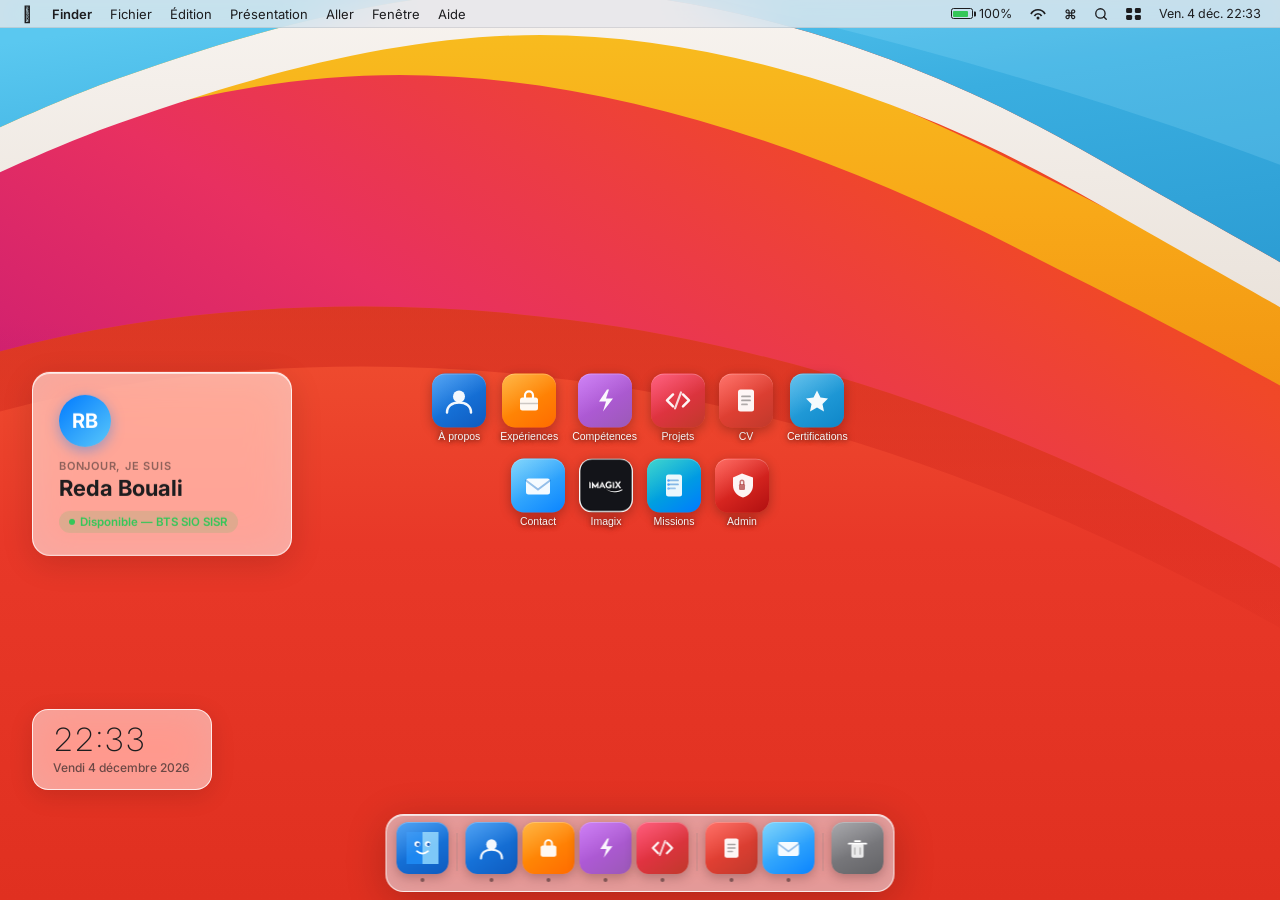
<file: index.html>
<!DOCTYPE html>
<html lang="fr" data-theme="light" data-accent="indigo" data-size="md" data-font="sf">
<head>
  <meta charset="UTF-8">
  <meta name="viewport" content="width=device-width, initial-scale=1.0">
  <meta name="description" content="Portfolio de Reda Bouali — BTS SIO SISR">
  <title>Reda Bouali — Portfolio macOS</title>
  <script>
    (function(){
      var t=localStorage.getItem('theme')||'light',a=localStorage.getItem('accent')||'indigo',
          s=localStorage.getItem('size')||'md',f=localStorage.getItem('font')||'sf',r=document.documentElement;
      r.setAttribute('data-theme',t);r.setAttribute('data-accent',a);
      r.setAttribute('data-size',s);r.setAttribute('data-font',f);
    })();
  </script>
  <link rel="preconnect" href="https://fonts.googleapis.com">
  <link rel="preconnect" href="https://fonts.gstatic.com" crossorigin>
  <link href="https://fonts.googleapis.com/css2?family=Inter:wght@300;400;500;600;700&display=swap" rel="stylesheet">
  <style>
    /* ════════════════════════════════════════════════════
       BASE
    ════════════════════════════════════════════════════ */
    *, *::before, *::after { box-sizing: border-box; margin: 0; padding: 0; }
    html, body { height: 100%; overflow: hidden;
      font-family: -apple-system, BlinkMacSystemFont, 'SF Pro Text', 'Inter', sans-serif;
      -webkit-font-smoothing: antialiased; }
    :root { --accent: #007AFF; }
    [data-accent="indigo"] { --accent: #007AFF; }
    [data-accent="cyan"]   { --accent: #06B6D4; }
    [data-accent="amber"]  { --accent: #F59E0B; }

    /* ════════════════════════════════════════════════════
       WALLPAPER — SVG inline (Sonoma inspired)
    ════════════════════════════════════════════════════ */
    .wallpaper {
      position: fixed; inset: 0; z-index: 0;
      overflow: hidden;
    }
    .wallpaper svg {
      width: 100%; height: 100%;
      object-fit: cover;
    }
    /* Dark wallpaper overlay */
    [data-theme="dark"] .wallpaper-dark-overlay {
      position: absolute; inset: 0;
      background: rgba(5, 8, 18, 0.72);
      z-index: 1;
    }
    [data-theme="light"] .wallpaper-dark-overlay { display: none; }

    /* ════════════════════════════════════════════════════
       DESKTOP CONTAINER
    ════════════════════════════════════════════════════ */
    .macos-desktop {
      position: fixed; inset: 0;
      display: flex; flex-direction: column;
      z-index: 1;
    }

    /* ════════════════════════════════════════════════════
       MENU BAR — authentic macOS
    ════════════════════════════════════════════════════ */
    .menubar {
      height: 28px; flex-shrink: 0;
      display: flex; align-items: center; justify-content: space-between;
      padding: 0 12px;
      backdrop-filter: blur(16px) saturate(160%);
      -webkit-backdrop-filter: blur(16px) saturate(160%);
      position: relative; z-index: 200;
    }
    [data-theme="light"] .menubar {
      background: rgba(230, 230, 235, 0.82);
      border-bottom: 1px solid rgba(0,0,0,0.09);
    }
    [data-theme="dark"] .menubar {
      background: rgba(30, 30, 32, 0.82);
      border-bottom: 1px solid rgba(255,255,255,0.07);
    }

    .mb-l, .mb-r { display: flex; align-items: center; }
    .mb-l { gap: 0; }
    .mb-r { gap: 4px; }

    .mb-item {
      padding: 0 9px; height: 28px; display: flex; align-items: center;
      font-size: 13px; cursor: default; border-radius: 4px;
      transition: background 0.1s; white-space: nowrap; user-select: none;
      touch-action: manipulation;
    }
    .mb-item:hover { background: rgba(128,128,128,0.2); }
    [data-theme="light"] .mb-item { color: #1d1d1f; }
    [data-theme="dark"]  .mb-item { color: #f0f0f5; }
    .mb-apple { font-size: 16px; padding: 0 10px; }
    .mb-bold  { font-weight: 600; }

    /* Right-side status items */
    .mb-status {
      display: flex; align-items: center; gap: 2px;
      height: 28px; padding: 0 7px; border-radius: 4px;
      font-size: 12.5px; cursor: default;
      transition: background 0.1s; white-space: nowrap; user-select: none;
    }
    .mb-status:hover { background: rgba(128,128,128,0.2); }
    [data-theme="light"] .mb-status { color: #1d1d1f; }
    [data-theme="dark"]  .mb-status { color: #f0f0f5; }
    .mb-status svg { vertical-align: middle; }

    .mb-clock-full { font-size: 12.5px; font-variant-numeric: tabular-nums; }

    /* Battery bar */
    .battery-icon {
      display: inline-flex; align-items: center; gap: 2px;
    }
    .battery-body {
      width: 22px; height: 11px; border-radius: 2.5px;
      border: 1.5px solid currentColor; position: relative;
      display: flex; align-items: center; padding: 1.5px;
    }
    .battery-body::after {
      content: ''; position: absolute; right: -4px; top: 50%;
      transform: translateY(-50%);
      width: 2px; height: 5px; background: currentColor; border-radius: 0 1px 1px 0;
    }
    .battery-fill {
      height: 100%; background: #34C759; border-radius: 1px;
      width: 90%;
    }

    /* ════════════════════════════════════════════════════
       DESKTOP AREA
    ════════════════════════════════════════════════════ */
    .desktop {
      flex: 1; position: relative;
      display: flex; align-items: center; justify-content: center;
      padding-bottom: 90px;
      overflow: hidden;
    }

    /* ── Desktop icons — grille centrée, légèrement en hauteur ── */
    .desktop-icons {
      position: absolute;
      top: 50%; left: 50%;
      transform: translate(-50%, -58%);
      display: flex;
      flex-direction: row;
      flex-wrap: wrap;
      justify-content: center;
      align-items: flex-start;
      gap: 8px 6px;
      max-width: 440px;
      z-index: 10;
    }

    .dsk-icon {
      display: flex; flex-direction: column; align-items: center;
      gap: 3px; padding: 3px 4px; border-radius: 8px;
      background: none; border: none; cursor: pointer; text-decoration: none;
      transition: background 0.12s;
      touch-action: manipulation;
    }
    .dsk-icon:hover { background: rgba(100,130,200,0.22); }
    .dsk-icon:focus { outline: 2px solid rgba(100,150,255,0.6); outline-offset: 1px; }
    .dsk-icon-img {
      width: 54px; height: 54px; border-radius: 13px;
      display: flex; align-items: center; justify-content: center;
      font-size: 26px;
      box-shadow: 0 3px 12px rgba(0,0,0,0.28), 0 1px 0 rgba(255,255,255,0.25) inset;
      position: relative; overflow: hidden;
      transition: transform .2s cubic-bezier(.34,1.56,.64,1);
    }
    .dsk-icon-img::after {
      content: ''; position: absolute; inset: 0; border-radius: inherit;
      background: linear-gradient(150deg, rgba(255,255,255,.26) 0%, transparent 55%);
      pointer-events: none;
    }
    .dsk-icon-img.no-shine {
      box-shadow: 0 3px 12px rgba(0,0,0,0.28);
    }
    .dsk-icon-img.no-shine::after { display: none; }
    .dsk-icon:hover  .dsk-icon-img { transform: scale(1.08) translateY(-3px); }
    .dsk-icon:active .dsk-icon-img { transform: scale(.9); transition-duration:.07s; }

    .dsk-icon-label {
      font-size: 10.5px; text-align: center; max-width: 72px;
      word-break: break-word; line-height: 1.3;
      text-shadow: 0 1px 4px rgba(0,0,0,.55), 0 0 8px rgba(0,0,0,.4);
      color: #fff;
    }

    /* Stagger */
    .dsk-icon:nth-child(1)  { animation: dskIn .4s cubic-bezier(.34,1.56,.64,1) .05s both; }
    .dsk-icon:nth-child(2)  { animation: dskIn .4s cubic-bezier(.34,1.56,.64,1) .10s both; }
    .dsk-icon:nth-child(3)  { animation: dskIn .4s cubic-bezier(.34,1.56,.64,1) .15s both; }
    .dsk-icon:nth-child(4)  { animation: dskIn .4s cubic-bezier(.34,1.56,.64,1) .20s both; }
    .dsk-icon:nth-child(5)  { animation: dskIn .4s cubic-bezier(.34,1.56,.64,1) .25s both; }
    .dsk-icon:nth-child(6)  { animation: dskIn .4s cubic-bezier(.34,1.56,.64,1) .30s both; }
    .dsk-icon:nth-child(7)  { animation: dskIn .4s cubic-bezier(.34,1.56,.64,1) .35s both; }
    .dsk-icon:nth-child(8)  { animation: dskIn .4s cubic-bezier(.34,1.56,.64,1) .40s both; }
    .dsk-icon:nth-child(9)  { animation: dskIn .4s cubic-bezier(.34,1.56,.64,1) .45s both; }
    .dsk-icon:nth-child(10) { animation: dskIn .4s cubic-bezier(.34,1.56,.64,1) .50s both; }
    .dsk-icon:nth-child(11) { animation: dskIn .4s cubic-bezier(.34,1.56,.64,1) .55s both; }
    @keyframes dskIn {
      from { opacity:0; transform:scale(.6) translateY(10px); }
      to   { opacity:1; transform:scale(1) translateY(0); }
    }

    /* ── Profile / Hello widget (center-left) ─── */
    .hello-widget {
      position: absolute; left: 32px; top: 50%; transform: translateY(-50%);
      z-index: 10; max-width: calc(100% - 130px);
      animation: widgetIn .65s cubic-bezier(.34,1.56,.64,1) .1s both;
    }
    @keyframes widgetIn {
      from { opacity:0; transform:translateY(-40%) scale(.9); }
      to   { opacity:1; transform:translateY(-50%) scale(1); }
    }
    .hw-card {
      backdrop-filter: blur(22px) saturate(160%);
      -webkit-backdrop-filter: blur(22px) saturate(160%);
      border-radius: 18px; padding: 22px 26px; min-width: 260px;
    }
    [data-theme="light"] .hw-card {
      background: rgba(255,255,255,0.58);
      border: 1px solid rgba(255,255,255,0.82);
      box-shadow: 0 8px 32px rgba(0,0,0,0.14), 0 1px 0 rgba(255,255,255,.7) inset;
    }
    [data-theme="dark"] .hw-card {
      background: rgba(28,28,30,0.62);
      border: 1px solid rgba(255,255,255,0.09);
      box-shadow: 0 8px 32px rgba(0,0,0,.55);
    }
    .hw-avatar {
      width: 52px; height: 52px; border-radius: 50%; margin-bottom: 12px;
      background: linear-gradient(135deg,#007AFF,#5AC8FA);
      display: flex; align-items: center; justify-content: center;
      font-size: 20px; font-weight: 700; color: #fff;
      box-shadow: 0 4px 14px rgba(0,122,255,.4);
    }
    .hw-label { font-size: 11px; font-weight: 600; opacity: .5;
      text-transform: uppercase; letter-spacing: .07em; margin-bottom: 3px; }
    .hw-name  { font-size: 22px; font-weight: 700; margin-bottom: 8px; line-height:1.15; }
    .hw-badge {
      display: inline-flex; align-items: center; gap: 5px;
      font-size: 11.5px; font-weight: 600; padding: 4px 10px;
      border-radius: 20px; background: rgba(52,199,89,.15); color: #34C759;
    }
    .hw-dot { width:6px;height:6px;border-radius:50%;background:#34C759; }
    [data-theme="light"] .hw-label,
    [data-theme="light"] .hw-name  { color: #1d1d1f; }
    [data-theme="dark"]  .hw-label,
    [data-theme="dark"]  .hw-name  { color: #f5f5f7; }

    /* ── Clock widget ─── */
    .clock-widget {
      position: absolute; left: 32px; bottom: 110px; z-index: 10;
      backdrop-filter: blur(20px) saturate(160%);
      -webkit-backdrop-filter: blur(20px) saturate(160%);
      border-radius: 16px; padding: 14px 20px; min-width: 180px;
      animation: widgetIn2 .6s cubic-bezier(.34,1.56,.64,1) .3s both;
    }
    @keyframes widgetIn2 {
      from { opacity:0; transform:translateY(12px) scale(.9); }
      to   { opacity:1; transform:translateY(0) scale(1); }
    }
    [data-theme="light"] .clock-widget {
      background: rgba(255,255,255,.55); border: 1px solid rgba(255,255,255,.8);
      box-shadow: 0 6px 24px rgba(0,0,0,.12);
    }
    [data-theme="dark"] .clock-widget {
      background: rgba(28,28,30,.6); border: 1px solid rgba(255,255,255,.08);
      box-shadow: 0 6px 24px rgba(0,0,0,.5);
    }
    .cw-time { font-size: 32px; font-weight: 200; font-variant-numeric: tabular-nums; line-height: 1; margin-bottom: 4px; }
    .cw-date { font-size: 12px; font-weight: 500; opacity: .65; }
    [data-theme="light"] .cw-time,
    [data-theme="light"] .cw-date { color: #1d1d1f; }
    [data-theme="dark"]  .cw-time,
    [data-theme="dark"]  .cw-date { color: #f5f5f7; }

    /* ════════════════════════════════════════════════════
       SPOTLIGHT SEARCH
    ════════════════════════════════════════════════════ */
    .spotlight-overlay {
      position: fixed; inset: 0; z-index: 600;
      background: rgba(0,0,0,0.35);
      backdrop-filter: blur(4px);
      display: flex; align-items: flex-start; justify-content: center;
      padding-top: 120px;
      opacity: 0; pointer-events: none;
      transition: opacity .2s;
    }
    .spotlight-overlay.open { opacity: 1; pointer-events: all; }

    .spotlight-box {
      width: min(640px, 90vw);
      backdrop-filter: blur(28px) saturate(180%);
      -webkit-backdrop-filter: blur(28px) saturate(180%);
      border-radius: 14px; overflow: hidden;
      transform: scale(.94) translateY(-10px);
      transition: transform .22s cubic-bezier(.34,1.56,.64,1);
      box-shadow: 0 30px 80px rgba(0,0,0,.45);
    }
    [data-theme="light"] .spotlight-box {
      background: rgba(230,230,235,.88);
      border: 1px solid rgba(255,255,255,.75);
    }
    [data-theme="dark"] .spotlight-box {
      background: rgba(38,38,42,.92);
      border: 1px solid rgba(255,255,255,.1);
    }
    .spotlight-overlay.open .spotlight-box { transform: scale(1) translateY(0); }

    .spotlight-input-row {
      display: flex; align-items: center; padding: 14px 18px; gap: 10px;
    }
    .spotlight-icon { font-size: 18px; opacity: .7; flex-shrink: 0; }
    .spotlight-input {
      flex: 1; background: none; border: none; outline: none;
      font-size: 20px; font-weight: 300;
    }
    [data-theme="light"] .spotlight-input { color: #1d1d1f; }
    [data-theme="dark"]  .spotlight-input { color: #f5f5f7; }
    .spotlight-input::placeholder { opacity: .45; }

    .spotlight-sep {
      height: 1px; margin: 0 18px;
      background: rgba(128,128,128,.2);
    }

    .spotlight-results { padding: 10px 0; max-height: 320px; overflow-y: auto; }
    .spotlight-result {
      display: flex; align-items: center; gap: 12px;
      padding: 8px 18px; cursor: pointer;
      transition: background .1s; border-radius: 0;
    }
    .spotlight-result:hover,
    .spotlight-result.active {
      background: var(--accent);
    }
    .spotlight-result:hover .sr-title,
    .spotlight-result.active .sr-title { color: #fff; }
    .spotlight-result:hover .sr-sub,
    .spotlight-result.active .sr-sub   { color: rgba(255,255,255,.75); }

    .sr-icon {
      width: 36px; height: 36px; border-radius: 9px; flex-shrink: 0;
      display: flex; align-items: center; justify-content: center; font-size: 18px;
      box-shadow: 0 2px 6px rgba(0,0,0,.2);
    }
    .sr-title { font-size: 14px; font-weight: 600; }
    .sr-sub   { font-size: 11.5px; opacity: .6; margin-top: 1px; }
    [data-theme="light"] .sr-title { color: #1d1d1f; }
    [data-theme="dark"]  .sr-title { color: #f0f0f5; }
    [data-theme="light"] .sr-sub   { color: #1d1d1f; }
    [data-theme="dark"]  .sr-sub   { color: #f0f0f5; }

    .spotlight-footer {
      padding: 8px 18px;
      display: flex; align-items: center; justify-content: flex-end; gap: 6px;
      border-top: 1px solid rgba(128,128,128,.15);
    }
    .sf-hint { font-size: 11px; opacity: .5; }
    .sf-key {
      font-size: 10.5px; font-weight: 600; padding: 2px 5px; border-radius: 4px;
      background: rgba(128,128,128,.18); font-family: monospace;
    }
    [data-theme="light"] .sf-hint, [data-theme="light"] .sf-key { color: #1d1d1f; }
    [data-theme="dark"]  .sf-hint, [data-theme="dark"]  .sf-key { color: #f0f0f5; }

    /* ════════════════════════════════════════════════════
       CONTROL CENTER DROPDOWN
    ════════════════════════════════════════════════════ */
    .cc-panel {
      position: fixed; top: 34px; right: 10px; width: 300px; z-index: 400;
      backdrop-filter: blur(24px) saturate(180%);
      -webkit-backdrop-filter: blur(24px) saturate(180%);
      border-radius: 14px; padding: 14px;
      transform: scale(.9) translateY(-8px); opacity: 0; pointer-events: none;
      transition: transform .22s cubic-bezier(.34,1.56,.64,1), opacity .18s;
    }
    [data-theme="light"] .cc-panel {
      background: rgba(230,230,235,.88); border: 1px solid rgba(255,255,255,.75);
      box-shadow: 0 20px 60px rgba(0,0,0,.22);
    }
    [data-theme="dark"] .cc-panel {
      background: rgba(38,38,42,.92); border: 1px solid rgba(255,255,255,.09);
      box-shadow: 0 20px 60px rgba(0,0,0,.55);
    }
    .cc-panel.open { transform: scale(1) translateY(0); opacity:1; pointer-events:all; }

    .cc-grid { display: grid; grid-template-columns: 1fr 1fr; gap: 10px; margin-bottom: 10px; }
    .cc-tile {
      border-radius: 11px; padding: 12px 14px; cursor: pointer;
      transition: filter .15s;
    }
    [data-theme="light"] .cc-tile { background: rgba(255,255,255,.65); }
    [data-theme="dark"]  .cc-tile { background: rgba(60,60,65,.65); }
    .cc-tile:hover { filter: brightness(.92); }
    .cc-tile-icon { font-size: 18px; margin-bottom: 6px; }
    .cc-tile-label { font-size: 11.5px; font-weight: 600; opacity: .8; }
    [data-theme="light"] .cc-tile-label { color: #1d1d1f; }
    [data-theme="dark"]  .cc-tile-label { color: #f0f0f5; }
    .cc-tile-val { font-size: 11px; opacity: .55; margin-top: 2px; }
    [data-theme="light"] .cc-tile-val { color: #1d1d1f; }
    [data-theme="dark"]  .cc-tile-val { color: #f0f0f5; }
    .cc-tile.on .cc-tile-icon { color: var(--accent); }

    .cc-slider-row { margin-bottom: 8px; }
    .cc-slider-label { font-size: 11px; font-weight: 600; opacity:.6; margin-bottom:4px; display:flex; align-items:center; gap:6px; }
    [data-theme="light"] .cc-slider-label { color: #1d1d1f; }
    [data-theme="dark"]  .cc-slider-label { color: #f0f0f5; }
    .cc-slider { width: 100%; height: 5px; border-radius: 3px; appearance: none; -webkit-appearance: none; cursor: pointer; background: rgba(128,128,128,.3); outline: none; }
    .cc-slider::-webkit-slider-thumb { appearance:none;-webkit-appearance:none;width:16px;height:16px;border-radius:50%;background:#fff;box-shadow:0 1px 4px rgba(0,0,0,.35); }

    /* Settings (accent/size/font) embed in CC panel */
    .cc-section-title { font-size:10.5px;font-weight:700;text-transform:uppercase;letter-spacing:.06em;opacity:.4;margin:10px 0 6px; }
    [data-theme="light"] .cc-section-title { color:#1d1d1f; }
    [data-theme="dark"]  .cc-section-title { color:#f0f0f5; }
    .cc-row { display:flex;gap:7px;flex-wrap:wrap;margin-bottom:8px; }

    .adot { width:22px;height:22px;border-radius:50%;border:2.5px solid transparent;cursor:pointer;transition:transform .18s cubic-bezier(.34,1.56,.64,1); }
    .adot:hover { transform:scale(1.22); }
    .adot.indigo { background:#007AFF; }
    .adot.cyan   { background:#06B6D4; }
    .adot.amber  { background:#F59E0B; }
    [data-accent="indigo"] .adot.indigo,
    [data-accent="cyan"]   .adot.cyan,
    [data-accent="amber"]  .adot.amber { border-color: rgba(0,0,0,.4); transform:scale(1.1); }

    .sbtn,.fbtn {
      background:rgba(128,128,128,.14);border:1px solid rgba(128,128,128,.18);
      border-radius:7px;padding:3px 9px;font-size:11.5px;font-weight:500;cursor:pointer;
      transition:background .14s;
    }
    [data-theme="light"] .sbtn,[data-theme="light"] .fbtn { color:#1d1d1f; }
    [data-theme="dark"]  .sbtn,[data-theme="dark"]  .fbtn { color:#f0f0f5; }
    .sbtn:hover,.fbtn:hover { background:rgba(128,128,128,.25); }
    .sbtn.active,.fbtn.active { background:var(--accent);border-color:transparent;color:#fff; }

    /* ════════════════════════════════════════════════════
       RIGHT-CLICK CONTEXT MENU
    ════════════════════════════════════════════════════ */
    .ctx-menu {
      position: fixed; z-index: 800; min-width: 220px;
      border-radius: 10px; padding: 4px 0; overflow: hidden;
      backdrop-filter: blur(22px) saturate(160%);
      -webkit-backdrop-filter: blur(22px) saturate(160%);
      opacity: 0; pointer-events: none; transform: scale(.92);
      transition: opacity .14s, transform .16s cubic-bezier(.34,1.56,.64,1);
      box-shadow: 0 10px 40px rgba(0,0,0,.35), 0 0 0 .5px rgba(0,0,0,.15);
    }
    [data-theme="light"] .ctx-menu { background: rgba(240,240,245,.92); }
    [data-theme="dark"]  .ctx-menu { background: rgba(44,44,48,.94); }
    .ctx-menu.open { opacity:1; pointer-events:all; transform:scale(1); }

    .ctx-item {
      display: flex; align-items: center; gap: 10px;
      padding: 6px 14px; font-size: 13px; cursor: default;
      transition: background .08s;
    }
    [data-theme="light"] .ctx-item { color: #1d1d1f; }
    [data-theme="dark"]  .ctx-item { color: #f0f0f5; }
    .ctx-item:hover { background: var(--accent); color: #fff; }
    .ctx-item.disabled { opacity: .4; pointer-events: none; }
    .ctx-sep { height: 1px; margin: 3px 0; background: rgba(128,128,128,.2); }
    .ctx-icon { font-size: 14px; width: 18px; text-align: center; }
    .ctx-shortcut { margin-left: auto; font-size: 11px; opacity: .5; }

    /* ════════════════════════════════════════════════════
       DOCK
    ════════════════════════════════════════════════════ */
    .dock {
      position: fixed; bottom: 8px; left: 50%; transform: translateX(-50%);
      z-index: 200;
      display: flex; align-items: flex-end; gap: 5px;
      padding: 7px 10px 9px;
      border-radius: 18px;
      backdrop-filter: blur(24px) saturate(180%);
      -webkit-backdrop-filter: blur(24px) saturate(180%);
      animation: dockIn .6s cubic-bezier(.34,1.56,.64,1) .15s both;
    }
    [data-theme="light"] .dock {
      background: rgba(220,220,228,0.65);
      border: 1px solid rgba(255,255,255,.8);
      box-shadow: 0 8px 40px rgba(0,0,0,.22), 0 1px 0 rgba(255,255,255,.7) inset,
                  0 0 0 .5px rgba(0,0,0,.06);
    }
    [data-theme="dark"] .dock {
      background: rgba(40,40,44,.65);
      border: 1px solid rgba(255,255,255,.1);
      box-shadow: 0 8px 40px rgba(0,0,0,.55), 0 0 0 .5px rgba(255,255,255,.05);
    }
    @keyframes dockIn {
      from { opacity:0; transform:translateX(-50%) translateY(32px); }
      to   { opacity:1; transform:translateX(-50%) translateY(0); }
    }

    .dk-sep { width:1px; height:38px; align-self:center; margin:0 3px; background:rgba(128,128,128,.3); }

    .dk-btn {
      display: flex; flex-direction: column; align-items: center;
      background: none; border: none; cursor: pointer; text-decoration: none;
      position: relative; flex-shrink: 0;
      touch-action: manipulation;
    }
    .dk-icon {
      width: 52px; height: 52px; border-radius: 12px;
      display: flex; align-items: center; justify-content: center;
      font-size: 28px;
      box-shadow: 0 3px 12px rgba(0,0,0,.25), 0 1px 0 rgba(255,255,255,.25) inset;
      transition: transform .22s cubic-bezier(.34,1.56,.64,1);
      position: relative; overflow: hidden;
    }
    .dk-icon::after {
      content:''; position:absolute; inset:0; border-radius:inherit;
      background:linear-gradient(155deg,rgba(255,255,255,.24) 0%,transparent 55%);
      pointer-events:none;
    }
    /* Finder icon: special blue folder */
    .dk-finder { background: linear-gradient(155deg, #1D87F0, #0E5BBF); }
    .dk-trash   { background: linear-gradient(155deg, #8E8E93, #636366); }

    .dk-btn:hover .dk-icon { transform: translateY(-14px) scale(1.15); }
    .dk-btn:active .dk-icon { transform: translateY(-4px) scale(.9); transition-duration:.07s; }

    .dk-tip {
      position: absolute; bottom: calc(100% + 12px); left: 50%;
      transform: translateX(-50%) scale(.85);
      background: rgba(30,30,32,.92); color: #fff;
      font-size: 11px; font-weight: 600; padding: 4px 8px; border-radius: 6px;
      white-space: nowrap; opacity: 0; pointer-events: none;
      transition: opacity .13s, transform .17s cubic-bezier(.34,1.56,.64,1);
    }
    .dk-tip::after {
      content:''; position:absolute; top:100%; left:50%; transform:translateX(-50%);
      border:5px solid transparent; border-top-color:rgba(30,30,32,.92);
    }
    .dk-btn:hover .dk-tip { opacity:1; transform:translateX(-50%) scale(1); }

    .dk-dot { width:4px;height:4px;border-radius:50%;background:rgba(255,255,255,.6);margin-top:4px; }
    [data-theme="light"] .dk-dot { background: rgba(0,0,0,.4); }

    /* ════════════════════════════════════════════════════
       macOS WINDOW
    ════════════════════════════════════════════════════ */
    .mac-window {
      position: fixed;
      top: 44px; left: 50%; transform: translateX(-50%) scale(.94);
      width: min(92vw, 1120px);
      height: calc(100vh - 64px - 14px);
      z-index: 500;
      border-radius: 12px;
      display: flex; flex-direction: column;
      overflow: hidden;
      box-shadow:
        0 0 0 .5px rgba(0,0,0,.25),
        0 30px 80px rgba(0,0,0,.38),
        0 8px 24px rgba(0,0,0,.18);
      opacity: 0; pointer-events: none;
      transition: opacity .22s ease, transform .26s cubic-bezier(.34,1.15,.64,1);
      contain: layout style;
    }
    [data-theme="dark"] .mac-window {
      box-shadow: 0 0 0 .5px rgba(255,255,255,.1), 0 40px 100px rgba(0,0,0,.75), 0 12px 32px rgba(0,0,0,.4);
    }
    .mac-window.open {
      opacity:1; pointer-events:all; transform:translateX(-50%) scale(1);
    }
    .mac-window.minimizing {
      opacity:0; transform:translateX(-50%) scale(.05) translateY(70vh);
      transition: opacity .3s ease, transform .35s cubic-bezier(.55,.05,.67,.19);
    }
    .mac-window.maximized {
      top:28px; left:0; transform:none !important;
      width:100vw; height:calc(100vh - 28px); border-radius:0;
    }

    /* Window titlebar */
    .win-tb {
      height: 40px; flex-shrink: 0;
      display: flex; align-items: center;
      padding: 0 14px; position: relative;
      cursor: default;
    }
    [data-theme="light"] .win-tb {
      background: rgba(236,236,240,.95);
      border-bottom: 1px solid rgba(0,0,0,.1);
    }
    [data-theme="dark"] .win-tb {
      background: rgba(46,46,48,.98);
      border-bottom: 1px solid rgba(0,0,0,.5);
    }

    /* Traffic lights */
    .tl-grp { display:flex; gap:8px; align-items:center; z-index:2; }
    .tl {
      width:13px;height:13px;border-radius:50%;
      border:none;cursor:pointer;
      position:relative;transition:filter .1s;
    }
    .tl:hover { filter: brightness(.82); }
    .tl:active { transform:scale(.88); }
    .tl.red   { background:#FF5F57; box-shadow:0 0 0 .5px rgba(0,0,0,.12); }
    .tl.yel   { background:#FEBC2E; box-shadow:0 0 0 .5px rgba(0,0,0,.12); }
    .tl.grn   { background:#28C840; box-shadow:0 0 0 .5px rgba(0,0,0,.12); }
    .tl-grp:hover .tl::before { position:absolute;font-size:8px;font-weight:800;top:50%;left:50%;transform:translate(-50%,-50%);color:rgba(0,0,0,.6); }
    .tl-grp:hover .tl.red::before { content:'✕'; }
    .tl-grp:hover .tl.yel::before { content:'−'; font-size:10px; }
    .tl-grp:hover .tl.grn::before { content:'+'; font-size:9px; }

    .win-title-center {
      position:absolute; left:50%; transform:translateX(-50%);
      display:flex; align-items:center; gap:7px; max-width:40%;
    }
    .win-fav { font-size:15px; }
    .win-ttl { font-size:13px; font-weight:600; overflow:hidden; text-overflow:ellipsis; white-space:nowrap; }
    [data-theme="light"] .win-ttl { color:#3a3a3c; }
    [data-theme="dark"]  .win-ttl { color:#e8e8ed; }

    .win-nav { margin-left:auto; display:flex; gap:3px; z-index:2; }
    .win-nav-btn {
      background:none;border:none;cursor:pointer;
      width:28px;height:26px;border-radius:6px;
      display:flex;align-items:center;justify-content:center;
      font-size:17px;font-weight:300;line-height:1;
      transition:background .1s;
    }
    [data-theme="light"] .win-nav-btn { color:#3a3a3c; }
    [data-theme="dark"]  .win-nav-btn { color:#e8e8ed; }
    .win-nav-btn:hover { background:rgba(128,128,128,.18); }
    .win-nav-btn:disabled { opacity:.28; cursor:default; }

    .win-body { flex:1; position:relative; overflow:hidden; }
    [data-theme="light"] .win-body { background:#f2f2f7; }
    [data-theme="dark"]  .win-body { background:#1c1c1e; }

    .win-iframe { width:100%;height:100%;border:none;display:block; }

    .win-loader {
      position:absolute;inset:0;
      display:flex;align-items:center;justify-content:center;
      opacity:0;pointer-events:none;transition:opacity .18s;
    }
    [data-theme="light"] .win-loader { background:rgba(242,242,247,.75); }
    [data-theme="dark"]  .win-loader { background:rgba(28,28,30,.75); }
    .win-loader.show { opacity:1; }
    .spinner {
      width:30px;height:30px;border-radius:50%;
      border:2.5px solid rgba(128,128,128,.22);
      border-top-color:var(--accent);
      animation:spin .7s linear infinite;
    }
    @keyframes spin { to { transform:rotate(360deg); } }

    /* ════════════════════════════════════════════════════
       NOTIFICATION BADGE on dock icons
    ════════════════════════════════════════════════════ */
    .dk-badge {
      position:absolute;top:-3px;right:-3px;
      background:#FF3B30;color:#fff;
      font-size:9px;font-weight:700;
      width:15px;height:15px;border-radius:50%;
      display:flex;align-items:center;justify-content:center;
      border:1.5px solid rgba(0,0,0,.1);
      pointer-events:none;
    }

    /* ════════════════════════════════════════════════════
       RESPONSIVE
    ════════════════════════════════════════════════════ */
    @media (max-width: 768px) {
      .hello-widget { left:16px; }
      .hw-card { padding:16px 18px; }
      .desktop-icons { top:42%; gap:4px 3px; max-width:360px; }
      .dsk-icon-img { width:52px;height:52px;border-radius:12px;font-size:22px; }
      .clock-widget { display:none; }
      .mb-item.mb-hide-sm { display:none; }
    }
    @media (max-width: 540px) {
      .desktop-icons { display:none; }
      .dsk-icon-img { width:46px;height:46px;font-size:20px; }
      .dsk-icon-label { font-size:9.5px; }
      .dock { gap:3px; padding:5px 8px 7px; }
      .dk-icon { width:44px;height:44px;font-size:24px;border-radius:10px; }
    }

    /* ═══════════════════════════════════════════════
       SYSTÈME ADMIN
       ═══════════════════════════════════════════════ */
    #admin-overlay {
      position:fixed; inset:0; z-index:10000;
      background:rgba(0,0,0,.68); backdrop-filter:blur(24px) saturate(1.4);
      display:none; align-items:center; justify-content:center;
    }
    #admin-overlay.show { display:flex; }
    .admin-modal {
      background:rgba(20,20,22,.97); border:1px solid rgba(255,255,255,.13);
      border-radius:22px; padding:2rem 1.75rem; width:320px; max-width:90vw;
      box-shadow:0 40px 90px rgba(0,0,0,.85); color:#fff; text-align:center;
    }
    .admin-modal-icon {
      width:66px; height:66px; border-radius:18px; margin:0 auto 1.25rem;
      background:linear-gradient(145deg,#FF3B30,#B01010);
      display:flex; align-items:center; justify-content:center;
      box-shadow:0 10px 28px rgba(255,59,48,.45);
    }
    .admin-modal h2 { font-size:1.1rem; font-weight:700; margin:0 0 1.25rem; letter-spacing:-.01em; }
    .admin-modal input {
      width:100%; box-sizing:border-box; display:block;
      background:rgba(255,255,255,.08); border:1px solid rgba(255,255,255,.16);
      border-radius:10px; padding:.7rem 1rem; color:#fff; font-size:.9rem;
      margin-bottom:.7rem; outline:none; transition:border-color .2s;
    }
    .admin-modal input:focus { border-color:rgba(255,255,255,.42); }
    .admin-modal input::placeholder { color:rgba(255,255,255,.32); }
    .admin-modal-btn {
      width:100%; padding:.75rem; border:none; border-radius:10px;
      background:linear-gradient(145deg,#FF3B30,#B01010);
      color:#fff; font-size:.92rem; font-weight:600; cursor:pointer;
      margin-top:.2rem; transition:opacity .15s;
    }
    .admin-modal-btn:hover { opacity:.88; }
    .admin-error { color:#FF453A; font-size:.8rem; margin:.55rem 0 0; display:none; }

    /* ── Toolbar ──────────────────────────────────────────── */
    #admin-toolbar {
      position:fixed; top:32px; left:50%; transform:translateX(-50%);
      z-index:9000;
      background:rgba(16,16,18,.93); backdrop-filter:blur(22px) saturate(1.6);
      border:1px solid rgba(255,255,255,.11); border-radius:13px;
      padding:5px 8px; display:none; align-items:center; gap:4px;
      box-shadow:0 10px 40px rgba(0,0,0,.8); white-space:nowrap;
    }
    .adm-badge {
      color:#FF453A; font-size:.65rem; font-weight:800; letter-spacing:.05em;
      padding:3px 7px; background:rgba(255,69,58,.14); border-radius:6px; margin-right:3px;
    }
    .adm-sep { width:1px; height:18px; background:rgba(255,255,255,.13); margin:0 2px; }
    .adm-btn {
      background:rgba(255,255,255,.07); border:1px solid rgba(255,255,255,.12);
      border-radius:7px; color:rgba(255,255,255,.85); font-size:.7rem;
      padding:4px 9px; cursor:pointer; transition:background .15s;
    }
    .adm-btn:hover { background:rgba(255,255,255,.17); }
    .adm-btn.active { background:rgba(52,199,89,.18); border-color:rgba(52,199,89,.42); color:#34C759; }
    .adm-btn.adm-save { background:rgba(10,132,255,.16); border-color:rgba(10,132,255,.38); color:#5AC8FA; }
    .adm-btn.adm-save:hover { background:rgba(10,132,255,.3); }
    .adm-btn.adm-danger { color:#FF453A; border-color:rgba(255,69,58,.3); }
    .adm-btn.adm-danger:hover { background:rgba(255,69,58,.16); }

    /* ── Icon controls ─────────────────────────────────────── */
    body.admin-mode .dsk-icon { cursor:grab; }
    body.admin-mode .dsk-icon:active { cursor:grabbing; }
    .dsk-icon .adm-del {
      display:none; position:absolute; top:-5px; right:-5px;
      width:18px; height:18px; border-radius:50%;
      background:#FF3B30; border:2px solid #111; color:#fff;
      font-size:11px; line-height:14px; text-align:center; font-weight:700;
      cursor:pointer; z-index:5; pointer-events:all;
    }
    body.admin-mode .dsk-icon { position:relative; }
    body.admin-mode .dsk-icon .adm-del { display:block; }
    body.admin-mode .dsk-icon.adm-drag-over { outline:2px solid rgba(10,132,255,.7); outline-offset:3px; border-radius:15px; }

    /* ── Edit mode ──────────────────────────────────────────── */
    body.admin-edit-mode .win-iframe { outline:2px solid rgba(52,199,89,.55); outline-offset:-2px; }

    /* ── Add-icon modal ─────────────────────────────────────── */
    #add-icon-modal {
      position:fixed; inset:0; z-index:9998;
      background:rgba(0,0,0,.58); backdrop-filter:blur(14px);
      display:none; align-items:center; justify-content:center;
    }
    #add-icon-modal.show { display:flex; }
    .add-icon-box {
      background:rgba(20,20,22,.97); border:1px solid rgba(255,255,255,.13);
      border-radius:18px; padding:1.5rem; width:300px; max-width:90vw;
      color:#fff; box-shadow:0 24px 60px rgba(0,0,0,.85);
    }
    .add-icon-box h3 { margin:0 0 1rem; font-size:.92rem; font-weight:700; }
    .add-icon-box label { font-size:.72rem; color:rgba(255,255,255,.48); display:block; margin-bottom:3px; }
    .add-icon-box input, .add-icon-box select {
      width:100%; box-sizing:border-box;
      background:rgba(255,255,255,.08); border:1px solid rgba(255,255,255,.14);
      border-radius:8px; padding:.52rem .8rem; color:#fff; font-size:.85rem;
      margin-bottom:.75rem; outline:none;
    }
    .add-icon-box select option { background:#1c1c1e; color:#fff; }
    .aib-row { display:flex; gap:.5rem; }
    .aib-row button { flex:1; padding:.6rem; border-radius:8px; border:none; cursor:pointer; font-size:.83rem; font-weight:600; }
    .aib-cancel { background:rgba(255,255,255,.09); color:#fff; }
    .aib-confirm { background:#0A84FF; color:#fff; }

    /* ── Toast ──────────────────────────────────────────────── */
    #admin-toast {
      position:fixed; bottom:88px; left:50%; transform:translateX(-50%);
      background:rgba(18,18,20,.96); border:1px solid rgba(255,255,255,.13);
      border-radius:10px; padding:.52rem 1.2rem; color:rgba(255,255,255,.9);
      font-size:.78rem; z-index:9500; opacity:0; pointer-events:none;
      transition:opacity .25s; white-space:nowrap;
    }
    #admin-toast.show { opacity:1; }
  </style>
  <!-- iOS mobile interface — chargé uniquement si mobile détecté -->
  <script src="mobile-detect.js"></script>
</head>
<body>

<!-- ════════════════════ WALLPAPER SVG ════════════════════ -->
<div class="wallpaper" aria-hidden="true">
  <!-- SVG A: macOS Big Sur colorful waves (affiché en thème SOMBRE) -->
  <svg id="wallpaper-light" viewBox="0 0 1440 900" xmlns="http://www.w3.org/2000/svg"
       preserveAspectRatio="xMidYMid slice"
       style="width:100%;height:100%;position:absolute;inset:0;opacity:0;transition:opacity .6s;">
    <defs>
      <!-- Purple/pink/magenta base gradient (bottom-left) -->
      <linearGradient id="lBase" x1="0" y1="1" x2="1" y2="0" gradientUnits="objectBoundingBox">
        <stop offset="0%"   stop-color="#7B28C8"/>
        <stop offset="22%"  stop-color="#C41878"/>
        <stop offset="50%"  stop-color="#E83060"/>
        <stop offset="75%"  stop-color="#F04828"/>
        <stop offset="100%" stop-color="#E84018"/>
      </linearGradient>
      <!-- Red/coral band gradient -->
      <linearGradient id="lRed" x1="0" y1="0" x2="0" y2="1">
        <stop offset="0%"   stop-color="#F05030"/>
        <stop offset="40%"  stop-color="#E83828"/>
        <stop offset="100%" stop-color="#E03020"/>
      </linearGradient>
      <!-- Red band inner shadow -->
      <linearGradient id="lRedShadow" x1="0" y1="0" x2="0" y2="1">
        <stop offset="0%"   stop-color="#C82018" stop-opacity="0.5"/>
        <stop offset="100%" stop-color="#C82018" stop-opacity="0"/>
      </linearGradient>
      <!-- Orange/amber band -->
      <linearGradient id="lOrange" x1="0" y1="0" x2="0" y2="1">
        <stop offset="0%"   stop-color="#F8C020"/>
        <stop offset="50%"  stop-color="#F8A818"/>
        <stop offset="100%" stop-color="#F09010"/>
      </linearGradient>
      <!-- White/cream band -->
      <linearGradient id="lWhite" x1="0" y1="0" x2="0" y2="1">
        <stop offset="0%"   stop-color="#F8F4F0"/>
        <stop offset="100%" stop-color="#E8E0D8"/>
      </linearGradient>
      <!-- Blue sky gradient (top-right) -->
      <linearGradient id="lBlue" x1="0.3" y1="0" x2="1" y2="1" gradientUnits="objectBoundingBox">
        <stop offset="0%"   stop-color="#5AC8F0"/>
        <stop offset="40%"  stop-color="#3AAEE0"/>
        <stop offset="100%" stop-color="#2898D0"/>
      </linearGradient>
      <!-- Pink overflow at bottom-left -->
      <radialGradient id="lPink" cx="0%" cy="100%" r="65%" gradientUnits="objectBoundingBox">
        <stop offset="0%"   stop-color="#E020A0" stop-opacity="0.7"/>
        <stop offset="60%"  stop-color="#C01888" stop-opacity="0.35"/>
        <stop offset="100%" stop-color="#A01070" stop-opacity="0"/>
      </radialGradient>
    </defs>

    <!-- Base fill: purple → pink → red gradient -->
    <rect width="1440" height="900" fill="url(#lBase)"/>

    <!-- Pink bloom bottom-left -->
    <rect width="1440" height="900" fill="url(#lPink)"/>

    <!-- Large red/coral diagonal band (dominant center element) -->
    <!-- Bottom edge of red band -->
    <path d="
      M -10,380
      C 180,310  420,290  650,320
      C 850,345  1050,410  1250,510
      C 1360,565  1440,610  1450,640
      L 1450,900  L -10,900  Z
    " fill="url(#lRed)"/>

    <!-- Top edge of red band (inner shadow) -->
    <path d="
      M -10,380
      C 180,310  420,290  650,320
      C 850,345  1050,410  1250,510
      C 1360,565  1440,610  1450,640
      L 1450,700  C 1440,670  1360,625  1250,570
      C 1050,470  850,405  650,380
      C 420,350  180,370  -10,440  Z
    " fill="url(#lRedShadow)"/>

    <!-- Orange/amber strip -->
    <path d="
      M 480,-10
      C 680,-10  900,60   1120,175
      C 1280,255  1400,320  1450,355
      L 1450,440
      C 1400,405  1280,340  1120,260
      C 900,145   680,75   480,75
      C 320,75   160,120  -10,195
      L -10,115
      C 160,40   320,-5   480,-10  Z
    " fill="url(#lOrange)"/>

    <!-- White/cream strip -->
    <path d="
      M 620,-10
      C 800,-10  1000,55   1180,160
      C 1320,240  1420,295  1450,315
      L 1450,360
      C 1420,340  1320,285  1180,205
      C 1000,100  800,35   620,35
      C 480,35   330,75   180,130
      C 90,165   20,200  -10,220
      L -10,175
      C 20,155   90,120  180,85
      C 330,30   480,-10  620,-10  Z
    " fill="url(#lWhite)"/>

    <!-- Blue sky (top-right) -->
    <path d="
      M -10,0  L 1450,0  L 1450,315
      C 1420,295  1320,240  1180,160
      C 1000,55   800,-10  620,-10
      C 480,-10  330,30   180,85
      C 90,120   20,155  -10,175  Z
    " fill="url(#lBlue)"/>

    <!-- Subtle inner glow on blue -->
    <path d="
      M 800,0  L 1450,0  L 1450,200
      C 1350,160  1150,80   800,0  Z
    " fill="#A8E8FF" opacity="0.18"/>
  </svg>

  <!-- SVG B: dark navy/purple/crimson glow — NO blur filters (GPU-friendly) -->
  <svg id="wallpaper-dark" viewBox="0 0 1440 900" xmlns="http://www.w3.org/2000/svg"
       preserveAspectRatio="xMidYMid slice"
       style="width:100%;height:100%;position:absolute;inset:0;transition:opacity .6s;">
    <defs>
      <!-- Base: near-black -->
      <linearGradient id="dBase" x1="0" y1="0" x2="1" y2="1">
        <stop offset="0%"   stop-color="#010612"/>
        <stop offset="50%"  stop-color="#030a1e"/>
        <stop offset="100%" stop-color="#020510"/>
      </linearGradient>
      <!-- Top-right hot magenta bloom (radial, no blur needed) -->
      <radialGradient id="dMag" cx="1480" cy="-80" r="1050" gradientUnits="userSpaceOnUse">
        <stop offset="0%"   stop-color="#ff0a6c" stop-opacity="1"/>
        <stop offset="22%"  stop-color="#e8086a" stop-opacity="0.78"/>
        <stop offset="50%"  stop-color="#a00845" stop-opacity="0.38"/>
        <stop offset="80%"  stop-color="#500230" stop-opacity="0.08"/>
        <stop offset="100%" stop-color="#200015" stop-opacity="0"/>
      </radialGradient>
      <!-- Bottom-left purple-magenta (radial) -->
      <radialGradient id="dPur" cx="-80" cy="1000" r="980" gradientUnits="userSpaceOnUse">
        <stop offset="0%"   stop-color="#8a0890" stop-opacity="0.85"/>
        <stop offset="35%"  stop-color="#5a0870" stop-opacity="0.48"/>
        <stop offset="70%"  stop-color="#280440" stop-opacity="0.14"/>
        <stop offset="100%" stop-color="#000"    stop-opacity="0"/>
      </radialGradient>
      <!-- Bottom-right cobalt-violet (radial) -->
      <radialGradient id="dCob" cx="1520" cy="1010" r="1020" gradientUnits="userSpaceOnUse">
        <stop offset="0%"   stop-color="#0820e0" stop-opacity="0.78"/>
        <stop offset="35%"  stop-color="#0c18b0" stop-opacity="0.42"/>
        <stop offset="70%"  stop-color="#060840" stop-opacity="0.12"/>
        <stop offset="100%" stop-color="#000"    stop-opacity="0"/>
      </radialGradient>
      <!-- Diagonal pink streak (no blur — use wider gradient instead) -->
      <linearGradient id="dDiag" x1="0" y1="1" x2="1" y2="0">
        <stop offset="0%"   stop-color="#c0086a" stop-opacity="0"/>
        <stop offset="20%"  stop-color="#d0086a" stop-opacity="0.38"/>
        <stop offset="48%"  stop-color="#ff18b0" stop-opacity="0.52"/>
        <stop offset="75%"  stop-color="#d00878" stop-opacity="0.22"/>
        <stop offset="100%" stop-color="#a00850" stop-opacity="0"/>
      </linearGradient>
      <!-- Violet depth band -->
      <linearGradient id="dVio" x1="0" y1="0.3" x2="1" y2="0.7">
        <stop offset="0%"   stop-color="#2808a0" stop-opacity="0"/>
        <stop offset="45%"  stop-color="#4010c0" stop-opacity="0.3"/>
        <stop offset="100%" stop-color="#1808a0" stop-opacity="0"/>
      </linearGradient>
      <!-- Center vignette (radial) -->
      <radialGradient id="dVig" cx="720" cy="450" r="580" gradientUnits="userSpaceOnUse">
        <stop offset="0%"   stop-color="#020814" stop-opacity="0.42"/>
        <stop offset="100%" stop-color="#000"    stop-opacity="0"/>
      </radialGradient>
    </defs>

    <rect width="1440" height="900" fill="url(#dBase)"/>
    <rect width="1440" height="900" fill="url(#dCob)"/>
    <rect width="1440" height="900" fill="url(#dPur)"/>
    <rect width="1440" height="900" fill="url(#dMag)"/>
    <rect width="1440" height="900" fill="url(#dDiag)" opacity="0.78"/>
    <rect width="1440" height="900" fill="url(#dVio)"  opacity="0.68"/>
    <rect width="1440" height="900" fill="url(#dVig)"/>
  </svg>

  <div class="wallpaper-dark-overlay"></div>
</div>

<!-- ════════════════════ DESKTOP ════════════════════════ -->
<div class="macos-desktop">

  <!-- ── Menu Bar ─────────────────────────────────────── -->
  <div class="menubar">
    <div class="mb-l">
      <span class="mb-item mb-apple">&#xF8FF;</span>
      <span class="mb-item mb-bold">Finder</span>
      <span class="mb-item mb-hide-sm">Fichier</span>
      <span class="mb-item mb-hide-sm">Édition</span>
      <span class="mb-item mb-hide-sm">Présentation</span>
      <span class="mb-item mb-hide-sm">Aller</span>
      <span class="mb-item mb-hide-sm">Fenêtre</span>
      <span class="mb-item mb-hide-sm">Aide</span>
    </div>
    <div class="mb-r">
      <!-- Battery -->
      <span class="mb-status">
        <span class="battery-icon">
          <span class="battery-body"><span class="battery-fill"></span></span>
        </span>
        &nbsp;100%
      </span>
      <!-- WiFi -->
      <span class="mb-status">
        <svg width="16" height="12" viewBox="0 0 16 12" fill="currentColor">
          <path d="M8 8.5a1.5 1.5 0 110 3 1.5 1.5 0 010-3zm0-3.5a5 5 0 014.33 2.5l-1.5 1.06A3 3 0 005.17 8.56L3.67 7.5A5 5 0 018 5zm0-4a9 9 0 017.8 4.5l-1.5 1.06A7 7 0 001.7 6.56L.2 5.5A9 9 0 018 1z"/>
        </svg>
      </span>
      <!-- Bluetooth -->
      <span class="mb-status" style="font-size:13px; font-weight:600; letter-spacing:-.5px;">⌘</span>
      <!-- Spotlight -->
      <button class="mb-status" id="spotlight-btn" style="background:none;border:none;cursor:pointer;" aria-label="Spotlight">
        <svg width="14" height="14" viewBox="0 0 24 24" fill="none" stroke="currentColor" stroke-width="2.3" stroke-linecap="round">
          <circle cx="11" cy="11" r="8"/><line x1="21" y1="21" x2="16.65" y2="16.65"/>
        </svg>
      </button>
      <!-- Control Center -->
      <button class="mb-status" id="cc-btn" style="background:none;border:none;cursor:pointer;" aria-label="Centre de contrôle">
        <svg width="15" height="12" viewBox="0 0 16 13" fill="currentColor">
          <rect x="0" y="0"  width="6.5" height="5.5" rx="1.5"/>
          <rect x="9.5" y="0"  width="6.5" height="5.5" rx="1.5"/>
          <rect x="0" y="7.5" width="6.5" height="5.5" rx="1.5"/>
          <rect x="9.5" y="7.5" width="6.5" height="5.5" rx="1.5"/>
        </svg>
      </button>
      <!-- Date + Time -->
      <span class="mb-status mb-clock-full" id="mb-clock">Jeu. 22 juin &nbsp; 9:41</span>
    </div>
  </div>

  <!-- ── Desktop content ───────────────────────────────── -->
  <div class="desktop" id="desktop-area">

    <!-- Hello widget (left) -->
    <div class="hello-widget">
      <div class="hw-card">
        <div class="hw-avatar">RB</div>
        <p class="hw-label">Bonjour, je suis</p>
        <h1 class="hw-name">Reda Bouali</h1>
        <span class="hw-badge">
          <span class="hw-dot"></span>
          Disponible — BTS SIO SISR
        </span>
      </div>
    </div>

    <!-- Clock widget (bottom-left) -->
    <div class="clock-widget">
      <div class="cw-time" id="cw-time">9:41</div>
      <div class="cw-date" id="cw-date">Jeudi 22 juin 2026</div>
    </div>

    <!-- Desktop icons (right side, 2 columns, like macOS) -->
    <nav class="desktop-icons" aria-label="Icônes du bureau">

      <!-- À propos — person silhouette, blue -->
      <button class="dsk-icon" data-url="about.html" data-title="À propos" data-icon="👤" aria-label="À propos">
        <div class="dsk-icon-img" style="background:linear-gradient(145deg,#1D87F0,#0E5BBF)">
          <svg width="32" height="32" viewBox="0 0 32 32" fill="none"><circle cx="16" cy="12" r="6" fill="white" fill-opacity=".95"/><path d="M4 28c0-6.627 5.373-10 12-10s12 3.373 12 10" stroke="white" stroke-width="2.5" stroke-linecap="round" fill="none" opacity=".95"/></svg>
        </div>
        <span class="dsk-icon-label">À propos</span>
      </button>

      <!-- Expériences — briefcase, orange/gold -->
      <button class="dsk-icon" data-url="experiences.html" data-title="Expériences" data-icon="💼" aria-label="Expériences">
        <div class="dsk-icon-img" style="background:linear-gradient(145deg,#FF9F0A,#FF6B00)">
          <svg width="32" height="32" viewBox="0 0 32 32" fill="none"><rect x="7" y="13" width="18" height="13" rx="2.5" fill="white" fill-opacity=".95"/><path d="M12 13V11a4 4 0 0 1 8 0v2" stroke="white" stroke-width="2.2" stroke-linecap="round" fill="none"/><line x1="7" y1="19" x2="25" y2="19" stroke="rgba(0,0,0,.2)" stroke-width="1.5"/></svg>
        </div>
        <span class="dsk-icon-label">Expériences</span>
      </button>

      <!-- Compétences — circuit/gear, purple -->
      <button class="dsk-icon" data-url="skills.html" data-title="Compétences" data-icon="⚡" aria-label="Compétences">
        <div class="dsk-icon-img" style="background:linear-gradient(145deg,#BF5AF2,#9B59B6)">
          <svg width="32" height="32" viewBox="0 0 32 32" fill="none"><path d="M18 5L10 17h7l-3 10 10-13h-7l3-9z" fill="white" fill-opacity=".95"/></svg>
        </div>
        <span class="dsk-icon-label">Compétences</span>
      </button>

      <!-- Projets — code brackets, red/pink -->
      <button class="dsk-icon" data-url="projects.html" data-title="Projets" data-icon="🚀" aria-label="Projets">
        <div class="dsk-icon-img" style="background:linear-gradient(145deg,#FF2D55,#C0392B)">
          <svg width="32" height="32" viewBox="0 0 32 32" fill="none"><path d="M11 10L5 16l6 6" stroke="white" stroke-width="2.5" stroke-linecap="round" stroke-linejoin="round" fill="none" opacity=".95"/><path d="M21 10l6 6-6 6" stroke="white" stroke-width="2.5" stroke-linecap="round" stroke-linejoin="round" fill="none" opacity=".95"/><line x1="19" y1="8" x2="13" y2="24" stroke="white" stroke-width="2.2" stroke-linecap="round" opacity=".8"/></svg>
        </div>
        <span class="dsk-icon-label">Projets</span>
      </button>

      <!-- CV — document, red -->
      <button class="dsk-icon" data-url="cv.html" data-title="Curriculum Vitae" data-icon="📄" aria-label="CV">
        <div class="dsk-icon-img" style="background:linear-gradient(145deg,#FF453A,#C0392B)">
          <svg width="32" height="32" viewBox="0 0 32 32" fill="none"><rect x="8" y="5" width="16" height="22" rx="2.5" fill="white" fill-opacity=".95"/><line x1="12" y1="12" x2="20" y2="12" stroke="rgba(0,0,0,.35)" stroke-width="1.8" stroke-linecap="round"/><line x1="12" y1="16" x2="20" y2="16" stroke="rgba(0,0,0,.35)" stroke-width="1.8" stroke-linecap="round"/><line x1="12" y1="20" x2="17" y2="20" stroke="rgba(0,0,0,.3)" stroke-width="1.8" stroke-linecap="round"/></svg>
        </div>
        <span class="dsk-icon-label">CV</span>
      </button>

      <!-- Pix — star/badge, cyan -->
      <button class="dsk-icon" data-url="pix.html" data-title="Certifications" data-icon="🏅" aria-label="Certifications">
        <div class="dsk-icon-img" style="background:linear-gradient(145deg,#32ADE6,#0E86C8)">
          <svg width="32" height="32" viewBox="0 0 32 32" fill="none"><polygon points="16,6 19.5,13 27,14 21.5,19.5 23,27 16,23 9,27 10.5,19.5 5,14 12.5,13" fill="white" fill-opacity=".95"/></svg>
        </div>
        <span class="dsk-icon-label">Certifications</span>
      </button>

      <!-- Contact — envelope, teal -->
      <button class="dsk-icon" data-url="contact.html" data-title="Contact" data-icon="✉️" aria-label="Contact">
        <div class="dsk-icon-img" style="background:linear-gradient(145deg,#5AC8FA,#0A84FF)">
          <svg width="32" height="32" viewBox="0 0 32 32" fill="none"><rect x="4" y="9" width="24" height="16" rx="2.5" fill="white" fill-opacity=".95"/><path d="M4 11l12 9 12-9" stroke="rgba(0,100,200,.4)" stroke-width="2" stroke-linecap="round" fill="none"/></svg>
        </div>
        <span class="dsk-icon-label">Contact</span>
      </button>

      <!-- Imagix — logo officiel -->
      <button class="dsk-icon" data-url="imagix.html" data-title="Imagix" data-icon="🎬" aria-label="Imagix">
        <div class="dsk-icon-img no-shine" style="background:#111 url('imagix-icon-clean.png') center/cover no-repeat;padding:0;overflow:hidden;"></div>
        <span class="dsk-icon-label">Imagix</span>
      </button>

      <!-- Missions — checklist, teal/indigo -->
      <button class="dsk-icon" data-url="missions.html" data-title="Missions de stage" data-icon="📋" aria-label="Missions">
        <div class="dsk-icon-img" style="background:linear-gradient(145deg,#00C7BE,#007AFF)">
          <svg width="32" height="32" viewBox="0 0 32 32" fill="none">
            <rect x="8" y="5" width="16" height="22" rx="2.5" fill="white" fill-opacity=".92"/>
            <line x1="12" y1="11" x2="20" y2="11" stroke="rgba(0,100,200,.45)" stroke-width="1.7" stroke-linecap="round"/>
            <line x1="12" y1="15" x2="20" y2="15" stroke="rgba(0,100,200,.45)" stroke-width="1.7" stroke-linecap="round"/>
            <line x1="12" y1="19" x2="17" y2="19" stroke="rgba(0,100,200,.35)" stroke-width="1.7" stroke-linecap="round"/>
            <circle cx="10.5" cy="11" r="1.2" fill="#007AFF" fill-opacity=".7"/>
            <circle cx="10.5" cy="15" r="1.2" fill="#007AFF" fill-opacity=".7"/>
            <circle cx="10.5" cy="19" r="1.2" fill="#007AFF" fill-opacity=".5"/>
          </svg>
        </div>
        <span class="dsk-icon-label">Missions</span>
      </button>

      <!-- Admin ── bouclier, rouge -->
      <button class="dsk-icon" id="admin-dsk-btn" data-icon="🛡️" aria-label="Administration" style="position:relative">
        <div class="dsk-icon-img" style="background:linear-gradient(145deg,#FF3B30,#B01010)">
          <svg width="32" height="32" viewBox="0 0 32 32" fill="none">
            <path d="M16 4L7 8v8c0 5.5 4 10.6 10 12 6-1.4 10-6.5 10-12V8L16 4z" fill="white" fill-opacity=".95"/>
            <rect x="13" y="14.5" width="6" height="6" rx="1.2" fill="rgba(150,0,0,.55)"/>
            <path d="M14.3 14.5v-2a1.7 1.7 0 013.4 0v2" stroke="rgba(150,0,0,.55)" stroke-width="1.6" stroke-linecap="round" fill="none"/>
          </svg>
        </div>
        <span class="dsk-icon-label">Admin</span>
      </button>

    </nav>

  </div><!-- /.desktop -->

  <!-- ══ Control Center dropdown ══════════════════════ -->
  <div id="cc-panel" class="cc-panel" aria-hidden="true">
    <div class="cc-grid">
      <div class="cc-tile on" id="cc-wifi">
        <div class="cc-tile-icon">📶</div>
        <div class="cc-tile-label">Wi‑Fi</div>
        <div class="cc-tile-val">Connecté</div>
      </div>
      <div class="cc-tile on" id="cc-bt">
        <div class="cc-tile-icon" style="font-size:15px;font-weight:700;">⌘</div>
        <div class="cc-tile-label">Bluetooth</div>
        <div class="cc-tile-val">Activé</div>
      </div>
      <div class="cc-tile" id="cc-airdrop">
        <div class="cc-tile-icon">📡</div>
        <div class="cc-tile-label">AirDrop</div>
        <div class="cc-tile-val">Contacts seulement</div>
      </div>
      <div class="cc-tile" id="cc-theme-tile" style="cursor:pointer;">
        <div class="cc-tile-icon" id="cc-theme-icon">🌙</div>
        <div class="cc-tile-label">Thème sombre</div>
        <div class="cc-tile-val" id="cc-theme-val">Désactivé</div>
      </div>
    </div>
    <div class="cc-slider-row">
      <div class="cc-slider-label">☀️ Luminosité</div>
      <input type="range" class="cc-slider" min="0" max="100" value="80">
    </div>
    <div class="cc-slider-row">
      <div class="cc-slider-label">🔊 Volume</div>
      <input type="range" class="cc-slider" min="0" max="100" value="65">
    </div>
    <p class="cc-section-title">Apparence</p>
    <div class="cc-row">
      <button class="adot indigo" data-set-accent="indigo" aria-label="Indigo"></button>
      <button class="adot cyan"   data-set-accent="cyan"   aria-label="Cyan"></button>
      <button class="adot amber"  data-set-accent="amber"  aria-label="Ambre"></button>
    </div>
    <p class="cc-section-title">Taille du texte</p>
    <div class="cc-row">
      <button class="sbtn" data-set-size="sm">A<small>A</small></button>
      <button class="sbtn active" data-set-size="md">A</button>
      <button class="sbtn" data-set-size="lg"><big>A</big></button>
    </div>
    <p class="cc-section-title">Police</p>
    <div class="cc-row">
      <button class="fbtn active" data-set-font="sf">SF Pro</button>
      <button class="fbtn" data-set-font="manrope">Manrope</button>
      <button class="fbtn" data-set-font="mono">Mono</button>
    </div>
  </div>

  <!-- ══ Right-click context menu ═════════════════════ -->
  <div id="ctx-menu" class="ctx-menu" role="menu">
    <div class="ctx-item" id="ctx-new-folder"><span class="ctx-icon">📁</span>Nouveau dossier<span class="ctx-shortcut">⌘⇧N</span></div>
    <div class="ctx-item disabled"><span class="ctx-icon">📋</span>Coller<span class="ctx-shortcut">⌘V</span></div>
    <div class="ctx-sep"></div>
    <div class="ctx-item" id="ctx-wallpaper"><span class="ctx-icon">🖼</span>Modifier le fond d'écran…</div>
    <div class="ctx-item" id="ctx-theme"><span class="ctx-icon">🌙</span>Basculer mode sombre</div>
    <div class="ctx-sep"></div>
    <div class="ctx-item disabled"><span class="ctx-icon">ℹ️</span>À propos de ce Mac</div>
  </div>

  <!-- ══ Spotlight ═════════════════════════════════════ -->
  <div id="spotlight" class="spotlight-overlay" role="dialog" aria-label="Spotlight" aria-hidden="true">
    <div class="spotlight-box">
      <div class="spotlight-input-row">
        <span class="spotlight-icon">🔍</span>
        <input id="spotlight-input" class="spotlight-input" type="text" placeholder="Recherche Spotlight" autocomplete="off">
      </div>
      <div class="spotlight-sep"></div>
      <div class="spotlight-results" id="spotlight-results"></div>
      <div class="spotlight-footer">
        <span class="sf-hint">Ouvrir</span><span class="sf-key">↵</span>
        <span class="sf-hint" style="margin-left:8px">Naviguer</span><span class="sf-key">↑↓</span>
        <span class="sf-hint" style="margin-left:8px">Fermer</span><span class="sf-key">⎋</span>
      </div>
    </div>
  </div>

  <!-- ══ ADMIN : LOGIN MODAL ══════════════════════════════ -->
  <div id="admin-overlay">
    <div class="admin-modal">
      <div class="admin-modal-icon">
        <svg width="34" height="34" viewBox="0 0 32 32" fill="none">
          <path d="M16 3L6 7.5v8.5c0 5.8 4.2 11.2 10 12.6 5.8-1.4 10-6.8 10-12.6V7.5L16 3z" fill="white" fill-opacity=".95"/>
          <rect x="12.5" y="15" width="7" height="6.5" rx="1.4" fill="rgba(160,0,0,.55)"/>
          <path d="M14 15v-2.2a2 2 0 014 0V15" stroke="rgba(160,0,0,.55)" stroke-width="1.8" stroke-linecap="round" fill="none"/>
        </svg>
      </div>
      <h2>Accès Administrateur</h2>
      <input type="text" id="admin-user-input" placeholder="Identifiant" autocomplete="off"/>
      <input type="password" id="admin-pass-input" placeholder="Mot de passe"/>
      <button class="admin-modal-btn" id="admin-login-btn">Se connecter</button>
      <p class="admin-error" id="admin-error">Identifiants incorrects</p>
    </div>
  </div>

  <!-- ══ ADMIN : TOOLBAR ═══════════════════════════════════ -->
  <div id="admin-toolbar">
    <span class="adm-badge">🔑 SUPER ADMIN</span>
    <button class="adm-btn" id="adm-edit-btn" title="Activer l'édition de texte dans la fenêtre ouverte">✏️ Éditer</button>
    <button class="adm-btn" id="adm-upload-btn" title="Insérer une image dans la page ouverte">🖼️ Image</button>
    <div class="adm-sep"></div>
    <button class="adm-btn" id="adm-add-icon-btn" title="Ajouter une icône sur le bureau">＋ Icône</button>
    <div class="adm-sep"></div>
    <button class="adm-btn adm-save" id="adm-save-btn" title="Sauvegarder">💾 Sauvegarder</button>
    <button class="adm-btn adm-danger" id="adm-logout-btn" title="Quitter le mode admin">Déco</button>
  </div>

  <!-- ══ ADMIN : ADD-ICON MODAL ════════════════════════════ -->
  <div id="add-icon-modal">
    <div class="add-icon-box">
      <h3>Nouvelle icône de bureau</h3>
      <label>Nom affiché</label>
      <input type="text" id="aib-title" placeholder="Ex: GitHub"/>
      <label>URL cible (page locale ou lien externe)</label>
      <input type="text" id="aib-url" placeholder="Ex: projects.html ou https://…"/>
      <label>Couleur</label>
      <select id="aib-grad">
        <option value="blue">Bleu</option>
        <option value="orange">Orange</option>
        <option value="green">Vert</option>
        <option value="purple">Violet</option>
        <option value="red">Rouge</option>
        <option value="teal">Cyan</option>
        <option value="pink">Rose</option>
        <option value="gray">Gris</option>
      </select>
      <div class="aib-row">
        <button class="aib-cancel" id="aib-cancel">Annuler</button>
        <button class="aib-confirm" id="aib-confirm">Ajouter</button>
      </div>
    </div>
  </div>

  <!-- ══ ADMIN : TOAST ══════════════════════════════════════ -->
  <div id="admin-toast"></div>

  <!-- ══ macOS Window ═══════════════════════════════════ -->
  <div class="mac-window" id="mac-window" role="dialog" aria-modal="true">
    <div class="win-tb" id="win-tb">
      <div class="tl-grp">
        <button class="tl red"  id="tl-close" aria-label="Fermer"></button>
        <button class="tl yel"  id="tl-min"   aria-label="Réduire"></button>
        <button class="tl grn"  id="tl-max"   aria-label="Agrandir"></button>
      </div>
      <div class="win-title-center">
        <span class="win-fav" id="win-fav">📄</span>
        <span class="win-ttl" id="win-ttl">Portfolio</span>
      </div>
      <div class="win-nav">
        <button class="win-nav-btn" id="win-back"    disabled>‹</button>
        <button class="win-nav-btn" id="win-forward" disabled>›</button>
      </div>
    </div>
    <div class="win-body">
      <div class="win-loader" id="win-loader"><div class="spinner"></div></div>
      <iframe class="win-iframe" id="win-iframe" src="about:blank"
        sandbox="allow-same-origin allow-scripts allow-forms allow-popups allow-downloads"
        title="Contenu"></iframe>
    </div>
  </div>

  <!-- ══ Dock ══════════════════════════════════════════ -->
  <nav class="dock" aria-label="Dock">

    <!-- Finder -->
    <button class="dk-btn" id="dk-finder" aria-label="Finder">
      <span class="dk-tip">Finder</span>
      <div class="dk-icon dk-finder">
        <!-- Finder face SVG -->
        <svg width="32" height="32" viewBox="0 0 40 40" fill="none">
          <rect width="40" height="40" rx="9" fill="none"/>
          <!-- Left face (dark blue) -->
          <path d="M0 0 H20 V40 H0 Q0 40 0 40 V0 Z" fill="#1D87F0" rx="9"/>
          <!-- Right face (light blue) -->
          <path d="M20 0 H40 V40 H20 Z" fill="#7DC8F8"/>
          <!-- Rounded corners -->
          <rect width="40" height="40" rx="9" fill="none" stroke="none"/>
          <!-- Eyes -->
          <circle cx="13.5" cy="15" r="3.5" fill="#fff"/>
          <circle cx="26.5" cy="15" r="3.5" fill="#fff"/>
          <circle cx="14.5" cy="15.5" r="2" fill="#1a5db8"/>
          <circle cx="27.5" cy="15.5" r="2" fill="#1a5db8"/>
          <!-- Smile -->
          <path d="M13 24 Q20 30 27 24" stroke="#fff" stroke-width="2.2" fill="none" stroke-linecap="round"/>
        </svg>
      </div>
      <span class="dk-dot"></span>
    </button>

    <div class="dk-sep"></div>

    <button class="dk-btn" data-url="about.html" data-title="À propos" data-icon="👤" aria-label="À propos">
      <span class="dk-tip">À propos</span>
      <div class="dk-icon" style="background:linear-gradient(145deg,#1D87F0,#0E5BBF)"><svg width="28" height="28" viewBox="0 0 32 32" fill="none"><circle cx="16" cy="12" r="6" fill="white" fill-opacity=".95"/><path d="M4 28c0-6.627 5.373-10 12-10s12 3.373 12 10" stroke="white" stroke-width="2.5" stroke-linecap="round" fill="none" opacity=".95"/></svg></div>
      <span class="dk-dot"></span>
    </button>

    <button class="dk-btn" data-url="experiences.html" data-title="Expériences" data-icon="💼" aria-label="Expériences">
      <span class="dk-tip">Expériences</span>
      <div class="dk-icon" style="background:linear-gradient(145deg,#FF9F0A,#FF6B00)"><svg width="28" height="28" viewBox="0 0 32 32" fill="none"><rect x="7" y="13" width="18" height="13" rx="2.5" fill="white" fill-opacity=".95"/><path d="M12 13V11a4 4 0 0 1 8 0v2" stroke="white" stroke-width="2.2" stroke-linecap="round" fill="none"/></svg></div>
      <span class="dk-dot"></span>
    </button>

<button class="dk-btn" data-url="skills.html" data-title="Compétences" data-icon="⚡" aria-label="Compétences">
      <span class="dk-tip">Compétences</span>
      <div class="dk-icon" style="background:linear-gradient(145deg,#BF5AF2,#9B59B6)"><svg width="28" height="28" viewBox="0 0 32 32" fill="none"><path d="M18 5L10 17h7l-3 10 10-13h-7l3-9z" fill="white" fill-opacity=".95"/></svg></div>
      <span class="dk-dot"></span>
    </button>

    <button class="dk-btn" data-url="projects.html" data-title="Projets" data-icon="🚀" aria-label="Projets">
      <span class="dk-tip">Projets</span>
      <div class="dk-icon" style="background:linear-gradient(145deg,#FF2D55,#C0392B)"><svg width="28" height="28" viewBox="0 0 32 32" fill="none"><path d="M11 10L5 16l6 6" stroke="white" stroke-width="2.5" stroke-linecap="round" stroke-linejoin="round" fill="none" opacity=".95"/><path d="M21 10l6 6-6 6" stroke="white" stroke-width="2.5" stroke-linecap="round" stroke-linejoin="round" fill="none" opacity=".95"/><line x1="19" y1="8" x2="13" y2="24" stroke="white" stroke-width="2.2" stroke-linecap="round" opacity=".8"/></svg></div>
      <span class="dk-dot"></span>
    </button>

    <div class="dk-sep"></div>

    <button class="dk-btn" data-url="cv.html" data-title="Curriculum Vitae" data-icon="📄" aria-label="CV">
      <span class="dk-tip">CV</span>
      <div class="dk-icon" style="background:linear-gradient(145deg,#FF453A,#C0392B)"><svg width="28" height="28" viewBox="0 0 32 32" fill="none"><rect x="8" y="5" width="16" height="22" rx="2.5" fill="white" fill-opacity=".95"/><line x1="12" y1="12" x2="20" y2="12" stroke="rgba(0,0,0,.35)" stroke-width="1.8" stroke-linecap="round"/><line x1="12" y1="16" x2="20" y2="16" stroke="rgba(0,0,0,.35)" stroke-width="1.8" stroke-linecap="round"/><line x1="12" y1="20" x2="17" y2="20" stroke="rgba(0,0,0,.3)" stroke-width="1.8" stroke-linecap="round"/></svg></div>
      <span class="dk-dot"></span>
    </button>

    <button class="dk-btn" data-url="contact.html" data-title="Contact" data-icon="✉️" aria-label="Contact">
      <span class="dk-tip">Contact</span>
      <div class="dk-icon" style="background:linear-gradient(145deg,#5AC8FA,#0A84FF)"><svg width="28" height="28" viewBox="0 0 32 32" fill="none"><rect x="4" y="9" width="24" height="16" rx="2.5" fill="white" fill-opacity=".95"/><path d="M4 11l12 9 12-9" stroke="rgba(0,100,200,.4)" stroke-width="2" stroke-linecap="round" fill="none"/></svg></div>
      <span class="dk-dot"></span>
    </button>

    <div class="dk-sep"></div>

    <!-- Trash -->
    <button class="dk-btn" aria-label="Corbeille">
      <span class="dk-tip">Corbeille</span>
      <div class="dk-icon dk-trash"><svg width="28" height="28" viewBox="0 0 32 32" fill="none"><rect x="9" y="11" width="14" height="16" rx="2" fill="white" fill-opacity=".85"/><line x1="6" y1="11" x2="26" y2="11" stroke="white" stroke-width="2" stroke-linecap="round"/><path d="M13 8h6" stroke="white" stroke-width="2" stroke-linecap="round"/><line x1="13" y1="16" x2="13" y2="23" stroke="rgba(0,0,0,.25)" stroke-width="1.5" stroke-linecap="round"/><line x1="19" y1="16" x2="19" y2="23" stroke="rgba(0,0,0,.25)" stroke-width="1.5" stroke-linecap="round"/></svg></div>
      <span class="dk-dot" style="opacity:0"></span>
    </button>

  </nav>

</div><!-- /.macos-desktop -->

<script>
(function(){
  'use strict';

  var html = document.documentElement;
  function gp(k,d){ return localStorage.getItem(k)||d; }
  function sp(k,v){ localStorage.setItem(k,v); }

  /* ── Wallpaper theme switch ─────────────── */
  var wLight = document.getElementById('wallpaper-light');
  var wDark  = document.getElementById('wallpaper-dark');

  function applyTheme(t) {
    html.setAttribute('data-theme', t);
    sp('theme', t);
    // wLight=colorful waves→clair | wDark=dark navy→sombre
    wLight.style.opacity = t==='dark' ? '0' : '1';
    wDark.style.opacity  = t==='dark' ? '1' : '0';
    var ccIcon = document.getElementById('cc-theme-icon');
    var ccVal  = document.getElementById('cc-theme-val');
    if(ccIcon) ccIcon.textContent = t==='dark' ? '☀️' : '🌙';
    if(ccVal)  ccVal.textContent  = t==='dark' ? 'Activé' : 'Désactivé';
    // sync iframe
    try {
      var ifd = document.getElementById('win-iframe');
      if(ifd&&ifd.contentDocument) ifd.contentDocument.documentElement.setAttribute('data-theme',t);
    } catch(e){}
  }
  // Init wallpaper
  (function(){
    var t = gp('theme','light');
    wLight.style.opacity = t==='dark' ? '0' : '1';
    wDark.style.opacity  = t==='dark' ? '1' : '0';
    wDark.style.transition = 'opacity .6s';
    wLight.style.transition = 'opacity .6s';
  })();

  /* ── Control Center ─────────────────────── */
  var ccBtn   = document.getElementById('cc-btn');
  var ccPanel = document.getElementById('cc-panel');
  ccBtn.addEventListener('click', function(e){
    e.stopPropagation();
    var open = ccPanel.classList.toggle('open');
    ccPanel.setAttribute('aria-hidden', String(!open));
    closeSpotlight();
  });

  /* CC theme tile */
  document.getElementById('cc-theme-tile').addEventListener('click', function(){
    var t = html.getAttribute('data-theme')==='dark' ? 'light' : 'dark';
    applyTheme(t);
  });

  /* ── Accent ─────────────────────────────── */
  document.querySelectorAll('[data-set-accent]').forEach(function(b){
    b.addEventListener('click', function(){
      var a = this.getAttribute('data-set-accent');
      html.setAttribute('data-accent',a); sp('accent',a);
    });
  });

  /* ── Size ───────────────────────────────── */
  function syncSize(s){
    document.querySelectorAll('.sbtn').forEach(function(b){
      b.classList.toggle('active', b.getAttribute('data-set-size')===s);
    });
  }
  syncSize(gp('size','md'));
  document.querySelectorAll('[data-set-size]').forEach(function(b){
    b.addEventListener('click', function(){
      var s=this.getAttribute('data-set-size');
      html.setAttribute('data-size',s);sp('size',s);syncSize(s);
    });
  });

  /* ── Font ───────────────────────────────── */
  function syncFont(f){
    document.querySelectorAll('.fbtn').forEach(function(b){
      b.classList.toggle('active', b.getAttribute('data-set-font')===f);
    });
  }
  syncFont(gp('font','sf'));
  document.querySelectorAll('[data-set-font]').forEach(function(b){
    b.addEventListener('click', function(){
      var f=this.getAttribute('data-set-font');
      html.setAttribute('data-font',f);sp('font',f);syncFont(f);
    });
  });

  /* ── Live clock ─────────────────────────── */
  var DAYS   = ['Dim.','Lun.','Mar.','Mer.','Jeu.','Ven.','Sam.'];
  var MONTHS = ['janv.','févr.','mars','avr.','mai','juin','juil.','août','sept.','oct.','nov.','déc.'];
  var MONTHS_LONG = ['janvier','février','mars','avril','mai','juin','juillet','août','septembre','octobre','novembre','décembre'];
  var mbClock = document.getElementById('mb-clock');
  var cwTime  = document.getElementById('cw-time');
  var cwDate  = document.getElementById('cw-date');
  var _lastMin = -1;
  function tick(){
    var n=new Date();
    var mi=n.getMinutes();
    if(mi === _lastMin) return; // no change — skip DOM update
    _lastMin = mi;
    var d=n.getDay(), dd=n.getDate(), mo=n.getMonth(), h=n.getHours();
    var timeStr = (h<10?'0':'')+h+':'+(mi<10?'0':'')+mi;
    if(mbClock) mbClock.textContent = DAYS[d]+' '+dd+' '+MONTHS[mo]+'  '+timeStr;
    if(cwTime)  cwTime.textContent  = timeStr;
    if(cwDate)  cwDate.textContent  = DAYS[d].replace('.','')+'di '+dd+' '+MONTHS_LONG[mo]+' '+n.getFullYear();
  }
  tick();
  // Run every 10s for responsiveness but skip DOM update if minute unchanged
  setInterval(tick, 10000);

  /* ── Spotlight ──────────────────────────── */
  var spotlightEl    = document.getElementById('spotlight');
  var spotlightInput = document.getElementById('spotlight-input');
  var spotlightRes   = document.getElementById('spotlight-results');
  var spotBtn        = document.getElementById('spotlight-btn');

  var APPS = [
    { url:'about.html',           title:'À propos',          icon:'👤', grad:'linear-gradient(145deg,#007AFF,#5AC8FA)', sub:'Profil, formations, centres d\'intérêt' },
    { url:'experiences.html',     title:'Expériences',        icon:'💼', grad:'linear-gradient(145deg,#FF9500,#FFCC00)', sub:'Stages, missions professionnelles' },
    { url:'skills.html',          title:'Compétences',        icon:'⚡', grad:'linear-gradient(145deg,#AF52DE,#BF5AF2)', sub:'Réseaux, cybersécurité, systèmes, cloud' },
    { url:'projects.html',        title:'Projets',            icon:'🚀', grad:'linear-gradient(145deg,#FF2D55,#FF6B6B)', sub:'OPNsense, Zabbix, AD, n8n, Portfolio' },
    { url:'cv.html',              title:'CV',                 icon:'📄', grad:'linear-gradient(145deg,#FF3B30,#FF453A)', sub:'Curriculum vitae PDF' },
    { url:'pix.html',             title:'Certifications',  icon:'🏅', grad:'linear-gradient(145deg,#5AC8FA,#32ADE6)', sub:'Pix · ANSSI SecNumAcadémie' },
    { url:'contact.html',         title:'Contact',            icon:'✉️', grad:'linear-gradient(145deg,#30D158,#34C759)', sub:'Alternance, stage, opportunités' },
    { url:'missions.html',        title:'Missions de stage',  icon:'📋', grad:'linear-gradient(145deg,#00C7BE,#007AFF)',  sub:'OPNsense, GLPI, Zabbix, ClickUp, réseau' },
    { url:'imagix.html',          title:'Imagix',             icon:'🎬', grad:'linear-gradient(145deg,#C0392B,#7B0A0A)',  sub:'Présentation de l\'entreprise — cinéma Belgique' },
  ];

  function openSpotlight(){
    spotlightEl.classList.add('open');
    spotlightEl.setAttribute('aria-hidden','false');
    spotlightInput.value='';
    renderSpotlight('');
    setTimeout(function(){ spotlightInput.focus(); }, 80);
    closeCCPanel();
  }
  function closeSpotlight(){
    spotlightEl.classList.remove('open');
    spotlightEl.setAttribute('aria-hidden','true');
  }

  // Spotlight: single delegated click listener (no per-item listeners)
  spotlightRes.addEventListener('click', function(e){
    var r = e.target.closest('.spotlight-result');
    if(!r) return;
    openWindow(r.dataset.url, r.dataset.title, r.dataset.icon);
    closeSpotlight();
  });

  function renderSpotlight(q){
    q = q.toLowerCase().trim();
    var results = q ? APPS.filter(function(a){
      return a.title.toLowerCase().includes(q)||a.sub.toLowerCase().includes(q);
    }) : APPS;
    spotlightRes.innerHTML = results.map(function(a,i){
      return '<div class="spotlight-result'+(i===0?' active':'')+'" data-url="'+a.url+'" data-title="'+a.title+'" data-icon="'+a.icon+'" tabindex="-1">'
        +'<div class="sr-icon" style="background:'+a.grad+'">'+a.icon+'</div>'
        +'<div><div class="sr-title">'+a.title+'</div><div class="sr-sub">'+a.sub+'</div></div>'
        +'</div>';
    }).join('');
  }

  spotBtn.addEventListener('click', function(e){ e.stopPropagation(); openSpotlight(); });
  spotlightInput.addEventListener('input', function(){ renderSpotlight(this.value); });

  // Keyboard nav in spotlight
  spotlightInput.addEventListener('keydown', function(e){
    var items = Array.from(spotlightRes.querySelectorAll('.spotlight-result'));
    var cur = spotlightRes.querySelector('.active');
    var idx = cur ? items.indexOf(cur) : 0;
    if(e.key==='ArrowDown'){ e.preventDefault(); if(cur) cur.classList.remove('active'); var next=items[Math.min(idx+1,items.length-1)]; if(next) next.classList.add('active'); }
    else if(e.key==='ArrowUp'){ e.preventDefault(); if(cur) cur.classList.remove('active'); var prev=items[Math.max(idx-1,0)]; if(prev) prev.classList.add('active'); }
    else if(e.key==='Enter'){
      var active=spotlightRes.querySelector('.active');
      if(active){ openWindow(active.dataset.url, active.dataset.title, active.dataset.icon); closeSpotlight(); }
    }
    else if(e.key==='Escape'){ closeSpotlight(); }
  });

  spotlightEl.addEventListener('click', function(e){ if(e.target===spotlightEl) closeSpotlight(); });

  // Cmd+Space
  document.addEventListener('keydown', function(e){
    if((e.metaKey||e.ctrlKey) && e.key==='k'){ e.preventDefault(); openSpotlight(); }
    if(e.key==='Escape'){
      closeSpotlight();
      closeCCPanel();
      closeCtxMenu();
    }
  });

  /* ── Close panels on outside click ─────── */
  function closeCCPanel(){ ccPanel.classList.remove('open'); ccPanel.setAttribute('aria-hidden','true'); }
  document.addEventListener('click', function(e){
    if(!ccPanel.contains(e.target)&&e.target!==ccBtn) closeCCPanel();
    closeCtxMenu();
  });

  /* ── Context menu ───────────────────────── */
  var ctxMenu = document.getElementById('ctx-menu');
  function closeCtxMenu(){ ctxMenu.classList.remove('open'); }

  document.getElementById('desktop-area').addEventListener('contextmenu', function(e){
    e.preventDefault();
    var x=e.clientX, y=e.clientY;
    var mw=230, mh=200;
    ctxMenu.style.left = Math.min(x, window.innerWidth-mw-10)+'px';
    ctxMenu.style.top  = Math.min(y, window.innerHeight-mh-10)+'px';
    ctxMenu.classList.add('open');
  });

  document.getElementById('ctx-theme').addEventListener('click', function(){
    var t = html.getAttribute('data-theme')==='dark' ? 'light' : 'dark';
    applyTheme(t); closeCtxMenu();
  });
  document.getElementById('ctx-wallpaper').addEventListener('click', function(){
    // cycle through wallpapers (just toggle theme for now)
    closeCtxMenu();
  });

  /* ══ WINDOW SYSTEM ═══════════════════════════════════ */
  var win       = document.getElementById('mac-window');
  var winTb     = document.getElementById('win-tb');
  var winIframe = document.getElementById('win-iframe');
  var winTtl    = document.getElementById('win-ttl');
  var winFav    = document.getElementById('win-fav');
  var winLoader = document.getElementById('win-loader');
  var btnClose  = document.getElementById('tl-close');
  var btnMin    = document.getElementById('tl-min');
  var btnMax    = document.getElementById('tl-max');
  var btnBack   = document.getElementById('win-back');
  var btnFwd    = document.getElementById('win-forward');

  var hist=[], hidx=-1, isMax=false, isMin=false;

  function _onIframeLoad(){
    winLoader.classList.remove('show');
    try{
      var id=winIframe.contentDocument||winIframe.contentWindow.document;
      if(!id||!id.head) return;
      if(!id.getElementById('_mac-injected')){
        var s=id.createElement('style');
        s.id='_mac-injected';
        s.textContent='.navbar{display:none!important;} .hero,.page-hero{padding-top:2.5rem!important;}';
        id.head.appendChild(s);
      }
      id.documentElement.setAttribute('data-theme', gp('theme','light'));
      id.documentElement.setAttribute('data-accent', gp('accent','indigo'));
      id.querySelectorAll('a[href]').forEach(function(a){
        var h=a.getAttribute('href');
        if(!h||h.startsWith('#')||h.startsWith('http')||h.endsWith('.pdf')) return;
        a.addEventListener('click',function(e){
          var pages=['about','experiences','skills','projects','cv','pix','contact','missions','imagix'];
          if(pages.some(function(p){return h.indexOf(p)>-1;})){
            e.preventDefault(); navTo(h, a.textContent.trim().split('\n')[0].trim(), '📄');
          }
        });
      });
    }catch(ex){}
  }
  winIframe.addEventListener('load', _onIframeLoad);

  function openWindow(url, title, icon){
    winTtl.textContent = title||url;
    winFav.textContent = icon||'📄';
    winLoader.classList.add('show');
    winIframe.src = url;
    win.classList.remove('minimizing');
    win.classList.add('open');
    isMin=false;
    hist=hist.slice(0,hidx+1);
    hist.push({url:url,title:title,icon:icon});
    hidx=hist.length-1;
    syncHist();
  }

  function navTo(url, title, icon){
    hist=hist.slice(0,hidx+1);
    hist.push({url:url,title:title||url,icon:icon||'📄'});
    hidx=hist.length-1;
    winTtl.textContent=title||url;
    winFav.textContent=icon||'📄';
    winLoader.classList.add('show');
    winIframe.src=url;
    syncHist();
  }

  function syncHist(){
    btnBack.disabled  = hidx<=0;
    btnFwd.disabled   = hidx>=hist.length-1;
  }

  btnClose.addEventListener('click',function(){
    win.classList.remove('open');
    setTimeout(function(){ winIframe.src='about:blank'; hist=[]; hidx=-1; syncHist(); },300);
  });
  btnMin.addEventListener('click',function(){
    win.classList.add('minimizing');
    setTimeout(function(){ win.classList.remove('open','minimizing'); isMin=true; },380);
  });
  btnMax.addEventListener('click',toggleMax);
  winTb.addEventListener('dblclick',toggleMax);
  function toggleMax(){
    if(isMax){ win.classList.remove('maximized'); isMax=false; }
    else { win.classList.add('maximized'); isMax=true; }
  }

  btnBack.addEventListener('click',function(){
    if(hidx>0){ hidx--; var h=hist[hidx]; winTtl.textContent=h.title; winFav.textContent=h.icon; winLoader.classList.add('show'); winIframe.src=h.url; syncHist(); }
  });
  btnFwd.addEventListener('click',function(){
    if(hidx<hist.length-1){ hidx++; var h=hist[hidx]; winTtl.textContent=h.title; winFav.textContent=h.icon; winLoader.classList.add('show'); winIframe.src=h.url; syncHist(); }
  });

  /* Drag — rAF throttled for smooth 60fps */
  var drag=false, dx=0, dy=0, sl=0, st=0, rafId=null, pendX=0, pendY=0;
  winTb.addEventListener('mousedown',function(e){
    if(e.target.classList.contains('tl')||e.target.classList.contains('win-nav-btn')) return;
    if(isMax) return;
    drag=true; dx=e.clientX; dy=e.clientY;
    var r=win.getBoundingClientRect(); sl=r.left; st=r.top;
    win.style.transition='none'; win.style.left=sl+'px'; win.style.top=st+'px'; win.style.transform='none';
    e.preventDefault();
  });
  document.addEventListener('mousemove',function(e){
    if(!drag) return;
    pendX = sl+e.clientX-dx;
    pendY = Math.max(28, st+e.clientY-dy);
    if(!rafId) rafId = requestAnimationFrame(function(){
      win.style.left = pendX+'px';
      win.style.top  = pendY+'px';
      rafId = null;
    });
  });
  document.addEventListener('mouseup',function(){
    if(drag){
      drag=false;
      if(rafId){ cancelAnimationFrame(rafId); rafId=null; }
      win.style.transition='';
    }
  });

  // Escape
  document.addEventListener('keydown',function(e){ if(e.key==='Escape'&&win.classList.contains('open')) btnClose.click(); });

  /* ── Desktop icon + Dock clicks (event delegation) ───── */
  window._openWindow = openWindow; // expose for dynamically added icons
  document.addEventListener('click', function(e){
    if(window._dskJustDragged) return; // don't open window right after a drag
    if(e.target.closest('.adm-del')) return; // handled by delete badge
    var btn = e.target.closest('.dsk-icon[data-url], .dk-btn[data-url]');
    if(!btn) return;
    var url=btn.dataset.url, title=btn.dataset.title, icon=btn.dataset.icon;
    if(!url) return;
    var ic=btn.querySelector('.dsk-icon-img,.dk-icon');
    if(ic){ ic.style.transform='scale(.82)'; setTimeout(function(){ ic.style.transform=''; },110); }
    if(isMin||!win.classList.contains('open')){ win.style.left=''; win.style.top=''; win.style.transform=''; hist=[]; hidx=-1; openWindow(url,title,icon); }
    else { navTo(url,title,icon); }
  });

  // Finder button — close window / go home
  document.getElementById('dk-finder').addEventListener('click',function(){
    if(win.classList.contains('open')) btnClose.click();
  });

  /* ── Dock magnification ──────────────────── */
  var dkBtns=Array.from(document.querySelectorAll('.dk-btn'));
  dkBtns.forEach(function(item,i){
    item.addEventListener('mouseenter',function(){
      dkBtns.forEach(function(it,j){
        var d=Math.abs(j-i), ic=it.querySelector('.dk-icon'); if(!ic) return;
        if(d===0) ic.style.transform='translateY(-14px) scale(1.22)';
        else if(d===1) ic.style.transform='translateY(-5px) scale(1.1)';
        else ic.style.transform='';
      });
    });
    item.addEventListener('mouseleave',function(){
      dkBtns.forEach(function(it){ var ic=it.querySelector('.dk-icon'); if(ic) ic.style.transform=''; });
    });
  });

})();
</script>

<!-- ═══════════════════════════════════════════════════════════
     SYSTÈME ADMIN — Portfolio Reda Bouali
     Login    : reda
     Password : reda2026  ← changez ADMIN_PASS pour modifier
     ═══════════════════════════════════════════════════════════ -->
<script>
(function(){
  /* ── Config ─────────────────────────────────────── */
  var ADMIN_USER = 'reda';
  var ADMIN_PASS = 'reda2026'; // ← Changez ici

  /* ── State ──────────────────────────────────────── */
  var adminLoggedIn = false;
  var editModeOn    = false;
  var dragSrc       = null;

  /* ── Utils ──────────────────────────────────────── */
  async function hashStr(s){
    var buf = await crypto.subtle.digest('SHA-256', new TextEncoder().encode(s));
    return [...new Uint8Array(buf)].map(function(x){ return x.toString(16).padStart(2,'0'); }).join('');
  }

  function showToast(msg, ms){
    var t = document.getElementById('admin-toast');
    if(!t) return;
    t.textContent = msg;
    t.classList.add('show');
    clearTimeout(t._tid);
    t._tid = setTimeout(function(){ t.classList.remove('show'); }, ms||2500);
  }

  /* ── Admin icon click → open login ─────────────── */
  var adminDskBtn = document.getElementById('admin-dsk-btn');
  if(adminDskBtn) adminDskBtn.addEventListener('click', function(e){
    e.stopPropagation(); // prevent window open
    if(adminLoggedIn){ showToast('🔑 Déjà connecté en mode Admin', 1500); return; }
    var overlay = document.getElementById('admin-overlay');
    if(overlay){ overlay.classList.add('show'); }
    setTimeout(function(){
      var u = document.getElementById('admin-user-input');
      if(u){ u.value=''; u.focus(); }
      var p = document.getElementById('admin-pass-input');
      if(p) p.value='';
      var err = document.getElementById('admin-error');
      if(err) err.style.display='none';
    }, 80);
  });

  /* ── Login ──────────────────────────────────────── */
  var loginBtn = document.getElementById('admin-login-btn');
  if(loginBtn) loginBtn.addEventListener('click', async function(){
    var user  = (document.getElementById('admin-user-input')||{}).value||'';
    var pass  = (document.getElementById('admin-pass-input')||{}).value||'';
    var err   = document.getElementById('admin-error');
    var hIn   = await hashStr(pass.trim());
    var hExp  = await hashStr(ADMIN_PASS);
    if(user.trim() === ADMIN_USER && hIn === hExp){
      if(err) err.style.display='none';
      document.getElementById('admin-overlay').classList.remove('show');
      enterAdminMode();
    } else {
      if(err){ err.textContent='Identifiants incorrects'; err.style.display='block'; }
    }
  });

  var passInput = document.getElementById('admin-pass-input');
  if(passInput) passInput.addEventListener('keydown', function(e){ if(e.key==='Enter' && loginBtn) loginBtn.click(); });

  // Click outside modal → close
  var overlay = document.getElementById('admin-overlay');
  if(overlay) overlay.addEventListener('click', function(e){ if(e.target===this) this.classList.remove('show'); });

  /* ── Enter admin mode ───────────────────────────── */
  function enterAdminMode(){
    adminLoggedIn = true;
    document.body.classList.add('admin-mode');
    var tb = document.getElementById('admin-toolbar');
    if(tb) tb.style.display='flex';
    // Add delete badges to existing icons
    document.querySelectorAll('.dsk-icon[data-url]').forEach(addDelBadge);
    // (drag already enabled for all icons by initDesktopDrag)
    showToast('🔑 Super Admin activé — glissez les icônes pour les déplacer', 3000);
  }

  /* ── Logout ─────────────────────────────────────── */
  var logoutBtn = document.getElementById('adm-logout-btn');
  if(logoutBtn) logoutBtn.addEventListener('click', function(){
    adminLoggedIn = false;
    editModeOn    = false;
    document.body.classList.remove('admin-mode','admin-edit-mode');
    var tb = document.getElementById('admin-toolbar');
    if(tb) tb.style.display='none';
    disableIframeEdit();
    var eb = document.getElementById('adm-edit-btn');
    if(eb) eb.classList.remove('active');
    showToast('Déconnecté du mode Admin', 1500);
  });

  /* ── Edit mode (contentEditable sur l'iframe) ───── */
  var editBtn = document.getElementById('adm-edit-btn');
  if(editBtn) editBtn.addEventListener('click', function(){
    editModeOn = !editModeOn;
    this.classList.toggle('active', editModeOn);
    document.body.classList.toggle('admin-edit-mode', editModeOn);
    if(editModeOn){ enableIframeEdit(); showToast('✏️ Édition activée — cliquez dans la fenêtre pour modifier', 3500); }
    else { disableIframeEdit(); }
  });

  function enableIframeEdit(){
    var iframe = document.getElementById('win-iframe');
    if(!iframe || !iframe.contentDocument || !iframe.contentDocument.body) return;
    try { iframe.contentDocument.body.contentEditable='true'; }catch(ex){}
  }

  function disableIframeEdit(){
    var iframe = document.getElementById('win-iframe');
    if(!iframe || !iframe.contentDocument || !iframe.contentDocument.body) return;
    try { iframe.contentDocument.body.contentEditable='false'; }catch(ex){}
  }

  // Re-enable edit mode when page navigates inside window
  var iframeEl = document.getElementById('win-iframe');
  if(iframeEl) iframeEl.addEventListener('load', function(){
    if(editModeOn) enableIframeEdit();
  });

  /* ── Save ───────────────────────────────────────── */
  var saveBtn = document.getElementById('adm-save-btn');
  if(saveBtn) saveBtn.addEventListener('click', function(){
    saveIconOrder();
    // Save current open page HTML
    var iframe = document.getElementById('win-iframe');
    if(iframe && iframe.contentDocument && iframe.src && iframe.src !== 'about:blank'){
      try {
        var pageName = iframe.src.split('/').pop().split('?')[0];
        localStorage.setItem('admin_page_'+pageName, iframe.contentDocument.documentElement.outerHTML);
      }catch(ex){}
    }
    showToast('✅ Disposition et contenu sauvegardés', 2500);
  });

  function saveIconOrder(){
    var order = [];
    document.querySelectorAll('.dsk-icon[data-url]').forEach(function(btn){
      order.push({ url: btn.dataset.url, title: btn.dataset.title });
    });
    localStorage.setItem('admin_icon_order', JSON.stringify(order));
  }

  /* ── Delete badge ───────────────────────────────── */
  function addDelBadge(btn){
    if(btn.querySelector('.adm-del')) return;
    var del = document.createElement('span');
    del.className = 'adm-del';
    del.textContent = '×';
    del.title = 'Supprimer';
    del.addEventListener('click', function(e){
      e.stopPropagation();
      if(confirm('Supprimer l\'icône "' + (btn.dataset.title||'') + '" du bureau ?')){
        btn.remove();
        saveIconOrder();
        showToast('Icône supprimée', 1500);
      }
    });
    btn.appendChild(del);
  }

  /* ── Drag-to-reorder (mouse, works without admin) ───── */
  window._dskJustDragged = false;
  function initDesktopDrag(){
    var cont = document.querySelector('.desktop-icons');
    if(!cont || cont._hasDrag) return;
    cont._hasDrag = true;

    var src=null, ghost=null, moving=false, rafId=null;
    var offX=0, offY=0, startX=0, startY=0;
    var pendX=0, pendY=0, pendMX=0, pendMY=0;

    // mousedown: only track if admin mode active — otherwise let click fire normally
    cont.addEventListener('mousedown', function(e){
      if(!document.body.classList.contains('admin-mode')) return;
      var btn = e.target.closest('.dsk-icon');
      if(!btn || e.target.closest('.adm-del')) return;
      src = btn; startX = e.clientX; startY = e.clientY; moving = false;
    });

    document.addEventListener('mousemove', function(e){
      if(!src) return;
      if(!moving){
        // 8px threshold — avoids triggering on normal clicks
        if(Math.abs(e.clientX-startX)<8 && Math.abs(e.clientY-startY)<8) return;
        moving = true;
        document.body.style.userSelect = 'none'; // prevent text selection during drag
        var r = src.getBoundingClientRect();
        offX = startX - r.left; offY = startY - r.top;
        ghost = src.cloneNode(true);
        var d = ghost.querySelector('.adm-del'); if(d) d.remove();
        ghost.style.cssText = 'position:fixed;z-index:9999;pointer-events:none;'
          +'width:'+r.width+'px;height:'+r.height+'px;'
          +'left:'+r.left+'px;top:'+r.top+'px;'
          +'opacity:.85;transform:scale(1.12);border-radius:14px;transition:none;';
        document.body.appendChild(ghost);
        src.style.opacity = '.2';
      }
      pendX = e.clientX - offX; pendY = e.clientY - offY;
      pendMX = e.clientX; pendMY = e.clientY;
      if(!rafId) rafId = requestAnimationFrame(function(){
        if(ghost){ ghost.style.left=pendX+'px'; ghost.style.top=pendY+'px'; }
        if(ghost) ghost.style.display='none';
        var el = document.elementFromPoint(pendMX, pendMY);
        if(ghost) ghost.style.display='';
        var t = el && el.closest('.dsk-icon');
        cont.querySelectorAll('.dsk-icon').forEach(function(b){ b.classList.remove('adm-drag-over'); });
        if(t && t!==src) t.classList.add('adm-drag-over');
        rafId = null;
      });
    });

    document.addEventListener('mouseup', function(e){
      if(!src) return;
      document.body.style.userSelect = '';
      if(rafId){ cancelAnimationFrame(rafId); rafId=null; }
      if(moving){
        if(ghost) ghost.style.display='none';
        var el = document.elementFromPoint(e.clientX, e.clientY);
        if(ghost){ ghost.style.display=''; ghost.remove(); ghost=null; }
        var t = el && el.closest('.dsk-icon');
        if(t && t!==src && t.parentNode===cont){
          var all = Array.from(cont.querySelectorAll('.dsk-icon'));
          var si=all.indexOf(src), ti=all.indexOf(t);
          if(si>-1 && ti>-1){
            if(si<ti) cont.insertBefore(src, t.nextSibling);
            else      cont.insertBefore(src, t);
          }
        }
        cont.querySelectorAll('.dsk-icon').forEach(function(b){ b.classList.remove('adm-drag-over'); });
        saveIconOrder();
        // Block the click that fires after mouseup (uses window scope — accessible from main IIFE)
        window._dskJustDragged = true;
        setTimeout(function(){ window._dskJustDragged = false; }, 250);
      }
      src.style.opacity=''; src=null; moving=false;
    });
  }

  /* ── Upload image ───────────────────────────────── */
  var uploadBtn = document.getElementById('adm-upload-btn');
  if(uploadBtn) uploadBtn.addEventListener('click', function(){
    var inp = document.createElement('input');
    inp.type='file'; inp.accept='image/*';
    inp.onchange = function(){
      var f = this.files[0]; if(!f) return;
      var rd = new FileReader();
      rd.onload = function(ev){
        var dataUrl = ev.target.result;
        var iframe  = document.getElementById('win-iframe');
        if(editModeOn && iframe && iframe.contentDocument && iframe.contentDocument.body){
          var img = iframe.contentDocument.createElement('img');
          img.src = dataUrl;
          img.style.cssText = 'max-width:100%;border-radius:8px;margin:1rem 0;display:block;cursor:pointer;';
          img.title = 'Double-cliquez pour supprimer';
          img.addEventListener('dblclick', function(){ img.remove(); });
          var sel = iframe.contentWindow.getSelection();
          if(sel && sel.rangeCount > 0){
            var r = sel.getRangeAt(0); r.collapse(false); r.insertNode(img);
          } else { iframe.contentDocument.body.appendChild(img); }
          showToast('🖼️ Image insérée — double-clic pour supprimer', 2500);
        } else {
          showToast('⚠️ Ouvrez une page et activez ✏️ Éditer avant d\'insérer une image', 3500);
        }
      };
      rd.readAsDataURL(f);
    };
    inp.click();
  });

  /* ── Add icon modal ─────────────────────────────── */
  var addIconBtn = document.getElementById('adm-add-icon-btn');
  if(addIconBtn) addIconBtn.addEventListener('click', function(){
    var m = document.getElementById('add-icon-modal');
    if(m) m.classList.add('show');
    ['aib-title','aib-url'].forEach(function(id){ var el=document.getElementById(id); if(el) el.value=''; });
  });

  var aibCancel = document.getElementById('aib-cancel');
  if(aibCancel) aibCancel.addEventListener('click', function(){
    document.getElementById('add-icon-modal').classList.remove('show');
  });

  var addIconModal = document.getElementById('add-icon-modal');
  if(addIconModal) addIconModal.addEventListener('click', function(e){ if(e.target===this) this.classList.remove('show'); });

  var aibConfirm = document.getElementById('aib-confirm');
  if(aibConfirm) aibConfirm.addEventListener('click', function(){
    var title = (document.getElementById('aib-title')||{}).value.trim();
    var url   = (document.getElementById('aib-url')||{}).value.trim();
    var grad  = (document.getElementById('aib-grad')||{}).value || 'blue';
    if(!title || !url){ alert('Veuillez remplir le nom et l\'URL'); return; }

    var grads = {
      blue:   'linear-gradient(145deg,#1D87F0,#0E5BBF)',
      orange: 'linear-gradient(145deg,#FF9F0A,#FF6B00)',
      green:  'linear-gradient(145deg,#34C759,#1A8A38)',
      purple: 'linear-gradient(145deg,#BF5AF2,#9B59B6)',
      red:    'linear-gradient(145deg,#FF3B30,#B01010)',
      teal:   'linear-gradient(145deg,#5AC8FA,#0A84FF)',
      pink:   'linear-gradient(145deg,#FF375F,#FF2D55)',
      gray:   'linear-gradient(145deg,#8E8E93,#505054)',
    };
    var svgContent = '<svg width="32" height="32" viewBox="0 0 32 32" fill="none"><rect x="8" y="5" width="16" height="22" rx="2.5" fill="white" fill-opacity=".95"/><rect x="11" y="10" width="10" height="1.5" rx=".75" fill="rgba(0,0,0,.2)"/><rect x="11" y="14" width="10" height="1.5" rx=".75" fill="rgba(0,0,0,.2)"/><rect x="11" y="18" width="7" height="1.5" rx=".75" fill="rgba(0,0,0,.2)"/></svg>';

    var btn = document.createElement('button');
    btn.className = 'dsk-icon';
    btn.dataset.url   = url;
    btn.dataset.title = title;
    btn.dataset.icon  = '📄';
    btn.setAttribute('aria-label', title);
    btn.innerHTML =
      '<div class="dsk-icon-img" style="background:' + (grads[grad]||grads.blue) + '">' + svgContent + '</div>' +
      '<span class="dsk-icon-label">' + title + '</span>';

    addDelBadge(btn);
    document.querySelector('.desktop-icons').appendChild(btn);
    document.getElementById('add-icon-modal').classList.remove('show');
    saveIconOrder();
    showToast('✅ Icône "' + title + '" ajoutée', 2000);
  });

  /* ── Init desktop drag (always, no admin required) ─ */
  initDesktopDrag();

  /* ── Restore saved icon order on load ───────────── */
  (function restoreIconOrder(){
    var saved = localStorage.getItem('admin_icon_order');
    if(!saved) return;
    try {
      var order = JSON.parse(saved);
      var nav   = document.querySelector('.desktop-icons');
      if(!nav) return;
      var map = {};
      nav.querySelectorAll('.dsk-icon[data-url]').forEach(function(b){ map[b.dataset.url]=b; });
      order.forEach(function(item){
        var b = map[item.url];
        if(b) nav.appendChild(b);
      });
    }catch(ex){}
  })();

})();
</script>
</body>
</html>
</file>
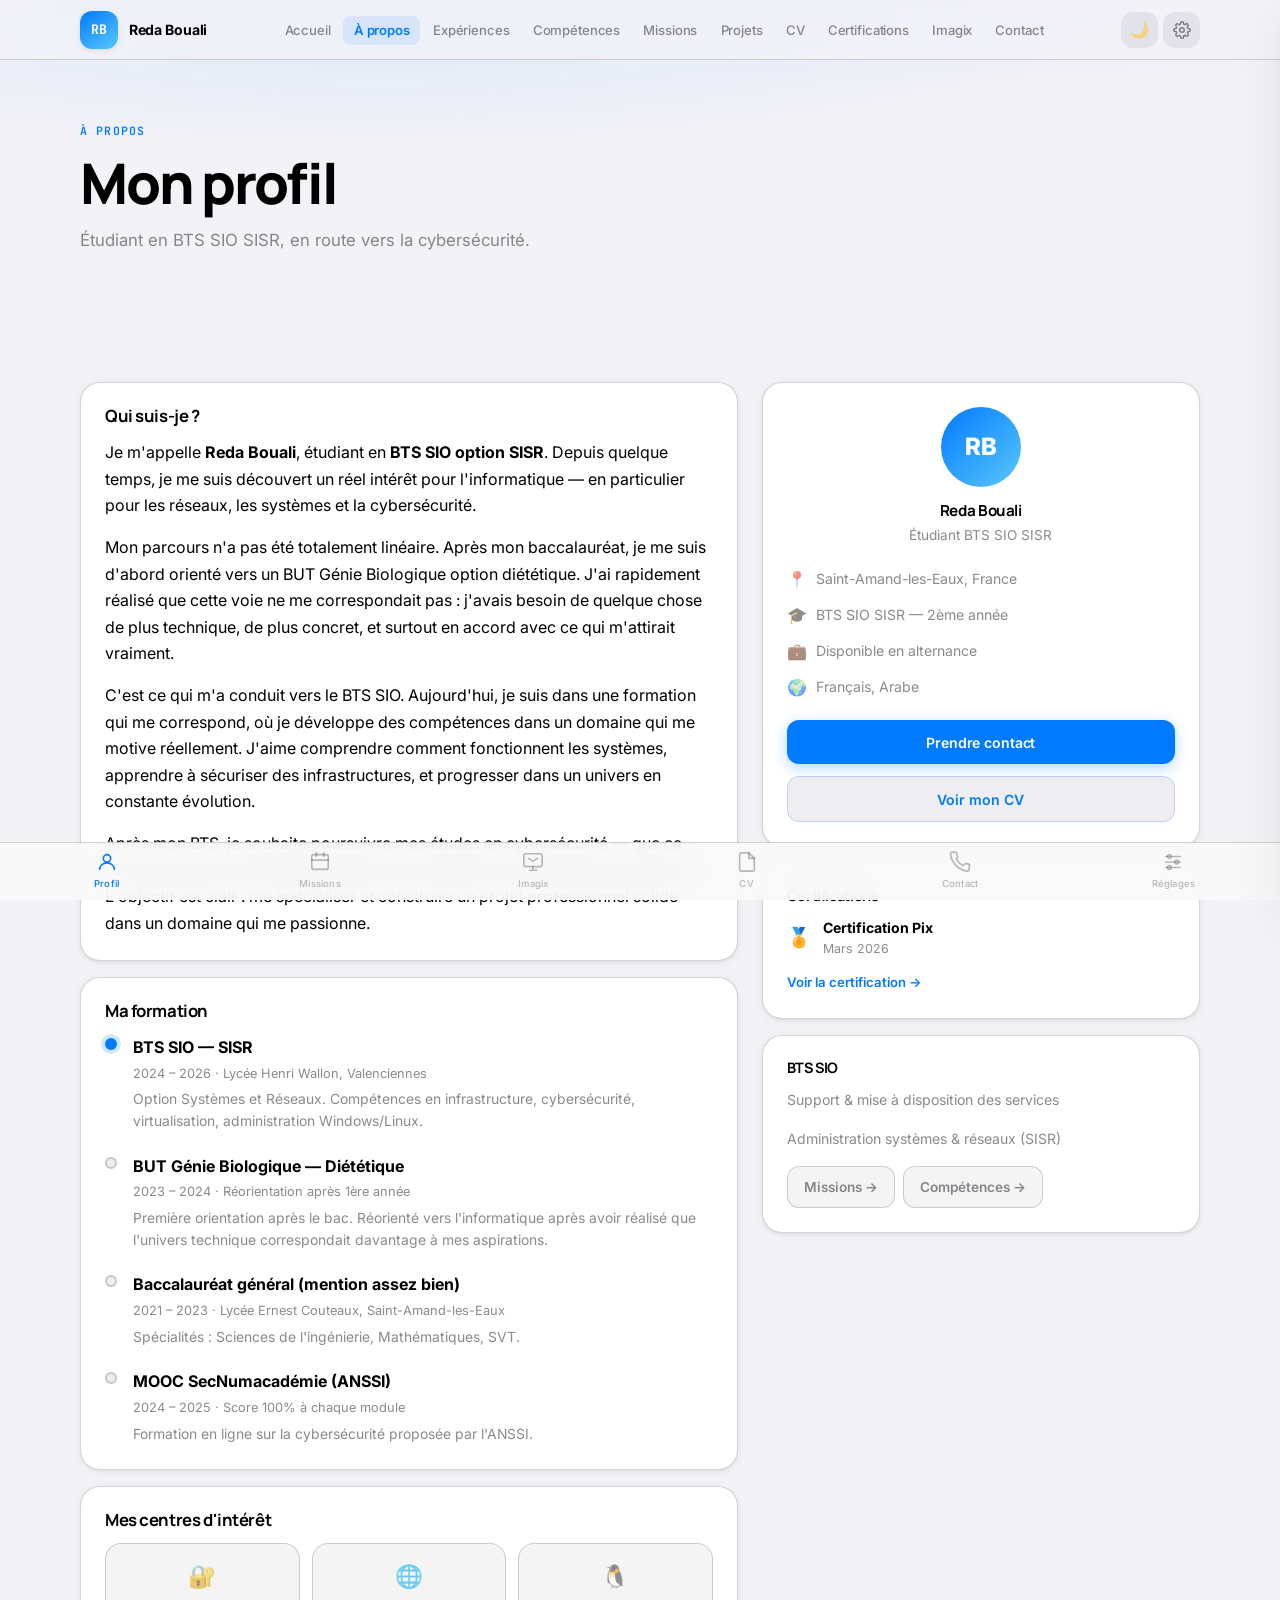
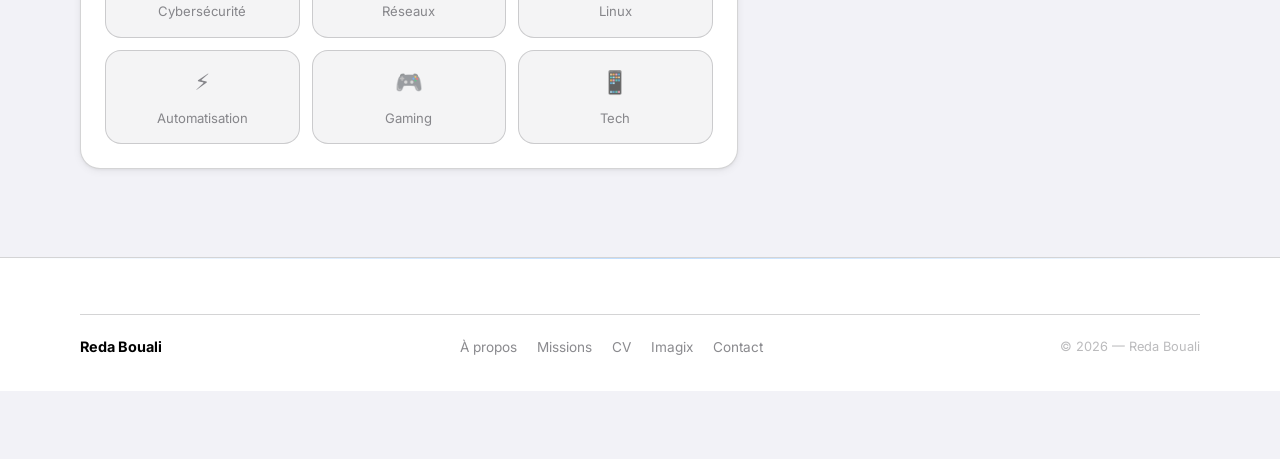
<file: about.html>
<!DOCTYPE html>
<html lang="fr" data-theme="light" data-accent="indigo" data-size="md" data-font="sf">
<head>
  <meta charset="UTF-8">
  <meta name="viewport" content="width=device-width, initial-scale=1.0">
  <meta name="description" content="À propos de Reda Bouali — étudiant BTS SIO SISR, formation, parcours et motivations.">
  <title>À propos | Reda Bouali — BTS SIO SISR</title>
  <script>
    (function(){var t=localStorage.getItem('theme')||'light',a=localStorage.getItem('accent')||'indigo',s=localStorage.getItem('size')||'md',f=localStorage.getItem('font')||'sf',r=document.documentElement;r.setAttribute('data-theme',t);r.setAttribute('data-accent',a);r.setAttribute('data-size',s);r.setAttribute('data-font',f);})();
  </script>
  <link rel="preconnect" href="https://fonts.googleapis.com">
  <link rel="preconnect" href="https://fonts.gstatic.com" crossorigin>
  <link href="https://fonts.googleapis.com/css2?family=Inter:wght@300;400;500;600;700&family=Manrope:wght@400;500;600;700;800&family=JetBrains+Mono:wght@400;500&display=swap" rel="stylesheet">
  <link rel="stylesheet" href="style.css">
</head>
<body>

<nav class="navbar" role="navigation" aria-label="Navigation principale">
  <div class="nav-inner">
    <a href="index.html" class="nav-brand">
      <span class="brand-mark">RB</span>
      <span class="brand-name">Reda Bouali</span>
    </a>
    <ul class="nav-menu" id="nav-menu" role="list">
      <li><a href="index.html"           class="nav-link">Accueil</a></li>
      <li><a href="about.html"           class="nav-link">À propos</a></li>
      <li><a href="experiences.html"     class="nav-link">Expériences</a></li>
      <li><a href="skills.html"          class="nav-link">Compétences</a></li>
      <li><a href="missions.html"    class="nav-link">Missions</a></li>
      <li><a href="projects.html"    class="nav-link">Projets</a></li>
      <li><a href="cv.html"          class="nav-link">CV</a></li>
      <li><a href="pix.html"         class="nav-link">Certifications</a></li>
      <li><a href="imagix.html"      class="nav-link">Imagix</a></li>
      <li><a href="contact.html"     class="nav-link">Contact</a></li>
    </ul>
    <div class="nav-actions">
      <button id="theme-toggle" class="nav-icon-btn" aria-label="Basculer le thème"><span id="theme-icon">🌙</span></button>
      <button id="settings-btn" class="nav-icon-btn" aria-label="Paramètres">
        <svg width="18" height="18" viewBox="0 0 24 24" fill="none" stroke="currentColor" stroke-width="2" stroke-linecap="round" stroke-linejoin="round"><circle cx="12" cy="12" r="3"/><path d="M19.4 15a1.65 1.65 0 0 0 .33 1.82l.06.06a2 2 0 0 1-2.83 2.83l-.06-.06a1.65 1.65 0 0 0-1.82-.33 1.65 1.65 0 0 0-1 1.51V21a2 2 0 0 1-4 0v-.09A1.65 1.65 0 0 0 9 19.4a1.65 1.65 0 0 0-1.82.33l-.06.06a2 2 0 0 1-2.83-2.83l.06-.06A1.65 1.65 0 0 0 4.68 15a1.65 1.65 0 0 0-1.51-1H3a2 2 0 0 1 0-4h.09A1.65 1.65 0 0 0 4.6 9a1.65 1.65 0 0 0-.33-1.82l-.06-.06a2 2 0 0 1 2.83-2.83l.06.06A1.65 1.65 0 0 0 9 4.68a1.65 1.65 0 0 0 1-1.51V3a2 2 0 0 1 4 0v.09a1.65 1.65 0 0 0 1 1.51 1.65 1.65 0 0 0 1.82-.33l.06-.06a2 2 0 0 1 2.83 2.83l-.06.06A1.65 1.65 0 0 0 19.4 9a1.65 1.65 0 0 0 1.51 1H21a2 2 0 0 1 0 4h-.09a1.65 1.65 0 0 0-1.51 1z"/></svg>
      </button>
      <button id="nav-burger" class="burger" aria-label="Menu" aria-expanded="false"><span></span><span></span><span></span></button>
    </div>
  </div>
</nav>

<aside id="settings-panel" class="settings-panel" aria-hidden="true">
  <div class="settings-header">
    <span class="settings-title">Apparence</span>
    <button id="settings-close" class="settings-close">✕</button>
  </div>
  <div class="settings-section">
    <p class="settings-label">Couleur d'accent</p>
    <div class="settings-row">
      <button class="accent-dot indigo" data-set-accent="indigo" aria-label="Indigo"></button>
      <button class="accent-dot cyan"   data-set-accent="cyan"   aria-label="Cyan"></button>
      <button class="accent-dot amber"  data-set-accent="amber"  aria-label="Ambre"></button>
    </div>
  </div>
  <div class="settings-section">
    <p class="settings-label">Taille du texte</p>
    <div class="settings-row">
      <button class="size-btn" data-set-size="sm">A<small>A</small></button>
      <button class="size-btn active" data-set-size="md">A</button>
      <button class="size-btn" data-set-size="lg"><big>A</big></button>
    </div>
  </div>
  <div class="settings-section">
    <p class="settings-label">Police</p>
    <div class="settings-row">
      <button class="font-btn active" data-set-font="sf">SF / Inter</button>
      <button class="font-btn" data-set-font="manrope">Manrope</button>
      <button class="font-btn" data-set-font="mono">Mono</button>
    </div>
  </div>
</aside>

<!-- ═══ PAGE HERO ════════════════════════════════════════════ -->
<section class="page-hero">
  <div class="container">
    <div class="page-hero-inner reveal">
      <p class="section-eyebrow">À propos</p>
      <h1 class="page-title">Mon profil</h1>
      <p class="page-subtitle">Étudiant en BTS SIO SISR, en route vers la cybersécurité.</p>
    </div>
  </div>
</section>

<!-- ═══ ABOUT LAYOUT ═════════════════════════════════════════ -->
<section class="section">
  <div class="container">
    <div class="about-layout">

      <!-- Main column -->
      <div class="about-main">
        <div class="ios-card reveal">
          <h2 class="card-title">Qui suis-je ?</h2>
          <p>Je m'appelle <strong>Reda Bouali</strong>, étudiant en <strong>BTS SIO option SISR</strong>. Depuis quelque temps, je me suis découvert un réel intérêt pour l'informatique — en particulier pour les réseaux, les systèmes et la cybersécurité.</p>
          <p style="margin-top:1rem">Mon parcours n'a pas été totalement linéaire. Après mon baccalauréat, je me suis d'abord orienté vers un BUT Génie Biologique option diététique. J'ai rapidement réalisé que cette voie ne me correspondait pas : j'avais besoin de quelque chose de plus technique, de plus concret, et surtout en accord avec ce qui m'attirait vraiment.</p>
          <p style="margin-top:1rem">C'est ce qui m'a conduit vers le BTS SIO. Aujourd'hui, je suis dans une formation qui me correspond, où je développe des compétences dans un domaine qui me motive réellement. J'aime comprendre comment fonctionnent les systèmes, apprendre à sécuriser des infrastructures, et progresser dans un univers en constante évolution.</p>
          <p style="margin-top:1rem">Après mon BTS, je souhaite poursuivre mes études en cybersécurité — que ce soit par une licence informatique suivie d'un master, ou par une école d'ingénieur. L'objectif est clair : me spécialiser et construire un projet professionnel solide dans un domaine qui me passionne.</p>
        </div>

        <div class="ios-card reveal">
          <h2 class="card-title">Ma formation</h2>
          <div class="timeline-mini">
            <div class="timeline-mini-item">
              <div class="timeline-mini-dot accent"></div>
              <div>
                <strong>BTS SIO — SISR</strong>
                <span class="timeline-mini-meta">2024 – 2026 · Lycée Henri Wallon, Valenciennes</span>
                <p class="timeline-mini-desc">Option Systèmes et Réseaux. Compétences en infrastructure, cybersécurité, virtualisation, administration Windows/Linux.</p>
              </div>
            </div>
            <div class="timeline-mini-item">
              <div class="timeline-mini-dot"></div>
              <div>
                <strong>BUT Génie Biologique — Diététique</strong>
                <span class="timeline-mini-meta">2023 – 2024 · Réorientation après 1ère année</span>
                <p class="timeline-mini-desc">Première orientation après le bac. Réorienté vers l'informatique après avoir réalisé que l'univers technique correspondait davantage à mes aspirations.</p>
              </div>
            </div>
            <div class="timeline-mini-item">
              <div class="timeline-mini-dot"></div>
              <div>
                <strong>Baccalauréat général (mention assez bien)</strong>
                <span class="timeline-mini-meta">2021 – 2023 · Lycée Ernest Couteaux, Saint-Amand-les-Eaux</span>
                <p class="timeline-mini-desc">Spécialités : Sciences de l'ingénierie, Mathématiques, SVT.</p>
              </div>
            </div>
            <div class="timeline-mini-item">
              <div class="timeline-mini-dot"></div>
              <div>
                <strong>MOOC SecNumacadémie (ANSSI)</strong>
                <span class="timeline-mini-meta">2024 – 2025 · Score 100% à chaque module</span>
                <p class="timeline-mini-desc">Formation en ligne sur la cybersécurité proposée par l'ANSSI.</p>
              </div>
            </div>
          </div>
        </div>

        <div class="ios-card reveal">
          <h2 class="card-title">Mes centres d'intérêt</h2>
          <div class="interest-grid">
            <div class="interest-item">
              <span class="interest-icon">🔐</span>
              <span>Cybersécurité</span>
            </div>
            <div class="interest-item">
              <span class="interest-icon">🌐</span>
              <span>Réseaux</span>
            </div>
            <div class="interest-item">
              <span class="interest-icon">🐧</span>
              <span>Linux</span>
            </div>
            <div class="interest-item">
              <span class="interest-icon">⚡</span>
              <span>Automatisation</span>
            </div>
            <div class="interest-item">
              <span class="interest-icon">🎮</span>
              <span>Gaming</span>
            </div>
            <div class="interest-item">
              <span class="interest-icon">📱</span>
              <span>Tech</span>
            </div>
          </div>
        </div>
      </div>

      <!-- Aside column -->
      <aside class="about-aside">
        <div class="ios-card info-card reveal">
          <div class="info-avatar">
            <span class="info-initials">RB</span>
          </div>
          <h3 class="info-name">Reda Bouali</h3>
          <p class="info-title">Étudiant BTS SIO SISR</p>
          <div class="info-list">
            <div class="info-row">
              <span class="info-icon">📍</span>
              <span>Saint-Amand-les-Eaux, France</span>
            </div>
            <div class="info-row">
              <span class="info-icon">🎓</span>
              <span>BTS SIO SISR — 2ème année</span>
            </div>
            <div class="info-row">
              <span class="info-icon">💼</span>
              <span>Disponible en alternance</span>
            </div>
            <div class="info-row">
              <span class="info-icon">🌍</span>
              <span>Français, Arabe</span>
            </div>
          </div>
          <a href="contact.html" class="btn-primary" style="width:100%;justify-content:center;margin-top:1.25rem">Prendre contact</a>
          <a href="cv.html" class="btn-secondary" style="width:100%;justify-content:center;margin-top:0.75rem">Voir mon CV</a>
        </div>

        <div class="ios-card reveal">
          <h3 class="card-title-sm">Certifications</h3>
          <div class="cert-list">
            <div class="cert-item">
              <span class="cert-icon">🏅</span>
              <div>
                <strong>Certification Pix</strong>
                <span class="cert-date">Mars 2026</span>
              </div>
            </div>
          </div>
          <a href="pix.html" class="eco-link" style="margin-top:0.75rem;display:inline-block">Voir la certification →</a>
        </div>

        <div class="ios-card reveal">
          <h3 class="card-title-sm">BTS SIO</h3>
          <div class="bts-info-list">
            <div class="bts-info-row">
              <span>Support &amp; mise à disposition des services</span>
            </div>
            <div class="bts-info-row" style="margin-top:0.5rem">
              <span>Administration systèmes &amp; réseaux (SISR)</span>
            </div>
          </div>
          <div style="margin-top:1rem;display:flex;gap:0.5rem;flex-wrap:wrap">
            <a href="missions.html" class="btn-ghost">Missions →</a>
            <a href="skills.html" class="btn-ghost">Compétences →</a>
          </div>
        </div>
      </aside>
    </div>
  </div>
</section>

<footer class="footer">
  <div class="container">
    <div class="footer-inner">
      <span class="footer-brand">Reda Bouali</span>
      <nav class="footer-nav">
        <a href="about.html">À propos</a>
        <a href="missions.html">Missions</a>
        <a href="cv.html">CV</a>
        <a href="imagix.html">Imagix</a>
        <a href="contact.html">Contact</a>
      </nav>
      <span class="footer-copy">© 2026 — Reda Bouali</span>
    </div>
  </div>
</footer>

<button id="back-to-top" aria-label="Retour en haut">↑</button>
<script src="script.js"></script>
</body>
</html>
</file>
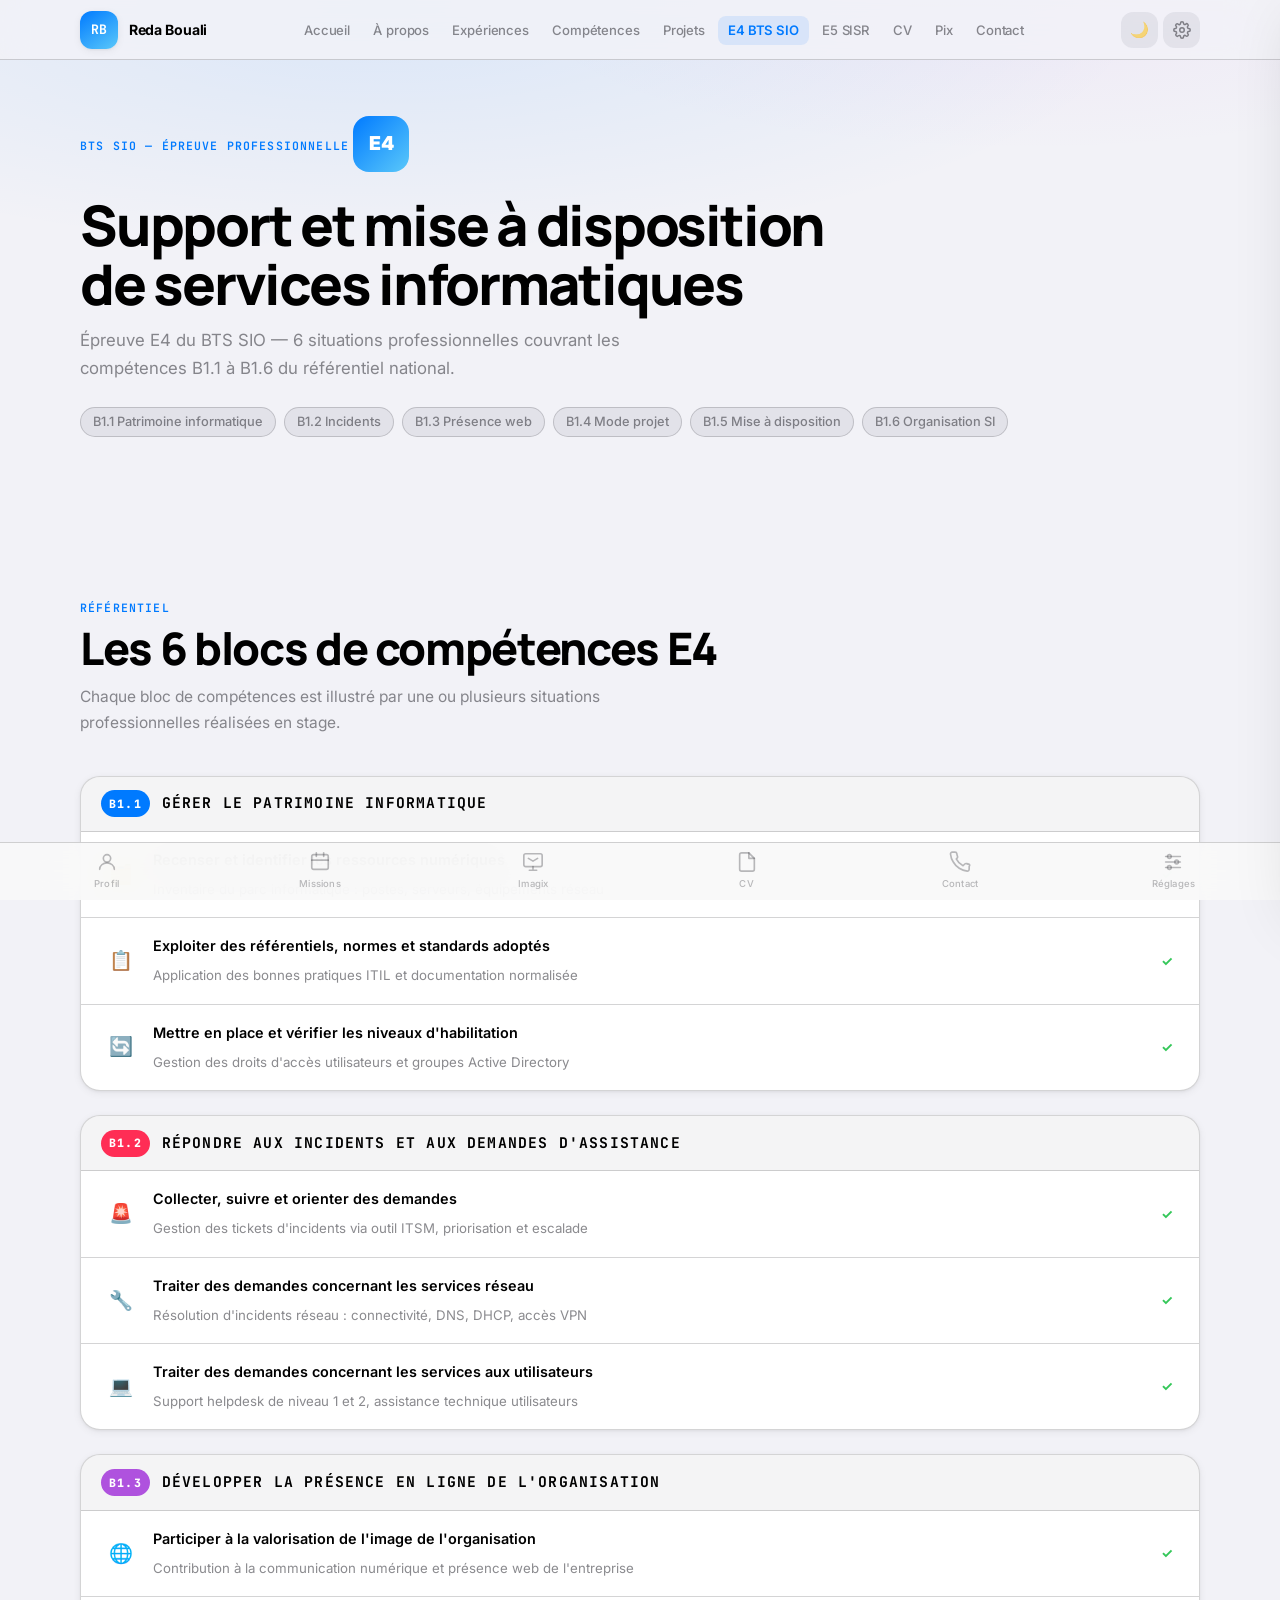
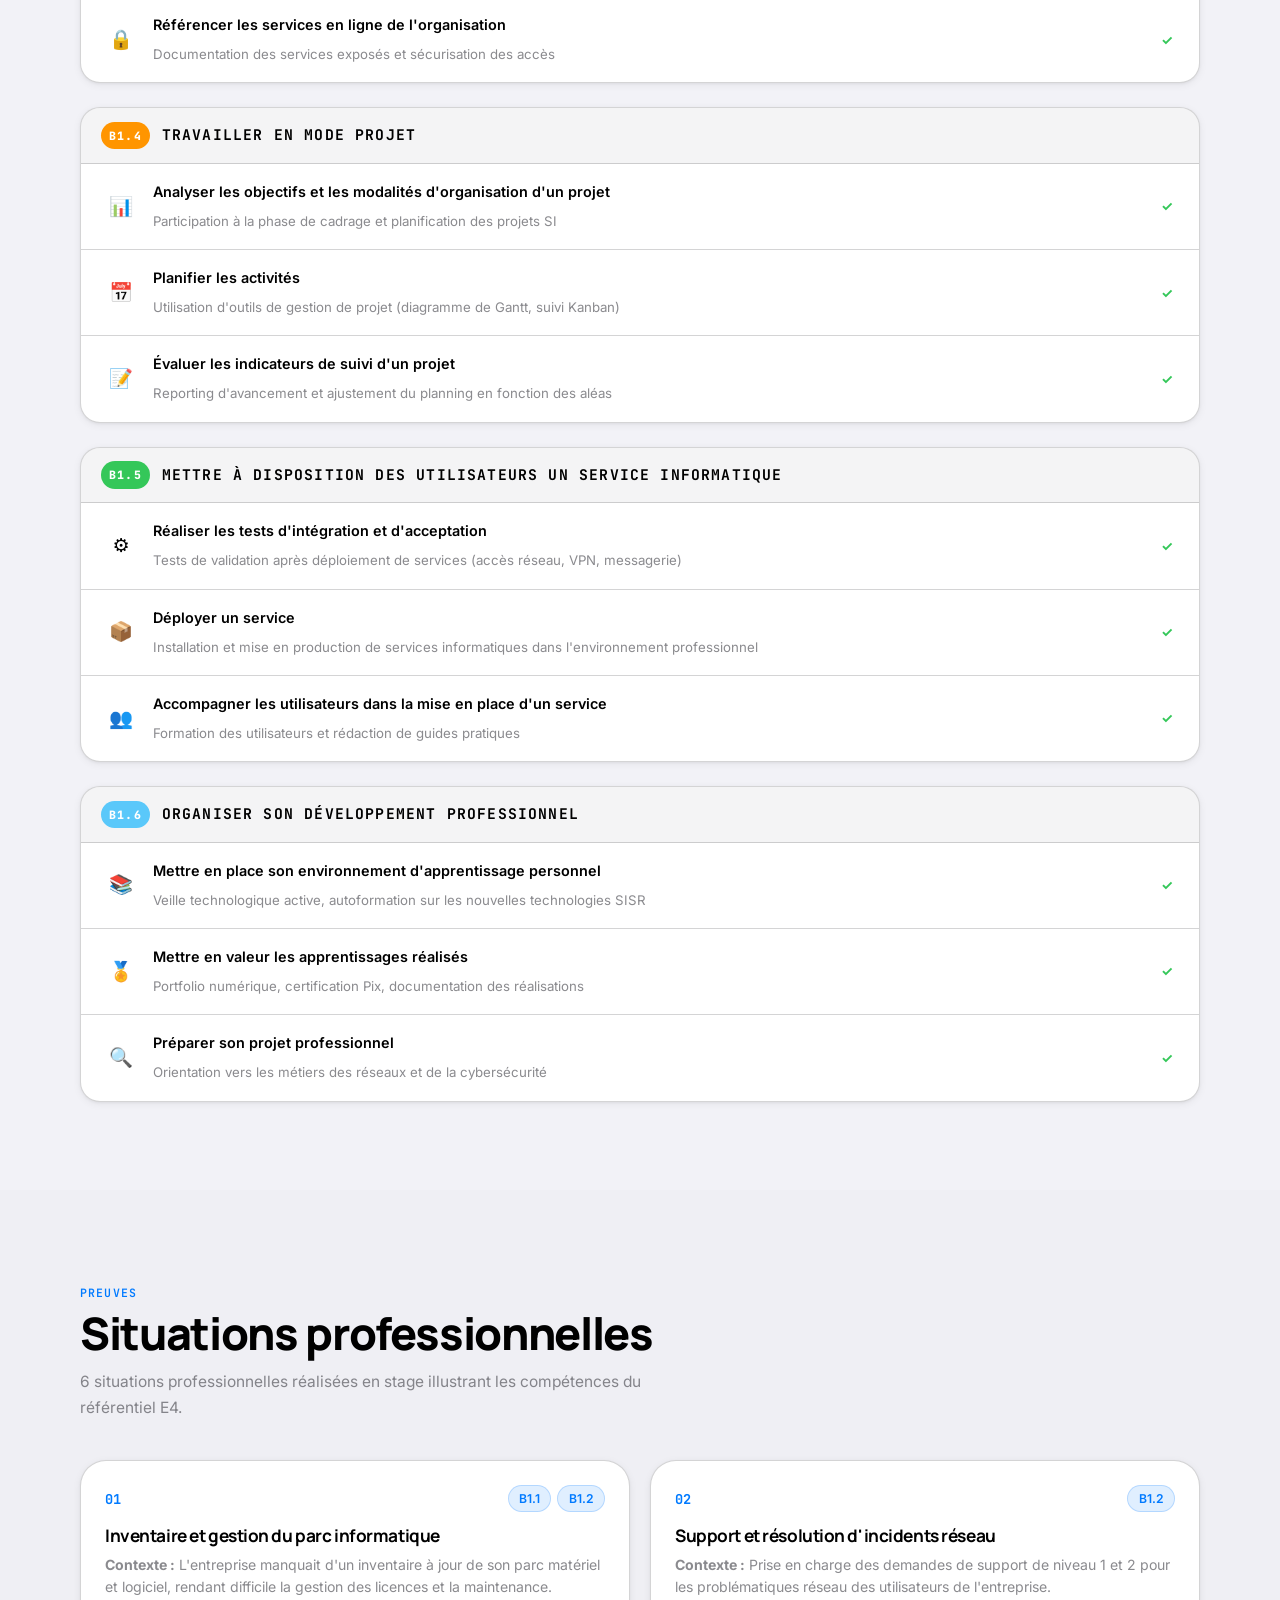
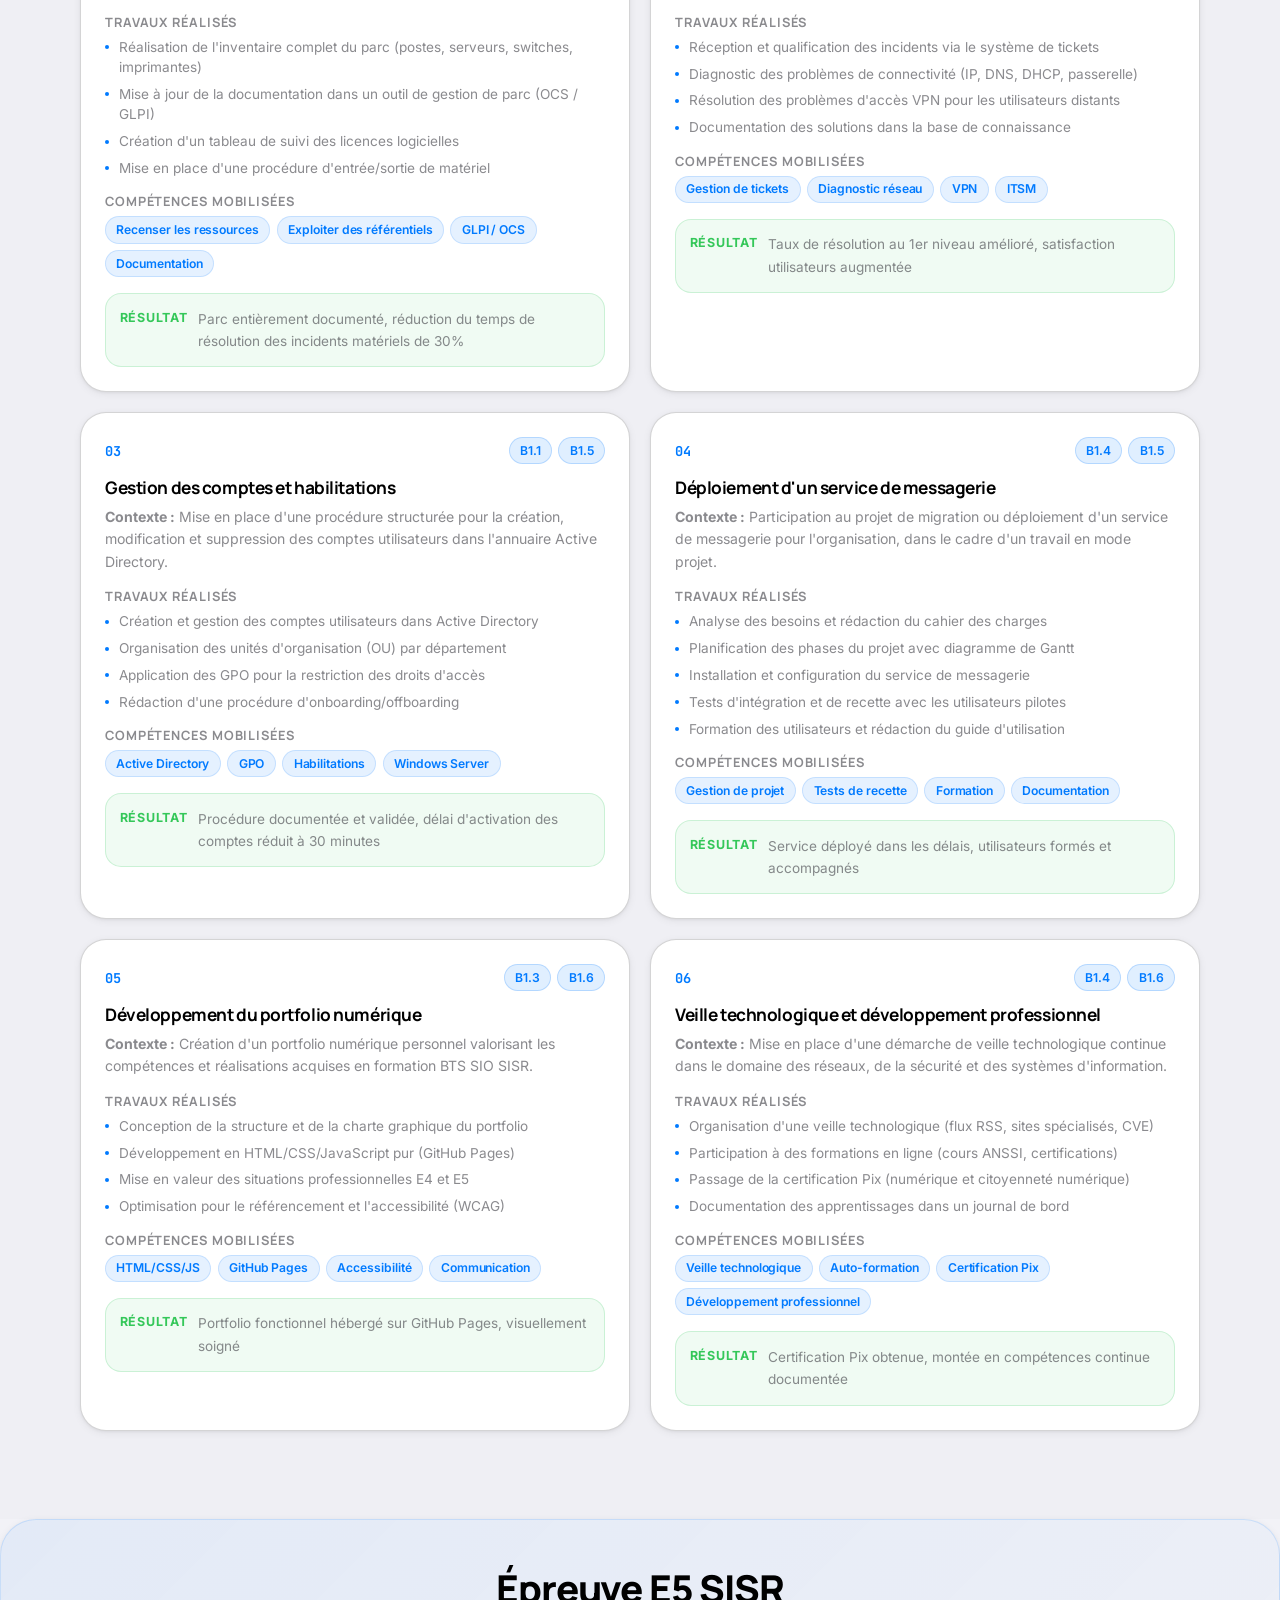
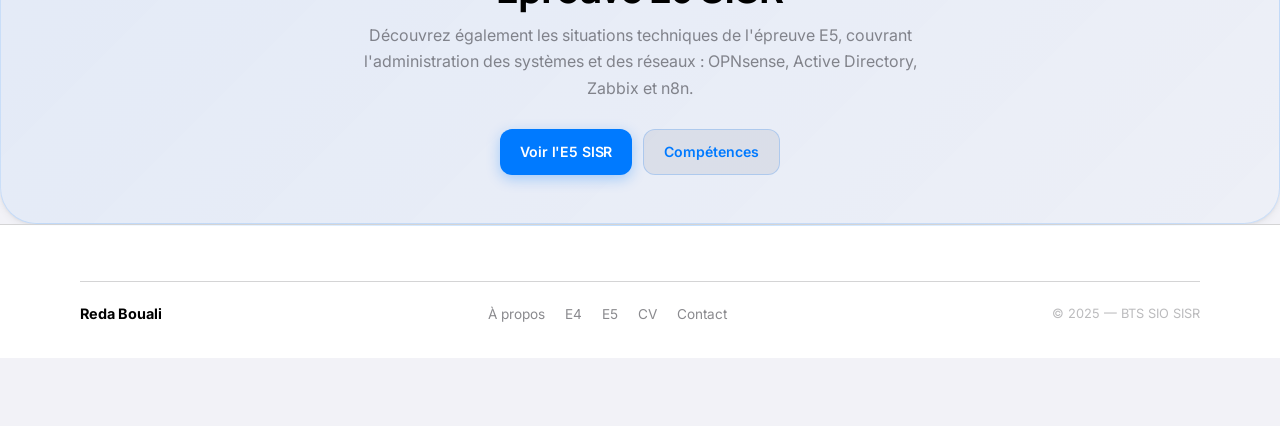
<file: bts-competences.html>
<!DOCTYPE html>
<html lang="fr" data-theme="light" data-accent="indigo" data-size="md" data-font="sf">
<head>
  <meta charset="UTF-8">
  <meta name="viewport" content="width=device-width, initial-scale=1.0">
  <meta name="description" content="Épreuve E4 BTS SIO SISR — Support et mise à disposition de services informatiques. Situations professionnelles B1.1 à B1.6.">
  <title>E4 BTS SIO | Reda Bouali — Compétences professionnelles</title>
  <script>
    (function(){var t=localStorage.getItem('theme')||'light',a=localStorage.getItem('accent')||'indigo',s=localStorage.getItem('size')||'md',f=localStorage.getItem('font')||'sf',r=document.documentElement;r.setAttribute('data-theme',t);r.setAttribute('data-accent',a);r.setAttribute('data-size',s);r.setAttribute('data-font',f);})();
  </script>
  <link rel="preconnect" href="https://fonts.googleapis.com">
  <link rel="preconnect" href="https://fonts.gstatic.com" crossorigin>
  <link href="https://fonts.googleapis.com/css2?family=Inter:wght@300;400;500;600;700&family=Manrope:wght@400;500;600;700;800&family=JetBrains+Mono:wght@400;500&display=swap" rel="stylesheet">
  <link rel="stylesheet" href="style.css">
</head>
<body>

<nav class="navbar" role="navigation" aria-label="Navigation principale">
  <div class="nav-inner">
    <a href="index.html" class="nav-brand">
      <span class="brand-mark">RB</span>
      <span class="brand-name">Reda Bouali</span>
    </a>
    <ul class="nav-menu" id="nav-menu" role="list">
      <li><a href="index.html"           class="nav-link">Accueil</a></li>
      <li><a href="about.html"           class="nav-link">À propos</a></li>
      <li><a href="experiences.html"     class="nav-link">Expériences</a></li>
      <li><a href="skills.html"          class="nav-link">Compétences</a></li>
      <li><a href="projects.html"        class="nav-link">Projets</a></li>
      <li><a href="bts-competences.html" class="nav-link">E4 BTS SIO</a></li>
      <li><a href="e5.html"              class="nav-link">E5 SISR</a></li>
      <li><a href="cv.html"              class="nav-link">CV</a></li>
      <li><a href="pix.html"             class="nav-link">Pix</a></li>
      <li><a href="contact.html"         class="nav-link">Contact</a></li>
    </ul>
    <div class="nav-actions">
      <button id="theme-toggle" class="nav-icon-btn" aria-label="Basculer le thème"><span id="theme-icon">🌙</span></button>
      <button id="settings-btn" class="nav-icon-btn" aria-label="Paramètres">
        <svg width="18" height="18" viewBox="0 0 24 24" fill="none" stroke="currentColor" stroke-width="2" stroke-linecap="round" stroke-linejoin="round"><circle cx="12" cy="12" r="3"/><path d="M19.4 15a1.65 1.65 0 0 0 .33 1.82l.06.06a2 2 0 0 1-2.83 2.83l-.06-.06a1.65 1.65 0 0 0-1.82-.33 1.65 1.65 0 0 0-1 1.51V21a2 2 0 0 1-4 0v-.09A1.65 1.65 0 0 0 9 19.4a1.65 1.65 0 0 0-1.82.33l-.06.06a2 2 0 0 1-2.83-2.83l.06-.06A1.65 1.65 0 0 0 4.68 15a1.65 1.65 0 0 0-1.51-1H3a2 2 0 0 1 0-4h.09A1.65 1.65 0 0 0 4.6 9a1.65 1.65 0 0 0-.33-1.82l-.06-.06a2 2 0 0 1 2.83-2.83l.06.06A1.65 1.65 0 0 0 9 4.68a1.65 1.65 0 0 0 1-1.51V3a2 2 0 0 1 4 0v.09a1.65 1.65 0 0 0 1 1.51 1.65 1.65 0 0 0 1.82-.33l.06-.06a2 2 0 0 1 2.83 2.83l-.06.06A1.65 1.65 0 0 0 19.4 9a1.65 1.65 0 0 0 1.51 1H21a2 2 0 0 1 0 4h-.09a1.65 1.65 0 0 0-1.51 1z"/></svg>
      </button>
      <button id="nav-burger" class="burger" aria-label="Menu" aria-expanded="false"><span></span><span></span><span></span></button>
    </div>
  </div>
</nav>

<aside id="settings-panel" class="settings-panel" aria-hidden="true">
  <div class="settings-header">
    <span class="settings-title">Apparence</span>
    <button id="settings-close" class="settings-close">✕</button>
  </div>
  <div class="settings-section">
    <p class="settings-label">Couleur d'accent</p>
    <div class="settings-row">
      <button class="accent-dot indigo" data-set-accent="indigo" aria-label="Indigo"></button>
      <button class="accent-dot cyan"   data-set-accent="cyan"   aria-label="Cyan"></button>
      <button class="accent-dot amber"  data-set-accent="amber"  aria-label="Ambre"></button>
    </div>
  </div>
  <div class="settings-section">
    <p class="settings-label">Taille du texte</p>
    <div class="settings-row">
      <button class="size-btn" data-set-size="sm">A<small>A</small></button>
      <button class="size-btn active" data-set-size="md">A</button>
      <button class="size-btn" data-set-size="lg"><big>A</big></button>
    </div>
  </div>
  <div class="settings-section">
    <p class="settings-label">Police</p>
    <div class="settings-row">
      <button class="font-btn active" data-set-font="sf">SF / Inter</button>
      <button class="font-btn" data-set-font="manrope">Manrope</button>
      <button class="font-btn" data-set-font="mono">Mono</button>
    </div>
  </div>
</aside>

<!-- ═══ PAGE HERO ════════════════════════════════════════════ -->
<section class="page-hero page-hero-e4">
  <div class="container">
    <div class="page-hero-inner reveal">
      <p class="section-eyebrow">BTS SIO — Épreuve professionnelle</p>
      <div class="bts-badge-lg bts-e4">E4</div>
      <h1 class="page-title">Support et mise à disposition<br>de services informatiques</h1>
      <p class="page-subtitle">Épreuve E4 du BTS SIO — 6 situations professionnelles couvrant les compétences B1.1 à B1.6 du référentiel national.</p>
      <div class="hero-tags" style="margin-top:1.5rem">
        <span class="tag">B1.1 Patrimoine informatique</span>
        <span class="tag">B1.2 Incidents</span>
        <span class="tag">B1.3 Présence web</span>
        <span class="tag">B1.4 Mode projet</span>
        <span class="tag">B1.5 Mise à disposition</span>
        <span class="tag">B1.6 Organisation SI</span>
      </div>
    </div>
  </div>
</section>

<!-- ═══ COMPETENCES OVERVIEW ══════════════════════════════════ -->
<section class="section">
  <div class="container">
    <div class="section-header reveal">
      <p class="section-eyebrow">Référentiel</p>
      <h2 class="section-title">Les 6 blocs de compétences E4</h2>
      <p class="section-desc">Chaque bloc de compétences est illustré par une ou plusieurs situations professionnelles réalisées en stage.</p>
    </div>

    <!-- iOS Settings-style table groups -->
    <div class="ios-table-groups reveal">

      <!-- B1.1 -->
      <div class="ios-table-group">
        <div class="ios-table-header">
          <span class="ios-table-badge" style="background:#007AFF">B1.1</span>
          <span>Gérer le patrimoine informatique</span>
        </div>
        <div class="ios-table-body">
          <div class="ios-table-row">
            <span class="ios-table-icon">🗂️</span>
            <div class="ios-table-content">
              <strong>Recenser et identifier les ressources numériques</strong>
              <span>Inventaire du parc informatique : postes, serveurs, équipements réseau</span>
            </div>
            <span class="ios-table-check">✓</span>
          </div>
          <div class="ios-table-row">
            <span class="ios-table-icon">📋</span>
            <div class="ios-table-content">
              <strong>Exploiter des référentiels, normes et standards adoptés</strong>
              <span>Application des bonnes pratiques ITIL et documentation normalisée</span>
            </div>
            <span class="ios-table-check">✓</span>
          </div>
          <div class="ios-table-row">
            <span class="ios-table-icon">🔄</span>
            <div class="ios-table-content">
              <strong>Mettre en place et vérifier les niveaux d'habilitation</strong>
              <span>Gestion des droits d'accès utilisateurs et groupes Active Directory</span>
            </div>
            <span class="ios-table-check">✓</span>
          </div>
        </div>
      </div>

      <!-- B1.2 -->
      <div class="ios-table-group">
        <div class="ios-table-header">
          <span class="ios-table-badge" style="background:#FF2D55">B1.2</span>
          <span>Répondre aux incidents et aux demandes d'assistance</span>
        </div>
        <div class="ios-table-body">
          <div class="ios-table-row">
            <span class="ios-table-icon">🚨</span>
            <div class="ios-table-content">
              <strong>Collecter, suivre et orienter des demandes</strong>
              <span>Gestion des tickets d'incidents via outil ITSM, priorisation et escalade</span>
            </div>
            <span class="ios-table-check">✓</span>
          </div>
          <div class="ios-table-row">
            <span class="ios-table-icon">🔧</span>
            <div class="ios-table-content">
              <strong>Traiter des demandes concernant les services réseau</strong>
              <span>Résolution d'incidents réseau : connectivité, DNS, DHCP, accès VPN</span>
            </div>
            <span class="ios-table-check">✓</span>
          </div>
          <div class="ios-table-row">
            <span class="ios-table-icon">💻</span>
            <div class="ios-table-content">
              <strong>Traiter des demandes concernant les services aux utilisateurs</strong>
              <span>Support helpdesk de niveau 1 et 2, assistance technique utilisateurs</span>
            </div>
            <span class="ios-table-check">✓</span>
          </div>
        </div>
      </div>

      <!-- B1.3 -->
      <div class="ios-table-group">
        <div class="ios-table-header">
          <span class="ios-table-badge" style="background:#AF52DE">B1.3</span>
          <span>Développer la présence en ligne de l'organisation</span>
        </div>
        <div class="ios-table-body">
          <div class="ios-table-row">
            <span class="ios-table-icon">🌐</span>
            <div class="ios-table-content">
              <strong>Participer à la valorisation de l'image de l'organisation</strong>
              <span>Contribution à la communication numérique et présence web de l'entreprise</span>
            </div>
            <span class="ios-table-check">✓</span>
          </div>
          <div class="ios-table-row">
            <span class="ios-table-icon">🔒</span>
            <div class="ios-table-content">
              <strong>Référencer les services en ligne de l'organisation</strong>
              <span>Documentation des services exposés et sécurisation des accès</span>
            </div>
            <span class="ios-table-check">✓</span>
          </div>
        </div>
      </div>

      <!-- B1.4 -->
      <div class="ios-table-group">
        <div class="ios-table-header">
          <span class="ios-table-badge" style="background:#FF9500">B1.4</span>
          <span>Travailler en mode projet</span>
        </div>
        <div class="ios-table-body">
          <div class="ios-table-row">
            <span class="ios-table-icon">📊</span>
            <div class="ios-table-content">
              <strong>Analyser les objectifs et les modalités d'organisation d'un projet</strong>
              <span>Participation à la phase de cadrage et planification des projets SI</span>
            </div>
            <span class="ios-table-check">✓</span>
          </div>
          <div class="ios-table-row">
            <span class="ios-table-icon">📅</span>
            <div class="ios-table-content">
              <strong>Planifier les activités</strong>
              <span>Utilisation d'outils de gestion de projet (diagramme de Gantt, suivi Kanban)</span>
            </div>
            <span class="ios-table-check">✓</span>
          </div>
          <div class="ios-table-row">
            <span class="ios-table-icon">📝</span>
            <div class="ios-table-content">
              <strong>Évaluer les indicateurs de suivi d'un projet</strong>
              <span>Reporting d'avancement et ajustement du planning en fonction des aléas</span>
            </div>
            <span class="ios-table-check">✓</span>
          </div>
        </div>
      </div>

      <!-- B1.5 -->
      <div class="ios-table-group">
        <div class="ios-table-header">
          <span class="ios-table-badge" style="background:#34C759">B1.5</span>
          <span>Mettre à disposition des utilisateurs un service informatique</span>
        </div>
        <div class="ios-table-body">
          <div class="ios-table-row">
            <span class="ios-table-icon">⚙️</span>
            <div class="ios-table-content">
              <strong>Réaliser les tests d'intégration et d'acceptation</strong>
              <span>Tests de validation après déploiement de services (accès réseau, VPN, messagerie)</span>
            </div>
            <span class="ios-table-check">✓</span>
          </div>
          <div class="ios-table-row">
            <span class="ios-table-icon">📦</span>
            <div class="ios-table-content">
              <strong>Déployer un service</strong>
              <span>Installation et mise en production de services informatiques dans l'environnement professionnel</span>
            </div>
            <span class="ios-table-check">✓</span>
          </div>
          <div class="ios-table-row">
            <span class="ios-table-icon">👥</span>
            <div class="ios-table-content">
              <strong>Accompagner les utilisateurs dans la mise en place d'un service</strong>
              <span>Formation des utilisateurs et rédaction de guides pratiques</span>
            </div>
            <span class="ios-table-check">✓</span>
          </div>
        </div>
      </div>

      <!-- B1.6 -->
      <div class="ios-table-group">
        <div class="ios-table-header">
          <span class="ios-table-badge" style="background:#5AC8FA">B1.6</span>
          <span>Organiser son développement professionnel</span>
        </div>
        <div class="ios-table-body">
          <div class="ios-table-row">
            <span class="ios-table-icon">📚</span>
            <div class="ios-table-content">
              <strong>Mettre en place son environnement d'apprentissage personnel</strong>
              <span>Veille technologique active, autoformation sur les nouvelles technologies SISR</span>
            </div>
            <span class="ios-table-check">✓</span>
          </div>
          <div class="ios-table-row">
            <span class="ios-table-icon">🏅</span>
            <div class="ios-table-content">
              <strong>Mettre en valeur les apprentissages réalisés</strong>
              <span>Portfolio numérique, certification Pix, documentation des réalisations</span>
            </div>
            <span class="ios-table-check">✓</span>
          </div>
          <div class="ios-table-row">
            <span class="ios-table-icon">🔍</span>
            <div class="ios-table-content">
              <strong>Préparer son projet professionnel</strong>
              <span>Orientation vers les métiers des réseaux et de la cybersécurité</span>
            </div>
            <span class="ios-table-check">✓</span>
          </div>
        </div>
      </div>

    </div>
  </div>
</section>

<!-- ═══ SITUATIONS PROFESSIONNELLES ══════════════════════════ -->
<section class="section section-tinted">
  <div class="container">
    <div class="section-header reveal">
      <p class="section-eyebrow">Preuves</p>
      <h2 class="section-title">Situations professionnelles</h2>
      <p class="section-desc">6 situations professionnelles réalisées en stage illustrant les compétences du référentiel E4.</p>
    </div>

    <div class="situations-grid reveal">

      <div class="situation-card ios-card">
        <div class="situation-header">
          <div class="situation-num">01</div>
          <div class="situation-chips">
            <span class="chip chip-accent">B1.1</span>
            <span class="chip chip-accent">B1.2</span>
          </div>
        </div>
        <h3 class="situation-title">Inventaire et gestion du parc informatique</h3>
        <p class="situation-context"><strong>Contexte :</strong> L'entreprise manquait d'un inventaire à jour de son parc matériel et logiciel, rendant difficile la gestion des licences et la maintenance.</p>
        <div class="situation-section">
          <h4>Travaux réalisés</h4>
          <ul>
            <li>Réalisation de l'inventaire complet du parc (postes, serveurs, switches, imprimantes)</li>
            <li>Mise à jour de la documentation dans un outil de gestion de parc (OCS / GLPI)</li>
            <li>Création d'un tableau de suivi des licences logicielles</li>
            <li>Mise en place d'une procédure d'entrée/sortie de matériel</li>
          </ul>
        </div>
        <div class="situation-section">
          <h4>Compétences mobilisées</h4>
          <div class="situation-competences">
            <span class="chip">Recenser les ressources</span>
            <span class="chip">Exploiter des référentiels</span>
            <span class="chip">GLPI / OCS</span>
            <span class="chip">Documentation</span>
          </div>
        </div>
        <div class="situation-result">
          <span class="result-label">Résultat</span>
          <span>Parc entièrement documenté, réduction du temps de résolution des incidents matériels de 30%</span>
        </div>
      </div>

      <div class="situation-card ios-card">
        <div class="situation-header">
          <div class="situation-num">02</div>
          <div class="situation-chips">
            <span class="chip chip-accent">B1.2</span>
          </div>
        </div>
        <h3 class="situation-title">Support et résolution d'incidents réseau</h3>
        <p class="situation-context"><strong>Contexte :</strong> Prise en charge des demandes de support de niveau 1 et 2 pour les problématiques réseau des utilisateurs de l'entreprise.</p>
        <div class="situation-section">
          <h4>Travaux réalisés</h4>
          <ul>
            <li>Réception et qualification des incidents via le système de tickets</li>
            <li>Diagnostic des problèmes de connectivité (IP, DNS, DHCP, passerelle)</li>
            <li>Résolution des problèmes d'accès VPN pour les utilisateurs distants</li>
            <li>Documentation des solutions dans la base de connaissance</li>
          </ul>
        </div>
        <div class="situation-section">
          <h4>Compétences mobilisées</h4>
          <div class="situation-competences">
            <span class="chip">Gestion de tickets</span>
            <span class="chip">Diagnostic réseau</span>
            <span class="chip">VPN</span>
            <span class="chip">ITSM</span>
          </div>
        </div>
        <div class="situation-result">
          <span class="result-label">Résultat</span>
          <span>Taux de résolution au 1er niveau amélioré, satisfaction utilisateurs augmentée</span>
        </div>
      </div>

      <div class="situation-card ios-card">
        <div class="situation-header">
          <div class="situation-num">03</div>
          <div class="situation-chips">
            <span class="chip chip-accent">B1.1</span>
            <span class="chip chip-accent">B1.5</span>
          </div>
        </div>
        <h3 class="situation-title">Gestion des comptes et habilitations</h3>
        <p class="situation-context"><strong>Contexte :</strong> Mise en place d'une procédure structurée pour la création, modification et suppression des comptes utilisateurs dans l'annuaire Active Directory.</p>
        <div class="situation-section">
          <h4>Travaux réalisés</h4>
          <ul>
            <li>Création et gestion des comptes utilisateurs dans Active Directory</li>
            <li>Organisation des unités d'organisation (OU) par département</li>
            <li>Application des GPO pour la restriction des droits d'accès</li>
            <li>Rédaction d'une procédure d'onboarding/offboarding</li>
          </ul>
        </div>
        <div class="situation-section">
          <h4>Compétences mobilisées</h4>
          <div class="situation-competences">
            <span class="chip">Active Directory</span>
            <span class="chip">GPO</span>
            <span class="chip">Habilitations</span>
            <span class="chip">Windows Server</span>
          </div>
        </div>
        <div class="situation-result">
          <span class="result-label">Résultat</span>
          <span>Procédure documentée et validée, délai d'activation des comptes réduit à 30 minutes</span>
        </div>
      </div>

      <div class="situation-card ios-card">
        <div class="situation-header">
          <div class="situation-num">04</div>
          <div class="situation-chips">
            <span class="chip chip-accent">B1.4</span>
            <span class="chip chip-accent">B1.5</span>
          </div>
        </div>
        <h3 class="situation-title">Déploiement d'un service de messagerie</h3>
        <p class="situation-context"><strong>Contexte :</strong> Participation au projet de migration ou déploiement d'un service de messagerie pour l'organisation, dans le cadre d'un travail en mode projet.</p>
        <div class="situation-section">
          <h4>Travaux réalisés</h4>
          <ul>
            <li>Analyse des besoins et rédaction du cahier des charges</li>
            <li>Planification des phases du projet avec diagramme de Gantt</li>
            <li>Installation et configuration du service de messagerie</li>
            <li>Tests d'intégration et de recette avec les utilisateurs pilotes</li>
            <li>Formation des utilisateurs et rédaction du guide d'utilisation</li>
          </ul>
        </div>
        <div class="situation-section">
          <h4>Compétences mobilisées</h4>
          <div class="situation-competences">
            <span class="chip">Gestion de projet</span>
            <span class="chip">Tests de recette</span>
            <span class="chip">Formation</span>
            <span class="chip">Documentation</span>
          </div>
        </div>
        <div class="situation-result">
          <span class="result-label">Résultat</span>
          <span>Service déployé dans les délais, utilisateurs formés et accompagnés</span>
        </div>
      </div>

      <div class="situation-card ios-card">
        <div class="situation-header">
          <div class="situation-num">05</div>
          <div class="situation-chips">
            <span class="chip chip-accent">B1.3</span>
            <span class="chip chip-accent">B1.6</span>
          </div>
        </div>
        <h3 class="situation-title">Développement du portfolio numérique</h3>
        <p class="situation-context"><strong>Contexte :</strong> Création d'un portfolio numérique personnel valorisant les compétences et réalisations acquises en formation BTS SIO SISR.</p>
        <div class="situation-section">
          <h4>Travaux réalisés</h4>
          <ul>
            <li>Conception de la structure et de la charte graphique du portfolio</li>
            <li>Développement en HTML/CSS/JavaScript pur (GitHub Pages)</li>
            <li>Mise en valeur des situations professionnelles E4 et E5</li>
            <li>Optimisation pour le référencement et l'accessibilité (WCAG)</li>
          </ul>
        </div>
        <div class="situation-section">
          <h4>Compétences mobilisées</h4>
          <div class="situation-competences">
            <span class="chip">HTML/CSS/JS</span>
            <span class="chip">GitHub Pages</span>
            <span class="chip">Accessibilité</span>
            <span class="chip">Communication</span>
          </div>
        </div>
        <div class="situation-result">
          <span class="result-label">Résultat</span>
          <span>Portfolio fonctionnel hébergé sur GitHub Pages, visuellement soigné</span>
        </div>
      </div>

      <div class="situation-card ios-card">
        <div class="situation-header">
          <div class="situation-num">06</div>
          <div class="situation-chips">
            <span class="chip chip-accent">B1.4</span>
            <span class="chip chip-accent">B1.6</span>
          </div>
        </div>
        <h3 class="situation-title">Veille technologique et développement professionnel</h3>
        <p class="situation-context"><strong>Contexte :</strong> Mise en place d'une démarche de veille technologique continue dans le domaine des réseaux, de la sécurité et des systèmes d'information.</p>
        <div class="situation-section">
          <h4>Travaux réalisés</h4>
          <ul>
            <li>Organisation d'une veille technologique (flux RSS, sites spécialisés, CVE)</li>
            <li>Participation à des formations en ligne (cours ANSSI, certifications)</li>
            <li>Passage de la certification Pix (numérique et citoyenneté numérique)</li>
            <li>Documentation des apprentissages dans un journal de bord</li>
          </ul>
        </div>
        <div class="situation-section">
          <h4>Compétences mobilisées</h4>
          <div class="situation-competences">
            <span class="chip">Veille technologique</span>
            <span class="chip">Auto-formation</span>
            <span class="chip">Certification Pix</span>
            <span class="chip">Développement professionnel</span>
          </div>
        </div>
        <div class="situation-result">
          <span class="result-label">Résultat</span>
          <span>Certification Pix obtenue, montée en compétences continue documentée</span>
        </div>
      </div>

    </div>
  </div>
</section>

<!-- ═══ LINK TO E5 ═════════════════════════════════════════════ -->
<section class="section closing-panel reveal">
  <div class="container">
    <div class="closing-inner">
      <h2 class="closing-title">Épreuve E5 SISR</h2>
      <p class="closing-desc">Découvrez également les situations techniques de l'épreuve E5, couvrant l'administration des systèmes et des réseaux : OPNsense, Active Directory, Zabbix et n8n.</p>
      <div class="closing-actions">
        <a href="e5.html" class="btn-primary">Voir l'E5 SISR</a>
        <a href="skills.html" class="btn-secondary">Compétences</a>
      </div>
    </div>
  </div>
</section>

<footer class="footer">
  <div class="container">
    <div class="footer-inner">
      <span class="footer-brand">Reda Bouali</span>
      <nav class="footer-nav">
        <a href="about.html">À propos</a>
        <a href="bts-competences.html">E4</a>
        <a href="e5.html">E5</a>
        <a href="cv.html">CV</a>
        <a href="contact.html">Contact</a>
      </nav>
      <span class="footer-copy">© 2025 — BTS SIO SISR</span>
    </div>
  </div>
</footer>

<button id="back-to-top" aria-label="Retour en haut">↑</button>
<script src="script.js"></script>
</body>
</html>
</file>
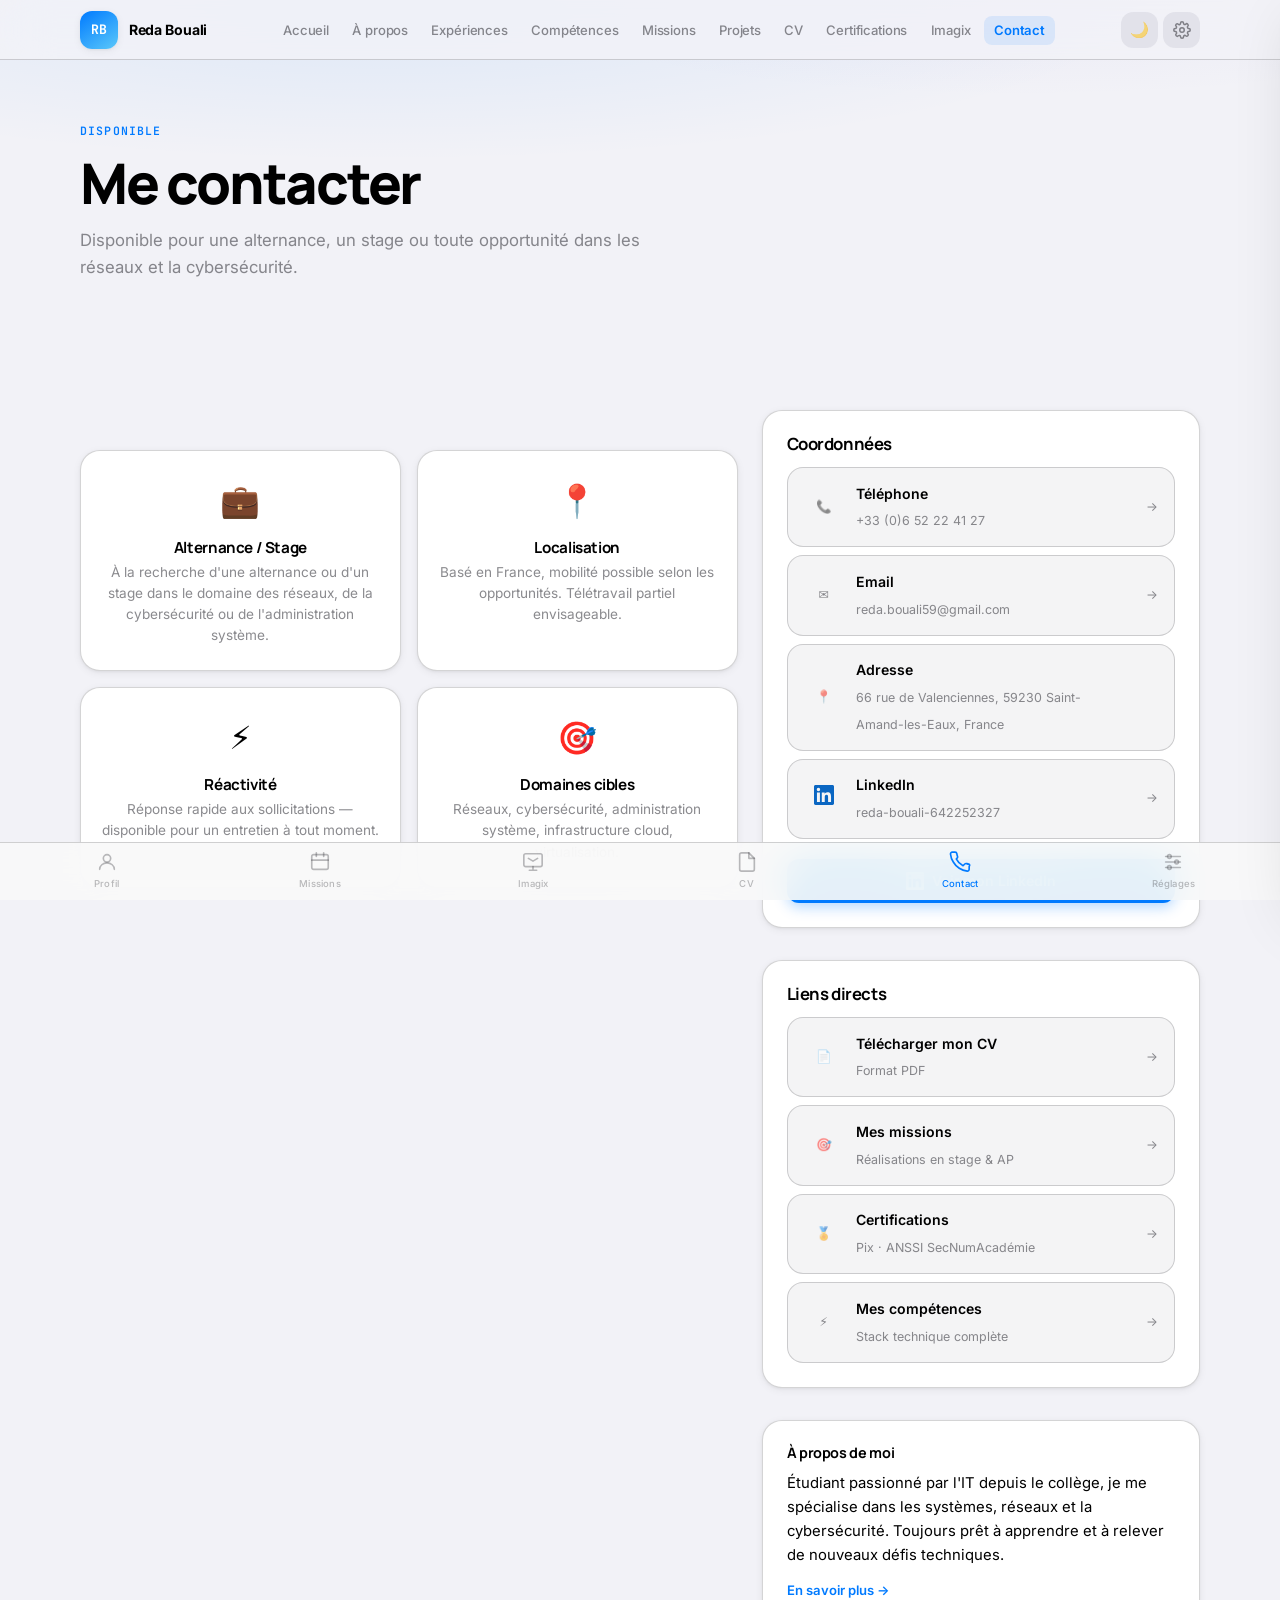
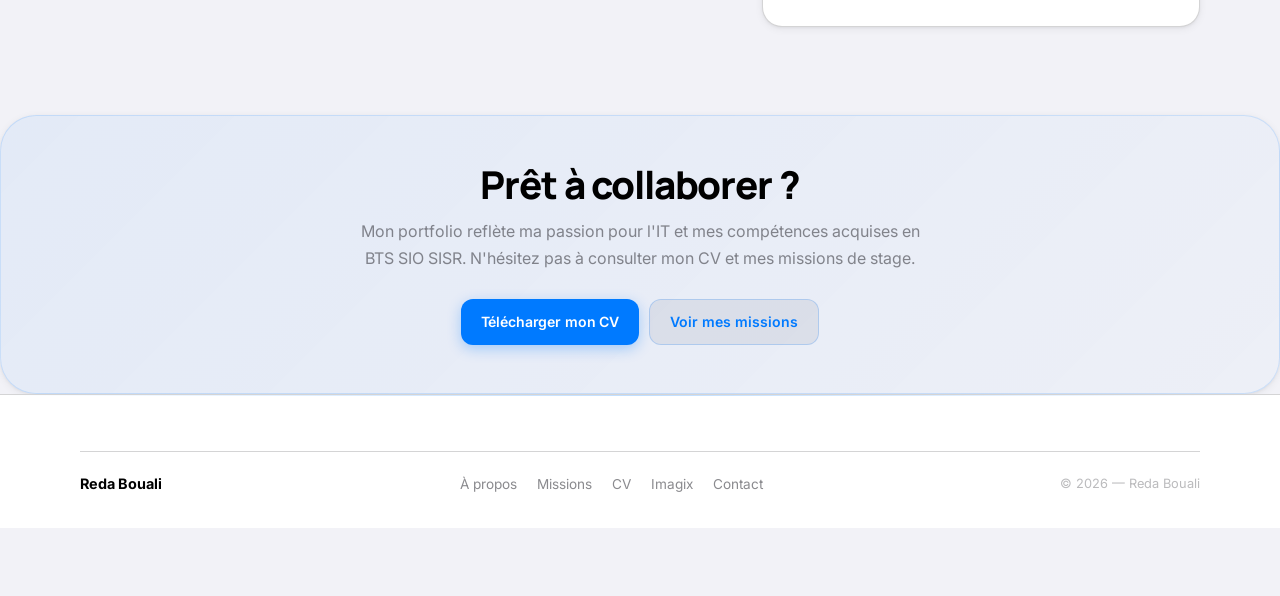
<file: contact.html>
<!DOCTYPE html>
<html lang="fr" data-theme="light" data-accent="indigo" data-size="md" data-font="sf">
<head>
  <meta charset="UTF-8">
  <meta name="viewport" content="width=device-width, initial-scale=1.0">
  <meta name="description" content="Contacter Reda Bouali — étudiant BTS SIO SISR disponible pour alternance ou stage.">
  <title>Contact | Reda Bouali — BTS SIO SISR</title>
  <script>
    (function(){var t=localStorage.getItem('theme')||'light',a=localStorage.getItem('accent')||'indigo',s=localStorage.getItem('size')||'md',f=localStorage.getItem('font')||'sf',r=document.documentElement;r.setAttribute('data-theme',t);r.setAttribute('data-accent',a);r.setAttribute('data-size',s);r.setAttribute('data-font',f);})();
  </script>
  <link rel="preconnect" href="https://fonts.googleapis.com">
  <link rel="preconnect" href="https://fonts.gstatic.com" crossorigin>
  <link href="https://fonts.googleapis.com/css2?family=Inter:wght@300;400;500;600;700&family=Manrope:wght@400;500;600;700;800&family=JetBrains+Mono:wght@400;500&display=swap" rel="stylesheet">
  <link rel="stylesheet" href="style.css">
</head>
<body>

<nav class="navbar" role="navigation" aria-label="Navigation principale">
  <div class="nav-inner">
    <a href="index.html" class="nav-brand">
      <span class="brand-mark">RB</span>
      <span class="brand-name">Reda Bouali</span>
    </a>
    <ul class="nav-menu" id="nav-menu" role="list">
      <li><a href="index.html"           class="nav-link">Accueil</a></li>
      <li><a href="about.html"           class="nav-link">À propos</a></li>
      <li><a href="experiences.html"     class="nav-link">Expériences</a></li>
      <li><a href="skills.html"          class="nav-link">Compétences</a></li>
      <li><a href="missions.html"    class="nav-link">Missions</a></li>
      <li><a href="projects.html"    class="nav-link">Projets</a></li>
      <li><a href="cv.html"          class="nav-link">CV</a></li>
      <li><a href="pix.html"         class="nav-link">Certifications</a></li>
      <li><a href="imagix.html"      class="nav-link">Imagix</a></li>
      <li><a href="contact.html"     class="nav-link">Contact</a></li>
    </ul>
    <div class="nav-actions">
      <button id="theme-toggle" class="nav-icon-btn" aria-label="Basculer le thème"><span id="theme-icon">🌙</span></button>
      <button id="settings-btn" class="nav-icon-btn" aria-label="Paramètres">
        <svg width="18" height="18" viewBox="0 0 24 24" fill="none" stroke="currentColor" stroke-width="2" stroke-linecap="round" stroke-linejoin="round"><circle cx="12" cy="12" r="3"/><path d="M19.4 15a1.65 1.65 0 0 0 .33 1.82l.06.06a2 2 0 0 1-2.83 2.83l-.06-.06a1.65 1.65 0 0 0-1.82-.33 1.65 1.65 0 0 0-1 1.51V21a2 2 0 0 1-4 0v-.09A1.65 1.65 0 0 0 9 19.4a1.65 1.65 0 0 0-1.82.33l-.06.06a2 2 0 0 1-2.83-2.83l.06-.06A1.65 1.65 0 0 0 4.68 15a1.65 1.65 0 0 0-1.51-1H3a2 2 0 0 1 0-4h.09A1.65 1.65 0 0 0 4.6 9a1.65 1.65 0 0 0-.33-1.82l-.06-.06a2 2 0 0 1 2.83-2.83l.06.06A1.65 1.65 0 0 0 9 4.68a1.65 1.65 0 0 0 1-1.51V3a2 2 0 0 1 4 0v.09a1.65 1.65 0 0 0 1 1.51 1.65 1.65 0 0 0 1.82-.33l.06-.06a2 2 0 0 1 2.83 2.83l-.06.06A1.65 1.65 0 0 0 19.4 9a1.65 1.65 0 0 0 1.51 1H21a2 2 0 0 1 0 4h-.09a1.65 1.65 0 0 0-1.51 1z"/></svg>
      </button>
      <button id="nav-burger" class="burger" aria-label="Menu" aria-expanded="false"><span></span><span></span><span></span></button>
    </div>
  </div>
</nav>

<aside id="settings-panel" class="settings-panel" aria-hidden="true">
  <div class="settings-header">
    <span class="settings-title">Apparence</span>
    <button id="settings-close" class="settings-close">✕</button>
  </div>
  <div class="settings-section">
    <p class="settings-label">Couleur d'accent</p>
    <div class="settings-row">
      <button class="accent-dot indigo" data-set-accent="indigo" aria-label="Indigo"></button>
      <button class="accent-dot cyan"   data-set-accent="cyan"   aria-label="Cyan"></button>
      <button class="accent-dot amber"  data-set-accent="amber"  aria-label="Ambre"></button>
    </div>
  </div>
  <div class="settings-section">
    <p class="settings-label">Taille du texte</p>
    <div class="settings-row">
      <button class="size-btn" data-set-size="sm">A<small>A</small></button>
      <button class="size-btn active" data-set-size="md">A</button>
      <button class="size-btn" data-set-size="lg"><big>A</big></button>
    </div>
  </div>
  <div class="settings-section">
    <p class="settings-label">Police</p>
    <div class="settings-row">
      <button class="font-btn active" data-set-font="sf">SF / Inter</button>
      <button class="font-btn" data-set-font="manrope">Manrope</button>
      <button class="font-btn" data-set-font="mono">Mono</button>
    </div>
  </div>
</aside>

<section class="page-hero">
  <div class="container">
    <div class="page-hero-inner reveal">
      <p class="section-eyebrow">Disponible</p>
      <h1 class="page-title">Me contacter</h1>
      <p class="page-subtitle">Disponible pour une alternance, un stage ou toute opportunité dans les réseaux et la cybersécurité.</p>
    </div>
  </div>
</section>

<section class="section">
  <div class="container">
    <div class="contact-layout">

      <!-- Contact highlights -->
      <div class="contact-highlights stagger-grid">
        <div class="ios-card contact-highlight-card">
          <span class="contact-highlight-icon">💼</span>
          <h3>Alternance / Stage</h3>
          <p>À la recherche d'une alternance ou d'un stage dans le domaine des réseaux, de la cybersécurité ou de l'administration système.</p>
        </div>
        <div class="ios-card contact-highlight-card">
          <span class="contact-highlight-icon">📍</span>
          <h3>Localisation</h3>
          <p>Basé en France, mobilité possible selon les opportunités. Télétravail partiel envisageable.</p>
        </div>
        <div class="ios-card contact-highlight-card">
          <span class="contact-highlight-icon">⚡</span>
          <h3>Réactivité</h3>
          <p>Réponse rapide aux sollicitations — disponible pour un entretien à tout moment.</p>
        </div>
        <div class="ios-card contact-highlight-card">
          <span class="contact-highlight-icon">🎯</span>
          <h3>Domaines cibles</h3>
          <p>Réseaux, cybersécurité, administration système, infrastructure cloud, virtualisation.</p>
        </div>
      </div>

      <!-- Contact links -->
      <div class="contact-aside">

        <!-- Coordonnées réelles -->
        <div class="ios-card reveal">
          <h2 class="card-title">Coordonnées</h2>
          <div class="contact-link-list">
            <a href="tel:+33652224127" class="contact-link-item">
              <span class="contact-link-icon">📞</span>
              <div>
                <strong>Téléphone</strong>
                <span>+33 (0)6 52 22 41 27</span>
              </div>
              <span class="contact-link-arrow">→</span>
            </a>
            <a href="mailto:reda.bouali59@gmail.com" class="contact-link-item">
              <span class="contact-link-icon">✉️</span>
              <div>
                <strong>Email</strong>
                <span>reda.bouali59@gmail.com</span>
              </div>
              <span class="contact-link-arrow">→</span>
            </a>
            <div class="contact-link-item" style="cursor:default">
              <span class="contact-link-icon">📍</span>
              <div>
                <strong>Adresse</strong>
                <span>66 rue de Valenciennes, 59230 Saint-Amand-les-Eaux, France</span>
              </div>
            </div>
            <a href="https://www.linkedin.com/in/reda-bouali-642252327/" target="_blank" rel="noopener" class="contact-link-item">
              <span class="contact-link-icon">
                <svg width="20" height="20" viewBox="0 0 24 24" fill="currentColor" style="color:#0A66C2">
                  <path d="M20.447 20.452h-3.554v-5.569c0-1.328-.027-3.037-1.852-3.037-1.853 0-2.136 1.445-2.136 2.939v5.667H9.351V9h3.414v1.561h.046c.477-.9 1.637-1.85 3.37-1.85 3.601 0 4.267 2.37 4.267 5.455v6.286zM5.337 7.433a2.062 2.062 0 0 1-2.063-2.065 2.064 2.064 0 1 1 2.063 2.065zm1.782 13.019H3.555V9h3.564v11.452zM22.225 0H1.771C.792 0 0 .774 0 1.729v20.542C0 23.227.792 24 1.771 24h20.451C23.2 24 24 23.227 24 22.271V1.729C24 .774 23.2 0 22.222 0h.003z"/>
                </svg>
              </span>
              <div>
                <strong>LinkedIn</strong>
                <span>reda-bouali-642252327</span>
              </div>
              <span class="contact-link-arrow">→</span>
            </a>
          </div>
          <a href="https://www.linkedin.com/in/reda-bouali-642252327/" target="_blank" rel="noopener"
             class="btn-primary" style="width:100%;justify-content:center;margin-top:1.25rem;display:flex;gap:0.5rem;align-items:center">
            <svg width="18" height="18" viewBox="0 0 24 24" fill="currentColor">
              <path d="M20.447 20.452h-3.554v-5.569c0-1.328-.027-3.037-1.852-3.037-1.853 0-2.136 1.445-2.136 2.939v5.667H9.351V9h3.414v1.561h.046c.477-.9 1.637-1.85 3.37-1.85 3.601 0 4.267 2.37 4.267 5.455v6.286zM5.337 7.433a2.062 2.062 0 0 1-2.063-2.065 2.064 2.064 0 1 1 2.063 2.065zm1.782 13.019H3.555V9h3.564v11.452zM22.225 0H1.771C.792 0 0 .774 0 1.729v20.542C0 23.227.792 24 1.771 24h20.451C23.2 24 24 23.227 24 22.271V1.729C24 .774 23.2 0 22.222 0h.003z"/>
            </svg>
            Voir mon LinkedIn
          </a>
        </div>

        <div class="ios-card contact-links-card reveal" style="margin-top:1rem">
          <h2 class="card-title">Liens directs</h2>
          <div class="contact-link-list">
            <a href="cv.html" class="contact-link-item">
              <span class="contact-link-icon">📄</span>
              <div>
                <strong>Télécharger mon CV</strong>
                <span>Format PDF</span>
              </div>
              <span class="contact-link-arrow">→</span>
            </a>
            <a href="missions.html" class="contact-link-item">
              <span class="contact-link-icon">🎯</span>
              <div>
                <strong>Mes missions</strong>
                <span>Réalisations en stage &amp; AP</span>
              </div>
              <span class="contact-link-arrow">→</span>
            </a>
            <a href="pix.html" class="contact-link-item">
              <span class="contact-link-icon">🏅</span>
              <div>
                <strong>Certifications</strong>
                <span>Pix · ANSSI SecNumAcadémie</span>
              </div>
              <span class="contact-link-arrow">→</span>
            </a>
            <a href="skills.html" class="contact-link-item">
              <span class="contact-link-icon">⚡</span>
              <div>
                <strong>Mes compétences</strong>
                <span>Stack technique complète</span>
              </div>
              <span class="contact-link-arrow">→</span>
            </a>
          </div>
        </div>

        <div class="ios-card reveal" style="margin-top:1rem">
          <h3 class="card-title-sm">À propos de moi</h3>
          <p style="font-size:0.93rem;line-height:1.6">Étudiant passionné par l'IT depuis le collège, je me spécialise dans les systèmes, réseaux et la cybersécurité. Toujours prêt à apprendre et à relever de nouveaux défis techniques.</p>
          <a href="about.html" class="eco-link" style="margin-top:0.75rem;display:inline-block">En savoir plus →</a>
        </div>
      </div>

    </div>
  </div>
</section>

<!-- ═══ CTA BANNER ════════════════════════════════════════════ -->
<section class="section closing-panel reveal">
  <div class="container">
    <div class="closing-inner">
      <h2 class="closing-title">Prêt à collaborer ?</h2>
      <p class="closing-desc">Mon portfolio reflète ma passion pour l'IT et mes compétences acquises en BTS SIO SISR. N'hésitez pas à consulter mon CV et mes missions de stage.</p>
      <div class="closing-actions">
        <a href="cv.html" class="btn-primary">Télécharger mon CV</a>
        <a href="missions.html" class="btn-secondary">Voir mes missions</a>
      </div>
    </div>
  </div>
</section>

<footer class="footer">
  <div class="container">
    <div class="footer-inner">
      <span class="footer-brand">Reda Bouali</span>
      <nav class="footer-nav">
        <a href="about.html">À propos</a>
        <a href="missions.html">Missions</a>
        <a href="cv.html">CV</a>
        <a href="imagix.html">Imagix</a>
        <a href="contact.html">Contact</a>
      </nav>
      <span class="footer-copy">© 2026 — Reda Bouali</span>
    </div>
  </div>
</footer>

<button id="back-to-top" aria-label="Retour en haut">↑</button>
<script src="script.js"></script>
</body>
</html>
</file>
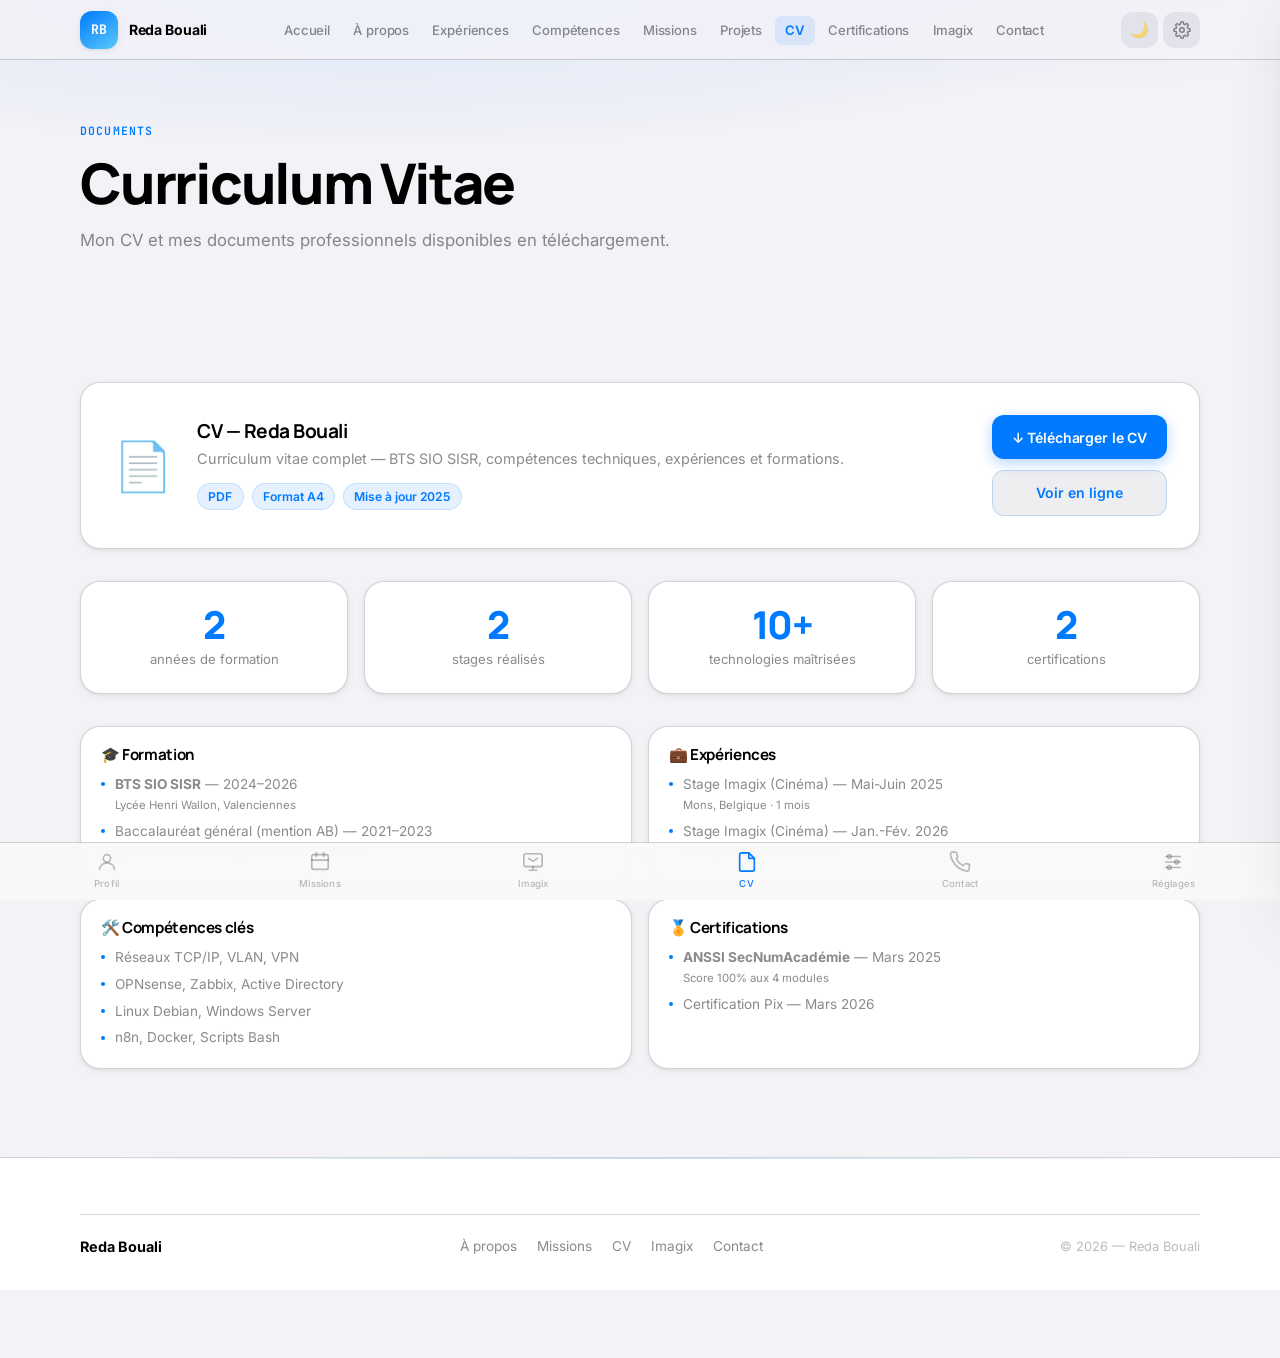
<file: cv.html>
<!DOCTYPE html>
<html lang="fr" data-theme="light" data-accent="indigo" data-size="md" data-font="sf">
<head>
  <meta charset="UTF-8">
  <meta name="viewport" content="width=device-width, initial-scale=1.0">
  <meta name="description" content="CV de Reda Bouali — BTS SIO SISR. Télécharger le curriculum vitae.">
  <title>CV | Reda Bouali — BTS SIO SISR</title>
  <script>
    (function(){var t=localStorage.getItem('theme')||'light',a=localStorage.getItem('accent')||'indigo',s=localStorage.getItem('size')||'md',f=localStorage.getItem('font')||'sf',r=document.documentElement;r.setAttribute('data-theme',t);r.setAttribute('data-accent',a);r.setAttribute('data-size',s);r.setAttribute('data-font',f);})();
  </script>
  <link rel="preconnect" href="https://fonts.googleapis.com">
  <link rel="preconnect" href="https://fonts.gstatic.com" crossorigin>
  <link href="https://fonts.googleapis.com/css2?family=Inter:wght@300;400;500;600;700&family=Manrope:wght@400;500;600;700;800&family=JetBrains+Mono:wght@400;500&display=swap" rel="stylesheet">
  <link rel="stylesheet" href="style.css">
</head>
<body>

<nav class="navbar" role="navigation" aria-label="Navigation principale">
  <div class="nav-inner">
    <a href="index.html" class="nav-brand">
      <span class="brand-mark">RB</span>
      <span class="brand-name">Reda Bouali</span>
    </a>
    <ul class="nav-menu" id="nav-menu" role="list">
      <li><a href="index.html"           class="nav-link">Accueil</a></li>
      <li><a href="about.html"           class="nav-link">À propos</a></li>
      <li><a href="experiences.html"     class="nav-link">Expériences</a></li>
      <li><a href="skills.html"          class="nav-link">Compétences</a></li>
      <li><a href="missions.html"    class="nav-link">Missions</a></li>
      <li><a href="projects.html"    class="nav-link">Projets</a></li>
      <li><a href="cv.html"          class="nav-link">CV</a></li>
      <li><a href="pix.html"         class="nav-link">Certifications</a></li>
      <li><a href="imagix.html"      class="nav-link">Imagix</a></li>
      <li><a href="contact.html"     class="nav-link">Contact</a></li>
    </ul>
    <div class="nav-actions">
      <button id="theme-toggle" class="nav-icon-btn" aria-label="Basculer le thème"><span id="theme-icon">🌙</span></button>
      <button id="settings-btn" class="nav-icon-btn" aria-label="Paramètres">
        <svg width="18" height="18" viewBox="0 0 24 24" fill="none" stroke="currentColor" stroke-width="2" stroke-linecap="round" stroke-linejoin="round"><circle cx="12" cy="12" r="3"/><path d="M19.4 15a1.65 1.65 0 0 0 .33 1.82l.06.06a2 2 0 0 1-2.83 2.83l-.06-.06a1.65 1.65 0 0 0-1.82-.33 1.65 1.65 0 0 0-1 1.51V21a2 2 0 0 1-4 0v-.09A1.65 1.65 0 0 0 9 19.4a1.65 1.65 0 0 0-1.82.33l-.06.06a2 2 0 0 1-2.83-2.83l.06-.06A1.65 1.65 0 0 0 4.68 15a1.65 1.65 0 0 0-1.51-1H3a2 2 0 0 1 0-4h.09A1.65 1.65 0 0 0 4.6 9a1.65 1.65 0 0 0-.33-1.82l-.06-.06a2 2 0 0 1 2.83-2.83l.06.06A1.65 1.65 0 0 0 9 4.68a1.65 1.65 0 0 0 1-1.51V3a2 2 0 0 1 4 0v.09a1.65 1.65 0 0 0 1 1.51 1.65 1.65 0 0 0 1.82-.33l.06-.06a2 2 0 0 1 2.83 2.83l-.06.06A1.65 1.65 0 0 0 19.4 9a1.65 1.65 0 0 0 1.51 1H21a2 2 0 0 1 0 4h-.09a1.65 1.65 0 0 0-1.51 1z"/></svg>
      </button>
      <button id="nav-burger" class="burger" aria-label="Menu" aria-expanded="false"><span></span><span></span><span></span></button>
    </div>
  </div>
</nav>

<aside id="settings-panel" class="settings-panel" aria-hidden="true">
  <div class="settings-header">
    <span class="settings-title">Apparence</span>
    <button id="settings-close" class="settings-close">✕</button>
  </div>
  <div class="settings-section">
    <p class="settings-label">Couleur d'accent</p>
    <div class="settings-row">
      <button class="accent-dot indigo" data-set-accent="indigo" aria-label="Indigo"></button>
      <button class="accent-dot cyan"   data-set-accent="cyan"   aria-label="Cyan"></button>
      <button class="accent-dot amber"  data-set-accent="amber"  aria-label="Ambre"></button>
    </div>
  </div>
  <div class="settings-section">
    <p class="settings-label">Taille du texte</p>
    <div class="settings-row">
      <button class="size-btn" data-set-size="sm">A<small>A</small></button>
      <button class="size-btn active" data-set-size="md">A</button>
      <button class="size-btn" data-set-size="lg"><big>A</big></button>
    </div>
  </div>
  <div class="settings-section">
    <p class="settings-label">Police</p>
    <div class="settings-row">
      <button class="font-btn active" data-set-font="sf">SF / Inter</button>
      <button class="font-btn" data-set-font="manrope">Manrope</button>
      <button class="font-btn" data-set-font="mono">Mono</button>
    </div>
  </div>
</aside>

<section class="page-hero">
  <div class="container">
    <div class="page-hero-inner reveal">
      <p class="section-eyebrow">Documents</p>
      <h1 class="page-title">Curriculum Vitae</h1>
      <p class="page-subtitle">Mon CV et mes documents professionnels disponibles en téléchargement.</p>
    </div>
  </div>
</section>

<section class="section">
  <div class="container">

    <!-- CV Download Card -->
    <div class="ios-card cv-card reveal">
      <div class="cv-card-inner">
        <div class="cv-icon">📄</div>
        <div class="cv-info">
          <h2 class="cv-title">CV — Reda Bouali</h2>
          <p class="cv-desc">Curriculum vitae complet — BTS SIO SISR, compétences techniques, expériences et formations.</p>
          <div class="cv-meta">
            <span class="chip">PDF</span>
            <span class="chip">Format A4</span>
            <span class="chip">Mise à jour 2025</span>
          </div>
        </div>
        <div class="cv-actions">
          <a href="docs/CV REDA BOUALI.pdf" target="_blank" rel="noopener" class="btn-primary">
            ↓ Télécharger le CV
          </a>
          <a href="docs/CV REDA BOUALI.pdf" target="_blank" rel="noopener" class="btn-secondary">
            Voir en ligne
          </a>
        </div>
      </div>
    </div>

    <!-- Stats -->
    <div class="stats-grid reveal" style="margin-top:2rem">
      <div class="stat-card ios-card">
        <span class="stat-number" data-count="2">0</span>
        <span class="stat-label">années de formation</span>
      </div>
      <div class="stat-card ios-card">
        <span class="stat-number" data-count="2">0</span>
        <span class="stat-label">stages réalisés</span>
      </div>
      <div class="stat-card ios-card">
        <span class="stat-number" data-count="10" data-suffix="+">0</span>
        <span class="stat-label">technologies maîtrisées</span>
      </div>
      <div class="stat-card ios-card">
        <span class="stat-number" data-count="2">0</span>
        <span class="stat-label">certifications</span>
      </div>
    </div>

    <!-- Key info -->
    <div class="cv-highlights-grid reveal" style="margin-top:2rem">
      <div class="ios-card cv-highlight">
        <h3>🎓 Formation</h3>
        <ul class="cv-highlight-list">
          <li><strong>BTS SIO SISR</strong> — 2024–2026<br><small>Lycée Henri Wallon, Valenciennes</small></li>
          <li>Baccalauréat général (mention AB) — 2021–2023<br><small>Lycée Ernest Couteaux, Saint-Amand-les-Eaux</small></li>
        </ul>
      </div>
      <div class="ios-card cv-highlight">
        <h3>💼 Expériences</h3>
        <ul class="cv-highlight-list">
          <li>Stage Imagix (Cinéma) — Mai-Juin 2025<br><small>Mons, Belgique · 1 mois</small></li>
          <li>Stage Imagix (Cinéma) — Jan.-Fév. 2026<br><small>Mons, Belgique · 6 semaines</small></li>
        </ul>
      </div>
      <div class="ios-card cv-highlight">
        <h3>🛠️ Compétences clés</h3>
        <ul class="cv-highlight-list">
          <li>Réseaux TCP/IP, VLAN, VPN</li>
          <li>OPNsense, Zabbix, Active Directory</li>
          <li>Linux Debian, Windows Server</li>
          <li>n8n, Docker, Scripts Bash</li>
        </ul>
      </div>
      <div class="ios-card cv-highlight">
        <h3>🏅 Certifications</h3>
        <ul class="cv-highlight-list">
          <li><strong>ANSSI SecNumAcadémie</strong> — Mars 2025<br><small>Score 100% aux 4 modules</small></li>
          <li>Certification Pix — Mars 2026</li>
        </ul>
      </div>
    </div>

  </div>
</section>

<footer class="footer">
  <div class="container">
    <div class="footer-inner">
      <span class="footer-brand">Reda Bouali</span>
      <nav class="footer-nav">
        <a href="about.html">À propos</a>
        <a href="missions.html">Missions</a>
        <a href="cv.html">CV</a>
        <a href="imagix.html">Imagix</a>
        <a href="contact.html">Contact</a>
      </nav>
      <span class="footer-copy">© 2026 — Reda Bouali</span>
    </div>
  </div>
</footer>

<button id="back-to-top" aria-label="Retour en haut">↑</button>
<script src="script.js"></script>
</body>
</html>
</file>
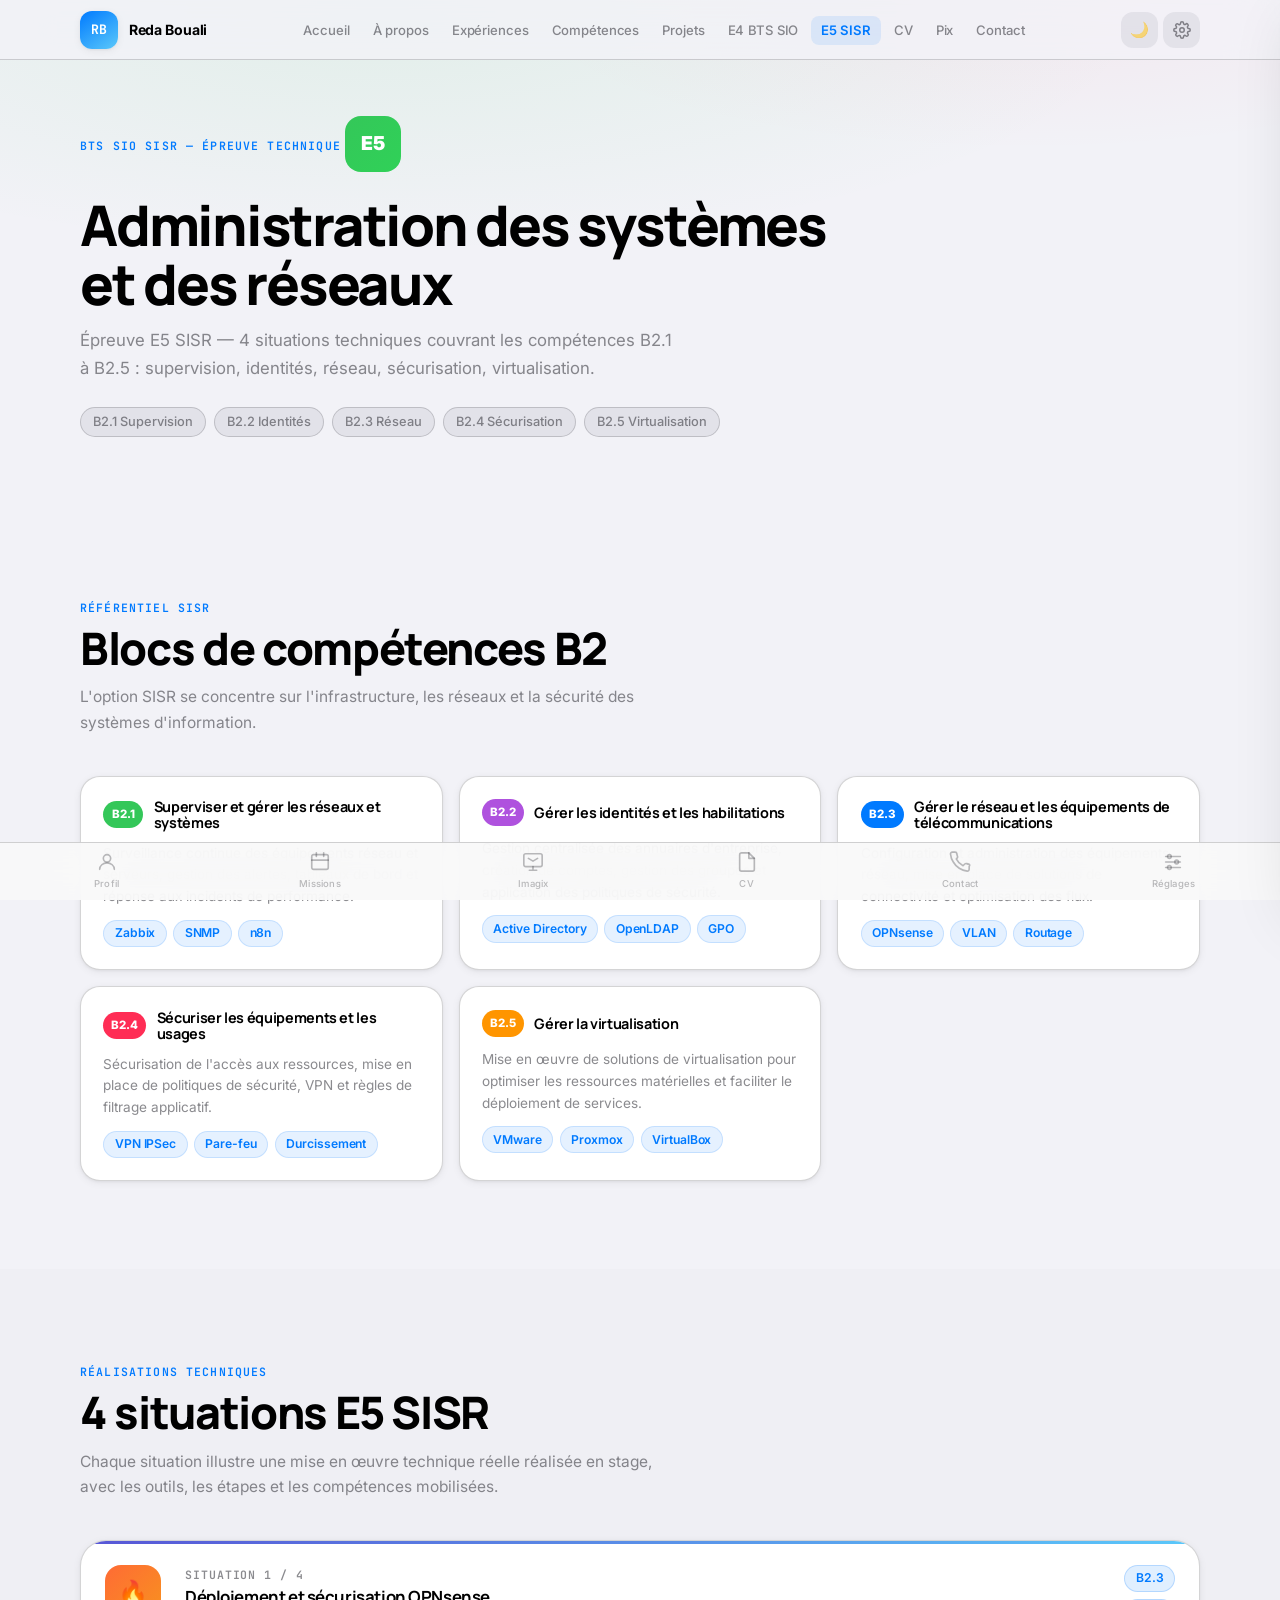
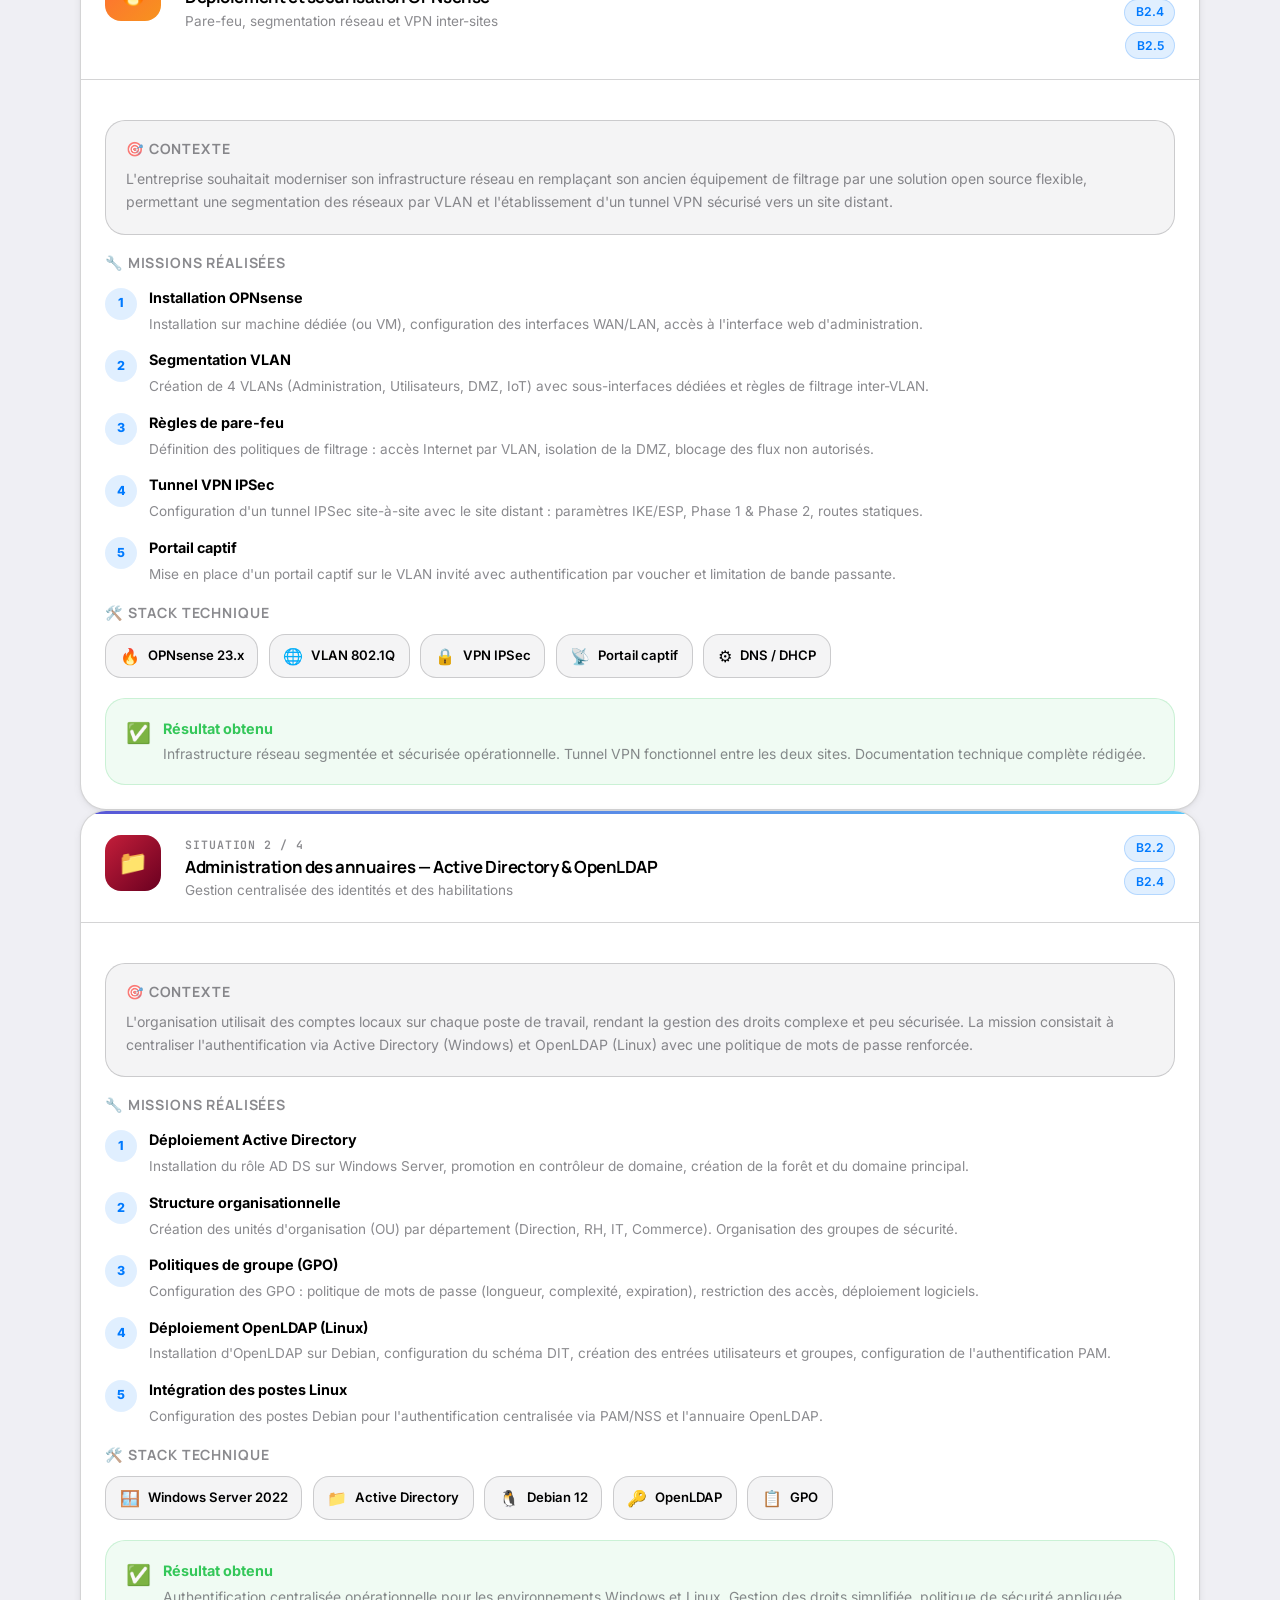
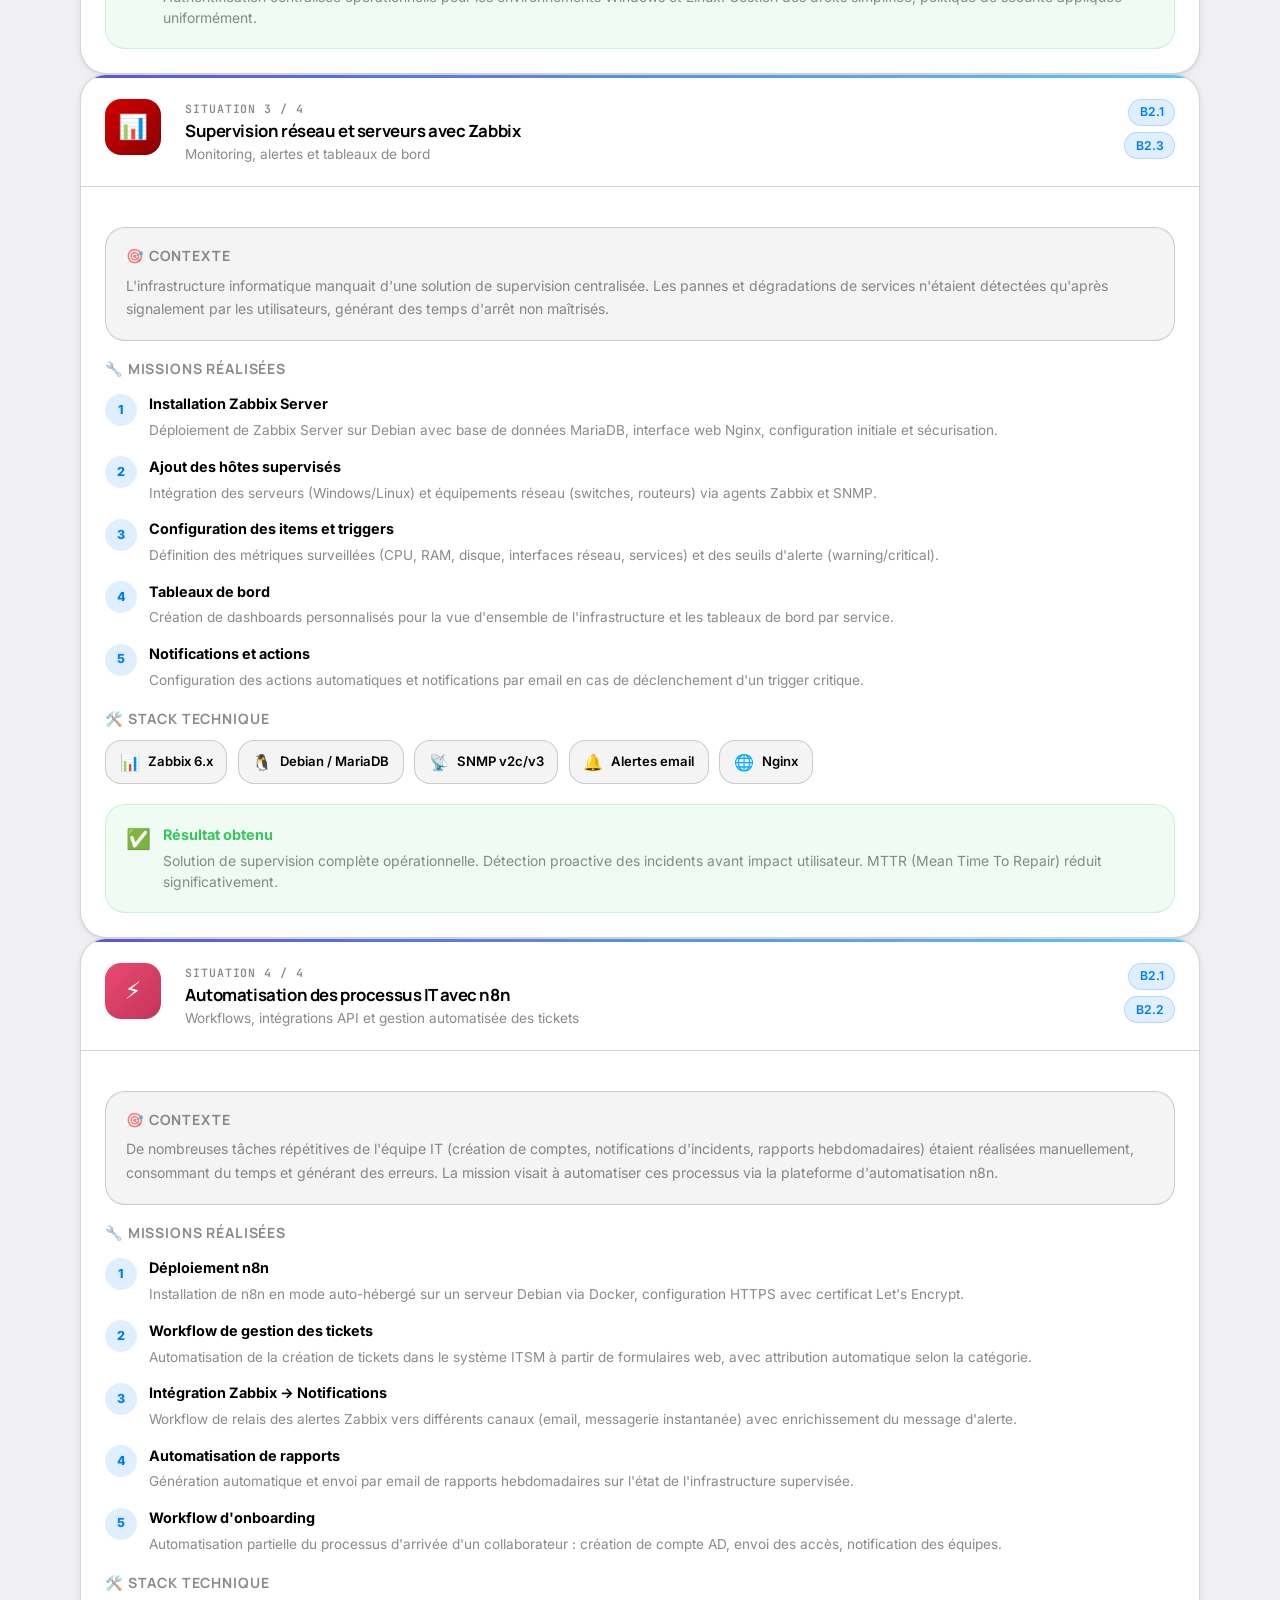
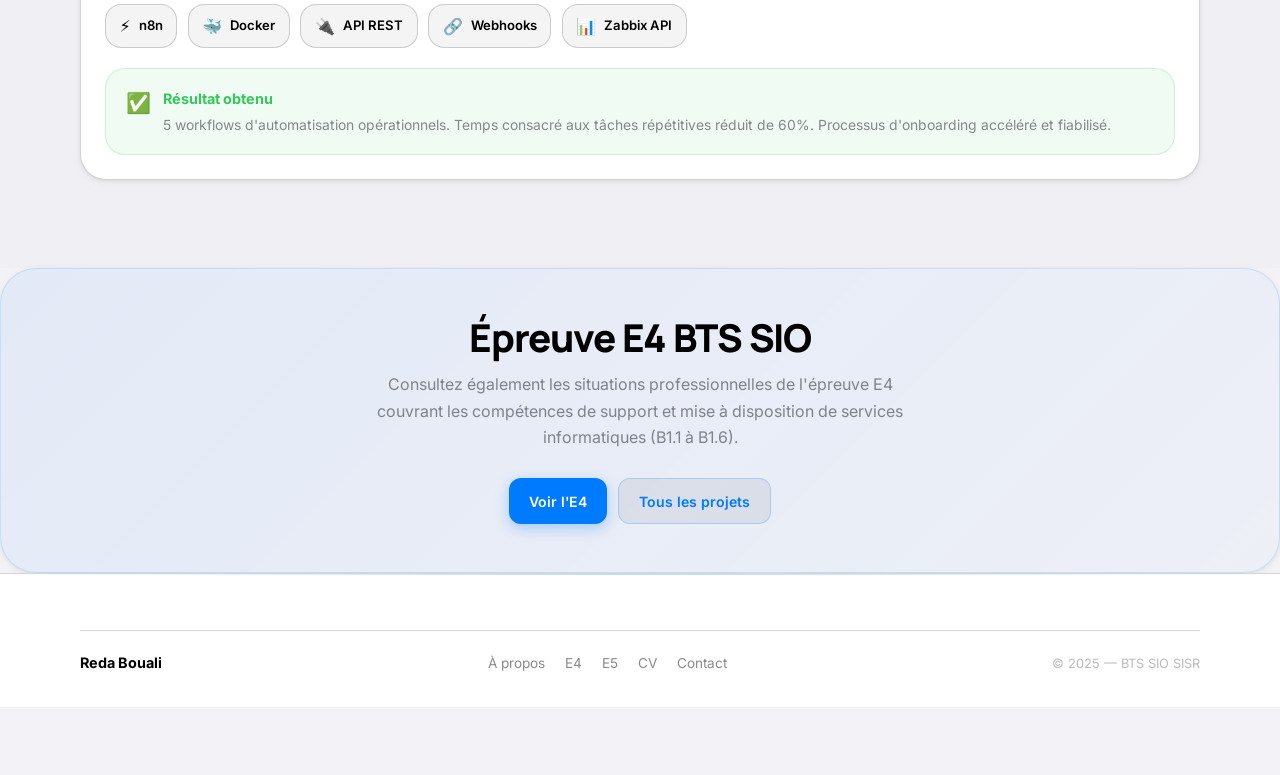
<file: e5.html>
<!DOCTYPE html>
<html lang="fr" data-theme="light" data-accent="indigo" data-size="md" data-font="sf">
<head>
  <meta charset="UTF-8">
  <meta name="viewport" content="width=device-width, initial-scale=1.0">
  <meta name="description" content="Épreuve E5 BTS SIO SISR — Administration des systèmes et des réseaux. Situations : OPNsense, Active Directory, Zabbix, n8n.">
  <title>E5 SISR | Reda Bouali — Administration systèmes &amp; réseaux</title>
  <script>
    (function(){var t=localStorage.getItem('theme')||'light',a=localStorage.getItem('accent')||'indigo',s=localStorage.getItem('size')||'md',f=localStorage.getItem('font')||'sf',r=document.documentElement;r.setAttribute('data-theme',t);r.setAttribute('data-accent',a);r.setAttribute('data-size',s);r.setAttribute('data-font',f);})();
  </script>
  <link rel="preconnect" href="https://fonts.googleapis.com">
  <link rel="preconnect" href="https://fonts.gstatic.com" crossorigin>
  <link href="https://fonts.googleapis.com/css2?family=Inter:wght@300;400;500;600;700&family=Manrope:wght@400;500;600;700;800&family=JetBrains+Mono:wght@400;500&display=swap" rel="stylesheet">
  <link rel="stylesheet" href="style.css">
</head>
<body>

<nav class="navbar" role="navigation" aria-label="Navigation principale">
  <div class="nav-inner">
    <a href="index.html" class="nav-brand">
      <span class="brand-mark">RB</span>
      <span class="brand-name">Reda Bouali</span>
    </a>
    <ul class="nav-menu" id="nav-menu" role="list">
      <li><a href="index.html"           class="nav-link">Accueil</a></li>
      <li><a href="about.html"           class="nav-link">À propos</a></li>
      <li><a href="experiences.html"     class="nav-link">Expériences</a></li>
      <li><a href="skills.html"          class="nav-link">Compétences</a></li>
      <li><a href="projects.html"        class="nav-link">Projets</a></li>
      <li><a href="bts-competences.html" class="nav-link">E4 BTS SIO</a></li>
      <li><a href="e5.html"              class="nav-link">E5 SISR</a></li>
      <li><a href="cv.html"              class="nav-link">CV</a></li>
      <li><a href="pix.html"             class="nav-link">Pix</a></li>
      <li><a href="contact.html"         class="nav-link">Contact</a></li>
    </ul>
    <div class="nav-actions">
      <button id="theme-toggle" class="nav-icon-btn" aria-label="Basculer le thème"><span id="theme-icon">🌙</span></button>
      <button id="settings-btn" class="nav-icon-btn" aria-label="Paramètres">
        <svg width="18" height="18" viewBox="0 0 24 24" fill="none" stroke="currentColor" stroke-width="2" stroke-linecap="round" stroke-linejoin="round"><circle cx="12" cy="12" r="3"/><path d="M19.4 15a1.65 1.65 0 0 0 .33 1.82l.06.06a2 2 0 0 1-2.83 2.83l-.06-.06a1.65 1.65 0 0 0-1.82-.33 1.65 1.65 0 0 0-1 1.51V21a2 2 0 0 1-4 0v-.09A1.65 1.65 0 0 0 9 19.4a1.65 1.65 0 0 0-1.82.33l-.06.06a2 2 0 0 1-2.83-2.83l.06-.06A1.65 1.65 0 0 0 4.68 15a1.65 1.65 0 0 0-1.51-1H3a2 2 0 0 1 0-4h.09A1.65 1.65 0 0 0 4.6 9a1.65 1.65 0 0 0-.33-1.82l-.06-.06a2 2 0 0 1 2.83-2.83l.06.06A1.65 1.65 0 0 0 9 4.68a1.65 1.65 0 0 0 1-1.51V3a2 2 0 0 1 4 0v.09a1.65 1.65 0 0 0 1 1.51 1.65 1.65 0 0 0 1.82-.33l.06-.06a2 2 0 0 1 2.83 2.83l-.06.06A1.65 1.65 0 0 0 19.4 9a1.65 1.65 0 0 0 1.51 1H21a2 2 0 0 1 0 4h-.09a1.65 1.65 0 0 0-1.51 1z"/></svg>
      </button>
      <button id="nav-burger" class="burger" aria-label="Menu" aria-expanded="false"><span></span><span></span><span></span></button>
    </div>
  </div>
</nav>

<aside id="settings-panel" class="settings-panel" aria-hidden="true">
  <div class="settings-header">
    <span class="settings-title">Apparence</span>
    <button id="settings-close" class="settings-close">✕</button>
  </div>
  <div class="settings-section">
    <p class="settings-label">Couleur d'accent</p>
    <div class="settings-row">
      <button class="accent-dot indigo" data-set-accent="indigo" aria-label="Indigo"></button>
      <button class="accent-dot cyan"   data-set-accent="cyan"   aria-label="Cyan"></button>
      <button class="accent-dot amber"  data-set-accent="amber"  aria-label="Ambre"></button>
    </div>
  </div>
  <div class="settings-section">
    <p class="settings-label">Taille du texte</p>
    <div class="settings-row">
      <button class="size-btn" data-set-size="sm">A<small>A</small></button>
      <button class="size-btn active" data-set-size="md">A</button>
      <button class="size-btn" data-set-size="lg"><big>A</big></button>
    </div>
  </div>
  <div class="settings-section">
    <p class="settings-label">Police</p>
    <div class="settings-row">
      <button class="font-btn active" data-set-font="sf">SF / Inter</button>
      <button class="font-btn" data-set-font="manrope">Manrope</button>
      <button class="font-btn" data-set-font="mono">Mono</button>
    </div>
  </div>
</aside>

<!-- ═══ PAGE HERO ════════════════════════════════════════════ -->
<section class="page-hero page-hero-e5">
  <div class="container">
    <div class="page-hero-inner reveal">
      <p class="section-eyebrow">BTS SIO SISR — Épreuve technique</p>
      <div class="bts-badge-lg bts-e5">E5</div>
      <h1 class="page-title">Administration des systèmes<br>et des réseaux</h1>
      <p class="page-subtitle">Épreuve E5 SISR — 4 situations techniques couvrant les compétences B2.1 à B2.5 : supervision, identités, réseau, sécurisation, virtualisation.</p>
      <div class="hero-tags" style="margin-top:1.5rem">
        <span class="tag">B2.1 Supervision</span>
        <span class="tag">B2.2 Identités</span>
        <span class="tag">B2.3 Réseau</span>
        <span class="tag">B2.4 Sécurisation</span>
        <span class="tag">B2.5 Virtualisation</span>
      </div>
    </div>
  </div>
</section>

<!-- ═══ COMPETENCES MAP ═══════════════════════════════════════ -->
<section class="section">
  <div class="container">
    <div class="section-header reveal">
      <p class="section-eyebrow">Référentiel SISR</p>
      <h2 class="section-title">Blocs de compétences B2</h2>
      <p class="section-desc">L'option SISR se concentre sur l'infrastructure, les réseaux et la sécurité des systèmes d'information.</p>
    </div>

    <div class="competence-map stagger-grid">
      <div class="competence-bloc ios-card">
        <div class="competence-bloc-header">
          <span class="competence-badge" style="background:#34C759">B2.1</span>
          <h3>Superviser et gérer les réseaux et systèmes</h3>
        </div>
        <p>Surveillance continue des équipements réseau et serveurs, gestion des alertes, tableaux de bord et réponse aux incidents de performance.</p>
        <div class="competence-tools">
          <span class="chip">Zabbix</span>
          <span class="chip">SNMP</span>
          <span class="chip">n8n</span>
        </div>
      </div>

      <div class="competence-bloc ios-card">
        <div class="competence-bloc-header">
          <span class="competence-badge" style="background:#AF52DE">B2.2</span>
          <h3>Gérer les identités et les habilitations</h3>
        </div>
        <p>Gestion centralisée des annuaires d'entreprise, création de comptes, gestion des groupes et application des politiques de sécurité.</p>
        <div class="competence-tools">
          <span class="chip">Active Directory</span>
          <span class="chip">OpenLDAP</span>
          <span class="chip">GPO</span>
        </div>
      </div>

      <div class="competence-bloc ios-card">
        <div class="competence-bloc-header">
          <span class="competence-badge" style="background:#007AFF">B2.3</span>
          <h3>Gérer le réseau et les équipements de télécommunications</h3>
        </div>
        <p>Configuration et administration des équipements réseau, mise en place de solutions de connectivité et optimisation des flux.</p>
        <div class="competence-tools">
          <span class="chip">OPNsense</span>
          <span class="chip">VLAN</span>
          <span class="chip">Routage</span>
        </div>
      </div>

      <div class="competence-bloc ios-card">
        <div class="competence-bloc-header">
          <span class="competence-badge" style="background:#FF2D55">B2.4</span>
          <h3>Sécuriser les équipements et les usages</h3>
        </div>
        <p>Sécurisation de l'accès aux ressources, mise en place de politiques de sécurité, VPN et règles de filtrage applicatif.</p>
        <div class="competence-tools">
          <span class="chip">VPN IPSec</span>
          <span class="chip">Pare-feu</span>
          <span class="chip">Durcissement</span>
        </div>
      </div>

      <div class="competence-bloc ios-card">
        <div class="competence-bloc-header">
          <span class="competence-badge" style="background:#FF9500">B2.5</span>
          <h3>Gérer la virtualisation</h3>
        </div>
        <p>Mise en œuvre de solutions de virtualisation pour optimiser les ressources matérielles et faciliter le déploiement de services.</p>
        <div class="competence-tools">
          <span class="chip">VMware</span>
          <span class="chip">Proxmox</span>
          <span class="chip">VirtualBox</span>
        </div>
      </div>
    </div>
  </div>
</section>

<!-- ═══ SITUATIONS TECHNIQUES ════════════════════════════════ -->
<section class="section section-tinted">
  <div class="container">
    <div class="section-header reveal">
      <p class="section-eyebrow">Réalisations techniques</p>
      <h2 class="section-title">4 situations E5 SISR</h2>
      <p class="section-desc">Chaque situation illustre une mise en œuvre technique réelle réalisée en stage, avec les outils, les étapes et les compétences mobilisées.</p>
    </div>

    <!-- Situation E5-1 : OPNsense -->
    <div class="e5-card ios-card reveal">
      <div class="e5-card-header">
        <div class="e5-icon" style="background:linear-gradient(135deg,#FF6B35,#F7931E)">🔥</div>
        <div class="e5-card-meta">
          <div class="e5-situation-num">Situation 1 / 4</div>
          <h2 class="e5-title">Déploiement et sécurisation OPNsense</h2>
          <p class="e5-subtitle">Pare-feu, segmentation réseau et VPN inter-sites</p>
        </div>
        <div class="e5-badges">
          <span class="chip chip-accent">B2.3</span>
          <span class="chip chip-accent">B2.4</span>
          <span class="chip chip-accent">B2.5</span>
        </div>
      </div>

      <div class="e5-body">
        <div class="e5-context ios-card e5-inner-card">
          <h3>🎯 Contexte</h3>
          <p>L'entreprise souhaitait moderniser son infrastructure réseau en remplaçant son ancien équipement de filtrage par une solution open source flexible, permettant une segmentation des réseaux par VLAN et l'établissement d'un tunnel VPN sécurisé vers un site distant.</p>
        </div>

        <div class="e5-missions">
          <h3>🔧 Missions réalisées</h3>
          <div class="e5-steps">
            <div class="e5-step">
              <span class="step-num">1</span>
              <div>
                <strong>Installation OPNsense</strong>
                <p>Installation sur machine dédiée (ou VM), configuration des interfaces WAN/LAN, accès à l'interface web d'administration.</p>
              </div>
            </div>
            <div class="e5-step">
              <span class="step-num">2</span>
              <div>
                <strong>Segmentation VLAN</strong>
                <p>Création de 4 VLANs (Administration, Utilisateurs, DMZ, IoT) avec sous-interfaces dédiées et règles de filtrage inter-VLAN.</p>
              </div>
            </div>
            <div class="e5-step">
              <span class="step-num">3</span>
              <div>
                <strong>Règles de pare-feu</strong>
                <p>Définition des politiques de filtrage : accès Internet par VLAN, isolation de la DMZ, blocage des flux non autorisés.</p>
              </div>
            </div>
            <div class="e5-step">
              <span class="step-num">4</span>
              <div>
                <strong>Tunnel VPN IPSec</strong>
                <p>Configuration d'un tunnel IPSec site-à-site avec le site distant : paramètres IKE/ESP, Phase 1 &amp; Phase 2, routes statiques.</p>
              </div>
            </div>
            <div class="e5-step">
              <span class="step-num">5</span>
              <div>
                <strong>Portail captif</strong>
                <p>Mise en place d'un portail captif sur le VLAN invité avec authentification par voucher et limitation de bande passante.</p>
              </div>
            </div>
          </div>
        </div>

        <div class="e5-tech-stack">
          <h3>🛠️ Stack technique</h3>
          <div class="e5-tools-grid">
            <div class="e5-tool-card">
              <span class="tool-emoji">🔥</span>
              <span class="tool-name">OPNsense 23.x</span>
            </div>
            <div class="e5-tool-card">
              <span class="tool-emoji">🌐</span>
              <span class="tool-name">VLAN 802.1Q</span>
            </div>
            <div class="e5-tool-card">
              <span class="tool-emoji">🔒</span>
              <span class="tool-name">VPN IPSec</span>
            </div>
            <div class="e5-tool-card">
              <span class="tool-emoji">📡</span>
              <span class="tool-name">Portail captif</span>
            </div>
            <div class="e5-tool-card">
              <span class="tool-emoji">⚙️</span>
              <span class="tool-name">DNS / DHCP</span>
            </div>
          </div>
        </div>

        <div class="e5-result">
          <span class="result-icon">✅</span>
          <div>
            <strong>Résultat obtenu</strong>
            <p>Infrastructure réseau segmentée et sécurisée opérationnelle. Tunnel VPN fonctionnel entre les deux sites. Documentation technique complète rédigée.</p>
          </div>
        </div>
      </div>
    </div>

    <!-- Situation E5-2 : Active Directory / OpenLDAP -->
    <div class="e5-card ios-card reveal">
      <div class="e5-card-header">
        <div class="e5-icon" style="background:linear-gradient(135deg,#C41E3A,#6A0020)">📁</div>
        <div class="e5-card-meta">
          <div class="e5-situation-num">Situation 2 / 4</div>
          <h2 class="e5-title">Administration des annuaires — Active Directory &amp; OpenLDAP</h2>
          <p class="e5-subtitle">Gestion centralisée des identités et des habilitations</p>
        </div>
        <div class="e5-badges">
          <span class="chip chip-accent">B2.2</span>
          <span class="chip chip-accent">B2.4</span>
        </div>
      </div>

      <div class="e5-body">
        <div class="e5-context ios-card e5-inner-card">
          <h3>🎯 Contexte</h3>
          <p>L'organisation utilisait des comptes locaux sur chaque poste de travail, rendant la gestion des droits complexe et peu sécurisée. La mission consistait à centraliser l'authentification via Active Directory (Windows) et OpenLDAP (Linux) avec une politique de mots de passe renforcée.</p>
        </div>

        <div class="e5-missions">
          <h3>🔧 Missions réalisées</h3>
          <div class="e5-steps">
            <div class="e5-step">
              <span class="step-num">1</span>
              <div>
                <strong>Déploiement Active Directory</strong>
                <p>Installation du rôle AD DS sur Windows Server, promotion en contrôleur de domaine, création de la forêt et du domaine principal.</p>
              </div>
            </div>
            <div class="e5-step">
              <span class="step-num">2</span>
              <div>
                <strong>Structure organisationnelle</strong>
                <p>Création des unités d'organisation (OU) par département (Direction, RH, IT, Commerce). Organisation des groupes de sécurité.</p>
              </div>
            </div>
            <div class="e5-step">
              <span class="step-num">3</span>
              <div>
                <strong>Politiques de groupe (GPO)</strong>
                <p>Configuration des GPO : politique de mots de passe (longueur, complexité, expiration), restriction des accès, déploiement logiciels.</p>
              </div>
            </div>
            <div class="e5-step">
              <span class="step-num">4</span>
              <div>
                <strong>Déploiement OpenLDAP (Linux)</strong>
                <p>Installation d'OpenLDAP sur Debian, configuration du schéma DIT, création des entrées utilisateurs et groupes, configuration de l'authentification PAM.</p>
              </div>
            </div>
            <div class="e5-step">
              <span class="step-num">5</span>
              <div>
                <strong>Intégration des postes Linux</strong>
                <p>Configuration des postes Debian pour l'authentification centralisée via PAM/NSS et l'annuaire OpenLDAP.</p>
              </div>
            </div>
          </div>
        </div>

        <div class="e5-tech-stack">
          <h3>🛠️ Stack technique</h3>
          <div class="e5-tools-grid">
            <div class="e5-tool-card">
              <span class="tool-emoji">🪟</span>
              <span class="tool-name">Windows Server 2022</span>
            </div>
            <div class="e5-tool-card">
              <span class="tool-emoji">📁</span>
              <span class="tool-name">Active Directory</span>
            </div>
            <div class="e5-tool-card">
              <span class="tool-emoji">🐧</span>
              <span class="tool-name">Debian 12</span>
            </div>
            <div class="e5-tool-card">
              <span class="tool-emoji">🔑</span>
              <span class="tool-name">OpenLDAP</span>
            </div>
            <div class="e5-tool-card">
              <span class="tool-emoji">📋</span>
              <span class="tool-name">GPO</span>
            </div>
          </div>
        </div>

        <div class="e5-result">
          <span class="result-icon">✅</span>
          <div>
            <strong>Résultat obtenu</strong>
            <p>Authentification centralisée opérationnelle pour les environnements Windows et Linux. Gestion des droits simplifiée, politique de sécurité appliquée uniformément.</p>
          </div>
        </div>
      </div>
    </div>

    <!-- Situation E5-3 : Zabbix -->
    <div class="e5-card ios-card reveal">
      <div class="e5-card-header">
        <div class="e5-icon" style="background:linear-gradient(135deg,#D40000,#880000)">📊</div>
        <div class="e5-card-meta">
          <div class="e5-situation-num">Situation 3 / 4</div>
          <h2 class="e5-title">Supervision réseau et serveurs avec Zabbix</h2>
          <p class="e5-subtitle">Monitoring, alertes et tableaux de bord</p>
        </div>
        <div class="e5-badges">
          <span class="chip chip-accent">B2.1</span>
          <span class="chip chip-accent">B2.3</span>
        </div>
      </div>

      <div class="e5-body">
        <div class="e5-context ios-card e5-inner-card">
          <h3>🎯 Contexte</h3>
          <p>L'infrastructure informatique manquait d'une solution de supervision centralisée. Les pannes et dégradations de services n'étaient détectées qu'après signalement par les utilisateurs, générant des temps d'arrêt non maîtrisés.</p>
        </div>

        <div class="e5-missions">
          <h3>🔧 Missions réalisées</h3>
          <div class="e5-steps">
            <div class="e5-step">
              <span class="step-num">1</span>
              <div>
                <strong>Installation Zabbix Server</strong>
                <p>Déploiement de Zabbix Server sur Debian avec base de données MariaDB, interface web Nginx, configuration initiale et sécurisation.</p>
              </div>
            </div>
            <div class="e5-step">
              <span class="step-num">2</span>
              <div>
                <strong>Ajout des hôtes supervisés</strong>
                <p>Intégration des serveurs (Windows/Linux) et équipements réseau (switches, routeurs) via agents Zabbix et SNMP.</p>
              </div>
            </div>
            <div class="e5-step">
              <span class="step-num">3</span>
              <div>
                <strong>Configuration des items et triggers</strong>
                <p>Définition des métriques surveillées (CPU, RAM, disque, interfaces réseau, services) et des seuils d'alerte (warning/critical).</p>
              </div>
            </div>
            <div class="e5-step">
              <span class="step-num">4</span>
              <div>
                <strong>Tableaux de bord</strong>
                <p>Création de dashboards personnalisés pour la vue d'ensemble de l'infrastructure et les tableaux de bord par service.</p>
              </div>
            </div>
            <div class="e5-step">
              <span class="step-num">5</span>
              <div>
                <strong>Notifications et actions</strong>
                <p>Configuration des actions automatiques et notifications par email en cas de déclenchement d'un trigger critique.</p>
              </div>
            </div>
          </div>
        </div>

        <div class="e5-tech-stack">
          <h3>🛠️ Stack technique</h3>
          <div class="e5-tools-grid">
            <div class="e5-tool-card">
              <span class="tool-emoji">📊</span>
              <span class="tool-name">Zabbix 6.x</span>
            </div>
            <div class="e5-tool-card">
              <span class="tool-emoji">🐧</span>
              <span class="tool-name">Debian / MariaDB</span>
            </div>
            <div class="e5-tool-card">
              <span class="tool-emoji">📡</span>
              <span class="tool-name">SNMP v2c/v3</span>
            </div>
            <div class="e5-tool-card">
              <span class="tool-emoji">🔔</span>
              <span class="tool-name">Alertes email</span>
            </div>
            <div class="e5-tool-card">
              <span class="tool-emoji">🌐</span>
              <span class="tool-name">Nginx</span>
            </div>
          </div>
        </div>

        <div class="e5-result">
          <span class="result-icon">✅</span>
          <div>
            <strong>Résultat obtenu</strong>
            <p>Solution de supervision complète opérationnelle. Détection proactive des incidents avant impact utilisateur. MTTR (Mean Time To Repair) réduit significativement.</p>
          </div>
        </div>
      </div>
    </div>

    <!-- Situation E5-4 : n8n -->
    <div class="e5-card ios-card reveal">
      <div class="e5-card-header">
        <div class="e5-icon" style="background:linear-gradient(135deg,#EA4B71,#C4335A)">⚡</div>
        <div class="e5-card-meta">
          <div class="e5-situation-num">Situation 4 / 4</div>
          <h2 class="e5-title">Automatisation des processus IT avec n8n</h2>
          <p class="e5-subtitle">Workflows, intégrations API et gestion automatisée des tickets</p>
        </div>
        <div class="e5-badges">
          <span class="chip chip-accent">B2.1</span>
          <span class="chip chip-accent">B2.2</span>
        </div>
      </div>

      <div class="e5-body">
        <div class="e5-context ios-card e5-inner-card">
          <h3>🎯 Contexte</h3>
          <p>De nombreuses tâches répétitives de l'équipe IT (création de comptes, notifications d'incidents, rapports hebdomadaires) étaient réalisées manuellement, consommant du temps et générant des erreurs. La mission visait à automatiser ces processus via la plateforme d'automatisation n8n.</p>
        </div>

        <div class="e5-missions">
          <h3>🔧 Missions réalisées</h3>
          <div class="e5-steps">
            <div class="e5-step">
              <span class="step-num">1</span>
              <div>
                <strong>Déploiement n8n</strong>
                <p>Installation de n8n en mode auto-hébergé sur un serveur Debian via Docker, configuration HTTPS avec certificat Let's Encrypt.</p>
              </div>
            </div>
            <div class="e5-step">
              <span class="step-num">2</span>
              <div>
                <strong>Workflow de gestion des tickets</strong>
                <p>Automatisation de la création de tickets dans le système ITSM à partir de formulaires web, avec attribution automatique selon la catégorie.</p>
              </div>
            </div>
            <div class="e5-step">
              <span class="step-num">3</span>
              <div>
                <strong>Intégration Zabbix → Notifications</strong>
                <p>Workflow de relais des alertes Zabbix vers différents canaux (email, messagerie instantanée) avec enrichissement du message d'alerte.</p>
              </div>
            </div>
            <div class="e5-step">
              <span class="step-num">4</span>
              <div>
                <strong>Automatisation de rapports</strong>
                <p>Génération automatique et envoi par email de rapports hebdomadaires sur l'état de l'infrastructure supervisée.</p>
              </div>
            </div>
            <div class="e5-step">
              <span class="step-num">5</span>
              <div>
                <strong>Workflow d'onboarding</strong>
                <p>Automatisation partielle du processus d'arrivée d'un collaborateur : création de compte AD, envoi des accès, notification des équipes.</p>
              </div>
            </div>
          </div>
        </div>

        <div class="e5-tech-stack">
          <h3>🛠️ Stack technique</h3>
          <div class="e5-tools-grid">
            <div class="e5-tool-card">
              <span class="tool-emoji">⚡</span>
              <span class="tool-name">n8n</span>
            </div>
            <div class="e5-tool-card">
              <span class="tool-emoji">🐳</span>
              <span class="tool-name">Docker</span>
            </div>
            <div class="e5-tool-card">
              <span class="tool-emoji">🔌</span>
              <span class="tool-name">API REST</span>
            </div>
            <div class="e5-tool-card">
              <span class="tool-emoji">🔗</span>
              <span class="tool-name">Webhooks</span>
            </div>
            <div class="e5-tool-card">
              <span class="tool-emoji">📊</span>
              <span class="tool-name">Zabbix API</span>
            </div>
          </div>
        </div>

        <div class="e5-result">
          <span class="result-icon">✅</span>
          <div>
            <strong>Résultat obtenu</strong>
            <p>5 workflows d'automatisation opérationnels. Temps consacré aux tâches répétitives réduit de 60%. Processus d'onboarding accéléré et fiabilisé.</p>
          </div>
        </div>
      </div>
    </div>

  </div>
</section>

<!-- ═══ LINK TO E4 ═════════════════════════════════════════════ -->
<section class="section closing-panel reveal">
  <div class="container">
    <div class="closing-inner">
      <h2 class="closing-title">Épreuve E4 BTS SIO</h2>
      <p class="closing-desc">Consultez également les situations professionnelles de l'épreuve E4 couvrant les compétences de support et mise à disposition de services informatiques (B1.1 à B1.6).</p>
      <div class="closing-actions">
        <a href="bts-competences.html" class="btn-primary">Voir l'E4</a>
        <a href="projects.html" class="btn-secondary">Tous les projets</a>
      </div>
    </div>
  </div>
</section>

<footer class="footer">
  <div class="container">
    <div class="footer-inner">
      <span class="footer-brand">Reda Bouali</span>
      <nav class="footer-nav">
        <a href="about.html">À propos</a>
        <a href="bts-competences.html">E4</a>
        <a href="e5.html">E5</a>
        <a href="cv.html">CV</a>
        <a href="contact.html">Contact</a>
      </nav>
      <span class="footer-copy">© 2025 — BTS SIO SISR</span>
    </div>
  </div>
</footer>

<button id="back-to-top" aria-label="Retour en haut">↑</button>
<script src="script.js"></script>
</body>
</html>
</file>
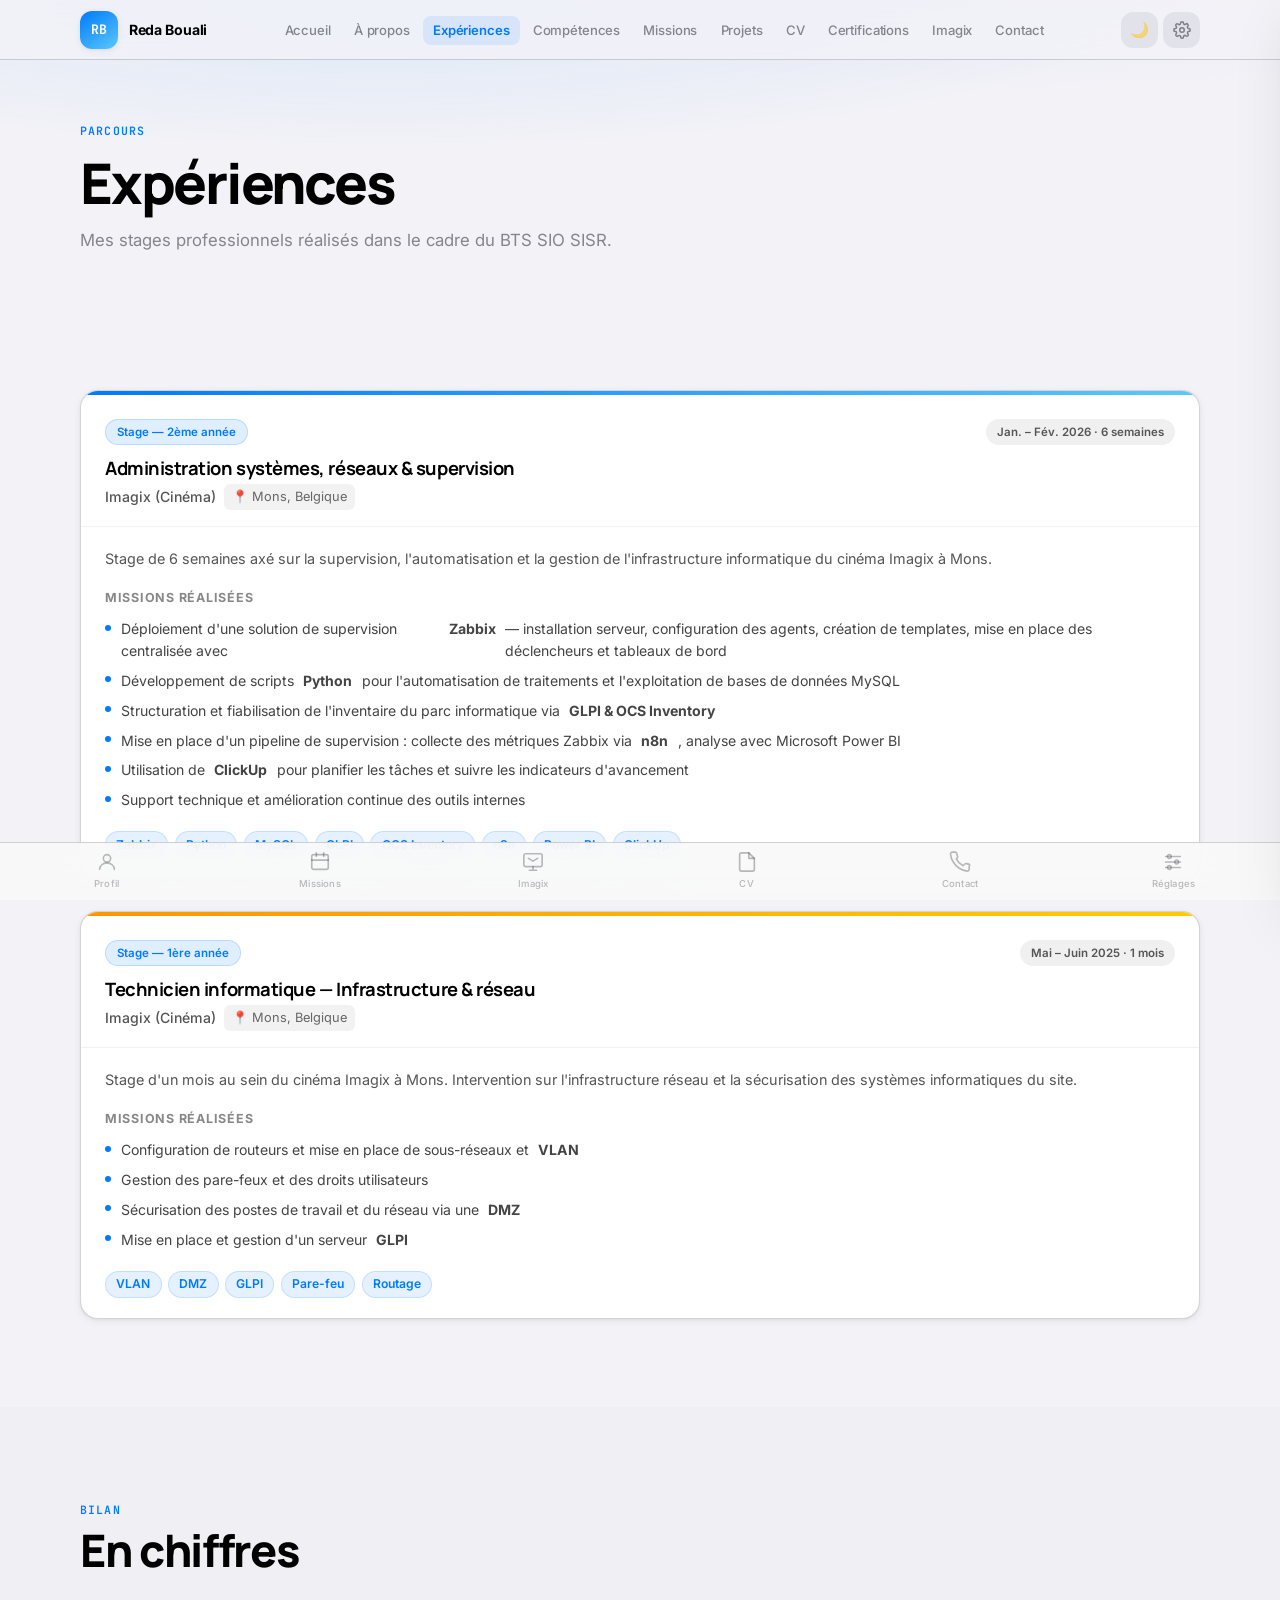
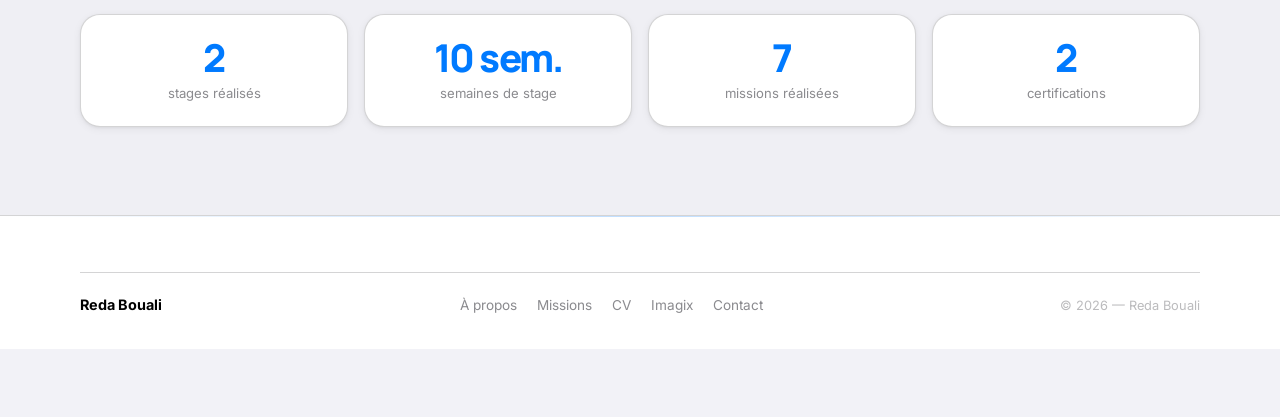
<file: experiences.html>
<!DOCTYPE html>
<html lang="fr" data-theme="light" data-accent="indigo" data-size="md" data-font="sf">
<head>
  <meta charset="UTF-8">
  <meta name="viewport" content="width=device-width, initial-scale=1.0">
  <meta name="description" content="Expériences professionnelles de Reda Bouali — stages en BTS SIO SISR.">
  <title>Expériences | Reda Bouali — BTS SIO SISR</title>
  <script>
    (function(){var t=localStorage.getItem('theme')||'light',a=localStorage.getItem('accent')||'indigo',s=localStorage.getItem('size')||'md',f=localStorage.getItem('font')||'sf',r=document.documentElement;r.setAttribute('data-theme',t);r.setAttribute('data-accent',a);r.setAttribute('data-size',s);r.setAttribute('data-font',f);})();
  </script>
  <link rel="preconnect" href="https://fonts.googleapis.com">
  <link rel="preconnect" href="https://fonts.gstatic.com" crossorigin>
  <link href="https://fonts.googleapis.com/css2?family=Inter:wght@300;400;500;600;700&family=Manrope:wght@400;500;600;700;800&family=JetBrains+Mono:wght@400;500&display=swap" rel="stylesheet">
  <link rel="stylesheet" href="style.css">
  <style>
    /* ── Experience cards overrides ─────────────────────────── */
    .xp-grid {
      display: grid;
      gap: 2rem;
      margin-top: 0.5rem;
    }
    .xp-card {
      border-radius: 18px;
      overflow: hidden;
    }
    .xp-card-header {
      padding: 1.5rem 1.5rem 1rem;
      border-bottom: 1px solid rgba(128,128,128,.1);
    }
    .xp-meta-row {
      display: flex;
      flex-wrap: wrap;
      align-items: center;
      gap: 0.5rem;
      margin-bottom: 0.75rem;
    }
    .xp-badge {
      display: inline-flex;
      align-items: center;
      height: 1.6rem;
      padding: 0 0.7rem;
      border-radius: 999px;
      font-size: 0.72rem;
      font-weight: 600;
      background: rgba(var(--accent-rgb), 0.12);
      color: var(--accent);
      border: 1px solid rgba(var(--accent-rgb), 0.18);
    }
    .xp-date-badge {
      display: inline-flex;
      align-items: center;
      height: 1.6rem;
      padding: 0 0.7rem;
      border-radius: 999px;
      font-size: 0.72rem;
      font-weight: 600;
      margin-left: auto;
    }
    [data-theme="light"] .xp-date-badge {
      background: rgba(0,0,0,.06);
      color: #555;
    }
    [data-theme="dark"] .xp-date-badge {
      background: rgba(255,255,255,.1);
      color: rgba(255,255,255,.7);
    }
    .xp-title {
      font-size: 1.15rem;
      font-weight: 700;
      margin: 0 0 0.2rem;
      line-height: 1.3;
    }
    .xp-company-row {
      display: flex;
      align-items: center;
      gap: 0.5rem;
      flex-wrap: wrap;
    }
    .xp-company {
      font-size: 0.88rem;
      font-weight: 500;
    }
    [data-theme="light"] .xp-company { color: #555; }
    [data-theme="dark"]  .xp-company { color: rgba(255,255,255,.6); }
    .xp-location {
      font-size: 0.8rem;
      padding: 0.15rem 0.5rem;
      border-radius: 6px;
    }
    [data-theme="light"] .xp-location { background: rgba(0,0,0,.05); color: #666; }
    [data-theme="dark"]  .xp-location { background: rgba(255,255,255,.08); color: rgba(255,255,255,.55); }
    .xp-card-body {
      padding: 1.25rem 1.5rem;
    }
    .xp-intro {
      font-size: 0.9rem;
      line-height: 1.65;
      margin-bottom: 1.1rem;
    }
    [data-theme="light"] .xp-intro { color: #555; }
    [data-theme="dark"]  .xp-intro { color: rgba(255,255,255,.65); }
    .xp-tasks-title {
      font-size: 0.78rem;
      font-weight: 700;
      text-transform: uppercase;
      letter-spacing: 0.06em;
      margin-bottom: 0.6rem;
    }
    [data-theme="light"] .xp-tasks-title { color: #888; }
    [data-theme="dark"]  .xp-tasks-title { color: rgba(255,255,255,.4); }
    .xp-tasks {
      list-style: none;
      display: grid;
      gap: 0.5rem;
      margin: 0 0 1.25rem;
      padding: 0;
    }
    .xp-tasks li {
      display: flex;
      align-items: flex-start;
      gap: 0.6rem;
      font-size: 0.88rem;
      line-height: 1.55;
    }
    [data-theme="light"] .xp-tasks li { color: #444; }
    [data-theme="dark"]  .xp-tasks li { color: rgba(255,255,255,.75); }
    .xp-tasks li::before {
      content: '';
      flex-shrink: 0;
      width: 6px;
      height: 6px;
      border-radius: 50%;
      background: var(--accent);
      margin-top: 0.45em;
    }
    .xp-tags {
      display: flex;
      flex-wrap: wrap;
      gap: 0.4rem;
    }
    /* Accent stripe at top of card */
    .xp-card-accent {
      height: 4px;
    }
    .xp-card-accent.orange { background: linear-gradient(90deg, #FF9500, #FFCC00); }
    .xp-card-accent.blue   { background: linear-gradient(90deg, #007AFF, #5AC8FA); }
  </style>
</head>
<body>

<nav class="navbar" role="navigation" aria-label="Navigation principale">
  <div class="nav-inner">
    <a href="index.html" class="nav-brand">
      <span class="brand-mark">RB</span>
      <span class="brand-name">Reda Bouali</span>
    </a>
    <ul class="nav-menu" id="nav-menu" role="list">
      <li><a href="index.html"           class="nav-link">Accueil</a></li>
      <li><a href="about.html"           class="nav-link">À propos</a></li>
      <li><a href="experiences.html"     class="nav-link">Expériences</a></li>
      <li><a href="skills.html"          class="nav-link">Compétences</a></li>
      <li><a href="missions.html"    class="nav-link">Missions</a></li>
      <li><a href="projects.html"    class="nav-link">Projets</a></li>
      <li><a href="cv.html"          class="nav-link">CV</a></li>
      <li><a href="pix.html"         class="nav-link">Certifications</a></li>
      <li><a href="imagix.html"      class="nav-link">Imagix</a></li>
      <li><a href="contact.html"     class="nav-link">Contact</a></li>
    </ul>
    <div class="nav-actions">
      <button id="theme-toggle" class="nav-icon-btn" aria-label="Basculer le thème"><span id="theme-icon">🌙</span></button>
      <button id="settings-btn" class="nav-icon-btn" aria-label="Paramètres">
        <svg width="18" height="18" viewBox="0 0 24 24" fill="none" stroke="currentColor" stroke-width="2" stroke-linecap="round" stroke-linejoin="round"><circle cx="12" cy="12" r="3"/><path d="M19.4 15a1.65 1.65 0 0 0 .33 1.82l.06.06a2 2 0 0 1-2.83 2.83l-.06-.06a1.65 1.65 0 0 0-1.82-.33 1.65 1.65 0 0 0-1 1.51V21a2 2 0 0 1-4 0v-.09A1.65 1.65 0 0 0 9 19.4a1.65 1.65 0 0 0-1.82.33l-.06.06a2 2 0 0 1-2.83-2.83l.06-.06A1.65 1.65 0 0 0 4.68 15a1.65 1.65 0 0 0-1.51-1H3a2 2 0 0 1 0-4h.09A1.65 1.65 0 0 0 4.6 9a1.65 1.65 0 0 0-.33-1.82l-.06-.06a2 2 0 0 1 2.83-2.83l.06.06A1.65 1.65 0 0 0 9 4.68a1.65 1.65 0 0 0 1-1.51V3a2 2 0 0 1 4 0v.09a1.65 1.65 0 0 0 1 1.51 1.65 1.65 0 0 0 1.82-.33l.06-.06a2 2 0 0 1 2.83 2.83l-.06.06A1.65 1.65 0 0 0 19.4 9a1.65 1.65 0 0 0 1.51 1H21a2 2 0 0 1 0 4h-.09a1.65 1.65 0 0 0-1.51 1z"/></svg>
      </button>
      <button id="nav-burger" class="burger" aria-label="Menu" aria-expanded="false"><span></span><span></span><span></span></button>
    </div>
  </div>
</nav>

<aside id="settings-panel" class="settings-panel" aria-hidden="true">
  <div class="settings-header">
    <span class="settings-title">Apparence</span>
    <button id="settings-close" class="settings-close">✕</button>
  </div>
  <div class="settings-section">
    <p class="settings-label">Couleur d'accent</p>
    <div class="settings-row">
      <button class="accent-dot indigo" data-set-accent="indigo" aria-label="Indigo"></button>
      <button class="accent-dot cyan"   data-set-accent="cyan"   aria-label="Cyan"></button>
      <button class="accent-dot amber"  data-set-accent="amber"  aria-label="Ambre"></button>
    </div>
  </div>
  <div class="settings-section">
    <p class="settings-label">Taille du texte</p>
    <div class="settings-row">
      <button class="size-btn" data-set-size="sm">A<small>A</small></button>
      <button class="size-btn active" data-set-size="md">A</button>
      <button class="size-btn" data-set-size="lg"><big>A</big></button>
    </div>
  </div>
  <div class="settings-section">
    <p class="settings-label">Police</p>
    <div class="settings-row">
      <button class="font-btn active" data-set-font="sf">SF / Inter</button>
      <button class="font-btn" data-set-font="manrope">Manrope</button>
      <button class="font-btn" data-set-font="mono">Mono</button>
    </div>
  </div>
</aside>

<!-- ═══ PAGE HERO ════════════════════════════════════════════ -->
<section class="page-hero">
  <div class="container">
    <div class="page-hero-inner reveal">
      <p class="section-eyebrow">Parcours</p>
      <h1 class="page-title">Expériences</h1>
      <p class="page-subtitle">Mes stages professionnels réalisés dans le cadre du BTS SIO SISR.</p>
    </div>
  </div>
</section>

<!-- ═══ EXPERIENCE CARDS ══════════════════════════════════════ -->
<section class="section">
  <div class="container">
    <div class="xp-grid">

      <!-- Stage 2 — le plus récent en premier -->
      <div class="ios-card xp-card reveal" style="padding:0">
        <div class="xp-card-accent blue"></div>
        <div class="xp-card-header">
          <div class="xp-meta-row">
            <span class="xp-badge">Stage — 2ème année</span>
            <span class="xp-date-badge">Jan. – Fév. 2026 · 6 semaines</span>
          </div>
          <h2 class="xp-title">Administration systèmes, réseaux &amp; supervision</h2>
          <div class="xp-company-row">
            <span class="xp-company">Imagix (Cinéma)</span>
            <span class="xp-location">📍 Mons, Belgique</span>
          </div>
        </div>
        <div class="xp-card-body">
          <p class="xp-intro">Stage de 6 semaines axé sur la supervision, l'automatisation et la gestion de l'infrastructure informatique du cinéma Imagix à Mons.</p>
          <p class="xp-tasks-title">Missions réalisées</p>
          <ul class="xp-tasks">
            <li>Déploiement d'une solution de supervision centralisée avec <strong>Zabbix</strong> — installation serveur, configuration des agents, création de templates, mise en place des déclencheurs et tableaux de bord</li>
            <li>Développement de scripts <strong>Python</strong> pour l'automatisation de traitements et l'exploitation de bases de données MySQL</li>
            <li>Structuration et fiabilisation de l'inventaire du parc informatique via <strong>GLPI &amp; OCS Inventory</strong></li>
            <li>Mise en place d'un pipeline de supervision : collecte des métriques Zabbix via <strong>n8n</strong>, analyse avec Microsoft Power BI</li>
            <li>Utilisation de <strong>ClickUp</strong> pour planifier les tâches et suivre les indicateurs d'avancement</li>
            <li>Support technique et amélioration continue des outils internes</li>
          </ul>
          <div class="xp-tags">
            <span class="chip">Zabbix</span>
            <span class="chip">Python</span>
            <span class="chip">MySQL</span>
            <span class="chip">GLPI</span>
            <span class="chip">OCS Inventory</span>
            <span class="chip">n8n</span>
            <span class="chip">Power BI</span>
            <span class="chip">ClickUp</span>
          </div>
        </div>
      </div>

      <!-- Stage 1 -->
      <div class="ios-card xp-card reveal" style="padding:0">
        <div class="xp-card-accent orange"></div>
        <div class="xp-card-header">
          <div class="xp-meta-row">
            <span class="xp-badge">Stage — 1ère année</span>
            <span class="xp-date-badge">Mai – Juin 2025 · 1 mois</span>
          </div>
          <h2 class="xp-title">Technicien informatique — Infrastructure &amp; réseau</h2>
          <div class="xp-company-row">
            <span class="xp-company">Imagix (Cinéma)</span>
            <span class="xp-location">📍 Mons, Belgique</span>
          </div>
        </div>
        <div class="xp-card-body">
          <p class="xp-intro">Stage d'un mois au sein du cinéma Imagix à Mons. Intervention sur l'infrastructure réseau et la sécurisation des systèmes informatiques du site.</p>
          <p class="xp-tasks-title">Missions réalisées</p>
          <ul class="xp-tasks">
            <li>Configuration de routeurs et mise en place de sous-réseaux et <strong>VLAN</strong></li>
            <li>Gestion des pare-feux et des droits utilisateurs</li>
            <li>Sécurisation des postes de travail et du réseau via une <strong>DMZ</strong></li>
            <li>Mise en place et gestion d'un serveur <strong>GLPI</strong></li>
          </ul>
          <div class="xp-tags">
            <span class="chip">VLAN</span>
            <span class="chip">DMZ</span>
            <span class="chip">GLPI</span>
            <span class="chip">Pare-feu</span>
            <span class="chip">Routage</span>
          </div>
        </div>
      </div>

    </div>
  </div>
</section>

<!-- ═══ STATS ═════════════════════════════════════════════════ -->
<section class="section section-tinted">
  <div class="container">
    <div class="section-header reveal">
      <p class="section-eyebrow">Bilan</p>
      <h2 class="section-title">En chiffres</h2>
    </div>
    <div class="stats-grid reveal">
      <div class="stat-card ios-card">
        <span class="stat-number" data-count="2">0</span>
        <span class="stat-label">stages réalisés</span>
      </div>
      <div class="stat-card ios-card">
        <span class="stat-number" data-count="10" data-suffix=" sem.">0</span>
        <span class="stat-label">semaines de stage</span>
      </div>
      <div class="stat-card ios-card">
        <span class="stat-number" data-count="7">0</span>
        <span class="stat-label">missions réalisées</span>
      </div>
      <div class="stat-card ios-card">
        <span class="stat-number" data-count="2">0</span>
        <span class="stat-label">certifications</span>
      </div>
    </div>
  </div>
</section>

<footer class="footer">
  <div class="container">
    <div class="footer-inner">
      <span class="footer-brand">Reda Bouali</span>
      <nav class="footer-nav">
        <a href="about.html">À propos</a>
        <a href="missions.html">Missions</a>
        <a href="cv.html">CV</a>
        <a href="imagix.html">Imagix</a>
        <a href="contact.html">Contact</a>
      </nav>
      <span class="footer-copy">© 2026 — Reda Bouali</span>
    </div>
  </div>
</footer>

<button id="back-to-top" aria-label="Retour en haut">↑</button>
<script src="script.js"></script>
</body>
</html>
</file>
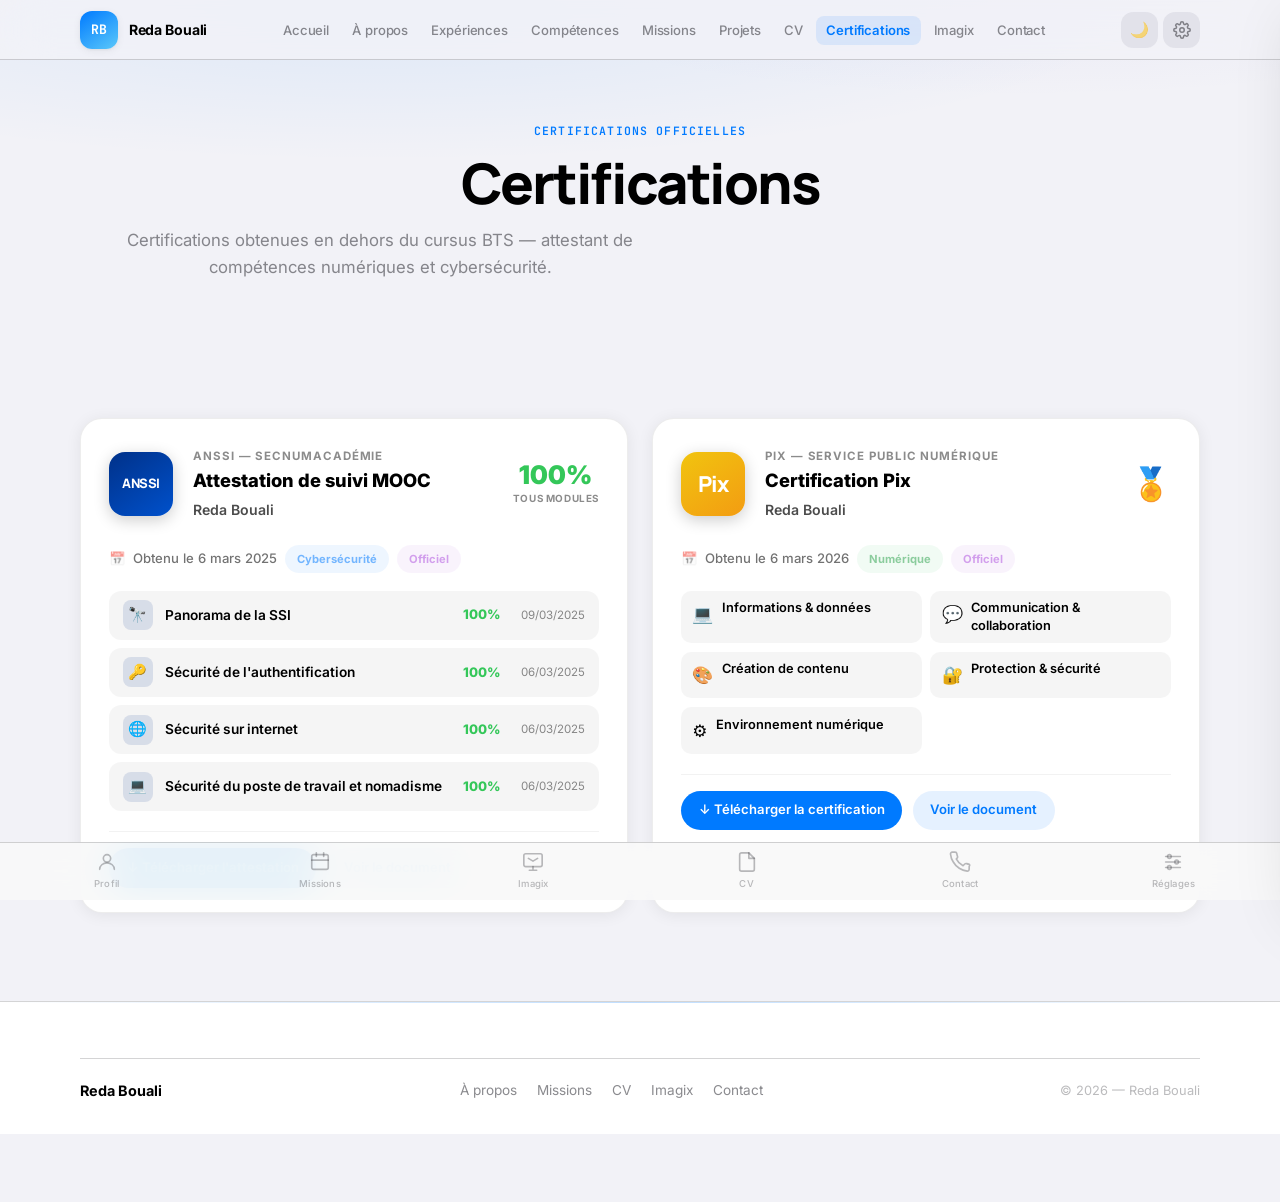
<file: pix.html>
<!DOCTYPE html>
<html lang="fr" data-theme="light" data-accent="indigo" data-size="md" data-font="sf">
<head>
  <meta charset="UTF-8">
  <meta name="viewport" content="width=device-width, initial-scale=1.0">
  <meta name="description" content="Certifications de Reda Bouali — Pix et SecNumAcadémie ANSSI.">
  <title>Certifications | Reda Bouali — BTS SIO SISR</title>
  <script>
    (function(){var t=localStorage.getItem('theme')||'light',a=localStorage.getItem('accent')||'indigo',s=localStorage.getItem('size')||'md',f=localStorage.getItem('font')||'sf',r=document.documentElement;r.setAttribute('data-theme',t);r.setAttribute('data-accent',a);r.setAttribute('data-size',s);r.setAttribute('data-font',f);})();
  </script>
  <link rel="preconnect" href="https://fonts.googleapis.com">
  <link rel="preconnect" href="https://fonts.gstatic.com" crossorigin>
  <link href="https://fonts.googleapis.com/css2?family=Inter:wght@300;400;500;600;700&family=Manrope:wght@400;500;600;700;800&family=JetBrains+Mono:wght@400;500&display=swap" rel="stylesheet">
  <link rel="stylesheet" href="style.css">
  <style>
    /* ── Certification cards ─────────────────────────── */
    .cert-grid {
      display: grid;
      grid-template-columns: repeat(auto-fill, minmax(480px, 1fr));
      gap: 1.5rem;
      margin-top: 0.5rem;
    }
    @media (max-width: 560px) { .cert-grid { grid-template-columns: 1fr; } }

    .cert-card {
      border-radius: 22px;
      overflow: hidden;
    }
    [data-theme="light"] .cert-card { background:#fff; border:1px solid rgba(0,0,0,.07); box-shadow:0 2px 16px rgba(0,0,0,.07); }
    [data-theme="dark"]  .cert-card { background:rgba(255,255,255,.06); border:1px solid rgba(255,255,255,.09); }

    .cert-banner {
      padding: 1.75rem 1.75rem 1.5rem;
      display: flex;
      align-items: center;
      gap: 1.25rem;
    }
    .cert-org-logo {
      width: 64px; height: 64px;
      border-radius: 16px;
      display: flex; align-items: center; justify-content: center;
      font-size: 28px; flex-shrink: 0;
      box-shadow: 0 4px 16px rgba(0,0,0,.2);
      font-weight: 900;
      font-family: 'Manrope', sans-serif;
    }
    .cert-header-text { flex: 1; min-width: 0; }
    .cert-org-name {
      font-size: 0.72rem; font-weight: 700;
      text-transform: uppercase; letter-spacing: .08em;
      opacity: .45; margin-bottom: 0.2rem;
    }
    .cert-name {
      font-size: 1.15rem; font-weight: 800; line-height: 1.25;
      margin-bottom: 0.35rem;
    }
    .cert-holder {
      font-size: 0.88rem; font-weight: 600; opacity: .7;
    }
    .cert-badge-score {
      display: flex; flex-direction: column; align-items: center; gap: 0.15rem;
      flex-shrink: 0;
    }
    .cert-score-num {
      font-size: 1.6rem; font-weight: 900;
      line-height: 1;
    }
    .cert-score-label {
      font-size: 0.62rem; font-weight: 700;
      text-transform: uppercase; letter-spacing: .06em; opacity: .45;
    }

    .cert-body {
      padding: 0 1.75rem 1.5rem;
    }
    .cert-date-row {
      display: flex; align-items: center; gap: 0.5rem;
      font-size: 0.82rem; opacity: .55; margin-bottom: 1.1rem;
      font-weight: 500;
    }

    /* Module list (ANSSI) */
    .cert-modules {
      display: flex; flex-direction: column; gap: 0.5rem;
      margin-bottom: 1.25rem;
    }
    .cert-module {
      display: flex; align-items: center;
      gap: 0.75rem;
      padding: 0.6rem 0.85rem;
      border-radius: 12px;
    }
    [data-theme="light"] .cert-module { background: rgba(0,0,0,.04); }
    [data-theme="dark"]  .cert-module { background: rgba(255,255,255,.06); }
    .cert-module-icon {
      width: 30px; height: 30px; border-radius: 8px;
      display: flex; align-items: center; justify-content: center;
      font-size: 15px; flex-shrink: 0;
    }
    .cert-module-name { flex: 1; font-size: 0.855rem; font-weight: 600; }
    .cert-module-score {
      font-size: 0.82rem; font-weight: 800;
      color: #34C759;
    }
    .cert-module-date { font-size: 0.72rem; opacity: .45; margin-left: 0.5rem; }

    /* Pix domains */
    .cert-domains {
      display: grid; grid-template-columns: 1fr 1fr;
      gap: 0.55rem; margin-bottom: 1.25rem;
    }
    @media (max-width: 420px) { .cert-domains { grid-template-columns: 1fr; } }
    .cert-domain {
      display: flex; align-items: flex-start; gap: 0.55rem;
      padding: 0.55rem 0.7rem;
      border-radius: 10px;
    }
    [data-theme="light"] .cert-domain { background: rgba(0,0,0,.04); }
    [data-theme="dark"]  .cert-domain { background: rgba(255,255,255,.06); }
    .cert-domain-icon { font-size: 17px; flex-shrink: 0; margin-top: 1px; }
    .cert-domain-text { font-size: 0.8rem; font-weight: 600; line-height: 1.35; }

    .cert-actions {
      display: flex; gap: 0.65rem; flex-wrap: wrap;
      padding-top: 1rem;
      border-top: 1px solid rgba(128,128,128,.1);
    }
    .cert-btn {
      display: inline-flex; align-items: center; gap: 0.45rem;
      padding: 0.55rem 1.1rem;
      border-radius: 999px; border: none;
      font-size: 0.82rem; font-weight: 600;
      cursor: pointer; text-decoration: none;
      transition: opacity .15s;
    }
    .cert-btn:hover { opacity: .75; }
    .cert-btn-primary {
      background: var(--accent); color: #fff;
    }
    .cert-btn-secondary {
      color: var(--accent);
    }
    [data-theme="light"] .cert-btn-secondary { background: rgba(0,122,255,.1); }
    [data-theme="dark"]  .cert-btn-secondary { background: rgba(0,122,255,.18); }

    /* Header chip */
    .cert-chip {
      display: inline-flex; align-items: center; gap: 0.35rem;
      padding: 0.3rem 0.75rem;
      border-radius: 999px;
      font-size: 0.7rem; font-weight: 700;
    }
    .chip-anssi { background: rgba(0,122,255,.12); color: #007AFF; }
    .chip-pix   { background: rgba(52,199,89,.12);  color: #2DA44E; }
    .chip-official { background: rgba(175,82,222,.12); color: #AF52DE; }
  </style>
</head>
<body>

<nav class="navbar" role="navigation" aria-label="Navigation principale">
  <div class="nav-inner">
    <a href="index.html" class="nav-brand">
      <span class="brand-mark">RB</span>
      <span class="brand-name">Reda Bouali</span>
    </a>
    <ul class="nav-menu" id="nav-menu" role="list">
      <li><a href="index.html"       class="nav-link">Accueil</a></li>
      <li><a href="about.html"       class="nav-link">À propos</a></li>
      <li><a href="experiences.html" class="nav-link">Expériences</a></li>
      <li><a href="skills.html"      class="nav-link">Compétences</a></li>
      <li><a href="missions.html"    class="nav-link">Missions</a></li>
      <li><a href="projects.html"    class="nav-link">Projets</a></li>
      <li><a href="cv.html"          class="nav-link">CV</a></li>
      <li><a href="pix.html"         class="nav-link active">Certifications</a></li>
      <li><a href="imagix.html"      class="nav-link">Imagix</a></li>
      <li><a href="contact.html"     class="nav-link">Contact</a></li>
    </ul>
    <div class="nav-actions">
      <button id="theme-toggle" class="nav-icon-btn" aria-label="Basculer le thème"><span id="theme-icon">🌙</span></button>
      <button id="settings-btn" class="nav-icon-btn" aria-label="Paramètres">
        <svg width="18" height="18" viewBox="0 0 24 24" fill="none" stroke="currentColor" stroke-width="2" stroke-linecap="round" stroke-linejoin="round"><circle cx="12" cy="12" r="3"/><path d="M19.4 15a1.65 1.65 0 0 0 .33 1.82l.06.06a2 2 0 0 1-2.83 2.83l-.06-.06a1.65 1.65 0 0 0-1.82-.33 1.65 1.65 0 0 0-1 1.51V21a2 2 0 0 1-4 0v-.09A1.65 1.65 0 0 0 9 19.4a1.65 1.65 0 0 0-1.82.33l-.06.06a2 2 0 0 1-2.83-2.83l.06-.06A1.65 1.65 0 0 0 4.68 15a1.65 1.65 0 0 0-1.51-1H3a2 2 0 0 1 0-4h.09A1.65 1.65 0 0 0 4.6 9a1.65 1.65 0 0 0-.33-1.82l-.06-.06a2 2 0 0 1 2.83-2.83l.06.06A1.65 1.65 0 0 0 9 4.68a1.65 1.65 0 0 0 1-1.51V3a2 2 0 0 1 4 0v.09a1.65 1.65 0 0 0 1 1.51 1.65 1.65 0 0 0 1.82-.33l.06-.06a2 2 0 0 1 2.83 2.83l-.06.06A1.65 1.65 0 0 0 19.4 9a1.65 1.65 0 0 0 1.51 1H21a2 2 0 0 1 0 4h-.09a1.65 1.65 0 0 0-1.51 1z"/></svg>
      </button>
      <button id="nav-burger" class="burger" aria-label="Menu" aria-expanded="false"><span></span><span></span><span></span></button>
    </div>
  </div>
</nav>

<aside id="settings-panel" class="settings-panel" aria-hidden="true">
  <div class="settings-header">
    <span class="settings-title">Apparence</span>
    <button id="settings-close" class="settings-close">✕</button>
  </div>
  <div class="settings-section">
    <p class="settings-label">Couleur d'accent</p>
    <div class="settings-row">
      <button class="accent-dot indigo" data-set-accent="indigo" aria-label="Indigo"></button>
      <button class="accent-dot cyan"   data-set-accent="cyan"   aria-label="Cyan"></button>
      <button class="accent-dot amber"  data-set-accent="amber"  aria-label="Ambre"></button>
    </div>
  </div>
  <div class="settings-section">
    <p class="settings-label">Taille du texte</p>
    <div class="settings-row">
      <button class="size-btn" data-set-size="sm">A<small>A</small></button>
      <button class="size-btn active" data-set-size="md">A</button>
      <button class="size-btn" data-set-size="lg"><big>A</big></button>
    </div>
  </div>
  <div class="settings-section">
    <p class="settings-label">Police</p>
    <div class="settings-row">
      <button class="font-btn active" data-set-font="sf">SF / Inter</button>
      <button class="font-btn" data-set-font="manrope">Manrope</button>
      <button class="font-btn" data-set-font="mono">Mono</button>
    </div>
  </div>
</aside>

<!-- ═══ HERO ════════════════════════════════════════════ -->
<section class="page-hero">
  <div class="container">
    <div class="page-hero-inner reveal" style="text-align:center">
      <p class="section-eyebrow">Certifications officielles</p>
      <h1 class="page-title">Certifications</h1>
      <p class="page-subtitle">Certifications obtenues en dehors du cursus BTS — attestant de compétences numériques et cybersécurité.</p>
    </div>
  </div>
</section>

<!-- ═══ CERTIFICATIONS ═══════════════════════════════════ -->
<section class="section">
  <div class="container">
    <div class="cert-grid">

      <!-- ── ANSSI SecNumAcadémie ──────────────────────── -->
      <div class="cert-card reveal">
        <div class="cert-banner">
          <div class="cert-org-logo" style="background:linear-gradient(145deg,#003189,#0051CC);color:#fff;font-size:13px;letter-spacing:-.5px;">ANSSI</div>
          <div class="cert-header-text">
            <div class="cert-org-name">ANSSI — SecNumAcadémie</div>
            <div class="cert-name">Attestation de suivi MOOC</div>
            <div class="cert-holder">Reda Bouali</div>
          </div>
          <div class="cert-badge-score">
            <span class="cert-score-num" style="color:#34C759">100%</span>
            <span class="cert-score-label">tous modules</span>
          </div>
        </div>
        <div class="cert-body">
          <div class="cert-date-row">
            <span>📅</span>
            <span>Obtenu le 6 mars 2025</span>
            <span class="cert-chip chip-anssi">Cybersécurité</span>
            <span class="cert-chip chip-official">Officiel</span>
          </div>

          <div class="cert-modules">
            <div class="cert-module">
              <div class="cert-module-icon" style="background:rgba(0,49,137,.12)">🔭</div>
              <span class="cert-module-name">Panorama de la SSI</span>
              <span class="cert-module-score">100%</span>
              <span class="cert-module-date">09/03/2025</span>
            </div>
            <div class="cert-module">
              <div class="cert-module-icon" style="background:rgba(0,49,137,.12)">🔑</div>
              <span class="cert-module-name">Sécurité de l'authentification</span>
              <span class="cert-module-score">100%</span>
              <span class="cert-module-date">06/03/2025</span>
            </div>
            <div class="cert-module">
              <div class="cert-module-icon" style="background:rgba(0,49,137,.12)">🌐</div>
              <span class="cert-module-name">Sécurité sur internet</span>
              <span class="cert-module-score">100%</span>
              <span class="cert-module-date">06/03/2025</span>
            </div>
            <div class="cert-module">
              <div class="cert-module-icon" style="background:rgba(0,49,137,.12)">💻</div>
              <span class="cert-module-name">Sécurité du poste de travail et nomadisme</span>
              <span class="cert-module-score">100%</span>
              <span class="cert-module-date">06/03/2025</span>
            </div>
          </div>

          <div class="cert-actions">
            <a href="mooc-anssi.pdf" target="_blank" rel="noopener" class="cert-btn cert-btn-primary">↓ Télécharger l'attestation</a>
            <a href="mooc-anssi.pdf" target="_blank" rel="noopener" class="cert-btn cert-btn-secondary">Voir le document</a>
          </div>
        </div>
      </div>

      <!-- ── Pix ───────────────────────────────────────── -->
      <div class="cert-card reveal">
        <div class="cert-banner">
          <div class="cert-org-logo" style="background:linear-gradient(145deg,#F1C40F,#F39C12);color:#fff;font-size:22px;font-weight:900;letter-spacing:-1px;font-family:'Manrope',sans-serif;">Pix</div>
          <div class="cert-header-text">
            <div class="cert-org-name">Pix — Service public numérique</div>
            <div class="cert-name">Certification Pix</div>
            <div class="cert-holder">Reda Bouali</div>
          </div>
          <div class="cert-badge-score">
            <span style="font-size:2rem">🏅</span>
          </div>
        </div>
        <div class="cert-body">
          <div class="cert-date-row">
            <span>📅</span>
            <span>Obtenu le 6 mars 2026</span>
            <span class="cert-chip chip-pix">Numérique</span>
            <span class="cert-chip chip-official">Officiel</span>
          </div>

          <div class="cert-domains">
            <div class="cert-domain">
              <span class="cert-domain-icon">💻</span>
              <span class="cert-domain-text">Informations &amp; données</span>
            </div>
            <div class="cert-domain">
              <span class="cert-domain-icon">💬</span>
              <span class="cert-domain-text">Communication &amp; collaboration</span>
            </div>
            <div class="cert-domain">
              <span class="cert-domain-icon">🎨</span>
              <span class="cert-domain-text">Création de contenu</span>
            </div>
            <div class="cert-domain">
              <span class="cert-domain-icon">🔐</span>
              <span class="cert-domain-text">Protection &amp; sécurité</span>
            </div>
            <div class="cert-domain">
              <span class="cert-domain-icon">⚙️</span>
              <span class="cert-domain-text">Environnement numérique</span>
            </div>
          </div>

          <div class="cert-actions">
            <a href="docs/certification-pix-20260306.pdf" target="_blank" rel="noopener" class="cert-btn cert-btn-primary">↓ Télécharger la certification</a>
            <a href="docs/certification-pix-20260306.pdf" target="_blank" rel="noopener" class="cert-btn cert-btn-secondary">Voir le document</a>
          </div>
        </div>
      </div>

    </div>
  </div>
</section>

<footer class="footer">
  <div class="container">
    <div class="footer-inner">
      <span class="footer-brand">Reda Bouali</span>
      <nav class="footer-nav">
        <a href="about.html">À propos</a>
        <a href="missions.html">Missions</a>
        <a href="cv.html">CV</a>
        <a href="imagix.html">Imagix</a>
        <a href="contact.html">Contact</a>
      </nav>
      <span class="footer-copy">© 2026 — Reda Bouali</span>
    </div>
  </div>
</footer>

<button id="back-to-top" aria-label="Retour en haut">↑</button>
<script src="script.js"></script>
</body>
</html>
</file>
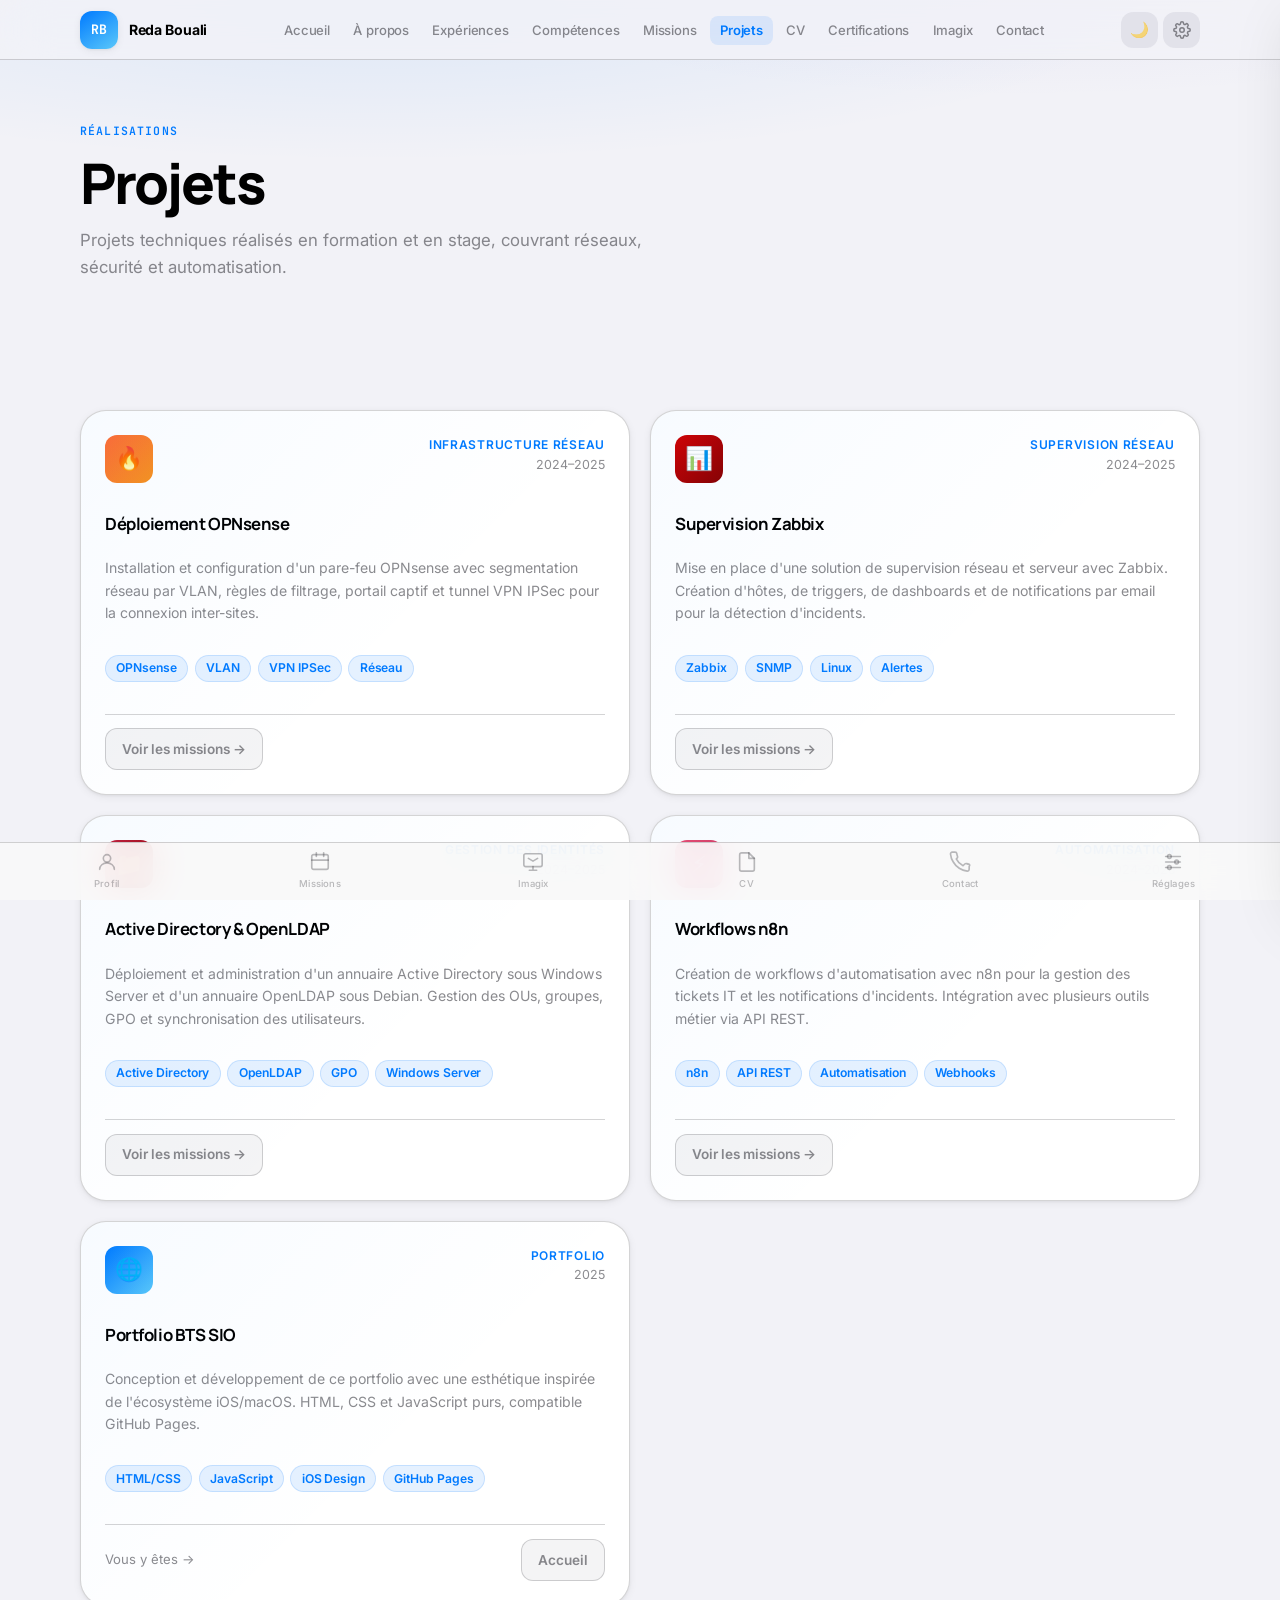
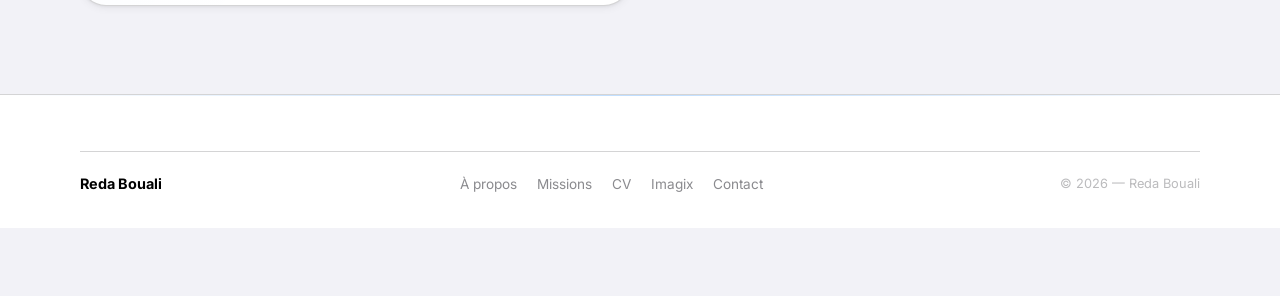
<file: projects.html>
<!DOCTYPE html>
<html lang="fr" data-theme="light" data-accent="indigo" data-size="md" data-font="sf">
<head>
  <meta charset="UTF-8">
  <meta name="viewport" content="width=device-width, initial-scale=1.0">
  <meta name="description" content="Projets de Reda Bouali — réalisations techniques en BTS SIO SISR.">
  <title>Projets | Reda Bouali — BTS SIO SISR</title>
  <script>
    (function(){var t=localStorage.getItem('theme')||'light',a=localStorage.getItem('accent')||'indigo',s=localStorage.getItem('size')||'md',f=localStorage.getItem('font')||'sf',r=document.documentElement;r.setAttribute('data-theme',t);r.setAttribute('data-accent',a);r.setAttribute('data-size',s);r.setAttribute('data-font',f);})();
  </script>
  <link rel="preconnect" href="https://fonts.googleapis.com">
  <link rel="preconnect" href="https://fonts.gstatic.com" crossorigin>
  <link href="https://fonts.googleapis.com/css2?family=Inter:wght@300;400;500;600;700&family=Manrope:wght@400;500;600;700;800&family=JetBrains+Mono:wght@400;500&display=swap" rel="stylesheet">
  <link rel="stylesheet" href="style.css">
</head>
<body>

<nav class="navbar" role="navigation" aria-label="Navigation principale">
  <div class="nav-inner">
    <a href="index.html" class="nav-brand">
      <span class="brand-mark">RB</span>
      <span class="brand-name">Reda Bouali</span>
    </a>
    <ul class="nav-menu" id="nav-menu" role="list">
      <li><a href="index.html"           class="nav-link">Accueil</a></li>
      <li><a href="about.html"           class="nav-link">À propos</a></li>
      <li><a href="experiences.html"     class="nav-link">Expériences</a></li>
      <li><a href="skills.html"          class="nav-link">Compétences</a></li>
      <li><a href="missions.html"    class="nav-link">Missions</a></li>
      <li><a href="projects.html"    class="nav-link">Projets</a></li>
      <li><a href="cv.html"          class="nav-link">CV</a></li>
      <li><a href="pix.html"         class="nav-link">Certifications</a></li>
      <li><a href="imagix.html"      class="nav-link">Imagix</a></li>
      <li><a href="contact.html"     class="nav-link">Contact</a></li>
    </ul>
    <div class="nav-actions">
      <button id="theme-toggle" class="nav-icon-btn" aria-label="Basculer le thème"><span id="theme-icon">🌙</span></button>
      <button id="settings-btn" class="nav-icon-btn" aria-label="Paramètres">
        <svg width="18" height="18" viewBox="0 0 24 24" fill="none" stroke="currentColor" stroke-width="2" stroke-linecap="round" stroke-linejoin="round"><circle cx="12" cy="12" r="3"/><path d="M19.4 15a1.65 1.65 0 0 0 .33 1.82l.06.06a2 2 0 0 1-2.83 2.83l-.06-.06a1.65 1.65 0 0 0-1.82-.33 1.65 1.65 0 0 0-1 1.51V21a2 2 0 0 1-4 0v-.09A1.65 1.65 0 0 0 9 19.4a1.65 1.65 0 0 0-1.82.33l-.06.06a2 2 0 0 1-2.83-2.83l.06-.06A1.65 1.65 0 0 0 4.68 15a1.65 1.65 0 0 0-1.51-1H3a2 2 0 0 1 0-4h.09A1.65 1.65 0 0 0 4.6 9a1.65 1.65 0 0 0-.33-1.82l-.06-.06a2 2 0 0 1 2.83-2.83l.06.06A1.65 1.65 0 0 0 9 4.68a1.65 1.65 0 0 0 1-1.51V3a2 2 0 0 1 4 0v.09a1.65 1.65 0 0 0 1 1.51 1.65 1.65 0 0 0 1.82-.33l.06-.06a2 2 0 0 1 2.83 2.83l-.06.06A1.65 1.65 0 0 0 19.4 9a1.65 1.65 0 0 0 1.51 1H21a2 2 0 0 1 0 4h-.09a1.65 1.65 0 0 0-1.51 1z"/></svg>
      </button>
      <button id="nav-burger" class="burger" aria-label="Menu" aria-expanded="false"><span></span><span></span><span></span></button>
    </div>
  </div>
</nav>

<aside id="settings-panel" class="settings-panel" aria-hidden="true">
  <div class="settings-header">
    <span class="settings-title">Apparence</span>
    <button id="settings-close" class="settings-close">✕</button>
  </div>
  <div class="settings-section">
    <p class="settings-label">Couleur d'accent</p>
    <div class="settings-row">
      <button class="accent-dot indigo" data-set-accent="indigo" aria-label="Indigo"></button>
      <button class="accent-dot cyan"   data-set-accent="cyan"   aria-label="Cyan"></button>
      <button class="accent-dot amber"  data-set-accent="amber"  aria-label="Ambre"></button>
    </div>
  </div>
  <div class="settings-section">
    <p class="settings-label">Taille du texte</p>
    <div class="settings-row">
      <button class="size-btn" data-set-size="sm">A<small>A</small></button>
      <button class="size-btn active" data-set-size="md">A</button>
      <button class="size-btn" data-set-size="lg"><big>A</big></button>
    </div>
  </div>
  <div class="settings-section">
    <p class="settings-label">Police</p>
    <div class="settings-row">
      <button class="font-btn active" data-set-font="sf">SF / Inter</button>
      <button class="font-btn" data-set-font="manrope">Manrope</button>
      <button class="font-btn" data-set-font="mono">Mono</button>
    </div>
  </div>
</aside>

<section class="page-hero">
  <div class="container">
    <div class="page-hero-inner reveal">
      <p class="section-eyebrow">Réalisations</p>
      <h1 class="page-title">Projets</h1>
      <p class="page-subtitle">Projets techniques réalisés en formation et en stage, couvrant réseaux, sécurité et automatisation.</p>
    </div>
  </div>
</section>

<section class="section">
  <div class="container">
    <div class="projects-grid stagger-grid">

      <article class="project-card ios-card">
        <div class="project-header">
          <div class="project-icon" style="background:linear-gradient(135deg,#FF6B35,#F7931E)">🔥</div>
          <div class="project-meta">
            <span class="project-type">Infrastructure réseau</span>
            <span class="project-date">2024–2025</span>
          </div>
        </div>
        <h3 class="project-title">Déploiement OPNsense</h3>
        <p class="project-desc">Installation et configuration d'un pare-feu OPNsense avec segmentation réseau par VLAN, règles de filtrage, portail captif et tunnel VPN IPSec pour la connexion inter-sites.</p>
        <div class="project-tags">
          <span class="chip">OPNsense</span>
          <span class="chip">VLAN</span>
          <span class="chip">VPN IPSec</span>
          <span class="chip">Réseau</span>
        </div>
        <div class="project-footer">
          <a href="missions.html" class="btn-ghost">Voir les missions →</a>
        </div>
      </article>

      <article class="project-card ios-card">
        <div class="project-header">
          <div class="project-icon" style="background:linear-gradient(135deg,#D40000,#880000)">📊</div>
          <div class="project-meta">
            <span class="project-type">Supervision réseau</span>
            <span class="project-date">2024–2025</span>
          </div>
        </div>
        <h3 class="project-title">Supervision Zabbix</h3>
        <p class="project-desc">Mise en place d'une solution de supervision réseau et serveur avec Zabbix. Création d'hôtes, de triggers, de dashboards et de notifications par email pour la détection d'incidents.</p>
        <div class="project-tags">
          <span class="chip">Zabbix</span>
          <span class="chip">SNMP</span>
          <span class="chip">Linux</span>
          <span class="chip">Alertes</span>
        </div>
        <div class="project-footer">
          <a href="missions.html" class="btn-ghost">Voir les missions →</a>
        </div>
      </article>

      <article class="project-card ios-card">
        <div class="project-header">
          <div class="project-icon" style="background:linear-gradient(135deg,#C41E3A,#8B0000)">📁</div>
          <div class="project-meta">
            <span class="project-type">Gestion des identités</span>
            <span class="project-date">2024–2025</span>
          </div>
        </div>
        <h3 class="project-title">Active Directory &amp; OpenLDAP</h3>
        <p class="project-desc">Déploiement et administration d'un annuaire Active Directory sous Windows Server et d'un annuaire OpenLDAP sous Debian. Gestion des OUs, groupes, GPO et synchronisation des utilisateurs.</p>
        <div class="project-tags">
          <span class="chip">Active Directory</span>
          <span class="chip">OpenLDAP</span>
          <span class="chip">GPO</span>
          <span class="chip">Windows Server</span>
        </div>
        <div class="project-footer">
          <a href="missions.html" class="btn-ghost">Voir les missions →</a>
        </div>
      </article>

      <article class="project-card ios-card">
        <div class="project-header">
          <div class="project-icon" style="background:linear-gradient(135deg,#EA4B71,#C4335A)">⚡</div>
          <div class="project-meta">
            <span class="project-type">Automatisation</span>
            <span class="project-date">2024–2025</span>
          </div>
        </div>
        <h3 class="project-title">Workflows n8n</h3>
        <p class="project-desc">Création de workflows d'automatisation avec n8n pour la gestion des tickets IT et les notifications d'incidents. Intégration avec plusieurs outils métier via API REST.</p>
        <div class="project-tags">
          <span class="chip">n8n</span>
          <span class="chip">API REST</span>
          <span class="chip">Automatisation</span>
          <span class="chip">Webhooks</span>
        </div>
        <div class="project-footer">
          <a href="missions.html" class="btn-ghost">Voir les missions →</a>
        </div>
      </article>

      <article class="project-card ios-card">
        <div class="project-header">
          <div class="project-icon" style="background:linear-gradient(135deg,#007AFF,#5AC8FA)">🌐</div>
          <div class="project-meta">
            <span class="project-type">Portfolio</span>
            <span class="project-date">2025</span>
          </div>
        </div>
        <h3 class="project-title">Portfolio BTS SIO</h3>
        <p class="project-desc">Conception et développement de ce portfolio avec une esthétique inspirée de l'écosystème iOS/macOS. HTML, CSS et JavaScript purs, compatible GitHub Pages.</p>
        <div class="project-tags">
          <span class="chip">HTML/CSS</span>
          <span class="chip">JavaScript</span>
          <span class="chip">iOS Design</span>
          <span class="chip">GitHub Pages</span>
        </div>
        <div class="project-footer">
          <span class="project-link-label">Vous y êtes →</span>
          <a href="index.html" class="btn-ghost">Accueil</a>
        </div>
      </article>

    </div>
  </div>
</section>

<footer class="footer">
  <div class="container">
    <div class="footer-inner">
      <span class="footer-brand">Reda Bouali</span>
      <nav class="footer-nav">
        <a href="about.html">À propos</a>
        <a href="missions.html">Missions</a>
        <a href="cv.html">CV</a>
        <a href="imagix.html">Imagix</a>
        <a href="contact.html">Contact</a>
      </nav>
      <span class="footer-copy">© 2026 — Reda Bouali</span>
    </div>
  </div>
</footer>

<button id="back-to-top" aria-label="Retour en haut">↑</button>
<script src="script.js"></script>
</body>
</html>
</file>
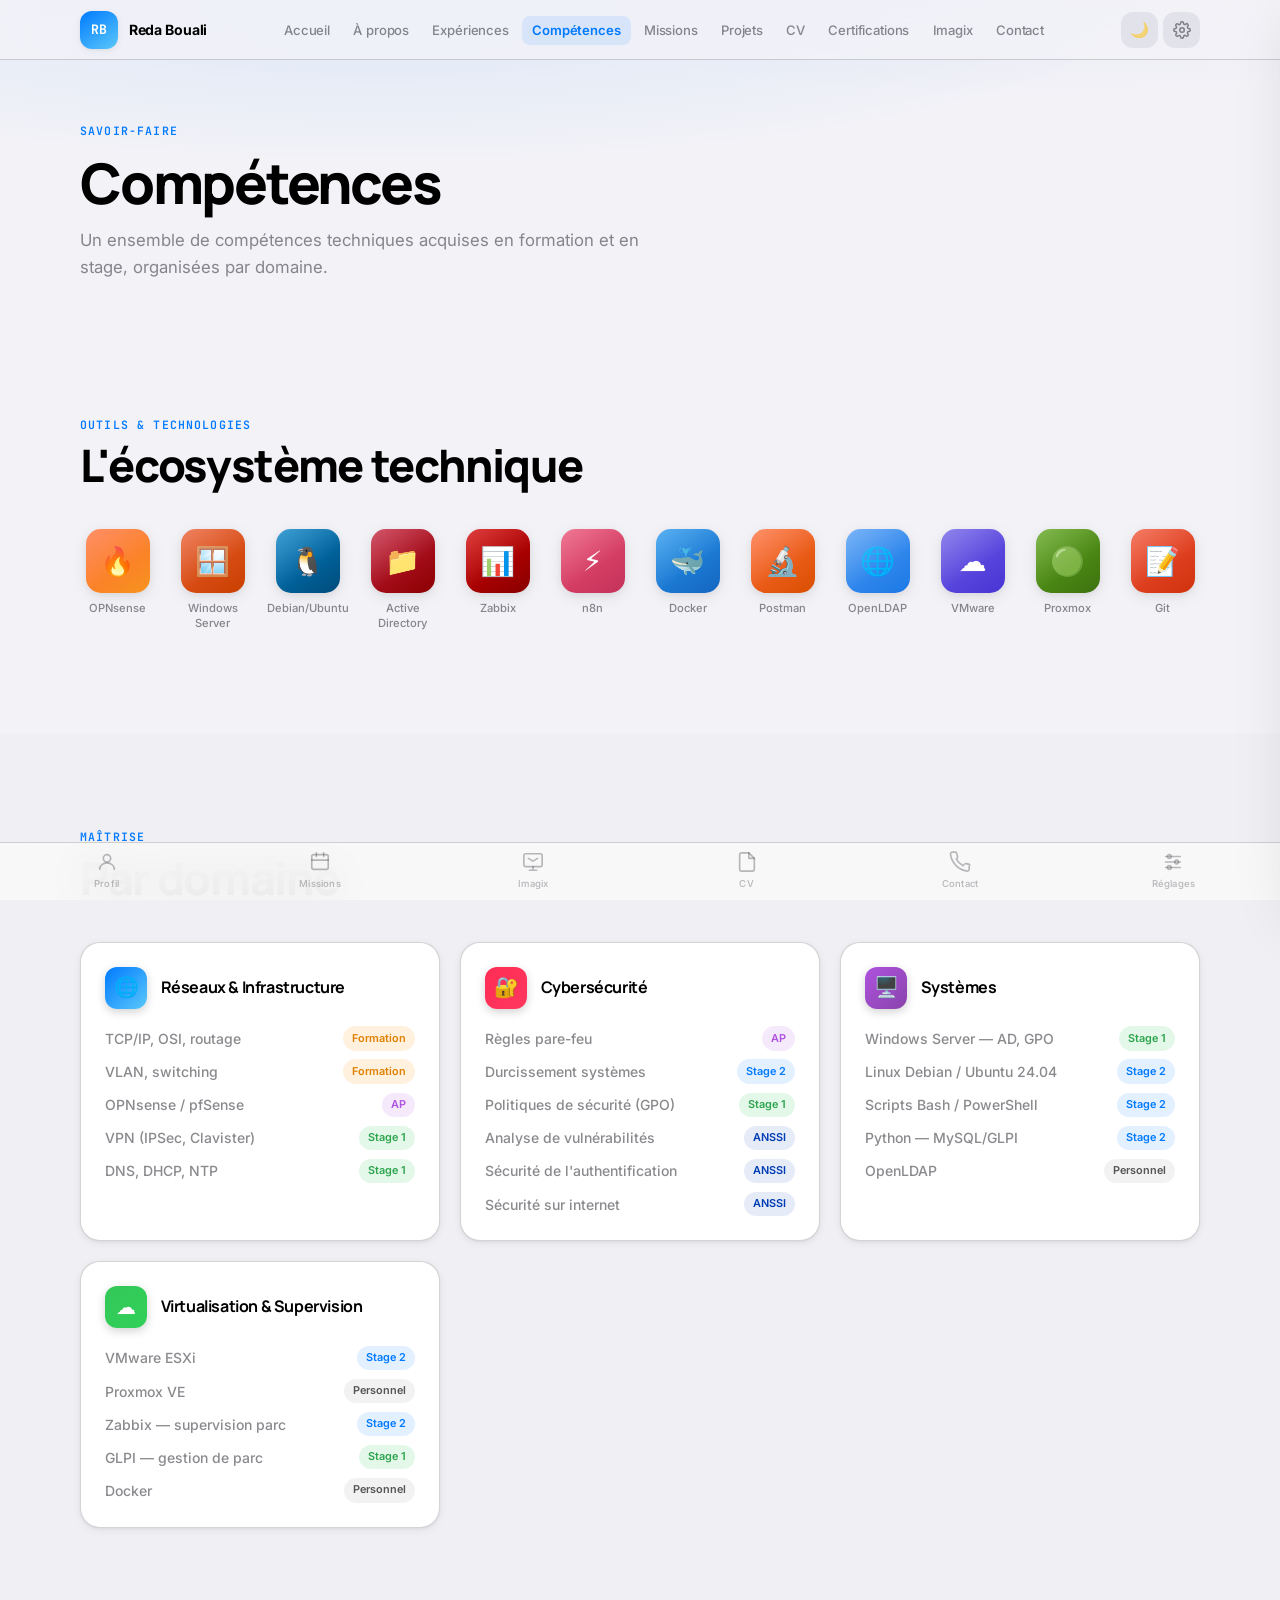
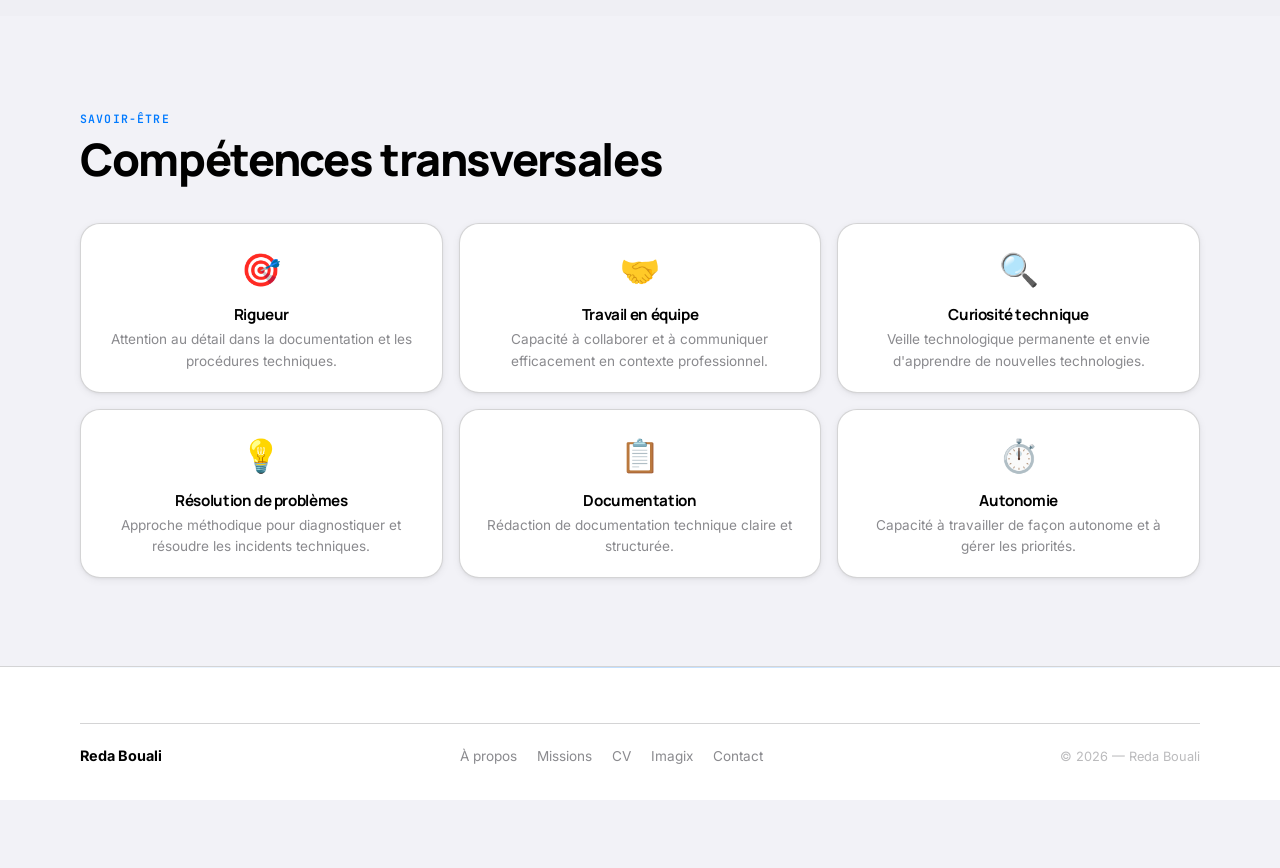
<file: skills.html>
<!DOCTYPE html>
<html lang="fr" data-theme="light" data-accent="indigo" data-size="md" data-font="sf">
<head>
  <meta charset="UTF-8">
  <meta name="viewport" content="width=device-width, initial-scale=1.0">
  <meta name="description" content="Compétences techniques de Reda Bouali — réseaux, cybersécurité, systèmes, virtualisation.">
  <title>Compétences | Reda Bouali — BTS SIO SISR</title>
  <script>
    (function(){var t=localStorage.getItem('theme')||'light',a=localStorage.getItem('accent')||'indigo',s=localStorage.getItem('size')||'md',f=localStorage.getItem('font')||'sf',r=document.documentElement;r.setAttribute('data-theme',t);r.setAttribute('data-accent',a);r.setAttribute('data-size',s);r.setAttribute('data-font',f);})();
  </script>
  <link rel="preconnect" href="https://fonts.googleapis.com">
  <link rel="preconnect" href="https://fonts.gstatic.com" crossorigin>
  <link href="https://fonts.googleapis.com/css2?family=Inter:wght@300;400;500;600;700&family=Manrope:wght@400;500;600;700;800&family=JetBrains+Mono:wght@400;500&display=swap" rel="stylesheet">
  <link rel="stylesheet" href="style.css">
</head>
<body>

<nav class="navbar" role="navigation" aria-label="Navigation principale">
  <div class="nav-inner">
    <a href="index.html" class="nav-brand">
      <span class="brand-mark">RB</span>
      <span class="brand-name">Reda Bouali</span>
    </a>
    <ul class="nav-menu" id="nav-menu" role="list">
      <li><a href="index.html"           class="nav-link">Accueil</a></li>
      <li><a href="about.html"           class="nav-link">À propos</a></li>
      <li><a href="experiences.html"     class="nav-link">Expériences</a></li>
      <li><a href="skills.html"          class="nav-link">Compétences</a></li>
      <li><a href="missions.html"    class="nav-link">Missions</a></li>
      <li><a href="projects.html"    class="nav-link">Projets</a></li>
      <li><a href="cv.html"          class="nav-link">CV</a></li>
      <li><a href="pix.html"         class="nav-link">Certifications</a></li>
      <li><a href="imagix.html"      class="nav-link">Imagix</a></li>
      <li><a href="contact.html"     class="nav-link">Contact</a></li>
    </ul>
    <div class="nav-actions">
      <button id="theme-toggle" class="nav-icon-btn" aria-label="Basculer le thème"><span id="theme-icon">🌙</span></button>
      <button id="settings-btn" class="nav-icon-btn" aria-label="Paramètres">
        <svg width="18" height="18" viewBox="0 0 24 24" fill="none" stroke="currentColor" stroke-width="2" stroke-linecap="round" stroke-linejoin="round"><circle cx="12" cy="12" r="3"/><path d="M19.4 15a1.65 1.65 0 0 0 .33 1.82l.06.06a2 2 0 0 1-2.83 2.83l-.06-.06a1.65 1.65 0 0 0-1.82-.33 1.65 1.65 0 0 0-1 1.51V21a2 2 0 0 1-4 0v-.09A1.65 1.65 0 0 0 9 19.4a1.65 1.65 0 0 0-1.82.33l-.06.06a2 2 0 0 1-2.83-2.83l.06-.06A1.65 1.65 0 0 0 4.68 15a1.65 1.65 0 0 0-1.51-1H3a2 2 0 0 1 0-4h.09A1.65 1.65 0 0 0 4.6 9a1.65 1.65 0 0 0-.33-1.82l-.06-.06a2 2 0 0 1 2.83-2.83l.06.06A1.65 1.65 0 0 0 9 4.68a1.65 1.65 0 0 0 1-1.51V3a2 2 0 0 1 4 0v.09a1.65 1.65 0 0 0 1 1.51 1.65 1.65 0 0 0 1.82-.33l.06-.06a2 2 0 0 1 2.83 2.83l-.06.06A1.65 1.65 0 0 0 19.4 9a1.65 1.65 0 0 0 1.51 1H21a2 2 0 0 1 0 4h-.09a1.65 1.65 0 0 0-1.51 1z"/></svg>
      </button>
      <button id="nav-burger" class="burger" aria-label="Menu" aria-expanded="false"><span></span><span></span><span></span></button>
    </div>
  </div>
</nav>

<aside id="settings-panel" class="settings-panel" aria-hidden="true">
  <div class="settings-header">
    <span class="settings-title">Apparence</span>
    <button id="settings-close" class="settings-close">✕</button>
  </div>
  <div class="settings-section">
    <p class="settings-label">Couleur d'accent</p>
    <div class="settings-row">
      <button class="accent-dot indigo" data-set-accent="indigo" aria-label="Indigo"></button>
      <button class="accent-dot cyan"   data-set-accent="cyan"   aria-label="Cyan"></button>
      <button class="accent-dot amber"  data-set-accent="amber"  aria-label="Ambre"></button>
    </div>
  </div>
  <div class="settings-section">
    <p class="settings-label">Taille du texte</p>
    <div class="settings-row">
      <button class="size-btn" data-set-size="sm">A<small>A</small></button>
      <button class="size-btn active" data-set-size="md">A</button>
      <button class="size-btn" data-set-size="lg"><big>A</big></button>
    </div>
  </div>
  <div class="settings-section">
    <p class="settings-label">Police</p>
    <div class="settings-row">
      <button class="font-btn active" data-set-font="sf">SF / Inter</button>
      <button class="font-btn" data-set-font="manrope">Manrope</button>
      <button class="font-btn" data-set-font="mono">Mono</button>
    </div>
  </div>
</aside>

<!-- ═══ PAGE HERO ════════════════════════════════════════════ -->
<section class="page-hero">
  <div class="container">
    <div class="page-hero-inner reveal">
      <p class="section-eyebrow">Savoir-faire</p>
      <h1 class="page-title">Compétences</h1>
      <p class="page-subtitle">Un ensemble de compétences techniques acquises en formation et en stage, organisées par domaine.</p>
    </div>
  </div>
</section>

<!-- ═══ APP ICON GRID ═════════════════════════════════════════ -->
<section class="section">
  <div class="container">
    <div class="section-header reveal">
      <p class="section-eyebrow">Outils &amp; technologies</p>
      <h2 class="section-title">L'écosystème technique</h2>
    </div>

    <div class="app-icon-grid stagger-grid">
      <div class="app-icon-wrap">
        <div class="app-icon" style="background:linear-gradient(145deg,#FF6B35,#F7931E)">🔥</div>
        <span class="app-label">OPNsense</span>
      </div>
      <div class="app-icon-wrap">
        <div class="app-icon" style="background:linear-gradient(145deg,#E95A2D,#C94000)">🪟</div>
        <span class="app-label">Windows Server</span>
      </div>
      <div class="app-icon-wrap">
        <div class="app-icon" style="background:linear-gradient(145deg,#0080C6,#004B7A)">🐧</div>
        <span class="app-label">Debian/Ubuntu</span>
      </div>
      <div class="app-icon-wrap">
        <div class="app-icon" style="background:linear-gradient(145deg,#C41E3A,#8B0000)">📁</div>
        <span class="app-label">Active Directory</span>
      </div>
      <div class="app-icon-wrap">
        <div class="app-icon" style="background:linear-gradient(145deg,#D40000,#880000)">📊</div>
        <span class="app-label">Zabbix</span>
      </div>
      <div class="app-icon-wrap">
        <div class="app-icon" style="background:linear-gradient(145deg,#EA4B71,#C4335A)">⚡</div>
        <span class="app-label">n8n</span>
      </div>
      <div class="app-icon-wrap">
        <div class="app-icon" style="background:linear-gradient(145deg,#2496ED,#1565C0)">🐳</div>
        <span class="app-label">Docker</span>
      </div>
      <div class="app-icon-wrap">
        <div class="app-icon" style="background:linear-gradient(145deg,#FF6C37,#D94F00)">🔬</div>
        <span class="app-label">Postman</span>
      </div>
      <div class="app-icon-wrap">
        <div class="app-icon" style="background:linear-gradient(145deg,#4D9BF5,#1A78E5)">🌐</div>
        <span class="app-label">OpenLDAP</span>
      </div>
      <div class="app-icon-wrap">
        <div class="app-icon" style="background:linear-gradient(145deg,#6C5CE7,#4834D4)">☁️</div>
        <span class="app-label">VMware</span>
      </div>
      <div class="app-icon-wrap">
        <div class="app-icon" style="background:linear-gradient(145deg,#5BA317,#3D7210)">🟢</div>
        <span class="app-label">Proxmox</span>
      </div>
      <div class="app-icon-wrap">
        <div class="app-icon" style="background:linear-gradient(145deg,#F05033,#D0320F)">📝</div>
        <span class="app-label">Git</span>
      </div>
    </div>
  </div>
</section>

<!-- ═══ SKILL DOMAINS ═════════════════════════════════════════ -->
<section class="section section-tinted">
  <div class="container">
    <div class="section-header reveal">
      <p class="section-eyebrow">Maîtrise</p>
      <h2 class="section-title">Par domaine</h2>
    </div>

    <style>
      .skills-domains-grid {
        display: grid;
        grid-template-columns: repeat(auto-fill, minmax(280px, 1fr));
        gap: 1.25rem;
      }
      .skill-domain-card { padding: 1.5rem; }
      .skill-domain-header {
        display: flex;
        align-items: center;
        gap: 0.85rem;
        margin-bottom: 1.1rem;
      }
      .skill-domain-header h3 {
        font-size: 1rem;
        font-weight: 700;
        margin: 0;
      }
      .skill-domain-icon {
        width: 42px; height: 42px;
        border-radius: 12px;
        display: flex; align-items: center; justify-content: center;
        font-size: 20px;
        flex-shrink: 0;
        box-shadow: 0 3px 10px rgba(0,0,0,.18);
      }
      /* skill items */
      .skill-list { display: flex; flex-direction: column; gap: 0.55rem; }
      .skill-item {
        display: flex;
        align-items: center;
        justify-content: space-between;
        gap: 0.6rem;
      }
      .skill-name {
        font-size: 0.875rem;
        font-weight: 500;
        flex: 1;
      }
      .skill-ctx {
        font-size: 0.68rem;
        font-weight: 600;
        padding: 0.2rem 0.55rem;
        border-radius: 999px;
        white-space: nowrap;
        flex-shrink: 0;
      }
      .ctx-stage  { background: rgba(52,199,89,.13);  color: #2DA44E; }
      .ctx-stage2 { background: rgba(0,122,255,.11);  color: #007AFF; }
      .ctx-ap     { background: rgba(175,82,222,.12); color: #AF52DE; }
      .ctx-cours  { background: rgba(255,149,0,.13);  color: #E08000; }
      .ctx-anssi  { background: rgba(0,60,180,.12);  color: #003CB4; }
      [data-theme="light"] .ctx-anssi { background: rgba(0,60,180,.1); }
      .ctx-perso  { background: rgba(128,128,128,.1); }
      [data-theme="light"] .ctx-perso { color: #555; }
      [data-theme="dark"]  .ctx-perso { color: #aaa; }
    </style>

    <div class="skills-domains-grid">

      <div class="ios-card skill-domain-card reveal">
        <div class="skill-domain-header">
          <span class="skill-domain-icon" style="background:linear-gradient(135deg,#007AFF,#5AC8FA)">🌐</span>
          <h3>Réseaux &amp; Infrastructure</h3>
        </div>
        <div class="skill-list">
          <div class="skill-item"><span class="skill-name">TCP/IP, OSI, routage</span><span class="skill-ctx ctx-cours">Formation</span></div>
          <div class="skill-item"><span class="skill-name">VLAN, switching</span><span class="skill-ctx ctx-cours">Formation</span></div>
          <div class="skill-item"><span class="skill-name">OPNsense / pfSense</span><span class="skill-ctx ctx-ap">AP</span></div>
          <div class="skill-item"><span class="skill-name">VPN (IPSec, Clavister)</span><span class="skill-ctx ctx-stage">Stage 1</span></div>
          <div class="skill-item"><span class="skill-name">DNS, DHCP, NTP</span><span class="skill-ctx ctx-stage">Stage 1</span></div>
        </div>
      </div>

      <div class="ios-card skill-domain-card reveal">
        <div class="skill-domain-header">
          <span class="skill-domain-icon" style="background:linear-gradient(135deg,#FF2D55,#FF375F)">🔐</span>
          <h3>Cybersécurité</h3>
        </div>
        <div class="skill-list">
          <div class="skill-item"><span class="skill-name">Règles pare-feu</span><span class="skill-ctx ctx-ap">AP</span></div>
          <div class="skill-item"><span class="skill-name">Durcissement systèmes</span><span class="skill-ctx ctx-stage2">Stage 2</span></div>
          <div class="skill-item"><span class="skill-name">Politiques de sécurité (GPO)</span><span class="skill-ctx ctx-stage">Stage 1</span></div>
          <div class="skill-item"><span class="skill-name">Analyse de vulnérabilités</span><span class="skill-ctx ctx-anssi">ANSSI</span></div>
          <div class="skill-item"><span class="skill-name">Sécurité de l'authentification</span><span class="skill-ctx ctx-anssi">ANSSI</span></div>
          <div class="skill-item"><span class="skill-name">Sécurité sur internet</span><span class="skill-ctx ctx-anssi">ANSSI</span></div>
        </div>
      </div>

      <div class="ios-card skill-domain-card reveal">
        <div class="skill-domain-header">
          <span class="skill-domain-icon" style="background:linear-gradient(135deg,#AF52DE,#8944AB)">🖥️</span>
          <h3>Systèmes</h3>
        </div>
        <div class="skill-list">
          <div class="skill-item"><span class="skill-name">Windows Server — AD, GPO</span><span class="skill-ctx ctx-stage">Stage 1</span></div>
          <div class="skill-item"><span class="skill-name">Linux Debian / Ubuntu 24.04</span><span class="skill-ctx ctx-stage2">Stage 2</span></div>
          <div class="skill-item"><span class="skill-name">Scripts Bash / PowerShell</span><span class="skill-ctx ctx-stage2">Stage 2</span></div>
          <div class="skill-item"><span class="skill-name">Python — MySQL/GLPI</span><span class="skill-ctx ctx-stage2">Stage 2</span></div>
          <div class="skill-item"><span class="skill-name">OpenLDAP</span><span class="skill-ctx ctx-perso">Personnel</span></div>
        </div>
      </div>

      <div class="ios-card skill-domain-card reveal">
        <div class="skill-domain-header">
          <span class="skill-domain-icon" style="background:linear-gradient(135deg,#34C759,#30D158)">☁️</span>
          <h3>Virtualisation &amp; Supervision</h3>
        </div>
        <div class="skill-list">
          <div class="skill-item"><span class="skill-name">VMware ESXi</span><span class="skill-ctx ctx-stage2">Stage 2</span></div>
          <div class="skill-item"><span class="skill-name">Proxmox VE</span><span class="skill-ctx ctx-perso">Personnel</span></div>
          <div class="skill-item"><span class="skill-name">Zabbix — supervision parc</span><span class="skill-ctx ctx-stage2">Stage 2</span></div>
          <div class="skill-item"><span class="skill-name">GLPI — gestion de parc</span><span class="skill-ctx ctx-stage">Stage 1</span></div>
          <div class="skill-item"><span class="skill-name">Docker</span><span class="skill-ctx ctx-perso">Personnel</span></div>
        </div>
      </div>

    </div>
  </div>
</section>

<!-- ═══ SOFT SKILLS ═══════════════════════════════════════════ -->
<section class="section">
  <div class="container">
    <div class="section-header reveal">
      <p class="section-eyebrow">Savoir-être</p>
      <h2 class="section-title">Compétences transversales</h2>
    </div>
    <div class="soft-skills-grid stagger-grid">
      <div class="ios-card soft-skill-card">
        <span class="soft-icon">🎯</span>
        <h4>Rigueur</h4>
        <p>Attention au détail dans la documentation et les procédures techniques.</p>
      </div>
      <div class="ios-card soft-skill-card">
        <span class="soft-icon">🤝</span>
        <h4>Travail en équipe</h4>
        <p>Capacité à collaborer et à communiquer efficacement en contexte professionnel.</p>
      </div>
      <div class="ios-card soft-skill-card">
        <span class="soft-icon">🔍</span>
        <h4>Curiosité technique</h4>
        <p>Veille technologique permanente et envie d'apprendre de nouvelles technologies.</p>
      </div>
      <div class="ios-card soft-skill-card">
        <span class="soft-icon">💡</span>
        <h4>Résolution de problèmes</h4>
        <p>Approche méthodique pour diagnostiquer et résoudre les incidents techniques.</p>
      </div>
      <div class="ios-card soft-skill-card">
        <span class="soft-icon">📋</span>
        <h4>Documentation</h4>
        <p>Rédaction de documentation technique claire et structurée.</p>
      </div>
      <div class="ios-card soft-skill-card">
        <span class="soft-icon">⏱️</span>
        <h4>Autonomie</h4>
        <p>Capacité à travailler de façon autonome et à gérer les priorités.</p>
      </div>
    </div>
  </div>
</section>

<footer class="footer">
  <div class="container">
    <div class="footer-inner">
      <span class="footer-brand">Reda Bouali</span>
      <nav class="footer-nav">
        <a href="about.html">À propos</a>
        <a href="missions.html">Missions</a>
        <a href="cv.html">CV</a>
        <a href="imagix.html">Imagix</a>
        <a href="contact.html">Contact</a>
      </nav>
      <span class="footer-copy">© 2026 — Reda Bouali</span>
    </div>
  </div>
</footer>

<button id="back-to-top" aria-label="Retour en haut">↑</button>
<script src="script.js"></script>
</body>
</html>
</file>
<file: style.css>
/* ============================================================
   iOS Ecosystem Design System — Portfolio Reda Bouali
   Inspiré du Human Interface Guidelines d'Apple
   ============================================================ */

/* --- Google Fonts (SF Pro substitutes) --- */
@import url('https://fonts.googleapis.com/css2?family=Inter:ital,opsz,wght@0,14..32,300;0,14..32,400;0,14..32,500;0,14..32,600;0,14..32,700;0,14..32,800;0,14..32,900&family=Manrope:wght@400;500;600;700;800;900&family=JetBrains+Mono:wght@400;500;600&display=swap');

/* ============================================================
   DESIGN TOKENS
   ============================================================ */
:root {
  /* iOS Accent — remappé selon data-accent */
  --accent:       #007AFF;
  --accent-rgb:   0, 122, 255;
  --accent-dark:  #0A84FF;
  --accent-alt:   #5AC8FA;

  /* iOS System Colors */
  --ios-green:    #34C759;
  --ios-green-rgb: 52, 199, 89;
  --ios-orange:   #FF9500;
  --ios-red:      #FF3B30;
  --ios-purple:   #AF52DE;
  --ios-indigo:   #5856D6;
  --ios-teal:     #5AC8FA;
  --ios-pink:     #FF2D55;

  /* Typography */
  --font-display: -apple-system, 'SF Pro Display', BlinkMacSystemFont, 'Manrope', 'Inter', system-ui, sans-serif;
  --font-body:    -apple-system, 'SF Pro Text', BlinkMacSystemFont, 'Inter', system-ui, sans-serif;
  --font-mono:    'SF Mono', 'JetBrains Mono', Menlo, Consolas, monospace;

  /* Layout */
  --nav-height:   60px;
  --container:    1120px;
  --section-space: 88px;

  /* Radius — iOS HIG */
  --r-xs: 8px;
  --r-s:  12px;
  --r-m:  16px;
  --r-l:  20px;
  --r-xl: 26px;
  --r-2xl: 36px;

  /* Animations — iOS spring */
  --spring:     cubic-bezier(0.34, 1.56, 0.64, 1);
  --ease-out:   cubic-bezier(0.25, 0, 0, 1);
  --ease-in:    cubic-bezier(0.42, 0, 1, 1);
  --t-fast:     160ms;
  --t-base:     240ms;
  --t-slow:     400ms;
}

/* --- Accent colour variants --- */
[data-accent="cyan"] {
  --accent:     #06B6D4;
  --accent-rgb: 6, 182, 212;
  --accent-dark: #22D3EE;
  --accent-alt: #34D399;
}
[data-accent="amber"] {
  --accent:     #F59E0B;
  --accent-rgb: 245, 158, 11;
  --accent-dark: #FBBF24;
  --accent-alt: #FDE68A;
}

/* ============================================================
   THEMES — Light (iOS par défaut) & Dark
   ============================================================ */

/* --- Light Mode (iOS 17 colors) --- */
:root,
[data-theme="light"] {
  --bg:             #F2F2F7;
  --bg-grouped:     #F2F2F7;
  --bg-card:        #FFFFFF;
  --bg-inset:       #EFEFF4;
  --bg-elevated:    #FFFFFF;

  --surface:        rgba(255, 255, 255, 0.75);
  --surface-strong: rgba(255, 255, 255, 0.95);
  --surface-bar:    rgba(242, 242, 247, 0.85);

  --separator:      rgba(60, 60, 67, 0.22);
  --sep-opaque:     #C6C6C8;

  --text-1: #000000;
  --text-2: rgba(60, 60, 67, 0.60);
  --text-3: rgba(60, 60, 67, 0.35);
  --text-4: rgba(60, 60, 67, 0.18);

  --overlay: rgba(0, 0, 0, 0.18);

  --shadow-xs:   0 1px 2px rgba(0,0,0,0.06);
  --shadow-s:    0 2px 8px rgba(0,0,0,0.06), 0 1px 3px rgba(0,0,0,0.05);
  --shadow-m:    0 4px 16px rgba(0,0,0,0.08), 0 2px 6px rgba(0,0,0,0.05);
  --shadow-l:    0 8px 32px rgba(0,0,0,0.10), 0 4px 12px rgba(0,0,0,0.06);
  --shadow-xl:   0 20px 60px rgba(0,0,0,0.12), 0 8px 24px rgba(0,0,0,0.08);

  --fill-1: rgba(120,120,128,0.20);
  --fill-2: rgba(120,120,128,0.14);
  --fill-3: rgba(118,118,128,0.12);
  --fill-4: rgba(116,116,128,0.08);
}

/* --- Dark Mode (iOS 17 dark colors) --- */
[data-theme="dark"] {
  --bg:             #000000;
  --bg-grouped:     #000000;
  --bg-card:        #1C1C1E;
  --bg-inset:       #2C2C2E;
  --bg-elevated:    #1C1C1E;

  --surface:        rgba(28, 28, 30, 0.80);
  --surface-strong: rgba(28, 28, 30, 0.98);
  --surface-bar:    rgba(0, 0, 0, 0.85);

  --separator:      rgba(84, 84, 88, 0.60);
  --sep-opaque:     #3A3A3C;

  --text-1: #FFFFFF;
  --text-2: rgba(235, 235, 245, 0.60);
  --text-3: rgba(235, 235, 245, 0.30);
  --text-4: rgba(235, 235, 245, 0.12);

  --overlay: rgba(0, 0, 0, 0.55);

  --shadow-xs:   0 1px 2px rgba(0,0,0,0.30);
  --shadow-s:    0 2px 8px rgba(0,0,0,0.40);
  --shadow-m:    0 4px 16px rgba(0,0,0,0.50);
  --shadow-l:    0 8px 32px rgba(0,0,0,0.55);
  --shadow-xl:   0 20px 60px rgba(0,0,0,0.70);

  --fill-1: rgba(118,118,128,0.36);
  --fill-2: rgba(118,118,128,0.28);
  --fill-3: rgba(118,118,128,0.22);
  --fill-4: rgba(118,118,128,0.16);

  --accent:     #0A84FF;
  --accent-rgb: 10, 132, 255;
}

/* --- Font size scale --- */
html[data-size="small"]  { font-size: 14px; }
html[data-size="medium"] { font-size: 16px; }
html[data-size="large"]  { font-size: 18px; }

/* --- Font stack overrides --- */
html[data-font="inter"]   body { --font-body: 'Inter', system-ui, sans-serif;
                                  --font-display: 'Manrope', system-ui, sans-serif; }
html[data-font="manrope"] body { --font-body: 'Manrope', system-ui, sans-serif;
                                  --font-display: 'Manrope', system-ui, sans-serif; }
html[data-font="plex"]    body { --font-body: 'IBM Plex Sans', system-ui, sans-serif;
                                  --font-display: 'IBM Plex Sans', system-ui, sans-serif; }

/* --- Preload (kill transitions on mount) --- */
html.preload * { transition: none !important; animation: none !important; }
html { scroll-behavior: smooth; }

/* ============================================================
   RESET & BASE
   ============================================================ */
*, *::before, *::after { box-sizing: border-box; margin: 0; padding: 0; }

body {
  background: var(--bg);
  color: var(--text-1);
  font: 400 1rem/1.65 var(--font-body);
  overflow-x: hidden;
  -webkit-font-smoothing: antialiased;
  -moz-osx-font-smoothing: grayscale;
  transition: background var(--t-slow) var(--ease-out),
              color var(--t-slow) var(--ease-out);
}

a   { color: inherit; text-decoration: none; }
img { max-width: 100%; display: block; }
button, input, select { font: inherit; border: none; background: none; cursor: pointer; }
ul  { list-style: none; }
h1, h2, h3, h4, h5, h6 { font-family: var(--font-display); font-weight: 700; line-height: 1.1; letter-spacing: -0.025em; }

/* Focus */
.skip-link {
  position: fixed; top: -120px; left: 1rem;
  background: var(--accent); color: #fff;
  padding: 0.8rem 1.2rem; border-radius: 999px;
  z-index: 2000; font-weight: 600;
  transition: top var(--t-fast);
}
.skip-link:focus { top: 1rem; }
:focus-visible { outline: 2px solid rgba(var(--accent-rgb), 0.75); outline-offset: 3px; border-radius: 4px; }

/* ============================================================
   LAYOUT
   ============================================================ */
.container, .nav-shell {
  width: min(var(--container), calc(100% - 2.4rem));
  margin: 0 auto;
}
.section { padding: var(--section-space) 0; position: relative; }
.page-main { padding-top: var(--nav-height); }
.page-min-height { min-height: calc(100svh - var(--nav-height) - 120px); }

/* Alternating section backgrounds (iOS grouped) */
.section-grouped {
  background: var(--bg-grouped);
}
.section-card {
  background: var(--bg-card);
}

/* ============================================================
   iOS NAVIGATION BAR
   ============================================================ */
.navbar {
  position: fixed;
  inset: 0 0 auto;
  height: var(--nav-height);
  z-index: 1000;
  backdrop-filter: blur(24px) saturate(1.6);
  -webkit-backdrop-filter: blur(24px) saturate(1.6);
  background: var(--surface-bar);
  border-bottom: 1px solid var(--separator);
  transition: background var(--t-slow), border-color var(--t-slow), box-shadow var(--t-slow);
}
.navbar.scrolled {
  box-shadow: var(--shadow-s);
}
.nav-shell {
  height: 100%;
  display: flex;
  align-items: center;
  justify-content: space-between;
  gap: 1.25rem;
}

/* Brand — App Icon style */
.brand {
  display: inline-flex;
  align-items: center;
  gap: 0.75rem;
  flex-shrink: 0;
}
.brand-mark {
  width: 2.4rem;
  height: 2.4rem;
  border-radius: var(--r-s);
  background: linear-gradient(145deg, var(--accent), var(--accent-alt));
  display: grid;
  place-items: center;
  color: #fff;
  font: 700 0.82rem/1 var(--font-mono);
  box-shadow: var(--shadow-s);
  transition: transform var(--t-fast) var(--spring), box-shadow var(--t-fast);
}
.brand:hover .brand-mark {
  transform: scale(1.06) rotate(-2deg);
  box-shadow: var(--shadow-m);
}
.brand-text { display: grid; gap: 0; }
.brand-text strong { font-size: 0.88rem; font-weight: 700; letter-spacing: -0.01em; }
.brand-text span:last-child { font-size: 0.72rem; color: var(--text-2); font-weight: 500; }

/* Nav links */
.nav-panel, .nav-actions {
  display: flex;
  align-items: center;
  gap: 0.25rem;
}
.nav-menu {
  display: flex;
  align-items: center;
  gap: 0.15rem;
}
.nav-link {
  padding: 0.4rem 0.65rem;
  border-radius: var(--r-xs);
  color: var(--text-2);
  font-size: 0.82rem;
  font-weight: 500;
  letter-spacing: -0.01em;
  transition: color var(--t-fast), background var(--t-fast);
  white-space: nowrap;
}
.nav-link:hover { color: var(--text-1); background: var(--fill-3); }
.nav-link.active {
  color: var(--accent);
  background: rgba(var(--accent-rgb), 0.10);
  font-weight: 600;
}

/* Icon buttons */
.icon-button, .nav-toggle {
  display: inline-grid;
  place-items: center;
  width: 2.3rem;
  height: 2.3rem;
  border-radius: var(--r-s);
  background: var(--fill-3);
  color: var(--text-2);
  font-size: 0.95rem;
  transition: all var(--t-fast) var(--spring);
}
.icon-button:hover, .nav-toggle:hover {
  background: var(--fill-2);
  color: var(--text-1);
  transform: scale(1.04);
}

/* Burger menu */
.nav-toggle { display: none; position: relative; flex-shrink: 0; }
.nav-toggle span {
  position: absolute;
  width: 15px;
  height: 1.5px;
  background: currentColor;
  border-radius: 999px;
  transition: transform var(--t-base) var(--ease-out), opacity var(--t-base);
}
.nav-toggle span:nth-child(1) { transform: translateY(-5px); }
.nav-toggle span:nth-child(3) { transform: translateY(5px); }
.nav-toggle.open span:nth-child(1) { transform: rotate(45deg); }
.nav-toggle.open span:nth-child(2) { opacity: 0; }
.nav-toggle.open span:nth-child(3) { transform: rotate(-45deg); }

/* ============================================================
   HERO — iOS Lock Screen / Home Screen
   ============================================================ */
.hero {
  position: relative;
  min-height: 100svh;
  display: flex;
  align-items: center;
  padding: calc(var(--nav-height) + 3rem) 0 4rem;
  overflow: hidden;
}

/* Gradient background — iOS wallpaper style */
.hero::before {
  content: '';
  position: absolute;
  inset: 0;
  background:
    radial-gradient(ellipse 70% 60% at 20% 20%, rgba(var(--accent-rgb), 0.12), transparent),
    radial-gradient(ellipse 50% 50% at 80% 70%, rgba(88, 86, 214, 0.07), transparent),
    radial-gradient(ellipse 40% 40% at 60% 10%, rgba(90, 200, 250, 0.06), transparent);
  pointer-events: none;
  transition: opacity var(--t-slow);
}

/* iOS grid pattern */
.hero-grid {
  position: absolute;
  inset: 0;
  background-image:
    linear-gradient(rgba(var(--accent-rgb), 0.04) 1px, transparent 1px),
    linear-gradient(90deg, rgba(var(--accent-rgb), 0.04) 1px, transparent 1px);
  background-size: 48px 48px;
  mask-image: linear-gradient(180deg, transparent, black 25%, black 75%, transparent);
  -webkit-mask-image: linear-gradient(180deg, transparent, black 25%, black 75%, transparent);
  pointer-events: none;
}

.hero-layout {
  position: relative;
  display: grid;
  grid-template-columns: 1.3fr 0.7fr;
  gap: 3rem;
  align-items: center;
}

/* Dynamic Island badge */
.dynamic-island {
  display: inline-flex;
  align-items: center;
  gap: 0.5rem;
  padding: 0.45rem 1rem 0.45rem 0.7rem;
  background: var(--bg-card);
  border: 1px solid var(--separator);
  border-radius: 999px;
  box-shadow: var(--shadow-s);
  margin-bottom: 1.75rem;
}
[data-theme="dark"] .dynamic-island { background: #1C1C1E; }
.di-dot {
  width: 8px;
  height: 8px;
  border-radius: 50%;
  background: var(--ios-green);
  box-shadow: 0 0 10px rgba(52, 199, 89, 0.7);
  animation: pulse-live 2s ease infinite;
}
@keyframes pulse-live {
  0%, 100% { box-shadow: 0 0 10px rgba(52, 199, 89, 0.7); }
  50%       { box-shadow: 0 0 20px rgba(52, 199, 89, 1), 0 0 36px rgba(52, 199, 89, 0.3); }
}
.di-text {
  font-size: 0.78rem;
  font-weight: 600;
  color: var(--text-2);
  letter-spacing: 0.02em;
}

/* Hero typography — iOS Large Title style */
.hero h1 {
  font-family: var(--font-display);
  font-size: clamp(3.5rem, 8vw, 6.5rem);
  font-weight: 900;
  line-height: 0.92;
  letter-spacing: -0.04em;
  color: var(--text-1);
  margin-bottom: 1.5rem;
}
.hero-lead {
  font-size: clamp(1.05rem, 1.8vw, 1.25rem);
  color: var(--text-1);
  max-width: 38rem;
  line-height: 1.5;
  font-weight: 400;
  margin-bottom: 0.6rem;
}
.hero-sub {
  color: var(--text-2);
  max-width: 36rem;
  line-height: 1.65;
  font-size: 0.97rem;
}
.hero-actions {
  display: flex;
  flex-wrap: wrap;
  gap: 0.65rem;
  margin-top: 2.25rem;
}

/* Hero metrics — iOS Widget style */
.hero-metrics {
  display: grid;
  grid-template-columns: repeat(3, 1fr);
  gap: 0.65rem;
  margin-top: 2.5rem;
}
.metric-card {
  padding: 1.1rem;
  background: var(--surface);
  border: 1px solid var(--separator);
  border-radius: var(--r-l);
  backdrop-filter: blur(16px);
  -webkit-backdrop-filter: blur(16px);
  transition: transform var(--t-fast) var(--spring), box-shadow var(--t-fast);
}
.metric-card:hover { transform: scale(1.03); box-shadow: var(--shadow-m); }
.metric-card strong {
  display: block;
  font-family: var(--font-display);
  font-size: 1rem;
  font-weight: 700;
  color: var(--accent);
  margin-bottom: 0.25rem;
  letter-spacing: -0.02em;
}
.metric-card span { color: var(--text-2); font-size: 0.8rem; line-height: 1.4; }

/* Hero panel — right side */
.hero-panel { display: grid; gap: 0.75rem; }
.hero-glass-card {
  padding: 1.4rem;
  background: var(--surface);
  border: 1px solid var(--separator);
  border-radius: var(--r-xl);
  backdrop-filter: blur(20px);
  -webkit-backdrop-filter: blur(20px);
  box-shadow: var(--shadow-s);
}
.quick-links-grid {
  display: grid;
  grid-template-columns: 1fr 1fr;
  gap: 0.5rem;
  margin-top: 0.75rem;
}

/* ============================================================
   iOS TYPOGRAPHY SYSTEM
   ============================================================ */
.ios-eyebrow {
  display: inline-flex;
  align-items: center;
  gap: 0.4rem;
  font: 600 0.72rem/1 var(--font-mono);
  letter-spacing: 0.1em;
  text-transform: uppercase;
  color: var(--accent);
  margin-bottom: 0.85rem;
}
.ios-eyebrow-dot {
  width: 6px;
  height: 6px;
  border-radius: 50%;
  background: var(--accent);
  box-shadow: 0 0 10px rgba(var(--accent-rgb), 0.8);
}

.ios-large-title {
  font-size: clamp(2.1rem, 4.5vw, 3.25rem);
  font-weight: 800;
  letter-spacing: -0.03em;
  line-height: 1.06;
  color: var(--text-1);
  margin-bottom: 1rem;
}
.ios-subtitle {
  font-size: 1rem;
  color: var(--text-2);
  line-height: 1.65;
  max-width: 640px;
}

.section-heading { margin-bottom: 3rem; }

/* Section kicker (alias) */
.panel-label, .section-kicker {
  display: inline-flex;
  align-items: center;
  gap: 0.4rem;
  font: 600 0.7rem/1 var(--font-mono);
  letter-spacing: 0.1em;
  text-transform: uppercase;
  color: var(--accent);
  margin-bottom: 0.6rem;
}
.section-title {
  font-size: clamp(1.9rem, 3.5vw, 2.8rem);
  font-weight: 800;
  letter-spacing: -0.03em;
  color: var(--text-1);
  margin-bottom: 0.75rem;
}
.section-subtitle { color: var(--text-2); line-height: 1.65; max-width: 600px; }

/* ============================================================
   iOS BUTTONS
   ============================================================ */
.btn {
  display: inline-flex;
  align-items: center;
  justify-content: center;
  gap: 0.45rem;
  padding: 0.7rem 1.3rem;
  min-height: 2.75rem;
  border-radius: var(--r-s);
  font-size: 0.88rem;
  font-weight: 600;
  letter-spacing: -0.01em;
  border: none;
  cursor: pointer;
  transition: all var(--t-fast) var(--spring);
  position: relative;
  overflow: hidden;
  white-space: nowrap;
}
.btn:hover  { transform: translateY(-2px) scale(1.02); }
.btn:active { transform: scale(0.97); }

.btn-primary {
  background: var(--accent);
  color: #fff;
  box-shadow: 0 4px 16px rgba(var(--accent-rgb), 0.30);
}
.btn-primary:hover { box-shadow: 0 6px 24px rgba(var(--accent-rgb), 0.40); }

.btn-secondary {
  background: var(--fill-3);
  color: var(--accent);
  border: 1px solid rgba(var(--accent-rgb), 0.2);
}
.btn-secondary:hover { background: rgba(var(--accent-rgb), 0.12); }

.btn-ghost {
  background: var(--fill-4);
  color: var(--text-2);
  border: 1px solid var(--separator);
}
.btn-ghost:hover { background: var(--fill-3); color: var(--text-1); }

/* ============================================================
   iOS CARDS — base styles
   ============================================================ */
.ios-card {
  background: var(--bg-card);
  border-radius: var(--r-l);
  box-shadow: var(--shadow-s);
  border: 1px solid var(--separator);
  transition: transform var(--t-fast) var(--spring),
              box-shadow var(--t-fast),
              border-color var(--t-fast);
}
.ios-card:hover {
  transform: translateY(-3px) scale(1.005);
  box-shadow: var(--shadow-l);
  border-color: rgba(var(--accent-rgb), 0.20);
}
.ios-card-padded { padding: 1.5rem; }

/* Glass card variant */
.ios-glass {
  background: var(--surface);
  backdrop-filter: blur(20px) saturate(1.4);
  -webkit-backdrop-filter: blur(20px) saturate(1.4);
  border: 1px solid var(--separator);
  border-radius: var(--r-l);
}

/* ============================================================
   iOS CHIPS & BADGES
   ============================================================ */
.chip, .level, .coverage {
  display: inline-flex;
  align-items: center;
  justify-content: center;
  height: 1.7rem;
  padding: 0 0.65rem;
  border-radius: 999px;
  font-size: 0.76rem;
  font-weight: 600;
  letter-spacing: -0.005em;
  white-space: nowrap;
  background: rgba(var(--accent-rgb), 0.10);
  color: var(--accent);
  border: 1px solid rgba(var(--accent-rgb), 0.15);
}
.chip-success {
  background: rgba(var(--ios-green-rgb), 0.10);
  color: var(--ios-green);
  border-color: rgba(var(--ios-green-rgb), 0.20);
}
[data-theme="light"] .chip-success { color: #1D8348; }

/* Skill badges */
.tool-cluster, .badge-list { display: flex; flex-wrap: wrap; gap: 0.45rem; }

.tool-pill, .skill-badge {
  display: inline-flex;
  align-items: center;
  height: 1.9rem;
  padding: 0 0.7rem;
  border-radius: 999px;
  background: var(--fill-3);
  border: 1px solid var(--separator);
  color: var(--text-2);
  font-size: 0.8rem;
  font-weight: 500;
  transition: all var(--t-fast) var(--spring);
}
.tool-pill:hover, .skill-badge:hover {
  background: var(--fill-2);
  color: var(--text-1);
  transform: scale(1.04);
}
.skill-badge.highlight, .tool-pill.highlight {
  background: rgba(var(--accent-rgb), 0.10);
  border-color: rgba(var(--accent-rgb), 0.20);
  color: var(--accent);
  font-weight: 600;
}

/* ============================================================
   iOS APP ICON GRID (Skills)
   ============================================================ */
.app-grid {
  display: grid;
  grid-template-columns: repeat(auto-fill, minmax(72px, 1fr));
  gap: 1.25rem;
}
.app-icon-item {
  display: flex;
  flex-direction: column;
  align-items: center;
  gap: 0.5rem;
  cursor: default;
}
.app-icon {
  width: 64px;
  height: 64px;
  border-radius: 15px; /* iOS icon spec: 22.4% of size */
  display: flex;
  align-items: center;
  justify-content: center;
  font-size: 1.8rem;
  font-weight: 700;
  color: #fff;
  box-shadow: var(--shadow-m);
  transition: transform var(--t-fast) var(--spring), box-shadow var(--t-fast);
  position: relative;
  overflow: hidden;
}
.app-icon::after {
  content: '';
  position: absolute;
  inset: 0;
  background: linear-gradient(145deg, rgba(255,255,255,0.25) 0%, transparent 60%);
  pointer-events: none;
}
.app-icon-item:hover .app-icon {
  transform: scale(1.12) rotate(-2deg);
  box-shadow: var(--shadow-l);
}
.app-icon-label {
  font-size: 0.72rem;
  font-weight: 500;
  color: var(--text-2);
  text-align: center;
  line-height: 1.3;
}

/* App icon color variants */
.app-blue   { background: linear-gradient(145deg, #1E7EFF, #006AE5); }
.app-indigo { background: linear-gradient(145deg, #7B79FF, #4A48CC); }
.app-purple { background: linear-gradient(145deg, #C874E8, #A040C8); }
.app-teal   { background: linear-gradient(145deg, #5ECBFA, #2DAADC); }
.app-green  { background: linear-gradient(145deg, #45D265, #24A843); }
.app-orange { background: linear-gradient(145deg, #FFAC3B, #E48800); }
.app-red    { background: linear-gradient(145deg, #FF5B52, #DC2526); }
.app-pink   { background: linear-gradient(145deg, #FF4F78, #D40040); }
.app-gray   { background: linear-gradient(145deg, #8E8E93, #636366); }
.app-dark   { background: linear-gradient(145deg, #3A3A3C, #1C1C1E); }

/* ============================================================
   iOS GROUPED TABLE VIEW (BTS Competences / Settings style)
   ============================================================ */
.ios-table-section {
  margin-bottom: 2.5rem;
}
.ios-table-header {
  padding: 0 0.5rem 0.6rem;
  font: 600 0.72rem/1 var(--font-mono);
  letter-spacing: 0.08em;
  text-transform: uppercase;
  color: var(--text-2);
}
.ios-table-group {
  background: var(--bg-card);
  border-radius: var(--r-l);
  box-shadow: var(--shadow-s);
  overflow: hidden;
  border: 1px solid var(--separator);
}
.ios-table-row {
  padding: 1rem 1.25rem;
  border-bottom: 1px solid var(--separator);
  transition: background var(--t-fast);
}
.ios-table-row:last-child { border-bottom: none; }
.ios-table-row:hover { background: var(--fill-4); }

/* ============================================================
   SKILLS PAGE
   ============================================================ */
.skills-categories { display: grid; gap: 2.5rem; }

.skill-category-header {
  display: flex;
  align-items: center;
  gap: 0.85rem;
  margin-bottom: 1.25rem;
}
.skill-category-icon {
  width: 2.4rem;
  height: 2.4rem;
  border-radius: var(--r-s);
  display: flex;
  align-items: center;
  justify-content: center;
  font-size: 1.1rem;
  flex-shrink: 0;
}
.skill-category-header h3 {
  font-size: 1.1rem;
  font-weight: 700;
  color: var(--text-1);
  letter-spacing: -0.02em;
}
.skill-category-header span {
  font-size: 0.82rem;
  color: var(--text-2);
  margin-top: 0.1rem;
}

.skill-grid { display: grid; gap: 1.25rem; }
.skills-main-grid { display: grid; grid-template-columns: repeat(2, 1fr); gap: 1.5rem; }

.skill-card {
  padding: 1.4rem;
  background: var(--bg-card);
  border-radius: var(--r-l);
  border: 1px solid var(--separator);
  box-shadow: var(--shadow-s);
  display: grid;
  gap: 1rem;
  position: relative;
  overflow: hidden;
  transition: transform var(--t-fast) var(--spring), box-shadow var(--t-fast), border-color var(--t-fast);
}
.skill-card::before {
  content: '';
  position: absolute;
  top: 0; left: 0; right: 0;
  height: 3px;
  background: linear-gradient(90deg, var(--accent), var(--accent-alt));
  opacity: 0;
  transition: opacity var(--t-fast);
}
.skill-card:hover { transform: translateY(-3px); box-shadow: var(--shadow-l); }
.skill-card:hover::before { opacity: 1; }

.skill-card-head {
  display: flex;
  justify-content: space-between;
  align-items: start;
  gap: 0.75rem;
}
.skill-card h3 { font-size: 1rem; font-weight: 700; color: var(--text-1); margin-top: 0.1rem; }

.level-bar {
  height: 5px;
  border-radius: 999px;
  background: var(--fill-3);
  overflow: hidden;
}
.level-bar span {
  display: block;
  height: 100%;
  border-radius: inherit;
  background: linear-gradient(90deg, var(--accent), var(--accent-alt));
  width: 0;
  transition: width 1.4s var(--ease-out);
}
.level-bar.animated span { width: var(--bar-width); }
.level-strong { background: rgba(var(--accent-rgb), 0.12); color: var(--accent); border-color: rgba(var(--accent-rgb), 0.2); }

/* ============================================================
   EXPERIENCES — iOS Timeline
   ============================================================ */
.company-banner {
  display: flex;
  justify-content: space-between;
  align-items: center;
  gap: 1rem;
  padding: 1.4rem;
  background: var(--bg-card);
  border: 1px solid var(--separator);
  border-radius: var(--r-l);
  box-shadow: var(--shadow-s);
  margin-bottom: 2rem;
}
.company-banner h3 { font-size: 1.1rem; font-weight: 700; color: var(--text-1); margin: 0.25rem 0; }
.company-banner p  { color: var(--text-2); font-size: 0.9rem; }

.timeline-list { display: grid; gap: 1.25rem; }
.timeline-card {
  display: grid;
  grid-template-columns: 3rem 1fr;
  gap: 1.25rem;
}
.timeline-rail {
  display: flex;
  flex-direction: column;
  align-items: center;
}
.timeline-rail::before {
  content: '';
  position: absolute;
  top: 0; bottom: 0;
  width: 2px;
  background: linear-gradient(180deg, var(--accent), transparent);
  left: 50%;
  transform: translateX(-50%);
}
.timeline-node {
  position: relative;
  z-index: 1;
  margin-top: 0.3rem;
  width: 13px;
  height: 13px;
  border-radius: 50%;
  background: var(--accent);
  box-shadow: 0 0 0 4px rgba(var(--accent-rgb), 0.15);
  flex-shrink: 0;
}
.timeline-main {
  padding: 1.4rem;
  background: var(--bg-card);
  border: 1px solid var(--separator);
  border-radius: var(--r-l);
  box-shadow: var(--shadow-s);
  display: grid;
  gap: 1rem;
  transition: transform var(--t-fast) var(--spring), box-shadow var(--t-fast);
}
.timeline-main:hover { transform: translateX(4px); box-shadow: var(--shadow-m); }
.timeline-head {
  display: flex;
  justify-content: space-between;
  align-items: start;
  gap: 1rem;
}
.timeline-head h3 { font-size: 1.05rem; font-weight: 700; color: var(--text-1); margin: 0.2rem 0 0; }
.timeline-meta { display: flex; flex-wrap: wrap; gap: 0.4rem; }
.timeline-summary { color: var(--text-2); font-size: 0.9rem; line-height: 1.6; }
.detail-grid { display: grid; grid-template-columns: 1.1fr 0.9fr; gap: 1rem; }
.detail-block h4 { font-size: 0.85rem; font-weight: 700; color: var(--text-1); margin-bottom: 0.6rem; }
.detail-block ul  { display: grid; gap: 0.55rem; }
.detail-block li  {
  position: relative;
  padding-left: 1rem;
  color: var(--text-2);
  font-size: 0.87rem;
  line-height: 1.55;
}
.detail-block li::before {
  content: '';
  position: absolute;
  left: 0;
  top: 0.58rem;
  width: 4px;
  height: 4px;
  border-radius: 50%;
  background: var(--accent);
}

/* ============================================================
   PROJECTS
   ============================================================ */
.projects-grid { display: grid; grid-template-columns: repeat(2, 1fr); gap: 1.25rem; }

.project-card {
  background: var(--bg-card);
  border: 1px solid var(--separator);
  border-radius: var(--r-xl);
  box-shadow: var(--shadow-s);
  padding: 1.6rem;
  display: grid;
  gap: 1rem;
  position: relative;
  overflow: hidden;
  transition: transform var(--t-fast) var(--spring), box-shadow var(--t-fast), border-color var(--t-fast);
}
.project-card::before {
  content: '';
  position: absolute;
  inset: 0;
  background: linear-gradient(135deg, rgba(var(--accent-rgb), 0.03), transparent 60%);
  pointer-events: none;
}
.project-card:hover { transform: translateY(-4px); box-shadow: var(--shadow-xl); border-color: rgba(var(--accent-rgb), 0.18); }

.panel-heading { display: flex; justify-content: space-between; gap: 0.75rem; align-items: start; }
.project-card h3 { font-size: 1.05rem; font-weight: 700; color: var(--text-1); margin-top: 0.15rem; }
.project-text { color: var(--text-2); font-size: 0.9rem; line-height: 1.6; }

.project-detail-row {
  display: grid;
  grid-template-columns: 1fr 1fr;
  gap: 0.75rem;
}
.project-detail-block {
  padding: 0.9rem;
  background: var(--fill-4);
  border-radius: var(--r-m);
  border: 1px solid var(--separator);
}
.project-detail-block h4 { font-size: 0.78rem; font-weight: 700; color: var(--text-2); text-transform: uppercase; letter-spacing: 0.06em; margin-bottom: 0.4rem; }
.project-detail-block p  { font-size: 0.87rem; color: var(--text-2); line-height: 1.5; }

/* ============================================================
   BTS SIO E4 / E5 — iOS Settings style
   ============================================================ */
.bts-grid { display: grid; grid-template-columns: repeat(2, 1fr); gap: 1.25rem; }

.bts-card {
  background: var(--bg-card);
  border: 1px solid var(--separator);
  border-radius: var(--r-xl);
  box-shadow: var(--shadow-s);
  padding: 1.6rem;
  display: grid;
  gap: 1rem;
  position: relative;
  overflow: hidden;
  transition: transform var(--t-fast) var(--spring), box-shadow var(--t-fast);
}
.bts-card::before {
  content: '';
  position: absolute;
  top: 0; left: 0; right: 0;
  height: 3px;
  background: linear-gradient(90deg, var(--accent), var(--accent-alt));
}
.bts-card:hover { transform: translateY(-3px); box-shadow: var(--shadow-l); }

.bts-head { display: flex; justify-content: space-between; align-items: start; gap: 0.75rem; }
.bts-card h3 { font-size: 1rem; font-weight: 700; color: var(--text-1); margin-top: 0.15rem; }
.bts-description { color: var(--text-2); font-size: 0.9rem; line-height: 1.6; }

.bts-details { display: grid; gap: 0.65rem; }
.bts-detail-row {
  padding: 0.85rem 1rem;
  background: var(--fill-4);
  border-radius: var(--r-m);
  border: 1px solid var(--separator);
}
.bts-detail-row dt {
  font: 600 0.7rem/1 var(--font-mono);
  letter-spacing: 0.08em;
  text-transform: uppercase;
  color: var(--accent);
  margin-bottom: 0.3rem;
}
.bts-detail-row dd { color: var(--text-2); font-size: 0.87rem; line-height: 1.5; }

/* E5 situations grid */
.e5-grid { display: grid; grid-template-columns: repeat(2, 1fr); gap: 1.25rem; }
.e5-card {
  background: var(--bg-card);
  border: 1px solid var(--separator);
  border-radius: var(--r-xl);
  box-shadow: var(--shadow-s);
  padding: 1.6rem;
  display: grid;
  gap: 1rem;
  transition: transform var(--t-fast) var(--spring), box-shadow var(--t-fast);
  position: relative;
  overflow: hidden;
}
.e5-card::after {
  content: '';
  position: absolute;
  top: 0; left: 0; right: 0;
  height: 3px;
  background: linear-gradient(90deg, var(--ios-indigo), var(--ios-teal));
}
.e5-card:hover { transform: translateY(-3px); box-shadow: var(--shadow-l); }
.e5-card h3 { font-size: 1rem; font-weight: 700; color: var(--text-1); }
.e5-detail-row {
  padding: 0.85rem 1rem;
  background: var(--fill-4);
  border-radius: var(--r-m);
  border: 1px solid var(--separator);
}
.e5-detail-row dt {
  font: 600 0.7rem/1 var(--font-mono);
  letter-spacing: 0.08em;
  text-transform: uppercase;
  color: var(--ios-indigo);
  margin-bottom: 0.3rem;
}
[data-theme="dark"] .e5-detail-row dt { color: #7B7AFF; }
.e5-detail-row dd { color: var(--text-2); font-size: 0.87rem; line-height: 1.5; }

.e5-intro-box {
  background: var(--fill-4);
  border: 1px solid var(--separator);
  border-radius: var(--r-l);
  padding: 1.4rem 1.6rem;
  margin-bottom: 2rem;
}
.e5-intro-box p { color: var(--text-2); font-size: 0.93rem; line-height: 1.65; }
.e5-competences-row {
  display: flex;
  flex-wrap: wrap;
  gap: 0.5rem;
  margin-top: 0.85rem;
}

/* ============================================================
   CV PAGE
   ============================================================ */
.cv-stats {
  display: grid;
  grid-template-columns: repeat(4, 1fr);
  gap: 0.85rem;
  margin-bottom: 2.25rem;
}
.cv-stat {
  padding: 1.25rem 1rem;
  background: var(--bg-card);
  border: 1px solid var(--separator);
  border-radius: var(--r-l);
  box-shadow: var(--shadow-s);
  text-align: center;
  transition: transform var(--t-fast) var(--spring);
}
.cv-stat:hover { transform: scale(1.03); }
.cv-stat-value {
  display: block;
  font-family: var(--font-display);
  font-size: 1.65rem;
  font-weight: 800;
  color: var(--accent);
  line-height: 1;
  margin-bottom: 0.4rem;
  letter-spacing: -0.04em;
}
.cv-stat-label { color: var(--text-2); font-size: 0.78rem; line-height: 1.4; }

.document-layout-cv {
  display: grid;
  grid-template-columns: repeat(2, 1fr);
  gap: 1.1rem;
}
.document-card {
  padding: 1.4rem;
  background: var(--bg-card);
  border: 1px solid var(--separator);
  border-radius: var(--r-l);
  box-shadow: var(--shadow-s);
  display: grid;
  gap: 0.65rem;
  align-content: start;
  transition: transform var(--t-fast) var(--spring), box-shadow var(--t-fast);
}
.document-card:hover { transform: translateY(-3px); box-shadow: var(--shadow-m); }
.document-card h3 { font-size: 1rem; font-weight: 700; color: var(--text-1); }
.document-card p  { color: var(--text-2); font-size: 0.87rem; line-height: 1.55; }
.document-top { display: flex; justify-content: space-between; gap: 0.75rem; align-items: start; }
.document-card-accent {
  background: linear-gradient(145deg, rgba(var(--accent-rgb), 0.07), rgba(var(--accent-rgb), 0.02));
  border-color: rgba(var(--accent-rgb), 0.20);
}

/* ============================================================
   PIX PAGE
   ============================================================ */
.pix-layout {
  display: grid;
  grid-template-columns: 1.15fr 0.85fr;
  gap: 1.5rem;
  align-items: start;
}
.pix-domains { display: grid; gap: 0.65rem; }

.mini-card {
  padding: 1.15rem 1.3rem;
  background: var(--bg-card);
  border: 1px solid var(--separator);
  border-radius: var(--r-m);
  box-shadow: var(--shadow-xs);
  display: grid;
  gap: 0.25rem;
  transition: transform var(--t-fast) var(--spring), box-shadow var(--t-fast);
}
.mini-card:hover { transform: translateX(4px); box-shadow: var(--shadow-s); }
.mini-index {
  display: inline-flex;
  align-items: center;
  justify-content: center;
  width: 1.6rem;
  height: 1.6rem;
  border-radius: 50%;
  background: rgba(var(--accent-rgb), 0.10);
  color: var(--accent);
  font: 700 0.7rem/1 var(--font-mono);
  margin-bottom: 0.4rem;
}
.mini-card h3 { font-size: 0.92rem; font-weight: 700; color: var(--text-1); }
.mini-card p  { font-size: 0.83rem; color: var(--text-2); line-height: 1.5; }
.mini-link-card { cursor: pointer; }

/* ============================================================
   ABOUT PAGE
   ============================================================ */
.about-layout {
  display: grid;
  grid-template-columns: 1.15fr 0.85fr;
  gap: 1.5rem;
  align-items: start;
}
.about-story { display: grid; gap: 1rem; }
.about-aside { display: grid; gap: 0.85rem; }

.content-card {
  padding: 1.5rem;
  background: var(--bg-card);
  border: 1px solid var(--separator);
  border-radius: var(--r-l);
  box-shadow: var(--shadow-s);
  transition: transform var(--t-fast) var(--spring), box-shadow var(--t-fast);
}
.content-card:hover { transform: translateY(-2px); box-shadow: var(--shadow-m); }
.content-card h3 { font-size: 1.05rem; font-weight: 700; color: var(--text-1); margin-bottom: 0.75rem; }
.content-card p  { color: var(--text-2); font-size: 0.92rem; line-height: 1.65; }
.content-card p + p { margin-top: 0.6rem; }

.info-card {
  padding: 1.2rem 1.4rem;
  background: var(--bg-card);
  border: 1px solid var(--separator);
  border-radius: var(--r-l);
  box-shadow: var(--shadow-s);
  transition: transform var(--t-fast) var(--spring);
}
.info-card:hover { transform: scale(1.02); }
.info-card h3 { font-size: 0.95rem; font-weight: 700; color: var(--text-1); margin: 0.3rem 0 0.3rem; }
.info-card p  { color: var(--text-2); font-size: 0.85rem; line-height: 1.55; }

/* ============================================================
   CONTACT PAGE
   ============================================================ */
.contact-banner {
  display: grid;
  grid-template-columns: 1.25fr 0.75fr;
  gap: 2rem;
  padding: 2.5rem;
  background: var(--bg-card);
  border: 1px solid var(--separator);
  border-radius: var(--r-2xl);
  box-shadow: var(--shadow-m);
  align-items: start;
}
.contact-actions { display: flex; flex-wrap: wrap; gap: 0.65rem; margin-top: 2rem; }
.contact-side { display: grid; gap: 0.85rem; }

.contact-highlights {
  display: grid;
  grid-template-columns: repeat(3, 1fr);
  gap: 1rem;
  margin-top: 2.5rem;
}
.contact-highlight-card {
  padding: 1.5rem 1.25rem;
  background: var(--bg-card);
  border: 1px solid var(--separator);
  border-radius: var(--r-l);
  box-shadow: var(--shadow-s);
  text-align: center;
  transition: transform var(--t-fast) var(--spring), box-shadow var(--t-fast);
}
.contact-highlight-card:hover { transform: translateY(-3px); box-shadow: var(--shadow-m); }
.contact-icon {
  width: 3rem;
  height: 3rem;
  border-radius: var(--r-s);
  background: rgba(var(--accent-rgb), 0.10);
  display: flex;
  align-items: center;
  justify-content: center;
  font-size: 1.3rem;
  margin: 0 auto 0.75rem;
}
.contact-highlight-card h3 { font-size: 0.95rem; font-weight: 700; color: var(--text-1); margin-bottom: 0.35rem; }
.contact-highlight-card p  { font-size: 0.84rem; color: var(--text-2); line-height: 1.5; }

/* ============================================================
   FOOTER
   ============================================================ */
.footer {
  padding: 3.5rem 0 1.25rem;
  background: var(--bg-card);
  border-top: 1px solid var(--separator);
  position: relative;
}
.footer::before {
  content: '';
  position: absolute;
  top: 0; left: 0; right: 0;
  height: 1px;
  background: linear-gradient(90deg, transparent, rgba(var(--accent-rgb), 0.25), transparent);
}
.footer-layout {
  display: grid;
  grid-template-columns: 1.3fr 1fr 1fr;
  gap: 2.5rem;
  padding-bottom: 3rem;
}
.footer h3  { font-size: 1rem; font-weight: 700; color: var(--text-1); margin: 0.3rem 0; letter-spacing: -0.01em; }
.footer p   { color: var(--text-2); font-size: 0.87rem; line-height: 1.65; }
.footer-links-list { display: grid; gap: 0.55rem; margin-top: 0.5rem; }
.footer-links-list li { padding-left: 0.85rem; position: relative; }
.footer-links-list li::before {
  content: '';
  position: absolute; left: 0; top: 0.58rem;
  width: 3px; height: 3px;
  border-radius: 50%;
  background: var(--accent);
}
.footer-links-list a { color: var(--text-2); font-size: 0.87rem; transition: color var(--t-fast); }
.footer-links-list a:hover { color: var(--accent); }
.footer-bottom {
  border-top: 1px solid var(--separator);
  padding-top: 1.25rem;
  text-align: center;
}
.footer-bottom p { color: var(--text-3); font-size: 0.8rem; }

/* ============================================================
   SETTINGS PANEL
   ============================================================ */
.settings-overlay {
  position: fixed; inset: 0;
  z-index: 1090;
  background: var(--overlay);
  opacity: 0; pointer-events: none;
  transition: opacity var(--t-slow) var(--ease-out);
}
.settings-overlay.visible { opacity: 1; pointer-events: auto; }

.settings-panel {
  position: fixed;
  top: 0; right: 0;
  z-index: 1100;
  width: min(22rem, calc(100vw - 1rem));
  height: 100dvh;
  background: var(--bg-card);
  backdrop-filter: blur(30px);
  -webkit-backdrop-filter: blur(30px);
  border-left: 1px solid var(--separator);
  box-shadow: var(--shadow-xl);
  transform: translateX(104%);
  transition: transform var(--t-slow) var(--spring);
  display: grid;
  align-content: start;
  gap: 0;
  overflow-y: auto;
}
.settings-panel.open { transform: translateX(0); }

.settings-header {
  display: flex;
  justify-content: space-between;
  align-items: start;
  padding: 1.25rem 1.25rem 1rem;
  border-bottom: 1px solid var(--separator);
}
.settings-header h2 { font-size: 1rem; font-weight: 700; color: var(--text-1); }
.settings-body { padding: 1rem 1.25rem 1.5rem; display: grid; gap: 1.25rem; }
.settings-group { display: grid; gap: 0.6rem; }
.settings-group h3 { font-size: 0.82rem; font-weight: 700; color: var(--text-2); text-transform: uppercase; letter-spacing: 0.06em; }

.control-row, .accent-grid { display: grid; grid-template-columns: repeat(3, 1fr); gap: 0.5rem; }
.font-grid { display: grid; gap: 0.5rem; }

.choice-button, .accent-button, .font-button {
  display: grid;
  align-content: center;
  gap: 0.25rem;
  min-height: 2.6rem;
  padding: 0.6rem 0.75rem;
  border-radius: var(--r-s);
  border: 1px solid var(--separator);
  background: var(--fill-4);
  color: var(--text-1);
  text-align: left;
  cursor: pointer;
  font-size: 0.85rem;
  font-weight: 500;
  transition: all var(--t-fast) var(--spring);
}
.choice-button:hover, .accent-button:hover, .font-button:hover {
  background: var(--fill-3);
  transform: scale(1.02);
}
.choice-button.is-active, .accent-button.is-active, .font-button.is-active {
  background: rgba(var(--accent-rgb), 0.10);
  border-color: rgba(var(--accent-rgb), 0.30);
  color: var(--accent);
}
.accent-dot { width: 10px; height: 10px; border-radius: 50%; display: inline-block; margin-bottom: 2px; }
.accent-indigo { background: #007AFF; }
.accent-cyan   { background: #06B6D4; }
.accent-amber  { background: #F59E0B; }
.font-button span { color: var(--text-3); font-size: 0.76rem; }
.settings-reset { width: 100%; color: var(--ios-red); font-size: 0.85rem; font-weight: 600; }

/* ============================================================
   BACK TO TOP
   ============================================================ */
.back-to-top {
  position: fixed;
  right: 1.25rem;
  bottom: 1.25rem;
  z-index: 980;
  width: 2.6rem;
  height: 2.6rem;
  border-radius: 50%;
  background: var(--accent);
  color: #fff;
  font-size: 1rem;
  font-weight: 700;
  box-shadow: 0 6px 20px rgba(var(--accent-rgb), 0.35);
  opacity: 0;
  transform: translateY(12px) scale(0.8);
  pointer-events: none;
  transition: opacity var(--t-base) var(--spring),
              transform var(--t-base) var(--spring);
}
.back-to-top.visible {
  opacity: 1;
  transform: none;
  pointer-events: auto;
}
.back-to-top:hover { transform: translateY(-3px) scale(1.08); }

/* ============================================================
   REVEAL ANIMATIONS — iOS-style spring
   ============================================================ */
.reveal {
  opacity: 0;
  transform: translateY(24px);
  transition: opacity 0.6s var(--ease-out), transform 0.6s var(--ease-out);
}
.reveal.visible { opacity: 1; transform: none; }
.reveal-delay-1 { transition-delay: 0.08s; }
.reveal-delay-2 { transition-delay: 0.16s; }
.reveal-delay-3 { transition-delay: 0.24s; }
.reveal-delay-4 { transition-delay: 0.32s; }

/* ============================================================
   INNER PAGE HERO
   ============================================================ */
.page-hero-section {
  padding-top: calc(var(--nav-height) + 2.5rem);
  padding-bottom: 0;
}
.page-hero-section::before {
  content: '';
  position: absolute;
  top: 0; left: 0; right: 0;
  height: 300px;
  background: radial-gradient(ellipse 60% 40% at 30% 0%, rgba(var(--accent-rgb), 0.07), transparent),
              radial-gradient(ellipse 40% 30% at 75% 0%, rgba(88, 86, 214, 0.04), transparent);
  pointer-events: none;
}

/* ============================================================
   IOS PLATFORM SECTIONS
   ============================================================ */
.hero-ios-shell {
  min-height: 100svh;
}

.hero-layout-ios {
  align-items: start;
}

.ios-device-stage {
  padding: 1rem;
  background:
    linear-gradient(180deg, rgba(255, 255, 255, 0.06), rgba(255, 255, 255, 0.02)),
    var(--surface);
  border: 1px solid var(--separator);
  border-radius: 2rem;
  backdrop-filter: blur(24px) saturate(1.4);
  -webkit-backdrop-filter: blur(24px) saturate(1.4);
  box-shadow: var(--shadow-xl);
}

.ios-device-topbar {
  display: flex;
  justify-content: space-between;
  align-items: center;
  gap: 0.75rem;
  margin-bottom: 1rem;
  padding: 0.3rem 0.35rem 0.75rem;
  color: var(--text-2);
  font-size: 0.78rem;
  font-weight: 600;
}

.ios-home-grid {
  display: grid;
  grid-template-columns: repeat(2, minmax(0, 1fr));
  gap: 0.75rem;
}

.ios-app-card {
  min-height: 8.5rem;
  padding: 1rem;
  background: linear-gradient(180deg, rgba(var(--accent-rgb), 0.10), rgba(var(--accent-rgb), 0.03));
  border: 1px solid rgba(var(--accent-rgb), 0.14);
  border-radius: 1.4rem;
  box-shadow: var(--shadow-s);
}

.ios-app-card h3 {
  font-size: 1rem;
  margin-bottom: 0.35rem;
}

.ios-app-card p:last-child {
  color: var(--text-2);
  font-size: 0.84rem;
  line-height: 1.55;
}

.ios-app-card-wide {
  grid-column: 1 / -1;
  min-height: 10rem;
}

.ios-dock {
  margin-top: 1rem;
  padding: 0.6rem;
  display: grid;
  grid-template-columns: repeat(4, 1fr);
  gap: 0.5rem;
  background: rgba(255, 255, 255, 0.08);
  border: 1px solid var(--separator);
  border-radius: 1.4rem;
}

.dock-item {
  min-height: 3.25rem;
  display: grid;
  place-items: center;
  padding: 0.75rem 0.5rem;
  border-radius: 1rem;
  background: var(--fill-3);
  color: var(--text-1);
  font-size: 0.8rem;
  font-weight: 600;
  transition: transform var(--t-fast) var(--spring), background var(--t-fast), color var(--t-fast);
}

.dock-item:hover {
  transform: translateY(-2px) scale(1.03);
  background: var(--fill-2);
}

.dock-item-accent {
  background: rgba(var(--accent-rgb), 0.16);
  color: var(--accent);
}

.quick-links-grid-ios .mini-card {
  min-height: 8.25rem;
}

.ecosystem-grid {
  display: grid;
  grid-template-columns: repeat(3, minmax(0, 1fr));
  gap: 1rem;
}

.ecosystem-card,
.focus-card,
.summary-tile,
.competence-row,
.situation-card,
.closing-panel {
  background: var(--bg-card);
  border: 1px solid var(--separator);
  border-radius: var(--r-xl);
  box-shadow: var(--shadow-s);
}

.ecosystem-card {
  padding: 1.5rem;
  position: relative;
  overflow: hidden;
}

.ecosystem-card::before {
  content: '';
  position: absolute;
  inset: 0;
  background: linear-gradient(135deg, rgba(var(--accent-rgb), 0.06), transparent 60%);
  pointer-events: none;
}

.ecosystem-icon {
  width: 3rem;
  height: 3rem;
  display: grid;
  place-items: center;
  border-radius: 1rem;
  margin-bottom: 1rem;
  background: rgba(var(--accent-rgb), 0.14);
  color: var(--accent);
  font: 700 0.85rem/1 var(--font-mono);
}

.ecosystem-card h3,
.focus-card h3,
.summary-tile h3,
.situation-card h3,
.closing-copy h3 {
  font-size: 1.08rem;
  margin-bottom: 0.55rem;
}

.ecosystem-card p,
.focus-card p,
.summary-tile p,
.situation-text,
.closing-copy p {
  color: var(--text-2);
  font-size: 0.92rem;
  line-height: 1.65;
}

.e4-overview-grid {
  display: grid;
  grid-template-columns: repeat(3, minmax(0, 1fr));
  gap: 1rem;
}

.focus-card,
.summary-tile {
  padding: 1.5rem;
}

.dock-showcase {
  display: flex;
  flex-wrap: wrap;
  gap: 0.7rem;
  padding: 1rem;
  background: var(--surface);
  border: 1px solid var(--separator);
  border-radius: 1.6rem;
  backdrop-filter: blur(16px);
  -webkit-backdrop-filter: blur(16px);
}

.showcase-pill {
  display: inline-flex;
  align-items: center;
  justify-content: center;
  min-height: 2.8rem;
  padding: 0 1rem;
  border-radius: 999px;
  background: var(--fill-3);
  border: 1px solid var(--separator);
  color: var(--text-1);
  font-size: 0.84rem;
  font-weight: 600;
}

.showcase-pill-accent {
  background: rgba(var(--accent-rgb), 0.12);
  color: var(--accent);
  border-color: rgba(var(--accent-rgb), 0.24);
}

.e4-hero-grid {
  display: grid;
  grid-template-columns: 1.2fr 0.8fr;
  gap: 1.25rem;
  align-items: start;
}

.e4-side-panel {
  display: grid;
}

.e4-side-list {
  display: grid;
  gap: 0.85rem;
}

.e4-side-item {
  padding: 0.95rem 1rem;
  background: var(--fill-4);
  border: 1px solid var(--separator);
  border-radius: var(--r-m);
}

.e4-side-item strong {
  display: block;
  font-size: 0.84rem;
  margin-bottom: 0.25rem;
}

.e4-side-item span {
  color: var(--text-2);
  font-size: 0.85rem;
  line-height: 1.55;
}

.e4-summary-grid {
  display: grid;
  grid-template-columns: repeat(3, minmax(0, 1fr));
  gap: 1rem;
}

.situation-stack {
  display: grid;
  gap: 1rem;
}

.situation-card {
  padding: 1.5rem;
}

.situation-head {
  display: flex;
  justify-content: space-between;
  align-items: start;
  gap: 1rem;
  margin-bottom: 0.85rem;
}

.situation-details {
  display: grid;
  grid-template-columns: repeat(2, minmax(0, 1fr));
  gap: 0.85rem;
  margin-top: 1.2rem;
}

.situation-block {
  padding: 1rem;
  background: var(--fill-4);
  border: 1px solid var(--separator);
  border-radius: var(--r-l);
}

.situation-block h4 {
  font-size: 0.82rem;
  margin-bottom: 0.4rem;
  color: var(--accent);
  text-transform: uppercase;
  letter-spacing: 0.06em;
}

.situation-block p {
  color: var(--text-2);
  font-size: 0.87rem;
  line-height: 1.6;
}

.competence-board {
  display: grid;
  gap: 0.85rem;
}

.competence-row {
  display: grid;
  grid-template-columns: 88px 1fr auto;
  gap: 1rem;
  align-items: center;
  padding: 1.1rem 1.25rem;
}

.competence-code {
  width: 88px;
  min-height: 3.5rem;
  display: grid;
  place-items: center;
  border-radius: 1rem;
  background: rgba(var(--accent-rgb), 0.10);
  color: var(--accent);
  font: 700 0.95rem/1 var(--font-mono);
}

.competence-copy h3 {
  font-size: 1rem;
  margin-bottom: 0.35rem;
}

.competence-copy p {
  color: var(--text-2);
  font-size: 0.88rem;
  line-height: 1.6;
}

.competence-tags {
  display: flex;
  flex-wrap: wrap;
  justify-content: end;
  gap: 0.45rem;
}

.closing-panel {
  display: flex;
  justify-content: space-between;
  align-items: center;
  gap: 1rem;
  padding: 1.5rem;
}

.closing-actions {
  display: flex;
  flex-wrap: wrap;
  gap: 0.65rem;
}

/* ============================================================
   RESPONSIVE — iOS breakpoints
   ============================================================ */
@media (max-width: 1100px) {
  .hero-layout, .about-layout, .pix-layout,
  .contact-banner, .detail-grid,
  .projects-grid, .document-layout-cv,
  .footer-layout, .bts-grid, .e5-grid,
  .skills-main-grid, .ecosystem-grid, .e4-overview-grid,
  .e4-summary-grid, .e4-hero-grid { grid-template-columns: 1fr; }
  .cv-stats { grid-template-columns: repeat(2, 1fr); }
  .hero-metrics { grid-template-columns: repeat(3, 1fr); }
  .contact-highlights { grid-template-columns: repeat(3, 1fr); }
  .competence-row { grid-template-columns: 88px 1fr; }
  .competence-tags { grid-column: 1 / -1; justify-content: start; }
}

@media (max-width: 860px) {
  :root { --section-space: 60px; }
  .nav-toggle { display: inline-grid; }
  .nav-panel {
    position: fixed;
    top: calc(var(--nav-height) + 0.5rem);
    left: 0.75rem; right: 0.75rem;
    display: grid;
    gap: 0.6rem;
    padding: 1rem;
    background: var(--surface-strong);
    backdrop-filter: blur(24px) saturate(1.6);
    -webkit-backdrop-filter: blur(24px) saturate(1.6);
    border: 1px solid var(--separator);
    border-radius: var(--r-xl);
    box-shadow: var(--shadow-xl);
    opacity: 0;
    transform: translateY(-8px) scale(0.97);
    pointer-events: none;
    transition: opacity var(--t-slow) var(--spring),
                transform var(--t-slow) var(--spring);
  }
  .nav-panel.open { opacity: 1; transform: none; pointer-events: auto; }
  .nav-menu, .nav-actions { flex-wrap: wrap; justify-content: center; }
  .hero-metrics { grid-template-columns: repeat(2, 1fr); }
  .cv-stats { grid-template-columns: repeat(2, 1fr); }
  .contact-highlights { grid-template-columns: repeat(2, 1fr); }
  .situation-details { grid-template-columns: 1fr; }
  .closing-panel { flex-direction: column; align-items: start; }
}

@media (max-width: 640px) {
  :root { --section-space: 48px; }
  .container, .nav-shell { width: min(var(--container), calc(100% - 1.5rem)); }
  .hero h1 { font-size: clamp(2.8rem, 14vw, 4rem); }
  .hero-actions, .contact-actions { flex-direction: column; align-items: stretch; }
  .hero-metrics, .cv-stats, .contact-highlights { grid-template-columns: 1fr; }
  .company-banner { flex-direction: column; align-items: start; }
  .timeline-card { grid-template-columns: 1fr; }
  .timeline-rail { display: none; }
  .timeline-head, .panel-heading, .document-top,
  .skill-card-head, .bts-head { flex-wrap: wrap; }
  .project-detail-row { grid-template-columns: 1fr; }
  .quick-links-grid { grid-template-columns: 1fr; }
  .control-row, .accent-grid { grid-template-columns: 1fr 1fr; }
  .settings-panel { width: calc(100vw - 0.5rem); }
  .contact-banner { padding: 1.5rem; }
  .bts-card { padding: 1.25rem; }
  .e5-card { padding: 1.25rem; }
  .ios-home-grid, .ios-dock { grid-template-columns: 1fr; }
  .competence-row { grid-template-columns: 1fr; }
  .competence-code { width: 100%; }
  .situation-head { flex-wrap: wrap; }
}

@media (prefers-reduced-motion: reduce) {
  html { scroll-behavior: auto; }
  *, *::before, *::after {
    animation-duration: 0.01ms !important;
    transition-duration: 0.01ms !important;
  }
}

/* ============================================================
   SUPPLEMENTAL COMPONENTS
   (used by HTML pages — page heroes, nav, cards, etc.)
   ============================================================ */

/* ── NAV aliases ─────────────────────────────────────────── */
.nav-inner {
  display: flex;
  align-items: center;
  justify-content: space-between;
  gap: 1rem;
  height: var(--nav-height);
  width: min(var(--container), calc(100% - 2.4rem));
  margin: 0 auto;
}
.nav-brand {
  display: inline-flex;
  align-items: center;
  gap: 0.65rem;
  flex-shrink: 0;
  text-decoration: none;
}
.brand-name {
  font-size: 0.88rem;
  font-weight: 700;
  color: var(--text-1);
  letter-spacing: -0.01em;
}
.nav-icon-btn {
  display: inline-grid;
  place-items: center;
  width: 2.3rem;
  height: 2.3rem;
  border-radius: var(--r-s);
  background: var(--fill-3);
  color: var(--text-2);
  font-size: 0.95rem;
  transition: all var(--t-fast) var(--spring);
  flex-shrink: 0;
}
.nav-icon-btn:hover {
  background: var(--fill-2);
  color: var(--text-1);
  transform: scale(1.06);
}
.nav-actions {
  display: flex;
  align-items: center;
  gap: 0.35rem;
}

/* Burger */
.burger {
  display: none;
  flex-direction: column;
  justify-content: center;
  align-items: center;
  gap: 4px;
  width: 2.3rem;
  height: 2.3rem;
  border-radius: var(--r-s);
  background: var(--fill-3);
  cursor: pointer;
  transition: background var(--t-fast);
}
.burger span {
  display: block;
  width: 15px;
  height: 1.5px;
  background: var(--text-2);
  border-radius: 999px;
  transition: transform var(--t-base) var(--ease-out), opacity var(--t-base);
}
.burger.open span:nth-child(1) { transform: translateY(5.5px) rotate(45deg); }
.burger.open span:nth-child(2) { opacity: 0; }
.burger.open span:nth-child(3) { transform: translateY(-5.5px) rotate(-45deg); }

@media (max-width: 860px) {
  .burger { display: flex; }
  .nav-menu {
    position: fixed;
    top: calc(var(--nav-height) + 0.5rem);
    left: 0.75rem; right: 0.75rem;
    flex-direction: column;
    gap: 0.4rem;
    padding: 1rem;
    background: var(--surface-strong);
    backdrop-filter: blur(24px) saturate(1.6);
    -webkit-backdrop-filter: blur(24px) saturate(1.6);
    border: 1px solid var(--separator);
    border-radius: var(--r-xl);
    box-shadow: var(--shadow-xl);
    opacity: 0;
    transform: translateY(-8px) scale(0.97);
    pointer-events: none;
    transition: opacity var(--t-slow) var(--spring),
                transform var(--t-slow) var(--spring);
    z-index: 999;
  }
  .nav-menu.open {
    opacity: 1;
    transform: none;
    pointer-events: auto;
  }
  .nav-menu li { width: 100%; }
  .nav-link { width: 100%; display: block; padding: 0.6rem 0.85rem; }
}

/* ── SETTINGS panel extras ────────────────────────────────── */
.settings-title {
  font-size: 1rem;
  font-weight: 700;
  color: var(--text-1);
}
.settings-close {
  display: inline-grid;
  place-items: center;
  width: 2rem;
  height: 2rem;
  border-radius: 50%;
  background: var(--fill-3);
  color: var(--text-2);
  font-size: 0.8rem;
  transition: background var(--t-fast);
}
.settings-close:hover { background: var(--fill-2); color: var(--text-1); }
.settings-section {
  padding: 1rem 1.25rem;
  border-bottom: 1px solid var(--separator);
}
.settings-label {
  font-size: 0.78rem;
  font-weight: 600;
  color: var(--text-2);
  text-transform: uppercase;
  letter-spacing: 0.07em;
  margin-bottom: 0.65rem;
}
.settings-row {
  display: flex;
  flex-wrap: wrap;
  gap: 0.5rem;
}
.accent-dot {
  width: 2rem;
  height: 2rem;
  border-radius: 50%;
  border: 2px solid transparent;
  transition: transform var(--t-fast) var(--spring), box-shadow var(--t-fast);
  cursor: pointer;
}
.accent-dot.indigo { background: #007AFF; }
.accent-dot.cyan   { background: #06B6D4; }
.accent-dot.amber  { background: #F59E0B; }
.accent-dot:hover  { transform: scale(1.15); }
.accent-dot.active { border-color: var(--text-1); box-shadow: 0 0 0 3px rgba(var(--accent-rgb),0.25); }
.size-btn {
  padding: 0.4rem 0.75rem;
  border-radius: var(--r-xs);
  border: 1px solid var(--separator);
  background: var(--fill-4);
  color: var(--text-2);
  font-size: 0.88rem;
  font-weight: 600;
  transition: all var(--t-fast);
}
.size-btn.active, .size-btn:hover {
  background: rgba(var(--accent-rgb), 0.10);
  border-color: rgba(var(--accent-rgb), 0.25);
  color: var(--accent);
}
.font-btn {
  padding: 0.4rem 0.75rem;
  border-radius: var(--r-xs);
  border: 1px solid var(--separator);
  background: var(--fill-4);
  color: var(--text-2);
  font-size: 0.82rem;
  font-weight: 500;
  transition: all var(--t-fast);
  white-space: nowrap;
}
.font-btn.active, .font-btn:hover {
  background: rgba(var(--accent-rgb), 0.10);
  border-color: rgba(var(--accent-rgb), 0.25);
  color: var(--accent);
}

/* ── FONT data-font overrides ─────────────────────────────── */
[data-font="manrope"] body { font-family: 'Manrope', system-ui, sans-serif; }
[data-font="mono"]    body { font-family: 'JetBrains Mono', Menlo, monospace; }

/* ── FONT SIZE data-size ──────────────────────────────────── */
[data-size="sm"] { font-size: 14px; }
[data-size="md"] { font-size: 16px; }
[data-size="lg"] { font-size: 18px; }

/* ── PAGE HERO ─────────────────────────────────────────────── */
.page-hero {
  padding: calc(var(--nav-height) + 3.5rem) 0 2.5rem;
  position: relative;
  overflow: hidden;
}
.page-hero::before {
  content: '';
  position: absolute;
  inset: 0;
  background:
    radial-gradient(ellipse 60% 50% at 30% 0%, rgba(var(--accent-rgb),0.09), transparent),
    radial-gradient(ellipse 40% 30% at 80% 0%, rgba(88,86,214,0.05), transparent);
  pointer-events: none;
}
.page-hero-inner {
  position: relative;
}
.page-title {
  font-size: clamp(2.2rem, 5vw, 3.5rem);
  font-weight: 900;
  letter-spacing: -0.04em;
  line-height: 1.05;
  color: var(--text-1);
  margin: 0.5rem 0 0.85rem;
}
.page-subtitle {
  font-size: 1.05rem;
  color: var(--text-2);
  max-width: 600px;
  line-height: 1.65;
}
.section-eyebrow {
  display: inline-flex;
  align-items: center;
  gap: 0.4rem;
  font: 600 0.72rem/1 var(--font-mono);
  letter-spacing: 0.1em;
  text-transform: uppercase;
  color: var(--accent);
  margin-bottom: 0.6rem;
}
.section-desc {
  color: var(--text-2);
  line-height: 1.65;
  max-width: 600px;
  font-size: 0.97rem;
}
.section-header {
  margin-bottom: 2.5rem;
}

/* E4/E5 hero badge tints */
.page-hero-e4::before {
  background:
    radial-gradient(ellipse 60% 50% at 30% 0%, rgba(0,122,255,0.10), transparent),
    radial-gradient(ellipse 40% 30% at 80% 0%, rgba(175,82,222,0.06), transparent);
}
.page-hero-e5::before {
  background:
    radial-gradient(ellipse 60% 50% at 30% 0%, rgba(52,199,89,0.09), transparent),
    radial-gradient(ellipse 40% 30% at 80% 0%, rgba(255,45,85,0.05), transparent);
}

.bts-badge-lg {
  display: inline-flex;
  align-items: center;
  justify-content: center;
  width: 3.5rem;
  height: 3.5rem;
  border-radius: var(--r-m);
  font-size: 1.2rem;
  font-weight: 900;
  color: #fff;
  margin-bottom: 1rem;
}
.bts-e4 { background: linear-gradient(135deg, #007AFF, #5AC8FA); }
.bts-e5 { background: linear-gradient(135deg, #34C759, #30D158); }

/* ── HERO (new structure) ─────────────────────────────────── */
.hero-content {
  position: relative;
  z-index: 1;
  max-width: 640px;
}
.hero-visual {
  position: relative;
  z-index: 1;
  display: flex;
  justify-content: center;
  align-items: center;
}
.hero {
  display: grid;
  grid-template-columns: 1fr auto;
  gap: 3rem;
  align-items: center;
}
@media (max-width: 860px) {
  .hero { grid-template-columns: 1fr; }
  .hero-visual { display: none; }
}
.hero-greeting {
  display: block;
  font-size: 1rem;
  font-weight: 400;
  color: var(--text-2);
  letter-spacing: 0;
  margin-bottom: 0.35rem;
}
.hero-name {
  display: block;
  font-size: clamp(3rem, 7vw, 5.5rem);
  font-weight: 900;
  letter-spacing: -0.04em;
  line-height: 0.95;
  color: var(--text-1);
}
.hero-title {
  font-size: clamp(3rem, 7vw, 5.5rem) !important;
  font-weight: 900 !important;
  letter-spacing: -0.04em !important;
  line-height: 1 !important;
  margin-bottom: 1.25rem !important;
}
.hero-subtitle {
  font-size: 1.05rem;
  color: var(--text-2);
  line-height: 1.65;
  margin-bottom: 1.25rem;
}
.hero-tags {
  display: flex;
  flex-wrap: wrap;
  gap: 0.5rem;
  margin-bottom: 1.75rem;
}
.tag {
  display: inline-flex;
  align-items: center;
  height: 1.9rem;
  padding: 0 0.75rem;
  border-radius: 999px;
  background: var(--fill-3);
  border: 1px solid var(--separator);
  color: var(--text-2);
  font-size: 0.8rem;
  font-weight: 500;
}
.hero-cta {
  display: flex;
  flex-wrap: wrap;
  gap: 0.65rem;
}
.hero-blobs {
  position: absolute;
  inset: 0;
  pointer-events: none;
  overflow: hidden;
}
.blob {
  position: absolute;
  border-radius: 50%;
  filter: blur(80px);
  opacity: 0.45;
}
.blob-1 {
  width: 600px; height: 600px;
  left: -200px; top: -200px;
  background: radial-gradient(circle, rgba(var(--accent-rgb),0.18), transparent 70%);
  animation: blob-drift 18s ease-in-out infinite;
}
.blob-2 {
  width: 500px; height: 500px;
  right: -150px; bottom: -100px;
  background: radial-gradient(circle, rgba(175,82,222,0.12), transparent 70%);
  animation: blob-drift 22s ease-in-out infinite reverse;
}
.blob-3 {
  width: 400px; height: 400px;
  left: 40%; top: 30%;
  background: radial-gradient(circle, rgba(90,200,250,0.10), transparent 70%);
  animation: blob-drift 28s ease-in-out infinite;
}
@keyframes blob-drift {
  0%, 100% { transform: translate(0, 0) scale(1); }
  33%       { transform: translate(40px, -30px) scale(1.05); }
  66%       { transform: translate(-20px, 20px) scale(0.95); }
}

/* Dynamic Island */
.island-dot {
  width: 8px; height: 8px;
  border-radius: 50%;
  background: var(--ios-green);
  box-shadow: 0 0 10px rgba(52,199,89,0.7);
  animation: pulse-live 2s ease infinite;
}
.island-text {
  font-size: 0.78rem;
  font-weight: 600;
  color: var(--text-2);
  letter-spacing: 0.02em;
}

/* Device stage */
.device-screen {
  background: var(--surface);
  border: 1px solid var(--separator);
  border-radius: 28px;
  padding: 1rem;
  width: 260px;
  backdrop-filter: blur(20px);
  -webkit-backdrop-filter: blur(20px);
  box-shadow: var(--shadow-xl);
}
.device-statusbar {
  display: flex;
  justify-content: space-between;
  font-size: 0.72rem;
  font-weight: 600;
  color: var(--text-2);
  padding: 0 0.25rem 0.75rem;
}
.ios-home-grid {
  display: grid;
  grid-template-columns: repeat(3, 1fr);
  gap: 0.6rem;
}
.ios-app-card {
  aspect-ratio: 1;
  border-radius: 14px;
  background: var(--app-bg, var(--fill-3));
  display: flex;
  flex-direction: column;
  align-items: center;
  justify-content: center;
  gap: 0.25rem;
  font-size: 1.4rem;
  color: #fff;
  box-shadow: 0 2px 8px rgba(0,0,0,0.15);
  transition: transform var(--t-fast) var(--spring);
}
.ios-app-card:hover { transform: scale(1.08); }
.ios-app-card small {
  font-size: 0.55rem;
  font-weight: 600;
  color: rgba(255,255,255,0.85);
}
.ios-dock {
  margin-top: 0.75rem;
  display: flex;
  justify-content: center;
  gap: 0.6rem;
  padding: 0.5rem 0.75rem;
  background: rgba(255,255,255,0.12);
  border: 1px solid var(--separator);
  border-radius: 20px;
}
.dock-icon {
  width: 2.5rem; height: 2.5rem;
  border-radius: 12px;
  background: var(--fill-3);
  display: grid;
  place-items: center;
  font-size: 1.1rem;
}

/* ── STATS GRID ─────────────────────────────────────────────── */
.stats-grid {
  display: grid;
  grid-template-columns: repeat(4, 1fr);
  gap: 1rem;
}
.stats-section { padding: 3rem 0; }
.stat-card {
  padding: 1.5rem 1.25rem;
  text-align: center;
}
.stat-number {
  display: block;
  font-family: var(--font-display);
  font-size: clamp(1.8rem, 3vw, 2.5rem);
  font-weight: 900;
  color: var(--accent);
  letter-spacing: -0.05em;
  line-height: 1;
  margin-bottom: 0.4rem;
}
.stat-label {
  display: block;
  font-size: 0.82rem;
  color: var(--text-2);
  line-height: 1.4;
}
@media (max-width: 640px) {
  .stats-grid { grid-template-columns: repeat(2, 1fr); }
}

/* ── ECOSYSTEM CARDS ─────────────────────────────────────────── */
.ecosystem-grid {
  display: grid;
  grid-template-columns: repeat(3, 1fr);
  gap: 1rem;
}
.ecosystem-card {
  padding: 1.5rem;
  border-radius: var(--r-xl);
  transition: transform var(--t-fast) var(--spring), box-shadow var(--t-fast);
}
.ecosystem-card:hover {
  transform: translateY(-4px) scale(1.02);
  box-shadow: var(--shadow-l);
}
.eco-icon {
  width: 3rem; height: 3rem;
  border-radius: var(--r-s);
  display: flex;
  align-items: center;
  justify-content: center;
  font-size: 1.3rem;
  margin-bottom: 0.85rem;
  color: #fff;
}
.eco-title {
  font-size: 1rem;
  font-weight: 700;
  margin-bottom: 0.4rem;
}
.eco-desc {
  font-size: 0.85rem;
  color: var(--text-2);
  line-height: 1.55;
  margin-bottom: 0.75rem;
}
.eco-link {
  font-size: 0.82rem;
  font-weight: 600;
  color: var(--accent);
  transition: opacity var(--t-fast);
}
.eco-link:hover { opacity: 0.75; }
@media (max-width: 860px) {
  .ecosystem-grid { grid-template-columns: repeat(2, 1fr); }
}
@media (max-width: 560px) {
  .ecosystem-grid { grid-template-columns: 1fr; }
}

/* ── BTS PREVIEW ─────────────────────────────────────────────── */
.bts-preview-grid {
  display: grid;
  grid-template-columns: repeat(2, 1fr);
  gap: 1.25rem;
}
.bts-preview-card {
  padding: 1.75rem;
}
.bts-preview-card h3 {
  font-size: 1.05rem;
  font-weight: 700;
  margin-bottom: 0.65rem;
}
.bts-preview-card p {
  color: var(--text-2);
  font-size: 0.9rem;
  line-height: 1.6;
  margin-bottom: 0.85rem;
}
.bts-badge {
  display: inline-flex;
  align-items: center;
  justify-content: center;
  width: 2.5rem; height: 2.5rem;
  border-radius: var(--r-s);
  font-size: 0.85rem;
  font-weight: 800;
  color: #fff;
  margin-bottom: 0.85rem;
}
.competence-chips {
  display: flex;
  flex-wrap: wrap;
  gap: 0.4rem;
  margin-top: 0.5rem;
}
@media (max-width: 640px) {
  .bts-preview-grid { grid-template-columns: 1fr; }
}

/* ── SECTION TINTED ──────────────────────────────────────────── */
.section-tinted { background: var(--bg-inset); }

/* ── CLOSING PANEL ───────────────────────────────────────────── */
.closing-panel {
  background: linear-gradient(135deg, rgba(var(--accent-rgb),0.06), rgba(var(--accent-rgb),0.02));
  border: 1px solid rgba(var(--accent-rgb),0.15);
  border-radius: var(--r-2xl);
  padding: 3rem 2.5rem;
  text-align: center;
  display: block;
}
.closing-inner {
  max-width: 560px;
  margin: 0 auto;
}
.closing-title {
  font-size: clamp(1.8rem, 3vw, 2.4rem);
  font-weight: 800;
  letter-spacing: -0.03em;
  margin-bottom: 0.75rem;
}
.closing-desc {
  color: var(--text-2);
  line-height: 1.65;
  margin-bottom: 1.75rem;
}
.closing-actions {
  display: flex;
  flex-wrap: wrap;
  gap: 0.65rem;
  justify-content: center;
}

/* ── FOOTER (new structure) ──────────────────────────────────── */
.footer-inner {
  display: flex;
  flex-wrap: wrap;
  align-items: center;
  justify-content: space-between;
  gap: 1rem;
  padding: 1.25rem 0 0.75rem;
  border-top: 1px solid var(--separator);
}
.footer-brand {
  font-weight: 700;
  font-size: 0.9rem;
  color: var(--text-1);
}
.footer-nav {
  display: flex;
  flex-wrap: wrap;
  gap: 1.25rem;
}
.footer-nav a {
  font-size: 0.85rem;
  color: var(--text-2);
  transition: color var(--t-fast);
}
.footer-nav a:hover { color: var(--accent); }
.footer-copy {
  font-size: 0.8rem;
  color: var(--text-3);
}

/* ── BACK TO TOP (alias) ──────────────────────────────────────── */
#back-to-top {
  position: fixed;
  right: 1.25rem;
  bottom: 1.25rem;
  z-index: 980;
  width: 2.8rem;
  height: 2.8rem;
  border-radius: 50%;
  background: var(--accent);
  color: #fff;
  font-size: 1rem;
  font-weight: 700;
  box-shadow: 0 6px 20px rgba(var(--accent-rgb),0.35);
  opacity: 0;
  transform: translateY(12px) scale(0.8);
  pointer-events: none;
  transition: opacity var(--t-base) var(--spring),
              transform var(--t-base) var(--spring);
}
#back-to-top.visible {
  opacity: 1;
  transform: none;
  pointer-events: auto;
}
#back-to-top:hover { transform: translateY(-3px) scale(1.08); }

/* ── ABOUT PAGE ──────────────────────────────────────────────── */
.about-layout {
  display: grid;
  grid-template-columns: 1.2fr 0.8fr;
  gap: 1.5rem;
  align-items: start;
}
.about-main { display: grid; gap: 1rem; }
.about-aside { display: grid; gap: 1rem; }
.ios-card { padding: 1.5rem; }
.card-title {
  font-size: 1.05rem;
  font-weight: 700;
  margin-bottom: 0.85rem;
  color: var(--text-1);
}
.card-title-sm {
  font-size: 0.9rem;
  font-weight: 700;
  margin-bottom: 0.75rem;
  color: var(--text-1);
}
.timeline-mini { display: grid; gap: 1.25rem; }
.timeline-mini-item {
  display: grid;
  grid-template-columns: 16px 1fr;
  gap: 0.75rem;
  align-items: start;
}
.timeline-mini-dot {
  width: 12px; height: 12px;
  border-radius: 50%;
  background: var(--fill-3);
  border: 2px solid var(--separator);
  margin-top: 0.25rem;
  flex-shrink: 0;
}
.timeline-mini-dot.accent {
  background: var(--accent);
  border-color: var(--accent);
  box-shadow: 0 0 0 4px rgba(var(--accent-rgb),0.18);
}
.timeline-mini-meta {
  display: block;
  font-size: 0.8rem;
  color: var(--text-2);
  margin-top: 0.15rem;
}
.timeline-mini-desc {
  font-size: 0.87rem;
  color: var(--text-2);
  line-height: 1.55;
  margin-top: 0.35rem;
}
.interest-grid {
  display: grid;
  grid-template-columns: repeat(3, 1fr);
  gap: 0.75rem;
}
.interest-item {
  display: flex;
  flex-direction: column;
  align-items: center;
  gap: 0.4rem;
  padding: 0.85rem 0.5rem;
  background: var(--fill-4);
  border-radius: var(--r-m);
  border: 1px solid var(--separator);
  font-size: 0.82rem;
  color: var(--text-2);
  text-align: center;
}
.interest-icon { font-size: 1.4rem; }
.info-avatar {
  width: 5rem; height: 5rem;
  border-radius: 50%;
  background: linear-gradient(135deg, var(--accent), var(--accent-alt));
  display: flex;
  align-items: center;
  justify-content: center;
  margin: 0 auto 1rem;
}
.info-initials {
  font-size: 1.5rem;
  font-weight: 800;
  color: #fff;
}
.info-name {
  text-align: center;
  font-size: 1.1rem;
  font-weight: 700;
  margin-bottom: 0.2rem;
}
.info-title {
  text-align: center;
  font-size: 0.85rem;
  color: var(--text-2);
  margin-bottom: 1.25rem;
}
.info-list { display: grid; gap: 0.6rem; }
.info-row {
  display: flex;
  align-items: center;
  gap: 0.6rem;
  font-size: 0.88rem;
  color: var(--text-2);
}
.info-icon { font-size: 1rem; }
.cert-list { display: grid; gap: 0.75rem; }
.cert-item {
  display: flex;
  align-items: center;
  gap: 0.75rem;
  font-size: 0.88rem;
}
.cert-icon { font-size: 1.2rem; }
.cert-date {
  display: block;
  font-size: 0.78rem;
  color: var(--text-2);
}
.bts-info-list { display: grid; gap: 0.5rem; }
.bts-info-row { display: flex; align-items: center; gap: 0.5rem; font-size: 0.88rem; color: var(--text-2); }
.chip-accent {
  background: rgba(var(--accent-rgb),0.12);
  color: var(--accent);
  border-color: rgba(var(--accent-rgb),0.2);
}
.chip-green {
  background: rgba(52,199,89,0.12);
  color: var(--ios-green);
  border-color: rgba(52,199,89,0.2);
}
@media (max-width: 860px) {
  .about-layout { grid-template-columns: 1fr; }
}

/* ── EXPERIENCES ──────────────────────────────────────────────── */
.timeline { display: grid; gap: 0; }
.timeline-item {
  display: grid;
  grid-template-columns: 2.5rem 1fr;
  gap: 1.25rem;
  position: relative;
}
.timeline-item:not(:last-child) .timeline-line {
  flex: 1;
  width: 2px;
  background: linear-gradient(180deg, var(--accent), var(--separator));
  min-height: 2rem;
  margin-top: 0.5rem;
}
.timeline-marker {
  display: flex;
  flex-direction: column;
  align-items: center;
  padding-top: 1.5rem;
}
.timeline-dot {
  width: 14px; height: 14px;
  border-radius: 50%;
  background: var(--separator);
  border: 2px solid var(--separator);
  flex-shrink: 0;
}
.timeline-dot.accent {
  background: var(--accent);
  border-color: var(--accent);
  box-shadow: 0 0 0 4px rgba(var(--accent-rgb),0.2);
}
.timeline-card {
  padding-bottom: 1.5rem;
}
.timeline-header {
  display: flex;
  justify-content: space-between;
  align-items: flex-start;
  gap: 1rem;
  margin-bottom: 0.85rem;
}
.timeline-header > div:first-child {
  flex: 1;
  min-width: 0;
}
.timeline-badge {
  display: inline-flex;
  height: 1.6rem;
  padding: 0 0.65rem;
  border-radius: 999px;
  font-size: 0.72rem;
  font-weight: 600;
  background: rgba(var(--accent-rgb),0.10);
  color: var(--accent);
  border: 1px solid rgba(var(--accent-rgb),0.15);
  margin-bottom: 0.35rem;
}
.timeline-title {
  font-size: 1.1rem;
  font-weight: 700;
  margin-bottom: 0.2rem;
  overflow-wrap: break-word;
}
.timeline-company {
  font-size: 0.85rem;
  color: var(--text-2);
}
.timeline-date {
  font-size: 0.82rem;
  font-weight: 600;
  color: var(--text-2);
  white-space: nowrap;
}
.timeline-body {
  font-size: 0.9rem;
  color: var(--text-2);
  line-height: 1.6;
  margin-bottom: 1rem;
}
.timeline-tasks {
  margin-top: 0.75rem;
  display: grid;
  gap: 0.45rem;
}
.timeline-tasks li {
  position: relative;
  padding-left: 1rem;
  font-size: 0.87rem;
  color: var(--text-2);
  line-height: 1.5;
}
.timeline-tasks li::before {
  content: '';
  position: absolute;
  left: 0; top: 0.55rem;
  width: 5px; height: 5px;
  border-radius: 50%;
  background: var(--accent);
}
.timeline-tags { display: flex; flex-wrap: wrap; gap: 0.4rem; margin-top: 0.75rem; }
@media (max-width: 560px) {
  .timeline-item { grid-template-columns: 1fr; }
  .timeline-marker { display: none; }
}

/* ── SKILLS PAGE ─────────────────────────────────────────────── */
.app-icon-grid {
  display: grid;
  grid-template-columns: repeat(auto-fill, minmax(72px, 1fr));
  gap: 1.25rem;
  margin-bottom: 1rem;
}
.app-icon-wrap {
  display: flex;
  flex-direction: column;
  align-items: center;
  gap: 0.5rem;
}
.app-icon {
  width: 64px; height: 64px;
  border-radius: 15px;
  display: flex;
  align-items: center;
  justify-content: center;
  font-size: 1.75rem;
  box-shadow: var(--shadow-m);
  transition: transform var(--t-fast) var(--spring), box-shadow var(--t-fast);
  position: relative;
  overflow: hidden;
}
.app-icon::after {
  content: '';
  position: absolute; inset: 0;
  background: linear-gradient(145deg, rgba(255,255,255,0.25) 0%, transparent 60%);
  pointer-events: none;
}
.app-icon-wrap:hover .app-icon {
  transform: scale(1.12) rotate(-2deg);
  box-shadow: var(--shadow-l);
}
.app-label {
  font-size: 0.7rem;
  font-weight: 500;
  color: var(--text-2);
  text-align: center;
  line-height: 1.3;
}
.skills-domains-grid {
  display: grid;
  grid-template-columns: repeat(2, 1fr);
  gap: 1.25rem;
}
.skill-domain-card { /* inherits ios-card padding */ }
.skill-domain-header {
  display: flex;
  align-items: center;
  gap: 0.75rem;
  margin-bottom: 1.25rem;
}
.skill-domain-icon {
  width: 2.5rem; height: 2.5rem;
  border-radius: var(--r-s);
  display: flex;
  align-items: center;
  justify-content: center;
  font-size: 1.15rem;
  color: #fff;
  flex-shrink: 0;
}
.skill-domain-header h3 {
  font-size: 1rem;
  font-weight: 700;
}
.skill-list { display: grid; gap: 0.75rem; }
.skill-row {
  display: grid;
  grid-template-columns: 1fr auto auto;
  align-items: center;
  gap: 0.75rem;
}
.skill-name {
  font-size: 0.88rem;
  color: var(--text-2);
}
.level-bar-wrap {
  width: 80px;
  height: 5px;
  background: var(--fill-3);
  border-radius: 999px;
  overflow: hidden;
}
.level-bar {
  height: 100%;
  width: var(--level, 0%);
  border-radius: inherit;
  background: linear-gradient(90deg, var(--accent), var(--accent-alt));
  transition: width 1.2s var(--ease-out);
}
.level-pct {
  font-size: 0.75rem;
  font-weight: 600;
  color: var(--text-2);
  width: 2.5rem;
  text-align: right;
}
.soft-skills-grid {
  display: grid;
  grid-template-columns: repeat(3, 1fr);
  gap: 1rem;
}
.soft-skill-card {
  padding: 1.25rem;
  text-align: center;
}
.soft-icon { font-size: 2rem; display: block; margin-bottom: 0.65rem; }
.soft-skill-card h4 { font-size: 0.95rem; font-weight: 700; margin-bottom: 0.35rem; }
.soft-skill-card p { font-size: 0.85rem; color: var(--text-2); line-height: 1.55; }
@media (max-width: 860px) {
  .skills-domains-grid { grid-template-columns: 1fr; }
  .soft-skills-grid { grid-template-columns: repeat(2, 1fr); }
}
@media (max-width: 480px) {
  .soft-skills-grid { grid-template-columns: 1fr; }
}

/* ── PROJECTS PAGE ───────────────────────────────────────────── */
.projects-grid {
  display: grid;
  grid-template-columns: repeat(2, 1fr);
  gap: 1.25rem;
}
.project-card { /* inherits ios-card + has custom padding */ }
.project-header {
  display: flex;
  justify-content: space-between;
  align-items: flex-start;
  margin-bottom: 0.85rem;
}
.project-icon {
  width: 3rem; height: 3rem;
  border-radius: var(--r-s);
  display: flex;
  align-items: center;
  justify-content: center;
  font-size: 1.4rem;
  color: #fff;
}
.project-meta {
  text-align: right;
}
.project-type {
  display: block;
  font-size: 0.75rem;
  font-weight: 600;
  color: var(--accent);
  text-transform: uppercase;
  letter-spacing: 0.06em;
}
.project-date {
  display: block;
  font-size: 0.78rem;
  color: var(--text-2);
}
.project-title {
  font-size: 1rem;
  font-weight: 700;
  margin-bottom: 0.5rem;
}
.project-desc {
  font-size: 0.88rem;
  color: var(--text-2);
  line-height: 1.6;
  margin-bottom: 0.85rem;
}
.project-tags { display: flex; flex-wrap: wrap; gap: 0.4rem; margin-bottom: 1rem; }
.project-footer {
  display: flex;
  align-items: center;
  justify-content: space-between;
  gap: 0.5rem;
  padding-top: 0.85rem;
  border-top: 1px solid var(--separator);
}
.project-link-label {
  font-size: 0.82rem;
  color: var(--text-2);
}
@media (max-width: 640px) {
  .projects-grid { grid-template-columns: 1fr; }
}

/* ── E4 BTS COMPETENCES PAGE ─────────────────────────────────── */
.ios-table-groups { display: grid; gap: 1.5rem; }
.ios-table-group {
  background: var(--bg-card);
  border-radius: var(--r-l);
  box-shadow: var(--shadow-s);
  border: 1px solid var(--separator);
  overflow: hidden;
}
.ios-table-header {
  display: flex;
  align-items: center;
  gap: 0.75rem;
  padding: 0.85rem 1.25rem;
  background: var(--fill-4);
  border-bottom: 1px solid var(--separator);
  font-size: 0.92rem;
  font-weight: 700;
  color: var(--text-1);
}
.ios-table-badge {
  display: inline-flex;
  align-items: center;
  justify-content: center;
  min-width: 2.5rem;
  height: 1.7rem;
  border-radius: 999px;
  font-size: 0.72rem;
  font-weight: 800;
  color: #fff;
  padding: 0 0.5rem;
}
.ios-table-body { display: grid; }
.ios-table-row {
  display: grid;
  grid-template-columns: 2.5rem 1fr 1.5rem;
  align-items: center;
  gap: 0.75rem;
  padding: 1rem 1.25rem;
  border-bottom: 1px solid var(--separator);
  transition: background var(--t-fast);
}
.ios-table-row:last-child { border-bottom: none; }
.ios-table-row:hover { background: var(--fill-4); }
.ios-table-icon { font-size: 1.2rem; text-align: center; }
.ios-table-content strong {
  display: block;
  font-size: 0.9rem;
  font-weight: 600;
  color: var(--text-1);
  margin-bottom: 0.2rem;
}
.ios-table-content span {
  font-size: 0.83rem;
  color: var(--text-2);
  line-height: 1.5;
}
.ios-table-check {
  font-size: 0.85rem;
  color: var(--ios-green);
  font-weight: 700;
  text-align: center;
}
.situations-grid { display: grid; grid-template-columns: repeat(2, 1fr); gap: 1.25rem; }
.situation-card { padding: 1.5rem; }
.situation-header {
  display: flex;
  justify-content: space-between;
  align-items: center;
  margin-bottom: 0.85rem;
}
.situation-num {
  font-family: var(--font-mono);
  font-size: 0.85rem;
  font-weight: 700;
  color: var(--accent);
}
.situation-chips { display: flex; gap: 0.4rem; flex-wrap: wrap; }
.situation-title {
  font-size: 1rem;
  font-weight: 700;
  margin-bottom: 0.65rem;
}
.situation-context {
  font-size: 0.88rem;
  color: var(--text-2);
  line-height: 1.6;
  margin-bottom: 1rem;
}
.situation-section { margin-bottom: 1rem; }
.situation-section h4 {
  font-size: 0.8rem;
  font-weight: 700;
  color: var(--text-2);
  text-transform: uppercase;
  letter-spacing: 0.07em;
  margin-bottom: 0.5rem;
}
.situation-section ul { display: grid; gap: 0.4rem; }
.situation-section li {
  position: relative;
  padding-left: 0.9rem;
  font-size: 0.85rem;
  color: var(--text-2);
  line-height: 1.5;
}
.situation-section li::before {
  content: '';
  position: absolute; left: 0; top: 0.52rem;
  width: 4px; height: 4px;
  border-radius: 50%;
  background: var(--accent);
}
.situation-competences { display: flex; flex-wrap: wrap; gap: 0.4rem; }
.situation-result {
  display: flex;
  align-items: flex-start;
  gap: 0.65rem;
  padding: 0.85rem;
  background: rgba(var(--ios-green-rgb),0.07);
  border: 1px solid rgba(52,199,89,0.2);
  border-radius: var(--r-m);
  font-size: 0.85rem;
  color: var(--text-2);
}
.result-label {
  display: block;
  font-weight: 700;
  color: var(--ios-green);
  margin-bottom: 0.25rem;
  font-size: 0.78rem;
  text-transform: uppercase;
  letter-spacing: 0.06em;
}
@media (max-width: 640px) {
  .situations-grid { grid-template-columns: 1fr; }
}

/* ── E5 SISR PAGE ─────────────────────────────────────────────── */
.competence-map {
  display: grid;
  grid-template-columns: repeat(3, 1fr);
  gap: 1rem;
  margin-bottom: 0;
}
.competence-bloc {
  padding: 1.4rem;
}
.competence-bloc-header {
  display: flex;
  align-items: center;
  gap: 0.65rem;
  margin-bottom: 0.75rem;
}
.competence-bloc-header h3 {
  font-size: 0.9rem;
  font-weight: 700;
}
.competence-badge {
  display: inline-flex;
  align-items: center;
  justify-content: center;
  min-width: 2.5rem;
  height: 1.7rem;
  border-radius: 999px;
  font-size: 0.72rem;
  font-weight: 800;
  color: #fff;
  padding: 0 0.5rem;
  flex-shrink: 0;
}
.competence-bloc p {
  font-size: 0.85rem;
  color: var(--text-2);
  line-height: 1.6;
  margin-bottom: 0.75rem;
}
.competence-tools { display: flex; flex-wrap: wrap; gap: 0.4rem; }
@media (max-width: 860px) {
  .competence-map { grid-template-columns: repeat(2, 1fr); }
}
@media (max-width: 560px) {
  .competence-map { grid-template-columns: 1fr; }
}

.e5-card {
  padding: 0;
  overflow: hidden;
}
.e5-card-header {
  display: grid;
  grid-template-columns: 4rem 1fr auto;
  gap: 1rem;
  align-items: start;
  padding: 1.5rem 1.5rem 1.25rem;
  border-bottom: 1px solid var(--separator);
}
.e5-icon {
  width: 3.5rem; height: 3.5rem;
  border-radius: var(--r-m);
  display: flex;
  align-items: center;
  justify-content: center;
  font-size: 1.5rem;
  color: #fff;
  flex-shrink: 0;
}
.e5-situation-num {
  font-size: 0.72rem;
  font-weight: 600;
  color: var(--text-2);
  font-family: var(--font-mono);
  text-transform: uppercase;
  letter-spacing: 0.08em;
  margin-bottom: 0.25rem;
}
.e5-title {
  font-size: 1.05rem;
  font-weight: 700;
  margin-bottom: 0.2rem;
}
.e5-subtitle {
  font-size: 0.85rem;
  color: var(--text-2);
}
.e5-badges { display: flex; flex-direction: column; gap: 0.4rem; align-items: flex-end; }
.e5-body {
  padding: 1.5rem;
  display: grid;
  gap: 1.25rem;
}
.e5-inner-card {
  background: var(--fill-4) !important;
  border: 1px solid var(--separator) !important;
  box-shadow: none !important;
  padding: 1.25rem !important;
}
.e5-inner-card h3 {
  font-size: 0.88rem;
  font-weight: 700;
  text-transform: uppercase;
  letter-spacing: 0.06em;
  color: var(--text-2);
  margin-bottom: 0.65rem;
}
.e5-inner-card p {
  font-size: 0.88rem;
  color: var(--text-2);
  line-height: 1.65;
}
.e5-missions h3 {
  font-size: 0.88rem;
  font-weight: 700;
  text-transform: uppercase;
  letter-spacing: 0.06em;
  color: var(--text-2);
  margin-bottom: 1rem;
}
.e5-steps { display: grid; gap: 0.85rem; }
.e5-step {
  display: grid;
  grid-template-columns: 2rem 1fr;
  gap: 0.75rem;
  align-items: start;
}
.step-num {
  width: 2rem; height: 2rem;
  border-radius: 50%;
  background: rgba(var(--accent-rgb),0.12);
  color: var(--accent);
  font-size: 0.78rem;
  font-weight: 800;
  display: flex;
  align-items: center;
  justify-content: center;
  flex-shrink: 0;
  margin-top: 0.1rem;
}
.e5-step strong {
  display: block;
  font-size: 0.9rem;
  font-weight: 700;
  margin-bottom: 0.25rem;
}
.e5-step p {
  font-size: 0.85rem;
  color: var(--text-2);
  line-height: 1.55;
}
.e5-tech-stack h3 {
  font-size: 0.88rem;
  font-weight: 700;
  text-transform: uppercase;
  letter-spacing: 0.06em;
  color: var(--text-2);
  margin-bottom: 0.85rem;
}
.e5-tools-grid {
  display: flex;
  flex-wrap: wrap;
  gap: 0.65rem;
}
.e5-tool-card {
  display: flex;
  align-items: center;
  gap: 0.5rem;
  padding: 0.5rem 0.85rem;
  background: var(--fill-4);
  border: 1px solid var(--separator);
  border-radius: var(--r-m);
}
.tool-emoji { font-size: 1rem; }
.tool-name {
  font-size: 0.82rem;
  font-weight: 600;
  color: var(--text-1);
}
.e5-result {
  display: flex;
  align-items: flex-start;
  gap: 0.75rem;
  padding: 1.1rem 1.25rem;
  background: rgba(52,199,89,0.07);
  border: 1px solid rgba(52,199,89,0.2);
  border-radius: var(--r-l);
}
.result-icon { font-size: 1.25rem; flex-shrink: 0; }
.e5-result strong {
  display: block;
  font-size: 0.9rem;
  font-weight: 700;
  color: var(--ios-green);
  margin-bottom: 0.25rem;
}
.e5-result p {
  font-size: 0.87rem;
  color: var(--text-2);
  line-height: 1.55;
}
@media (max-width: 640px) {
  .e5-card-header { grid-template-columns: 3rem 1fr; }
  .e5-badges { grid-column: 1 / -1; flex-direction: row; justify-content: flex-start; }
}

/* ── CV PAGE ─────────────────────────────────────────────────── */
.cv-card {
  padding: 2rem;
}
.cv-card-inner {
  display: grid;
  grid-template-columns: auto 1fr auto;
  gap: 1.5rem;
  align-items: center;
}
.cv-icon { font-size: 3rem; }
.cv-title {
  font-size: 1.2rem;
  font-weight: 700;
  margin-bottom: 0.35rem;
}
.cv-desc {
  font-size: 0.9rem;
  color: var(--text-2);
  margin-bottom: 0.75rem;
}
.cv-meta { display: flex; gap: 0.5rem; flex-wrap: wrap; }
.cv-actions { display: flex; flex-direction: column; gap: 0.65rem; }
.cv-highlights-grid {
  display: grid;
  grid-template-columns: repeat(2, 1fr);
  gap: 1rem;
}
.cv-highlight {
  padding: 1.25rem !important;
}
.cv-highlight h3 {
  font-size: 0.95rem;
  font-weight: 700;
  margin-bottom: 0.65rem;
}
.cv-highlight-list {
  display: grid;
  gap: 0.4rem;
}
.cv-highlight-list li {
  position: relative;
  padding-left: 0.9rem;
  font-size: 0.85rem;
  color: var(--text-2);
  line-height: 1.5;
}
.cv-highlight-list li::before {
  content: '';
  position: absolute; left: 0; top: 0.52rem;
  width: 4px; height: 4px;
  border-radius: 50%; background: var(--accent);
}
@media (max-width: 860px) {
  .cv-card-inner { grid-template-columns: auto 1fr; }
  .cv-actions { flex-direction: row; grid-column: 1 / -1; }
  .cv-highlights-grid { grid-template-columns: 1fr; }
}

/* ── PIX PAGE ─────────────────────────────────────────────────── */
.pix-cert-card { padding: 2rem !important; }
.pix-cert-header {
  display: grid;
  grid-template-columns: auto 1fr auto;
  gap: 1.25rem;
  align-items: center;
}
.pix-logo {
  width: 3.5rem; height: 3.5rem;
  border-radius: var(--r-m);
  background: linear-gradient(135deg,#6B4FBB,#9B59D6);
  display: flex;
  align-items: center;
  justify-content: center;
}
.pix-logo-text {
  font-size: 0.85rem;
  font-weight: 800;
  color: #fff;
  font-family: var(--font-display);
}
.pix-cert-info h2 { font-size: 1.1rem; font-weight: 700; margin-bottom: 0.2rem; }
.pix-holder { font-size: 0.95rem; color: var(--text-2); }
.pix-date { font-size: 0.82rem; color: var(--text-2); }
.pix-cert-badge { font-size: 2.5rem; }
.pix-domains-grid { display: grid; gap: 0.85rem; }
.pix-domain {
  display: flex;
  align-items: flex-start;
  gap: 0.85rem;
  padding: 0.9rem;
  background: var(--fill-4);
  border: 1px solid var(--separator);
  border-radius: var(--r-m);
}
.pix-domain-icon { font-size: 1.5rem; flex-shrink: 0; margin-top: 0.1rem; }
.pix-domain strong {
  display: block;
  font-size: 0.9rem;
  font-weight: 700;
  margin-bottom: 0.2rem;
}
.pix-domain p {
  font-size: 0.83rem;
  color: var(--text-2);
  line-height: 1.5;
}

/* ── CONTACT PAGE ─────────────────────────────────────────────── */
.contact-layout {
  display: grid;
  grid-template-columns: 1.2fr 0.8fr;
  gap: 1.5rem;
  align-items: start;
}
.contact-highlights {
  display: grid;
  grid-template-columns: repeat(2, 1fr);
  gap: 1rem;
}
.contact-highlight-card {
  padding: 1.5rem 1.25rem;
}
.contact-highlight-icon {
  font-size: 2rem;
  display: block;
  margin-bottom: 0.75rem;
}
.contact-highlight-card h3 {
  font-size: 0.95rem;
  font-weight: 700;
  margin-bottom: 0.35rem;
}
.contact-highlight-card p {
  font-size: 0.85rem;
  color: var(--text-2);
  line-height: 1.55;
}
.contact-aside { display: grid; gap: 1rem; }
.contact-links-card { padding: 1.5rem !important; }
.contact-link-list { display: grid; gap: 0.5rem; }
.contact-link-item {
  display: grid;
  grid-template-columns: 2.5rem 1fr 1.5rem;
  align-items: center;
  gap: 0.75rem;
  padding: 0.85rem 1rem;
  background: var(--fill-4);
  border: 1px solid var(--separator);
  border-radius: var(--r-m);
  text-decoration: none;
  transition: background var(--t-fast), transform var(--t-fast) var(--spring);
}
.contact-link-item:hover {
  background: var(--fill-3);
  transform: translateX(4px);
}
.contact-link-icon { font-size: 1.25rem; text-align: center; }
.contact-link-item strong {
  display: block;
  font-size: 0.88rem;
  font-weight: 600;
  color: var(--text-1);
  margin-bottom: 0.1rem;
}
.contact-link-item span {
  font-size: 0.78rem;
  color: var(--text-2);
}
.contact-link-arrow {
  font-size: 0.85rem;
  color: var(--text-2);
  text-align: right;
}
@media (max-width: 860px) {
  .contact-layout { grid-template-columns: 1fr; }
  .contact-highlights { grid-template-columns: repeat(2, 1fr); }
}
@media (max-width: 480px) {
  .contact-highlights { grid-template-columns: 1fr; }
}

/* ── BTN aliases ─────────────────────────────────────────────── */
.btn-primary {
  display: inline-flex;
  align-items: center;
  justify-content: center;
  gap: 0.45rem;
  padding: 0.65rem 1.25rem;
  min-height: 2.6rem;
  border-radius: var(--r-s);
  font-size: 0.88rem;
  font-weight: 600;
  letter-spacing: -0.01em;
  background: var(--accent);
  color: #fff;
  box-shadow: 0 4px 14px rgba(var(--accent-rgb),0.30);
  transition: all var(--t-fast) var(--spring);
  white-space: nowrap;
  text-decoration: none;
}
.btn-primary:hover {
  transform: translateY(-2px) scale(1.02);
  box-shadow: 0 6px 20px rgba(var(--accent-rgb),0.40);
}
.btn-primary:active { transform: scale(0.97); }

.btn-secondary {
  display: inline-flex;
  align-items: center;
  justify-content: center;
  gap: 0.45rem;
  padding: 0.65rem 1.25rem;
  min-height: 2.6rem;
  border-radius: var(--r-s);
  font-size: 0.88rem;
  font-weight: 600;
  background: var(--fill-3);
  color: var(--accent);
  border: 1px solid rgba(var(--accent-rgb),0.2);
  transition: all var(--t-fast) var(--spring);
  white-space: nowrap;
  text-decoration: none;
}
.btn-secondary:hover {
  background: rgba(var(--accent-rgb),0.12);
  transform: translateY(-2px) scale(1.02);
}
.btn-secondary:active { transform: scale(0.97); }

.btn-ghost {
  display: inline-flex;
  align-items: center;
  justify-content: center;
  gap: 0.45rem;
  padding: 0.55rem 1rem;
  min-height: 2.4rem;
  border-radius: var(--r-s);
  font-size: 0.85rem;
  font-weight: 600;
  background: var(--fill-4);
  color: var(--text-2);
  border: 1px solid var(--separator);
  transition: all var(--t-fast) var(--spring);
  white-space: nowrap;
  text-decoration: none;
}
.btn-ghost:hover {
  background: var(--fill-3);
  color: var(--text-1);
  transform: translateY(-1px);
}

/* ── BOTTOM TAB BAR ─────────────────────────────────────── */
#site-tabbar {
  position: fixed;
  bottom: 0; left: 0; right: 0;
  z-index: 1000;
  height: 58px;
  display: flex;
  align-items: stretch;
  background: rgba(var(--surface-bar-rgb, 249,249,249), .92);
  backdrop-filter: blur(20px) saturate(1.6);
  -webkit-backdrop-filter: blur(20px) saturate(1.6);
  border-top: .5px solid var(--separator);
}
#site-tabbar a {
  flex: 1;
  display: flex;
  flex-direction: column;
  align-items: center;
  justify-content: center;
  gap: 3px;
  text-decoration: none;
  color: var(--text-3, #8E8E93);
  font-size: 9.5px;
  font-weight: 500;
  letter-spacing: .2px;
  transition: color var(--t-fast);
  -webkit-tap-highlight-color: transparent;
}
#site-tabbar a:hover,
#site-tabbar a.active { color: var(--accent); }
#site-tabbar a svg { width: 22px; height: 22px; }
#site-tabbar button {
  flex: 1;
  display: flex;
  flex-direction: column;
  align-items: center;
  justify-content: center;
  gap: 3px;
  background: none;
  border: none;
  cursor: pointer;
  color: var(--text-3, #8E8E93);
  font-size: 9.5px;
  font-weight: 500;
  letter-spacing: .2px;
  transition: color var(--t-fast);
  -webkit-tap-highlight-color: transparent;
  padding: 0;
  font-family: inherit;
}
#site-tabbar button:hover { color: var(--accent); }
#site-tabbar button svg { width: 22px; height: 22px; }
body:has(#site-tabbar) { padding-bottom: 68px; }
[data-theme="dark"] #site-tabbar {
  background: rgba(28,28,30,.92);
}
</file>
